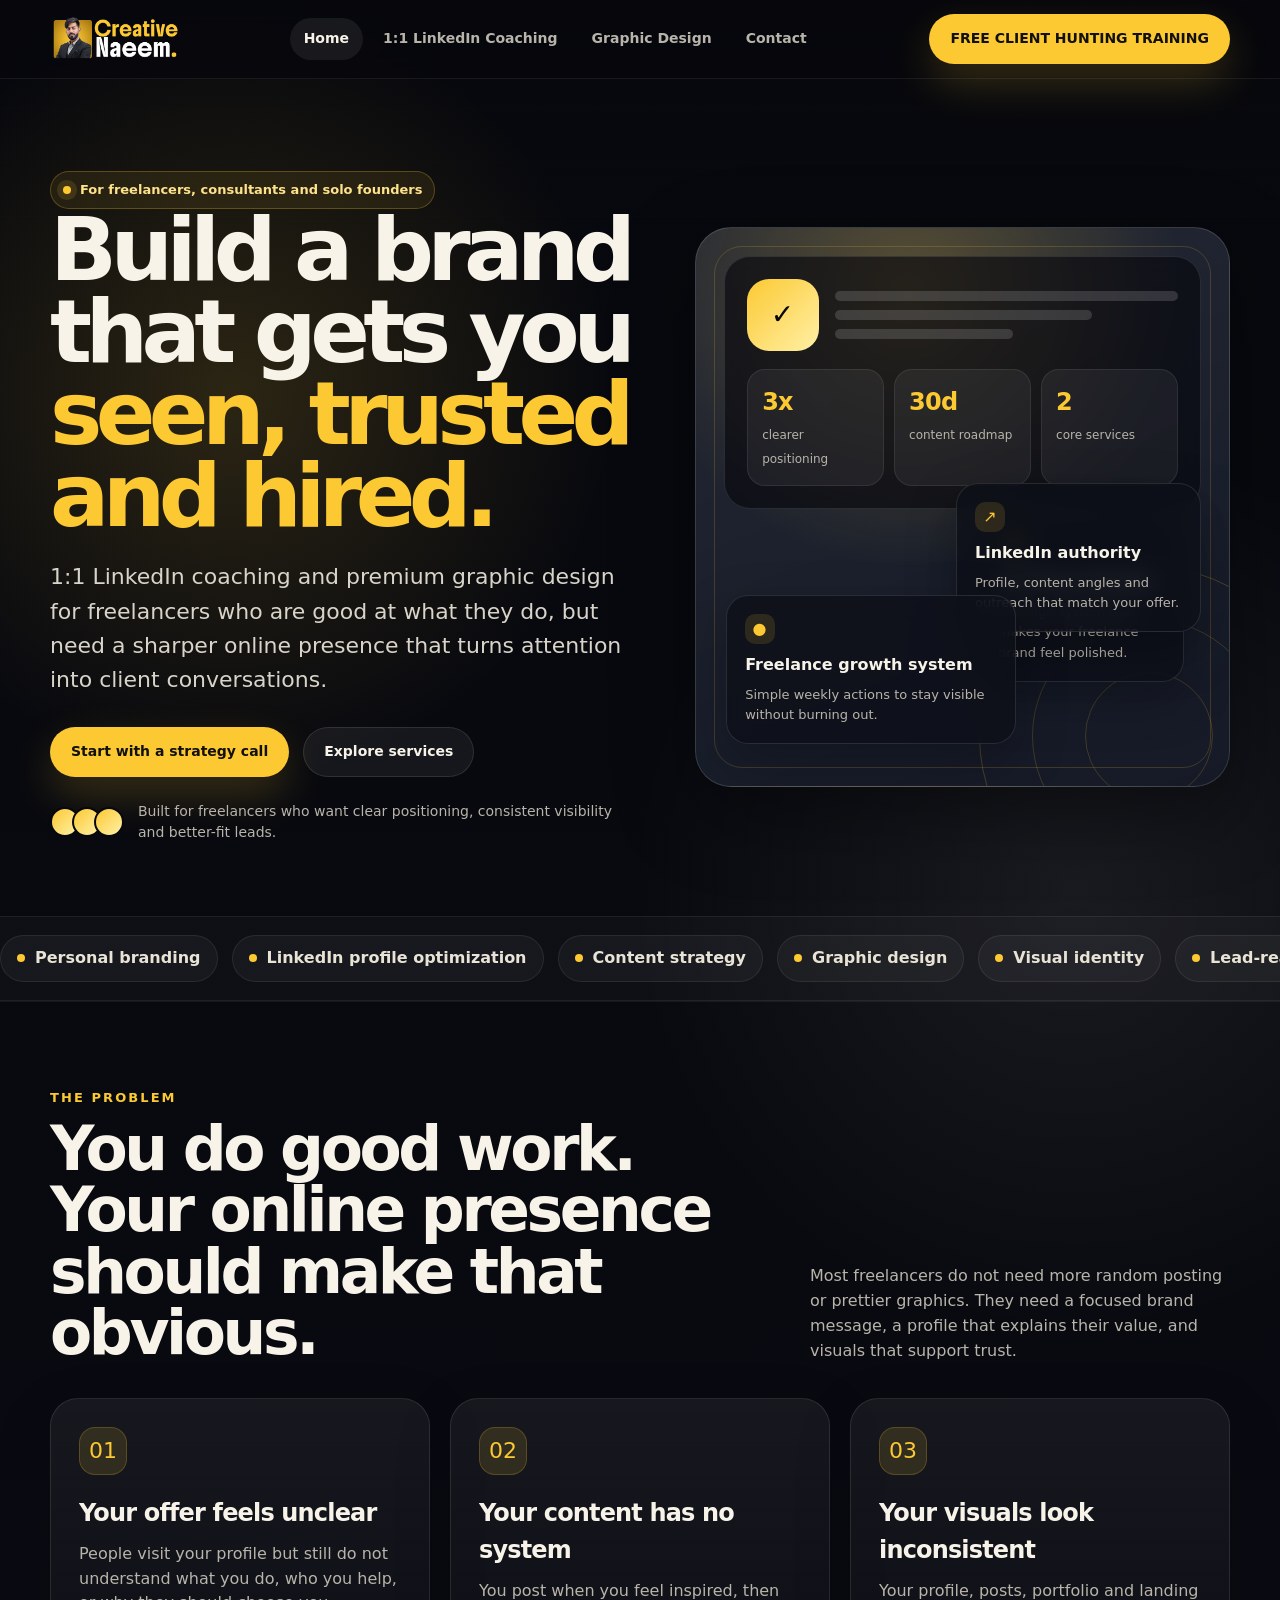
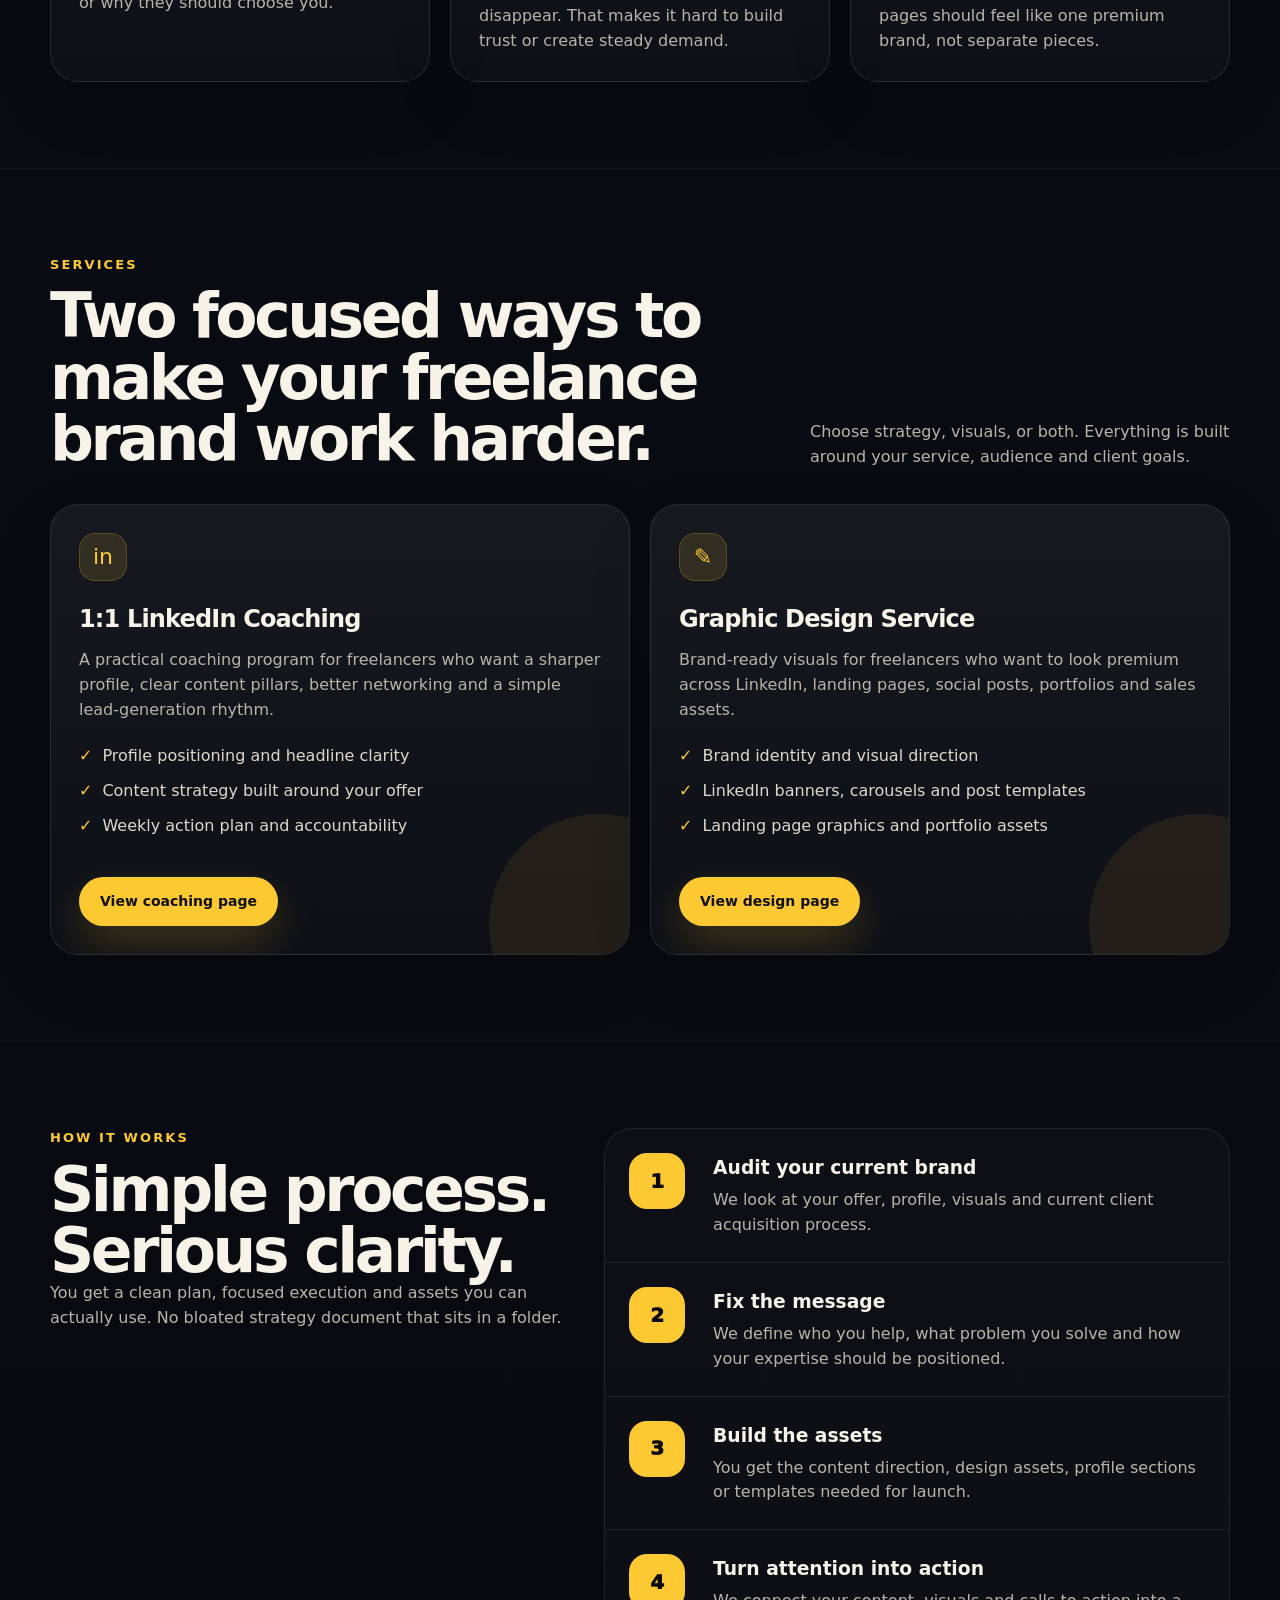
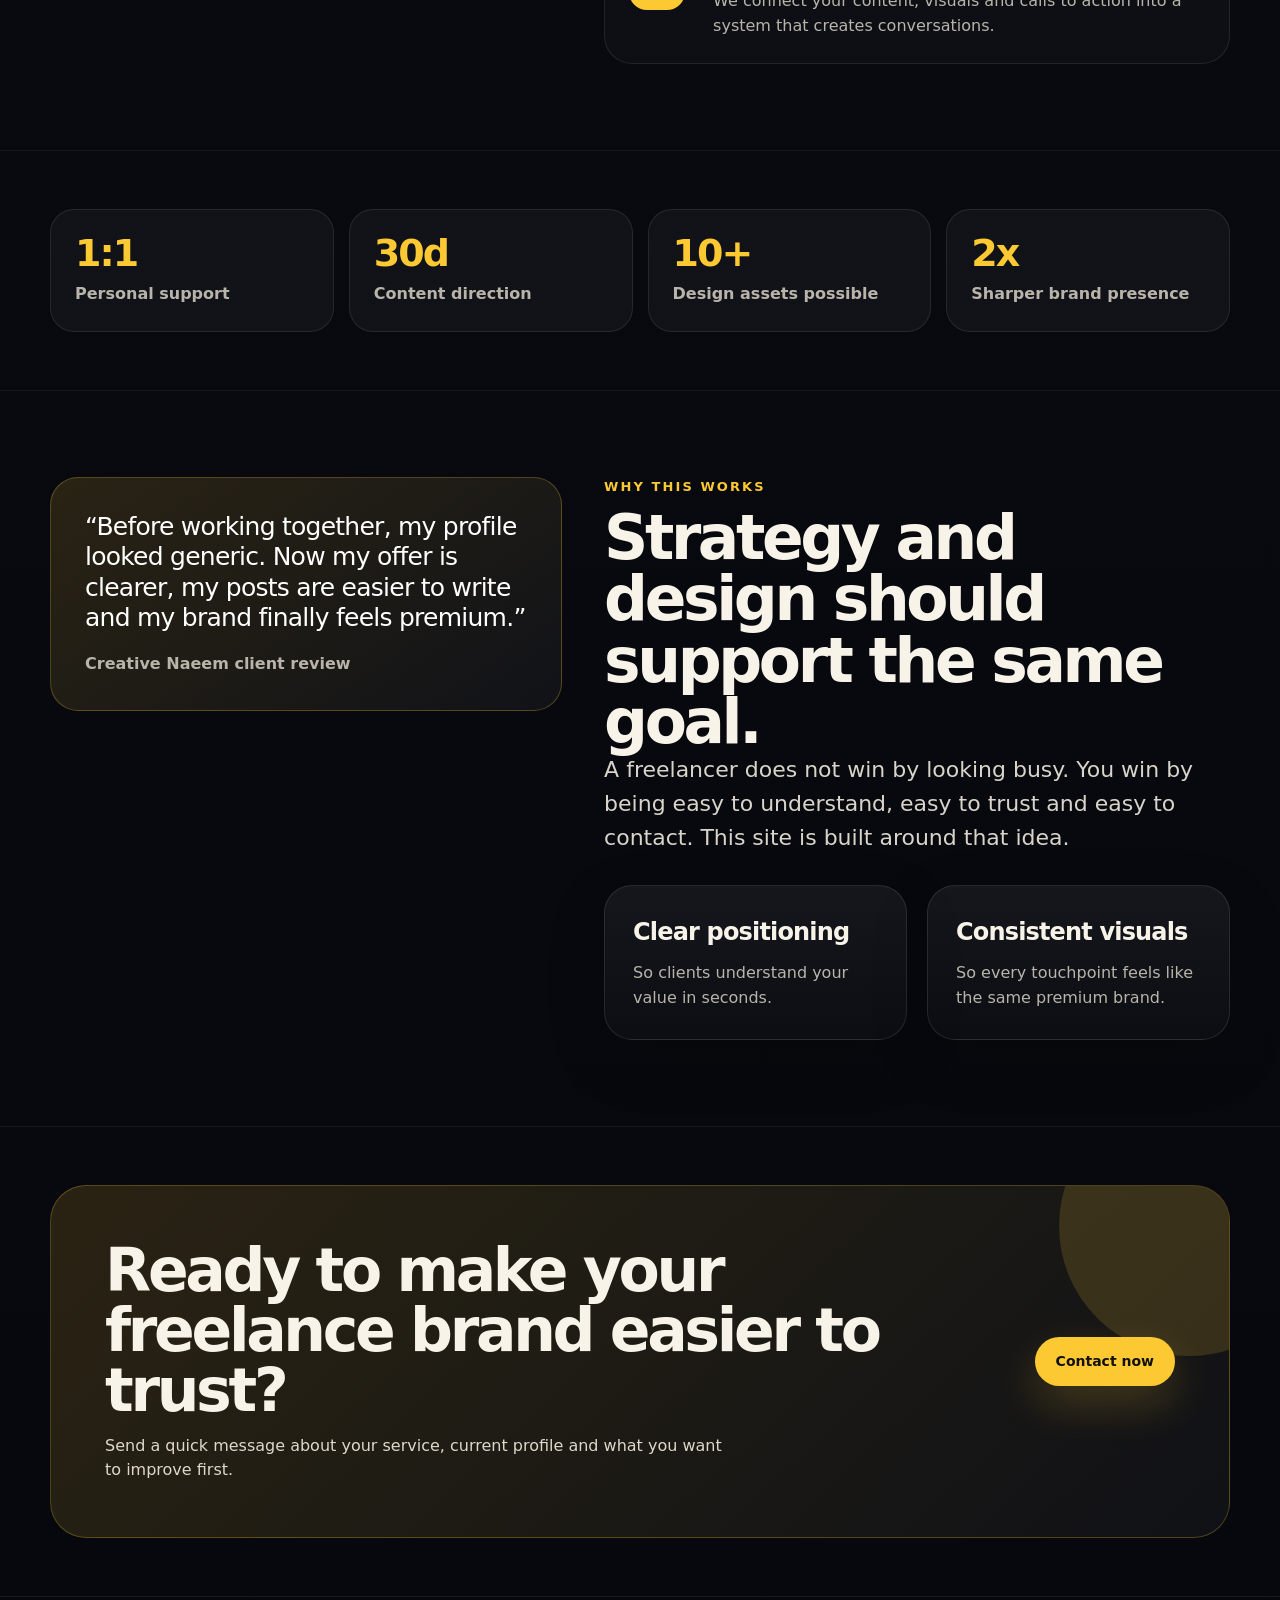
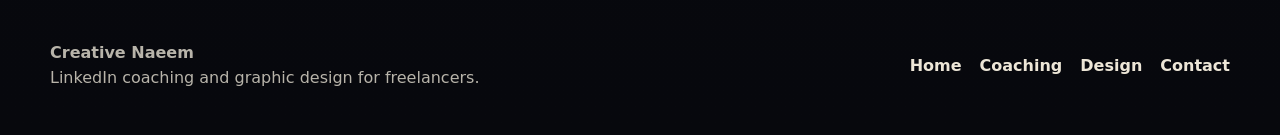
<file: index.html>
<!doctype html>
<html lang="en">
<head>
  <meta charset="utf-8">
  <meta name="viewport" content="width=device-width, initial-scale=1">
  <title>Creative Naeem | LinkedIn Coaching & Design for Freelancers</title>
  <meta name="description" content="Premium LinkedIn coaching and graphic design services for freelancers who want better clients, clearer positioning, and a sharper brand.">
  <link rel="icon" href="assets/myphoto.png" type="image/png">
  <link rel="apple-touch-icon" href="assets/myphoto.png">
  <link rel="stylesheet" href="styles.css">
</head>
<body>
  <header class="nav-wrap">
    <div class="container nav">
      <a class="logo" href="https://www.linkedin.com/in/thecreativenaeem/" aria-label="Creative Naeem on LinkedIn"><img class="nav-logo-img" src="assets/logo.png" alt="Creative Naeem"></a>
      <nav class="nav-links" aria-label="Main navigation">
        <a class="active" href="index.html">Home</a>
        <a href="linkedin-coaching.html">1:1 LinkedIn Coaching</a>
        <a href="graphic-design.html">Graphic Design</a>
        <a href="contact.html">Contact</a>
      </nav>
      <div class="nav-cta">
        <a class="btn btn-primary" href="/7-days-free-training-for-linkdin.html">FREE CLIENT HUNTING TRAINING</a>
        <button class="menu-btn" aria-label="Open menu" aria-expanded="false">☰</button>
      </div>
    </div>
  </header>

  <main>
    <section class="hero">
      <div class="container hero-grid">
        <div>
          <div class="badge"><span class="badge-dot"></span> For freelancers, consultants and solo founders</div>
          <h1>Build a brand that gets you <span class="accent">seen, trusted and hired.</span></h1>
          <p class="lead">1:1 LinkedIn coaching and premium graphic design for freelancers who are good at what they do, but need a sharper online presence that turns attention into client conversations.</p>
          <div class="hero-actions">
            <a class="btn btn-primary" href="contact.html">Start with a strategy call</a>
            <a class="btn btn-secondary" href="#services">Explore services</a>
          </div>
          <div class="hero-note">
            <div class="avatar-stack" aria-hidden="true"><span></span><span></span><span></span></div>
            <span>Built for freelancers who want clear positioning, consistent visibility and better-fit leads.</span>
          </div>
        </div>
        <div class="visual-card" aria-label="Brand growth preview">
          <div class="visual-orbit"></div>
          <div class="profile-mock">
            <div class="profile-top">
              <div class="profile-pic">✓</div>
              <div class="profile-lines">
                <div class="line full"></div>
                <div class="line md"></div>
                <div class="line sm"></div>
              </div>
            </div>
            <div class="metric-row">
              <div class="metric"><strong>3x</strong><span>clearer positioning</span></div>
              <div class="metric"><strong>30d</strong><span>content roadmap</span></div>
              <div class="metric"><strong>2</strong><span>core services</span></div>
            </div>
          </div>
          <div class="floating-card three">
            <span class="spark">✦</span>
            <div class="floating-title">Premium identity</div>
            <p class="floating-copy">A design system that makes your freelance brand feel polished.</p>
          </div>
          <div class="floating-card one">
            <span class="spark">↗</span>
            <div class="floating-title">LinkedIn authority</div>
            <p class="floating-copy">Profile, content angles and outreach that match your offer.</p>
          </div>
          <div class="floating-card two">
            <span class="spark">●</span>
            <div class="floating-title">Freelance growth system</div>
            <p class="floating-copy">Simple weekly actions to stay visible without burning out.</p>
          </div>
        </div>
      </div>
    </section>

    <div class="marquee" aria-hidden="true">
      <div class="marquee-track">
        <span>Personal branding</span><span>LinkedIn profile optimization</span><span>Content strategy</span><span>Graphic design</span><span>Visual identity</span><span>Lead-ready positioning</span>
        <span>Personal branding</span><span>LinkedIn profile optimization</span><span>Content strategy</span><span>Graphic design</span><span>Visual identity</span><span>Lead-ready positioning</span>
      </div>
    </div>

    <section class="section">
      <div class="container">
        <div class="section-head">
          <div>
            <div class="section-kicker">The problem</div>
            <h2>You do good work. Your online presence should make that obvious.</h2>
          </div>
          <p>Most freelancers do not need more random posting or prettier graphics. They need a focused brand message, a profile that explains their value, and visuals that support trust.</p>
        </div>
        <div class="grid-3">
          <article class="card">
            <div class="icon">01</div>
            <h3>Your offer feels unclear</h3>
            <p>People visit your profile but still do not understand what you do, who you help, or why they should choose you.</p>
          </article>
          <article class="card">
            <div class="icon">02</div>
            <h3>Your content has no system</h3>
            <p>You post when you feel inspired, then disappear. That makes it hard to build trust or create steady demand.</p>
          </article>
          <article class="card">
            <div class="icon">03</div>
            <h3>Your visuals look inconsistent</h3>
            <p>Your profile, posts, portfolio and landing pages should feel like one premium brand, not separate pieces.</p>
          </article>
        </div>
      </div>
    </section>

    <section id="services" class="section">
      <div class="container">
        <div class="section-head">
          <div>
            <div class="section-kicker">Services</div>
            <h2>Two focused ways to make your freelance brand work harder.</h2>
          </div>
          <p>Choose strategy, visuals, or both. Everything is built around your service, audience and client goals.</p>
        </div>
        <div class="grid-2">
          <article class="card service-card">
            <div class="top">
              <div class="icon">in</div>
              <h3>1:1 LinkedIn Coaching</h3>
              <p>A practical coaching program for freelancers who want a sharper profile, clear content pillars, better networking and a simple lead-generation rhythm.</p>
              <ul>
                <li>Profile positioning and headline clarity</li>
                <li>Content strategy built around your offer</li>
                <li>Weekly action plan and accountability</li>
              </ul>
            </div>
            <a class="btn btn-primary" href="linkedin-coaching.html">View coaching page</a>
          </article>
          <article class="card service-card">
            <div class="top">
              <div class="icon">✎</div>
              <h3>Graphic Design Service</h3>
              <p>Brand-ready visuals for freelancers who want to look premium across LinkedIn, landing pages, social posts, portfolios and sales assets.</p>
              <ul>
                <li>Brand identity and visual direction</li>
                <li>LinkedIn banners, carousels and post templates</li>
                <li>Landing page graphics and portfolio assets</li>
              </ul>
            </div>
            <a class="btn btn-primary" href="graphic-design.html">View design page</a>
          </article>
        </div>
      </div>
    </section>

    <section class="section">
      <div class="container split">
        <div class="sticky">
          <div class="section-kicker">How it works</div>
          <h2>Simple process. Serious clarity.</h2>
          <p class="muted">You get a clean plan, focused execution and assets you can actually use. No bloated strategy document that sits in a folder.</p>
        </div>
        <div class="timeline">
          <div class="step">
            <div class="step-num">1</div>
            <div><h3>Audit your current brand</h3><p>We look at your offer, profile, visuals and current client acquisition process.</p></div>
          </div>
          <div class="step">
            <div class="step-num">2</div>
            <div><h3>Fix the message</h3><p>We define who you help, what problem you solve and how your expertise should be positioned.</p></div>
          </div>
          <div class="step">
            <div class="step-num">3</div>
            <div><h3>Build the assets</h3><p>You get the content direction, design assets, profile sections or templates needed for launch.</p></div>
          </div>
          <div class="step">
            <div class="step-num">4</div>
            <div><h3>Turn attention into action</h3><p>We connect your content, visuals and calls to action into a system that creates conversations.</p></div>
          </div>
        </div>
      </div>
    </section>

    <section class="section section-sm">
      <div class="container">
        <div class="stats">
          <div class="stat"><strong>1:1</strong><span>Personal support</span></div>
          <div class="stat"><strong>30d</strong><span>Content direction</span></div>
          <div class="stat"><strong>10+</strong><span>Design assets possible</span></div>
          <div class="stat"><strong>2x</strong><span>Sharper brand presence</span></div>
        </div>
      </div>
    </section>

    <section class="section">
      <div class="container split">
        <div class="quote-card">
          <p>“Before working together, my profile looked generic. Now my offer is clearer, my posts are easier to write and my brand finally feels premium.”</p>
          <span>Creative Naeem client review</span>
        </div>
        <div>
          <div class="section-kicker">Why this works</div>
          <h2>Strategy and design should support the same goal.</h2>
          <p class="lead">A freelancer does not win by looking busy. You win by being easy to understand, easy to trust and easy to contact. This site is built around that idea.</p>
          <div class="grid-2">
            <div class="card"><h3>Clear positioning</h3><p>So clients understand your value in seconds.</p></div>
            <div class="card"><h3>Consistent visuals</h3><p>So every touchpoint feels like the same premium brand.</p></div>
          </div>
        </div>
      </div>
    </section>

    <section class="section section-sm">
      <div class="container cta">
        <div>
          <h2>Ready to make your freelance brand easier to trust?</h2>
          <p>Send a quick message about your service, current profile and what you want to improve first.</p>
        </div>
        <a class="btn btn-primary" href="contact.html">Contact now</a>
      </div>
    </section>
  </main>

  <footer class="footer">
    <div class="container footer-grid">
      <div><strong>Creative Naeem</strong><br>LinkedIn coaching and graphic design for freelancers.</div>
      <div class="footer-links"><a href="index.html">Home</a><a href="linkedin-coaching.html">Coaching</a><a href="graphic-design.html">Design</a><a href="contact.html">Contact</a></div>
    </div>
  </footer>
  <script src="script.js"></script>
</body>
</html>
</file>
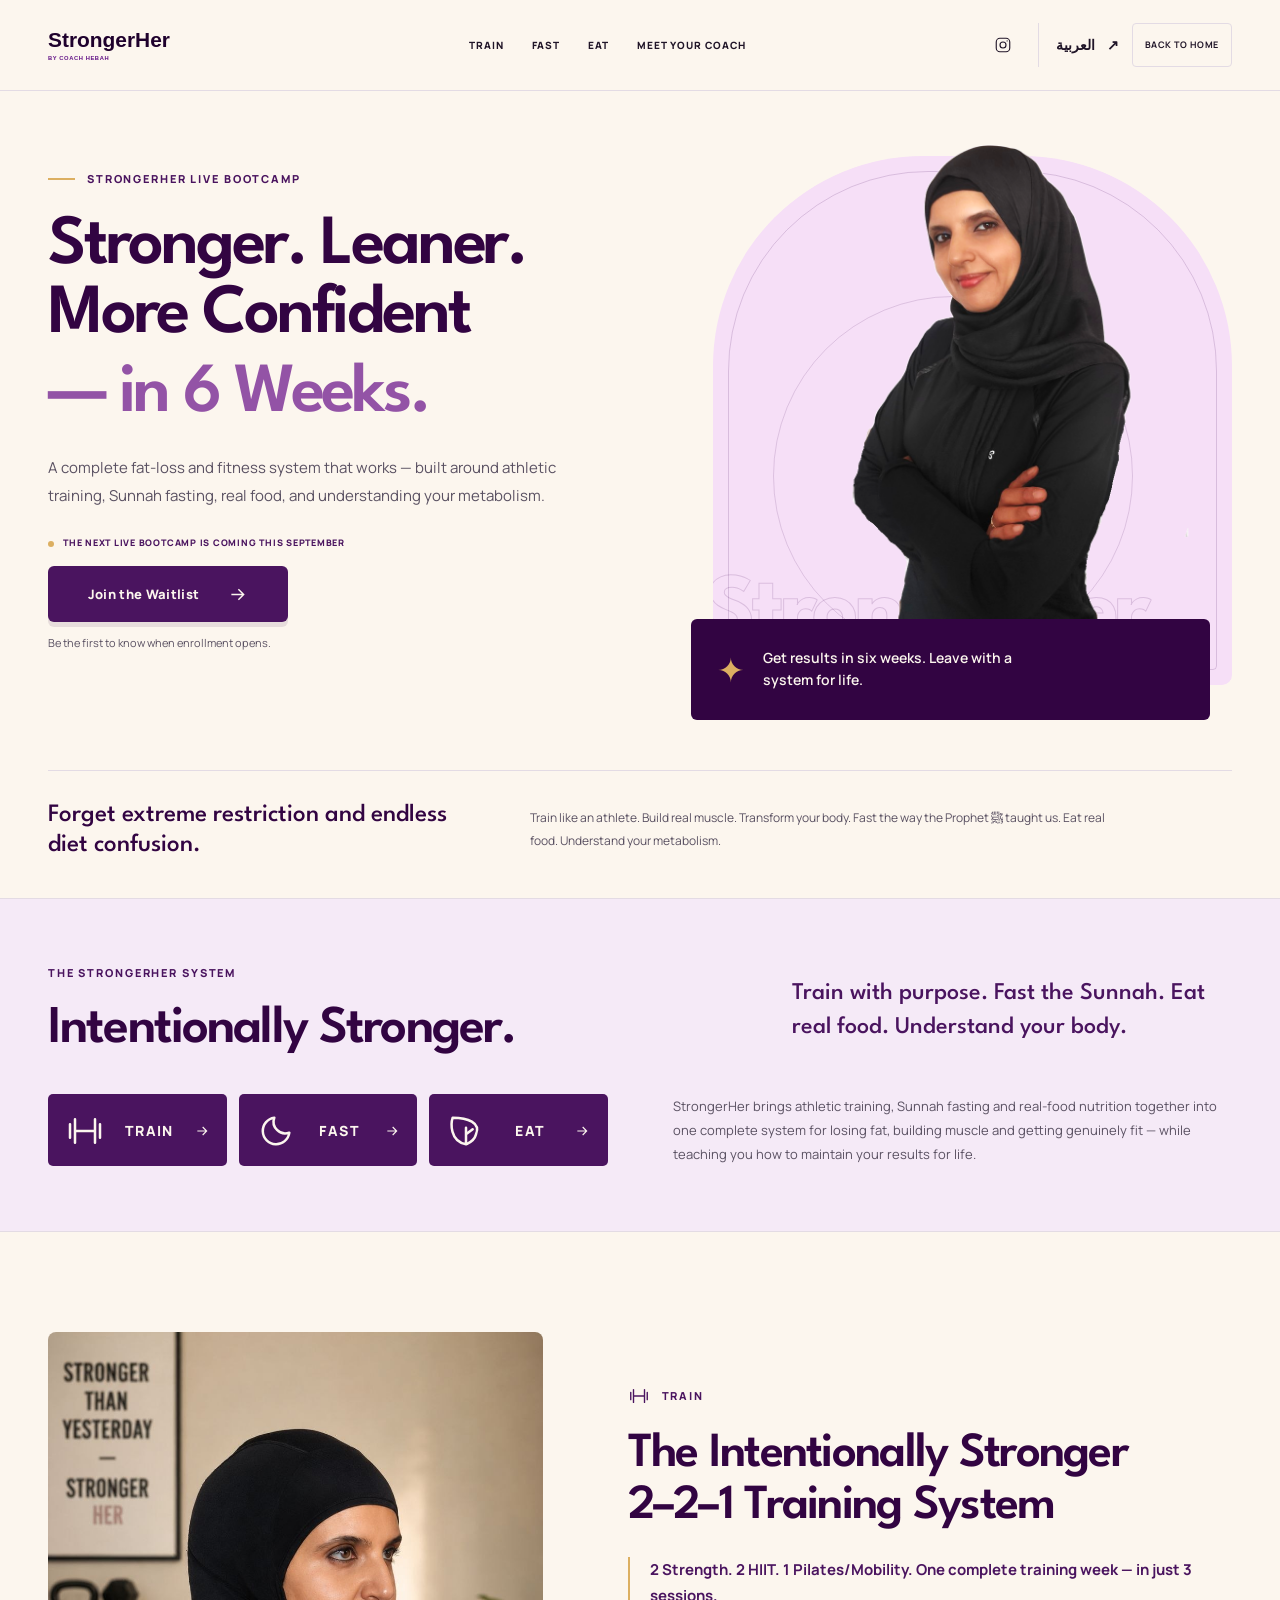
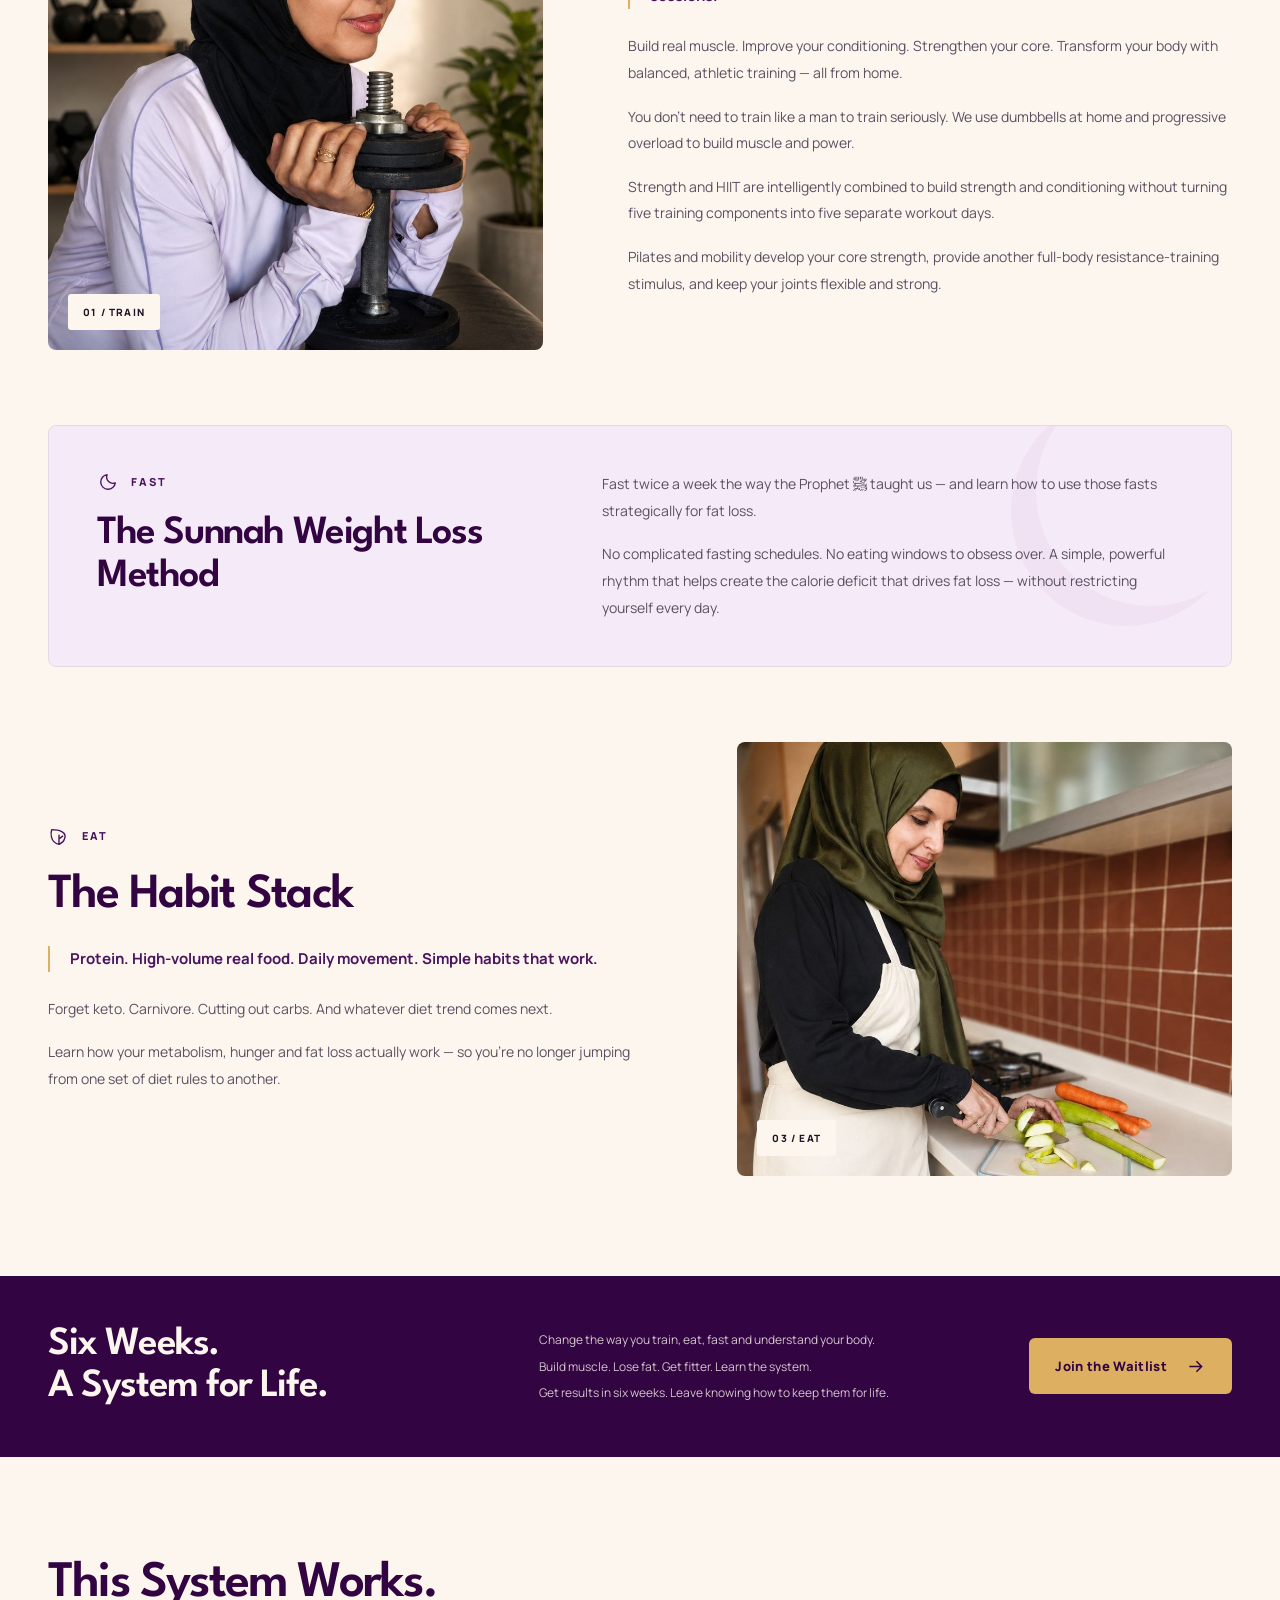
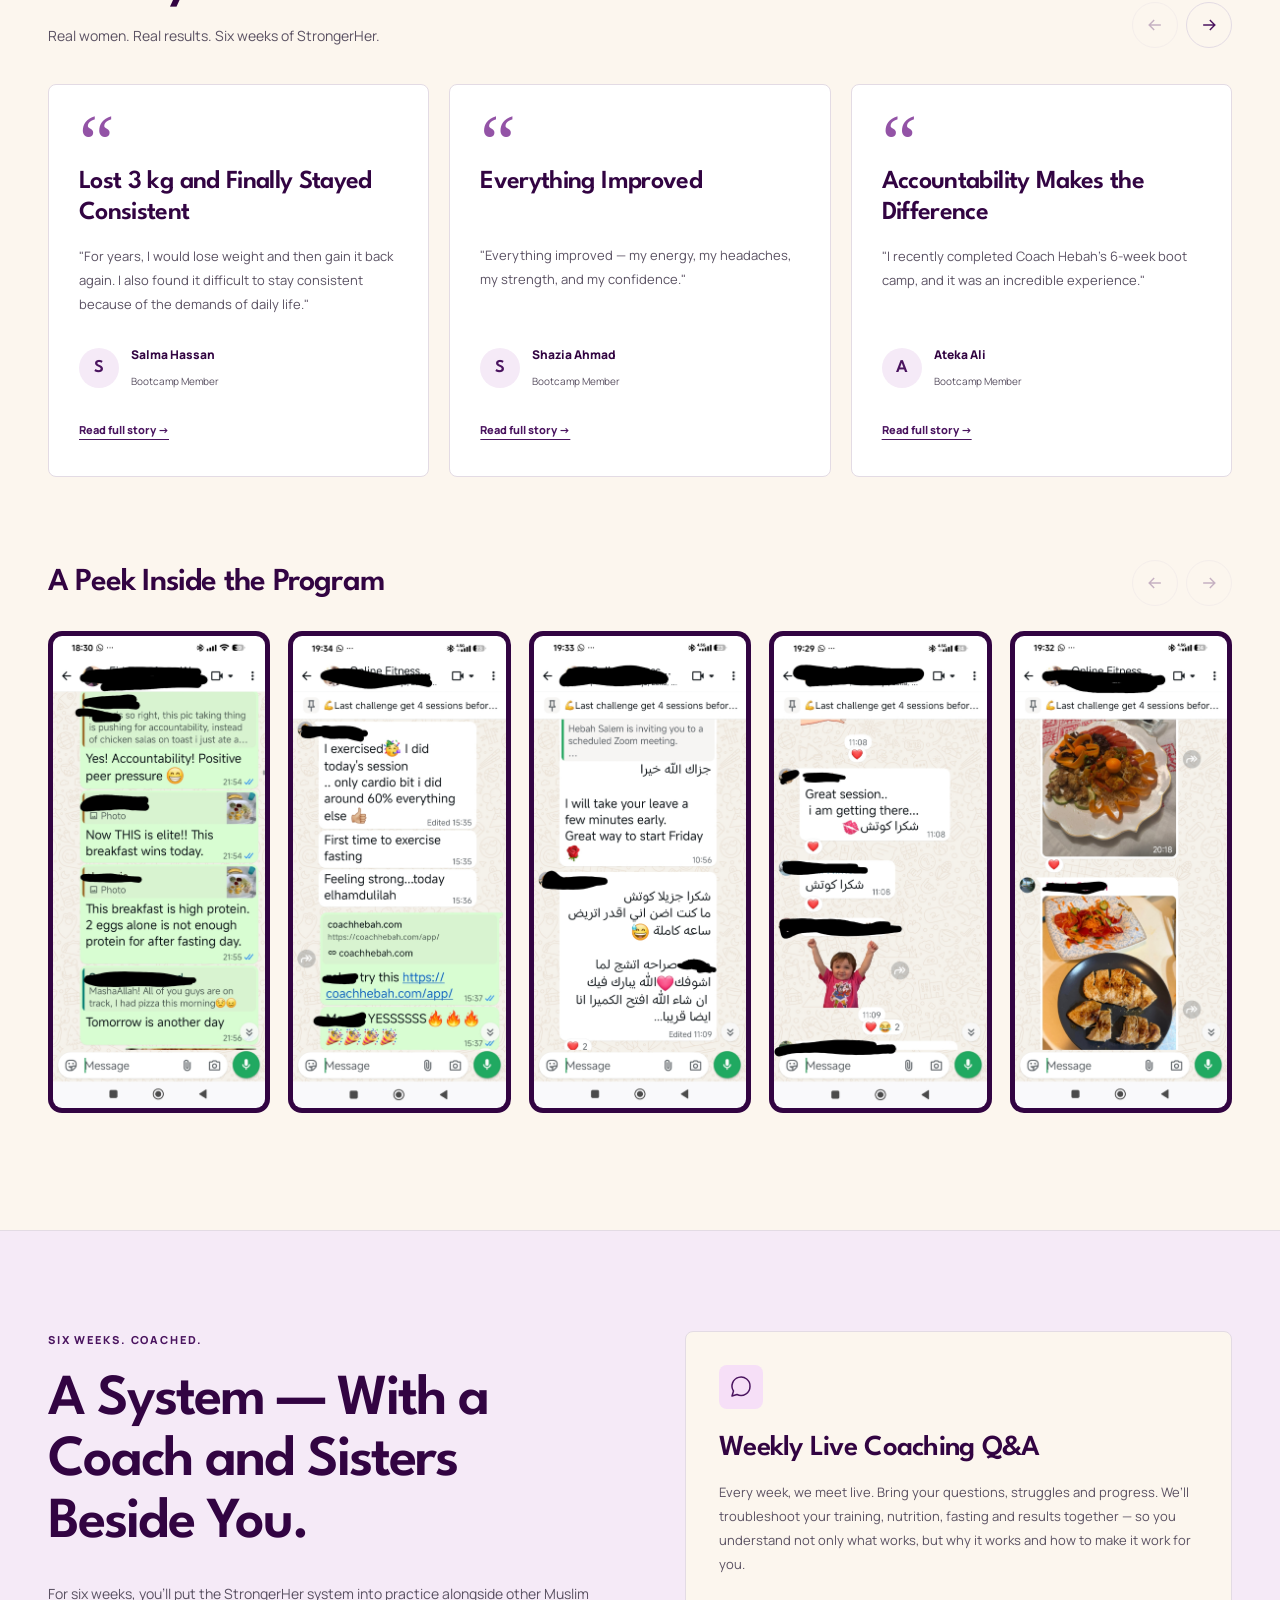
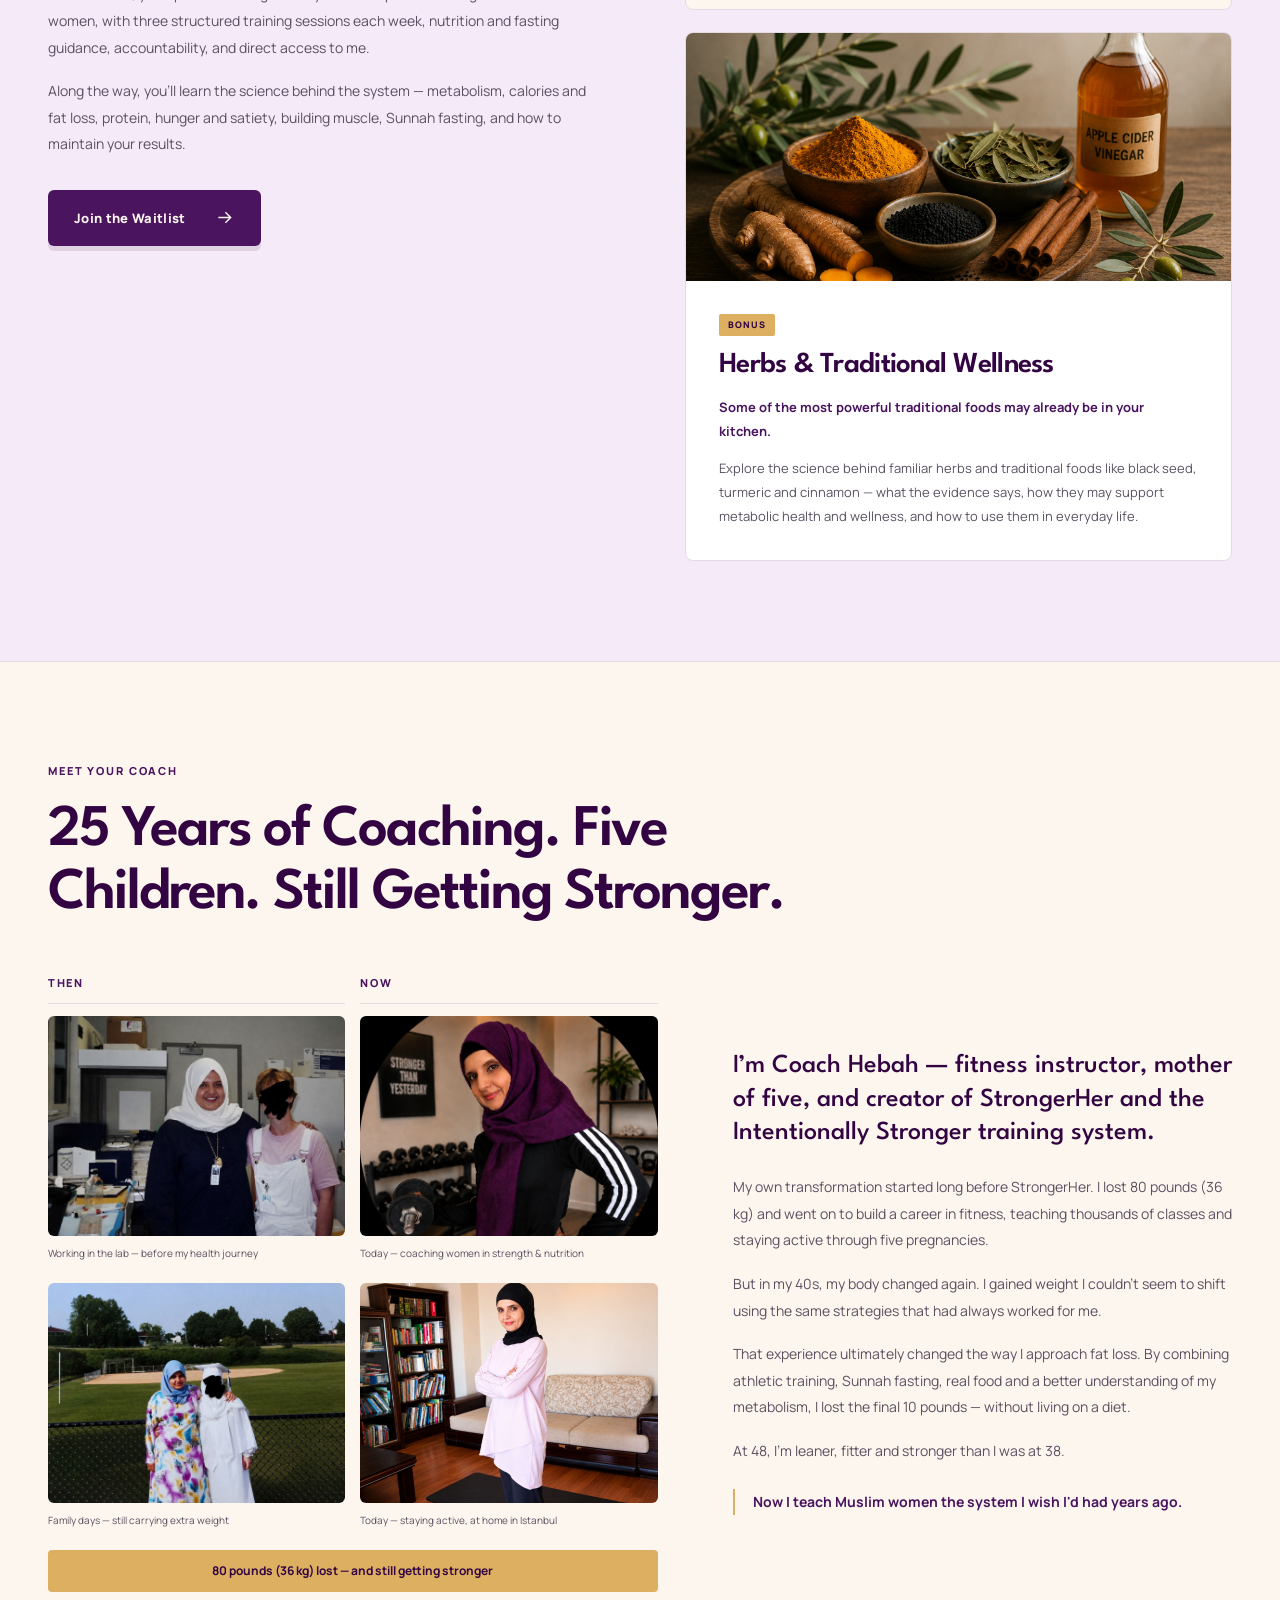
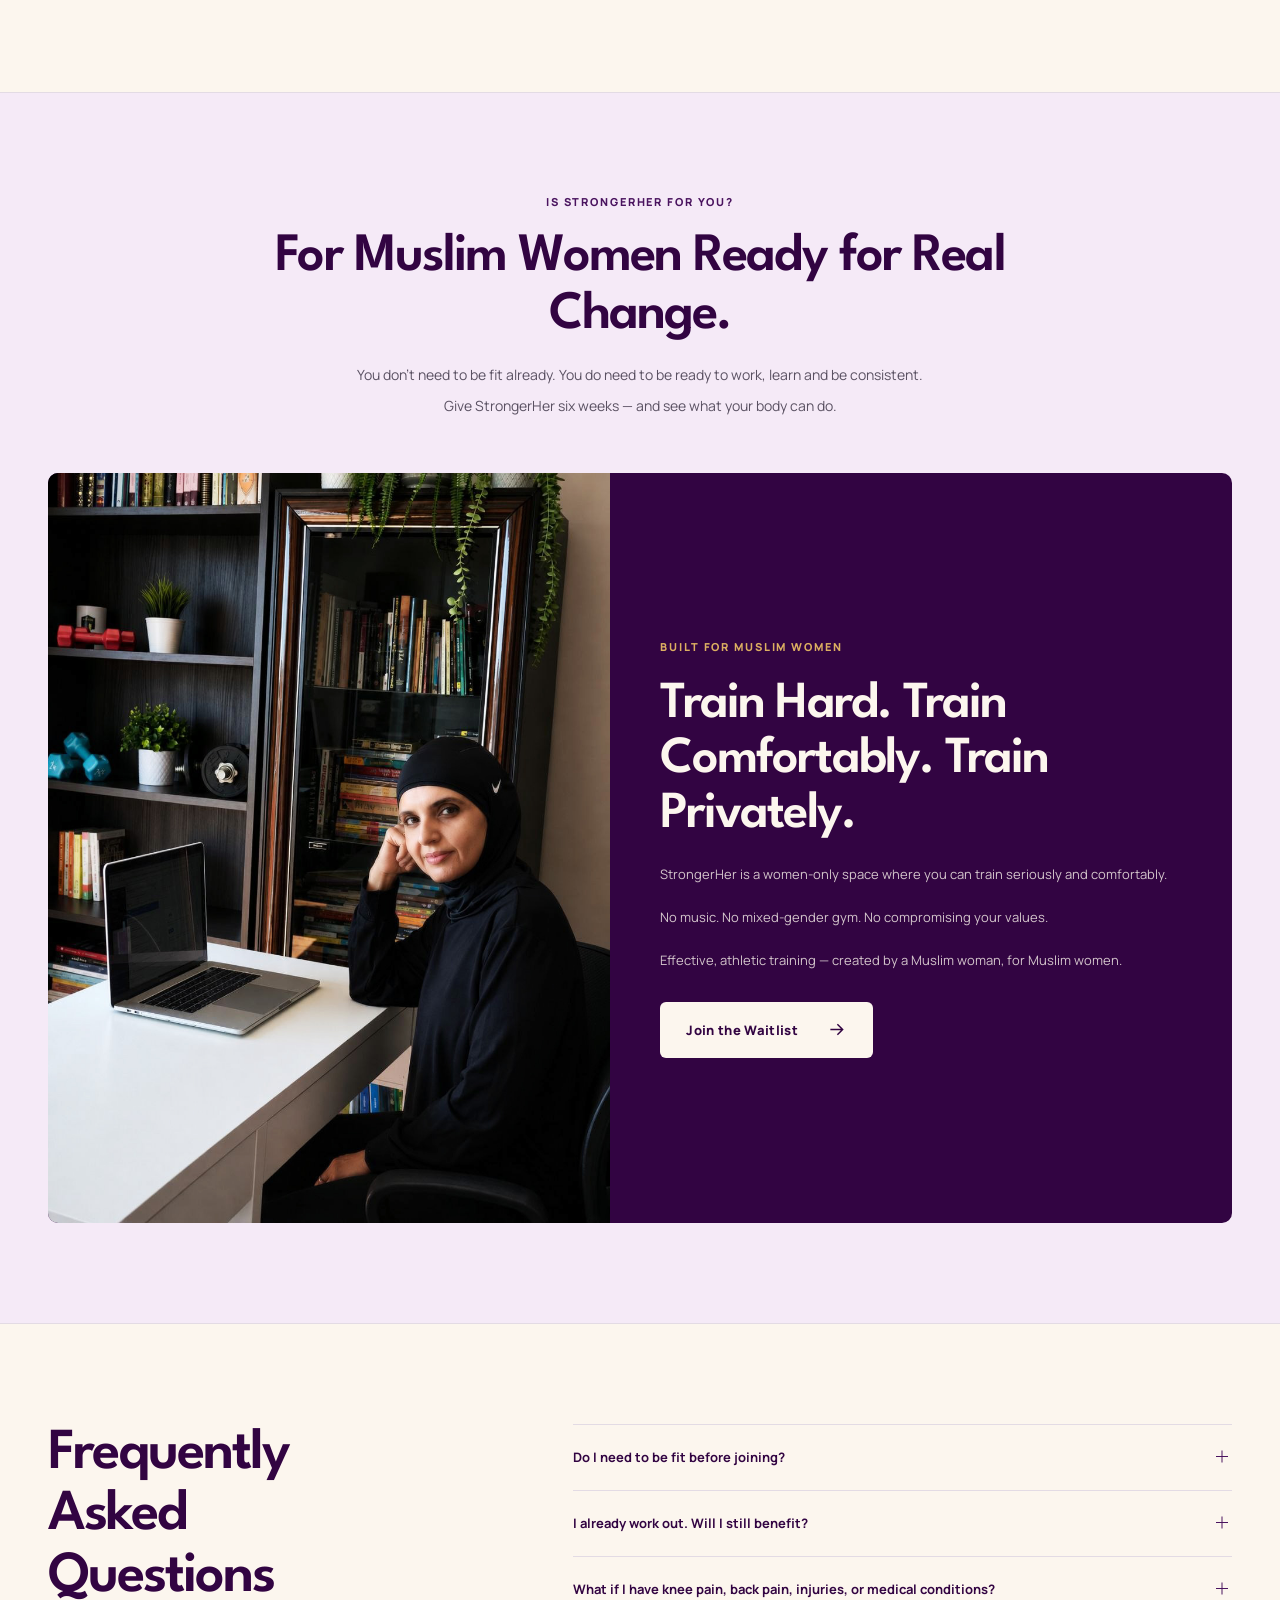
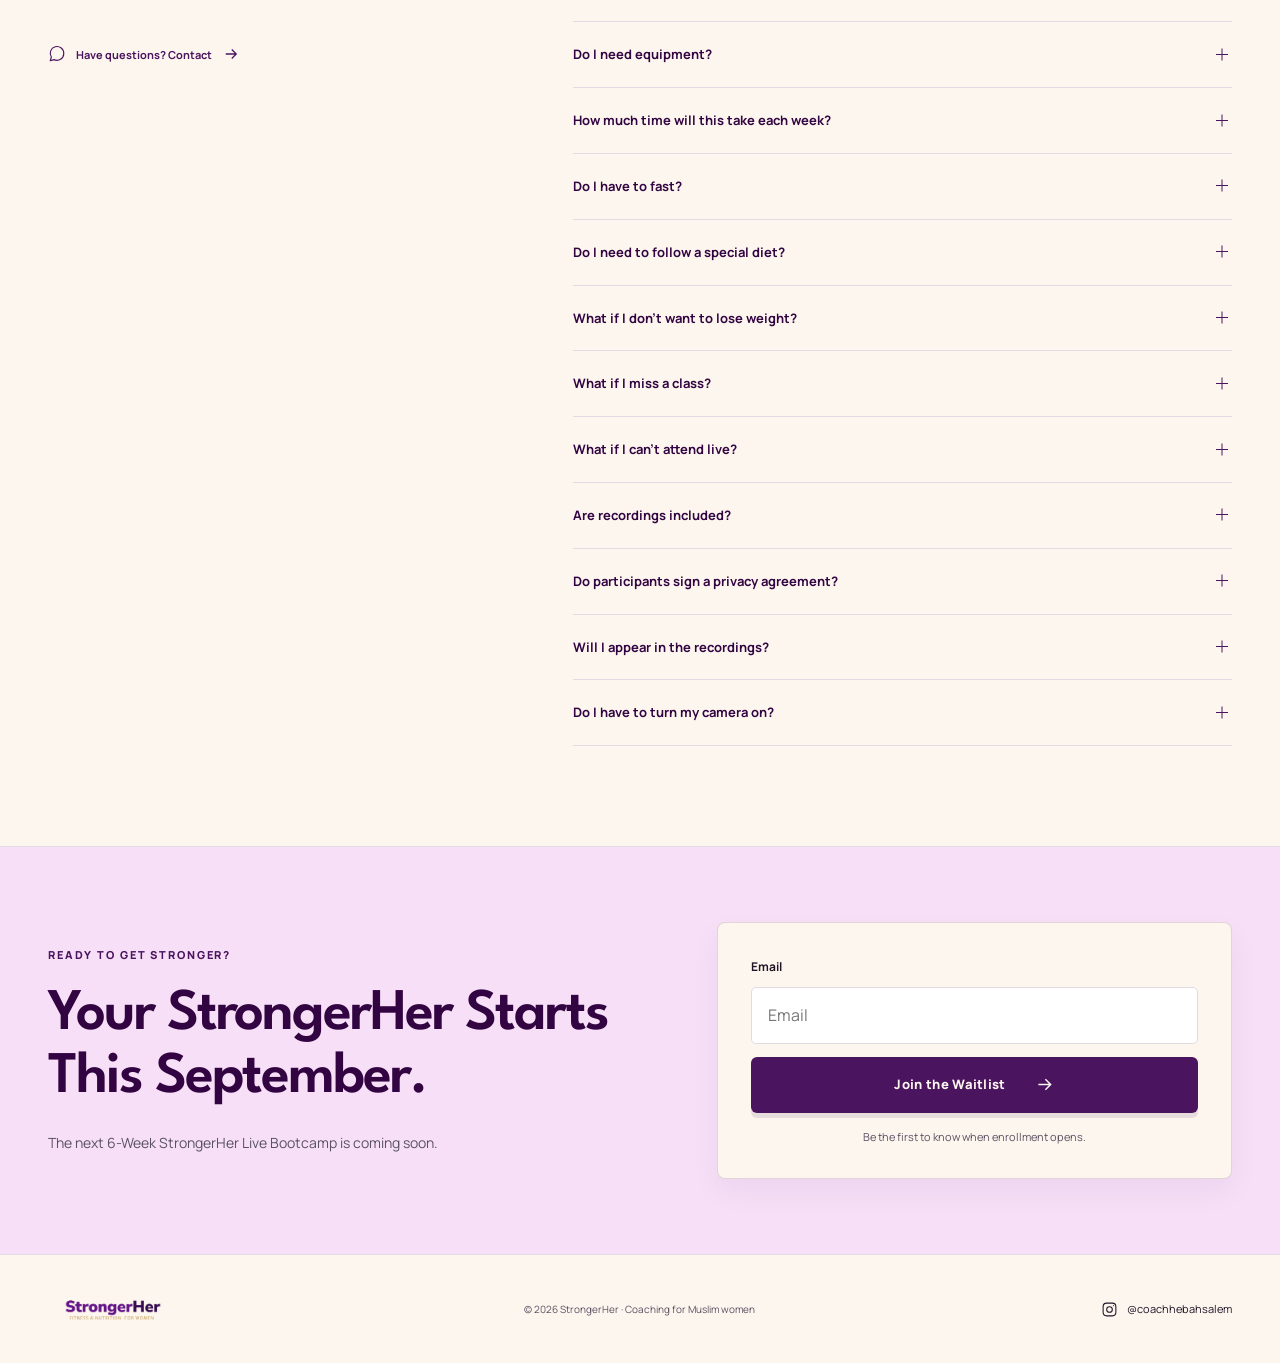
<file: coachhebah/index.html>
<!DOCTYPE html>
<html lang="en">

  <head>
    <meta charset="UTF-8">
    <meta name="viewport" content="width=device-width, initial-scale=1">
    <meta name="theme-color" content="#310642">
    <link rel="icon" href="data:,">
    <title>StrongerHer — Summer Bootcamp for Muslim Women</title>
    <meta name="description"
      content="A 6-week live fitness, nutrition and lifestyle bootcamp designed for busy Muslim women. Coached by Hebah.">
    <style>
      @font-face {
        font-family: 'League Spartan';
        font-style: normal;
        font-weight: 400;
        font-display: swap;
        src: url(assets/kJEnBuEW6A0lliaV_m88ja5Twtx8BWhtkDVmjZvM_oTpBA.ttf) format('truetype');
      }

      @font-face {
        font-family: 'League Spartan';
        font-style: normal;
        font-weight: 500;
        font-display: swap;
        src: url(assets/kJEnBuEW6A0lliaV_m88ja5Twtx8BWhtkDVmjZvMzITpBA.ttf) format('truetype');
      }

      @font-face {
        font-family: 'League Spartan';
        font-style: normal;
        font-weight: 600;
        font-display: swap;
        src: url(assets/kJEnBuEW6A0lliaV_m88ja5Twtx8BWhtkDVmjZvMIIPpBA.ttf) format('truetype');
      }

      @font-face {
        font-family: 'League Spartan';
        font-style: normal;
        font-weight: 700;
        font-display: swap;
        src: url(assets/kJEnBuEW6A0lliaV_m88ja5Twtx8BWhtkDVmjZvMGYPpBA.ttf) format('truetype');
      }

      @font-face {
        font-family: 'League Spartan';
        font-style: normal;
        font-weight: 800;
        font-display: swap;
        src: url(assets/kJEnBuEW6A0lliaV_m88ja5Twtx8BWhtkDVmjZvMfoPpBA.ttf) format('truetype');
      }

      @font-face {
        font-family: 'Manrope';
        font-style: normal;
        font-weight: 400;
        font-display: swap;
        src: url(assets/xn7_YHE41ni1AdIRqAuZuw1Bx9mbZk79FO_F.ttf) format('truetype');
      }

      @font-face {
        font-family: 'Manrope';
        font-style: normal;
        font-weight: 500;
        font-display: swap;
        src: url(assets/xn7_YHE41ni1AdIRqAuZuw1Bx9mbZk7PFO_F.ttf) format('truetype');
      }

      @font-face {
        font-family: 'Manrope';
        font-style: normal;
        font-weight: 600;
        font-display: swap;
        src: url(assets/xn7_YHE41ni1AdIRqAuZuw1Bx9mbZk4jE-_F.ttf) format('truetype');
      }

      @font-face {
        font-family: 'Manrope';
        font-style: normal;
        font-weight: 700;
        font-display: swap;
        src: url(assets/xn7_YHE41ni1AdIRqAuZuw1Bx9mbZk4aE-_F.ttf) format('truetype');
      }

      @font-face {
        font-family: 'Manrope';
        font-style: normal;
        font-weight: 800;
        font-display: swap;
        src: url(assets/xn7_YHE41ni1AdIRqAuZuw1Bx9mbZk59E-_F.ttf) format('truetype');
      }

      :root {
        --cream: oklch(97.5% .012 75);
        --ink: oklch(22% .04 310);
        --purple: oklch(32% .13 315);
        --deep: oklch(24% .11 315);
        --soft: oklch(55% .14 318);
        --muted: oklch(45% .03 310);
        --lilac: oklch(95% .02 320);
        --accent: oklch(93% .04 325);
        --gold: oklch(78% .11 80);
        --blush: oklch(88% .05 20);
        --border: oklch(90% .015 320);
        --body: 'Manrope', sans-serif;
        --display: 'League Spartan', sans-serif
      }

      * {
        box-sizing: border-box
      }

      html {
        scroll-behavior: smooth;
        scroll-padding-top: 100px
      }

      body {
        margin: 0;
        background: var(--cream);
        color: var(--ink);
        font: 15px/1.8 var(--body);
        -webkit-font-smoothing: antialiased
      }

      body.modal-open {
        overflow: hidden
      }

      img {
        display: block;
        max-width: 100%
      }

      a {
        color: inherit;
        text-decoration: none
      }

      button,
      input {
        font: inherit
      }

      button,
      a,
      input,
      summary {
        -webkit-tap-highlight-color: transparent
      }

      button {
        cursor: pointer
      }

      button svg,
      a svg {
        flex-shrink: 0
      }

      svg {
        width: 24px;
        height: 24px
      }

      h1,
      h2,
      h3,
      p,
      figure {
        margin: 0
      }

      h1,
      h2,
      h3 {
        font-family: var(--display);
        color: var(--deep);
        font-weight: 600;
        line-height: 1.06;
        letter-spacing: -.035em
      }

      h2 {
        font-size: clamp(38px, 4vw, 56px)
      }

      h3 {
        font-size: 29px;
        line-height: 1.14;
        letter-spacing: -.025em
      }

      p {
        color: var(--muted)
      }

      :focus-visible {
        outline: 3px solid var(--soft);
        outline-offset: 5px
      }

      .wrap {
        width: min(1200px, calc(100% - 96px));
        margin-inline: auto
      }

      .section {
        padding-block: 100px
      }

      .eyebrow {
        font-size: 11px;
        font-weight: 800;
        letter-spacing: .17em;
        line-height: 1.7;
        color: var(--purple);
        text-transform: uppercase;
        display: flex;
        align-items: center;
        gap: 12px
      }

      .eyebrow svg {
        width: 22px;
        height: 22px
      }

      .button {
        min-height: 56px;
        padding: 15px 25px;
        border: 1px solid transparent;
        border-radius: 6px;
        background: var(--purple);
        color: var(--cream);
        display: inline-flex;
        align-items: center;
        justify-content: center;
        gap: 28px;
        font-size: 13px;
        font-weight: 800;
        letter-spacing: .025em;
        line-height: 1.4;
        box-shadow: 0 5px 0 color-mix(in srgb, var(--deep) 10%, transparent)
      }

      .button svg {
        width: 21px;
        height: 21px
      }

      .button:hover {
        background: var(--deep)
      }

      .button-light {
        background: var(--cream);
        color: var(--deep);
        box-shadow: none
      }

      .button-light:hover {
        background: var(--accent)
      }

      .button-gold {
        background: var(--gold);
        color: var(--deep);
        box-shadow: none
      }

      .button-gold:hover {
        background: var(--accent)
      }

      .microcopy {
        font-size: 11px;
        line-height: 1.6
      }

      .tiny-line {
        width: 27px;
        height: 2px;
        background: var(--gold)
      }

      .site-header {
        border-bottom: 1px solid var(--border);
        background: var(--cream)
      }

      .header-inner {
        display: flex;
        align-items: center;
        justify-content: space-between;
        gap: 30px;
        min-height: 90px
      }

      .logo {
        width: 186px;
        height: auto
      }

      .header-inner nav {
        display: flex;
        align-items: center;
        gap: 28px
      }

      .header-inner nav a {
        font-size: 10px;
        font-weight: 800;
        letter-spacing: .09em;
        min-height: 44px;
        display: flex;
        align-items: center
      }

      .header-inner nav a:hover {
        color: var(--soft)
      }

      .header-actions {
        display: flex;
        align-items: center;
        gap: 13px
      }

      .social {
        width: 44px;
        height: 44px;
        display: grid;
        place-items: center
      }

      .social svg {
        width: 18px;
        height: 18px
      }

      .language {
        display: flex;
        align-items: center;
        justify-content: center;
        gap: 12px;
        min-height: 44px;
        font-size: 14px;
        font-weight: 700;
        border-inline-start: 1px solid var(--border);
        padding-inline-start: 17px
      }

      .home {
        font-size: 9px;
        font-weight: 700;
        letter-spacing: .06em;
        padding: 8px 12px;
        border: 1px solid var(--border);
        border-radius: 4px;
        white-space: nowrap;
        display: flex;
        align-items: center;
        min-height: 44px
      }

      .hero {
        display: grid;
        grid-template-columns: 1.08fr .92fr;
        column-gap: 56px;
        padding-top: 65px
      }

      .hero-copy {
        padding-top: 14px
      }

      .hero h1 {
        font-size: clamp(58px, 5.5vw, 78px);
        line-height: .99;
        letter-spacing: -.045em;
        margin-top: 23px;
        font-weight: 600
      }

      .hero-emphasis {
        display: block;
        color: var(--soft);
        margin-top: 9px
      }

      .hero-lead {
        max-width: 510px;
        font-size: 15px;
        line-height: 1.85;
        margin-top: 24px
      }

      .hero-action {
        margin-top: 27px
      }

      .availability {
        display: flex;
        align-items: center;
        gap: 9px;
        font-size: 9px;
        letter-spacing: .085em;
        color: var(--purple);
        font-weight: 800;
        line-height: 1.65;
        max-width: 470px
      }

      .availability>span {
        width: 6px;
        height: 6px;
        flex: 0 0 6px;
        background: var(--gold);
        border-radius: 50%
      }

      .hero-action .button {
        margin-top: 15px;
        min-width: 240px
      }

      .hero-action .microcopy {
        margin-top: 12px
      }

      .hero-visual {
        position: relative;
        min-width: 0;
        height: 579px;
        align-self: end;
        display: flex;
        justify-content: center;
        align-items: flex-end;
        padding: 0 15px 61px
      }

      .portrait-backdrop {
        position: absolute;
        inset: 0 0 50px;
        background: var(--accent);
        border-radius: 210px 210px 10px 10px;
        overflow: hidden
      }

      .portrait-backdrop:after {
        content: '';
        position: absolute;
        inset: 15px;
        border: 1px solid color-mix(in srgb, var(--purple) 17%, transparent);
        border-radius: 200px 200px 4px 4px
      }

      .orbit {
        width: 360px;
        height: 360px;
        border: 1px solid color-mix(in srgb, var(--purple) 15%, transparent);
        border-radius: 50%;
        position: absolute;
        top: 140px;
        left: 60px
      }

      .outline-word {
        position: absolute;
        bottom: 25px;
        left: -8px;
        white-space: nowrap;
        font: 700 91px/1 var(--display);
        letter-spacing: -.045em;
        color: transparent;
        -webkit-text-stroke: 1px color-mix(in srgb, var(--purple) 16%, transparent)
      }

      .hero-person {
        position: relative;
        z-index: 1;
        width: 100%;
        height: 530px;
        object-fit: contain;
        object-position: bottom
      }

      .portrait-caption {
        position: absolute;
        z-index: 2;
        bottom: 15px;
        left: -22px;
        right: 22px;
        background: var(--deep);
        padding: 21px 26px;
        display: flex;
        align-items: center;
        gap: 18px;
        border-radius: 6px
      }

      .caption-mark {
        font-size: 33px;
        color: var(--gold)
      }

      .portrait-caption p {
        color: var(--cream);
        font-size: 14px;
        font-weight: 600;
        line-height: 1.6;
        max-width: 300px
      }

      .hero-note {
        grid-column: 1/-1;
        display: grid;
        grid-template-columns: .75fr 1.25fr;
        align-items: center;
        gap: 60px;
        border-top: 1px solid var(--border);
        margin-top: 35px;
        padding-block: 29px 38px
      }

      .hero-note-title {
        font: 500 25px/1.2 var(--display);
        color: var(--deep)
      }

      .hero-note>p:last-child {
        font-size: 12px;
        line-height: 1.9;
        max-width: 600px
      }

      .section-heading {
        display: flex;
        align-items: flex-end;
        justify-content: space-between;
        gap: 40px;
        margin-bottom: 36px
      }

      .section-heading .eyebrow {
        margin-bottom: 19px
      }

      .section-subtitle {
        margin-top: 12px;
        font-size: 14px
      }

      .system-section {
        background: var(--lilac);
        border-block: 1px solid var(--border);
        padding-block: 65px
      }

      .system-heading {
        align-items: center
      }

      .system-heading h2 {
        font-size: 53px
      }

      .system-lead {
        font: 500 24px/1.4 var(--display);
        max-width: 440px;
        color: var(--purple)
      }

      .system-intro {
        display: grid;
        grid-template-columns: 1fr 1fr;
        gap: 65px;
        align-items: center
      }

      .system-intro>p {
        font-size: 13px;
        line-height: 1.85
      }

      .pillar-index {
        display: grid;
        grid-template-columns: repeat(3, 1fr);
        gap: 12px
      }

      .pillar-index a {
        display: flex;
        align-items: center;
        flex-wrap: wrap;
        gap: 14px;
        padding: 16px 16px 14px;
        border: 1px solid color-mix(in srgb, var(--purple) 18%, transparent);
        background: color-mix(in srgb, var(--purple) 100%, transparent);
        border-radius: 5px;
        color: var(--cream)
      }

      .pillar-index a>svg:first-child {
        width: 40px;
        height: 40px;
        /* flex-basis: 100%; */
        margin-right: auto
      }

      .pillar-index span {
        font-size: 14px;
        letter-spacing: .1em;
        font-weight: 800
      }

      .pillar-index a>svg:last-child {
        width: 16px;
        height: 16px;
        margin-left: auto
      }

      .pillar-index a:hover {
        background: color-mix(in srgb, var(--purple) 80%, transparent);
      }

      .method-row {
        display: grid;
        grid-template-columns: .9fr 1.1fr;
        gap: 85px;
        align-items: center
      }

      .editorial-photo {
        position: relative;
        overflow: hidden;
        border-radius: 8px
      }

      .editorial-photo>img {
        width: 100%;
        aspect-ratio: 4/5;
        object-fit: cover
      }

      .photo-corner {
        position: absolute;
        left: 20px;
        bottom: 20px;
        background: var(--cream);
        padding: 9px 15px;
        font-size: 10px;
        font-weight: 800;
        letter-spacing: .12em;
        border-radius: 3px
      }

      .method-copy .eyebrow {
        margin-bottom: 22px
      }

      .method-copy h2 {
        font-size: 49px;
        max-width: 510px
      }

      .method-callout {
        border-left: 2px solid var(--gold);
        padding-left: 20px;
        font-weight: 700;
        color: var(--purple);
        font-size: 15px;
        line-height: 1.75;
        margin: 24px 0
      }

      .prose p+p {
        margin-top: 17px
      }

      .prose {
        font-size: 14px;
        line-height: 1.9
      }

      .fast-panel {
        margin-block: 75px;
        position: relative;
        overflow: hidden;
        display: grid;
        grid-template-columns: .85fr 1.15fr;
        gap: 75px;
        padding: 45px 48px;
        background: var(--lilac);
        border: 1px solid var(--border);
        border-radius: 8px
      }

      .fast-title,
      .fast-panel .prose {
        position: relative;
        z-index: 1
      }

      .fast-title h2 {
        font-size: 40px;
        margin-top: 20px
      }

      .fast-panel .prose {
        align-self: center
      }

      .moon-decoration {
        width: 230px;
        height: 230px;
        border-radius: 50%;
        box-shadow: -25px 20px 0 color-mix(in srgb, var(--soft) 5%, transparent);
        position: absolute;
        right: -35px;
        top: -50px
      }

      .eat-row {
        grid-template-columns: 1.1fr .9fr
      }

      .eat-row .editorial-photo>img {
        aspect-ratio: 1.14;
        object-position: center 20%
      }

      .life-banner {
        background: var(--deep);
        padding-block: 48px
      }

      .life-inner {
        display: grid;
        grid-template-columns: 1fr 1fr auto;
        gap: 36px;
        align-items: center
      }

      .life-inner h2 {
        color: var(--cream);
        font-size: 40px;
        max-width: 300px
      }

      .life-inner p {
        color: var(--cream);
        opacity: .8;
        font-size: 12px
      }

      .life-inner p+p {
        margin-top: 5px
      }

      .life-inner .button {
        gap: 18px
      }

      .stories-section {
        background: var(--cream)
      }

      .rail-controls {
        display: flex;
        gap: 8px
      }

      .round-button {
        border: 1px solid var(--border);
        background: transparent;
        color: var(--purple);
        width: 46px;
        height: 46px;
        display: grid;
        place-items: center;
        border-radius: 50%;
        padding: 0
      }

      .round-button:hover {
        background: var(--lilac)
      }

      .round-button:disabled {
        opacity: .3;
        cursor: default
      }

      .round-button[data-direction="-1"] svg {
        transform: rotate(180deg)
      }

      .round-button svg {
        width: 20px;
        height: 20px
      }

      .story-rail {
        display: flex;
        gap: 20px;
        overflow-x: auto;
        scroll-snap-type: x mandatory;
        scrollbar-width: thin;
        scrollbar-color: var(--border) transparent;
        padding-bottom: 20px;
        overscroll-behavior-x: contain
      }

      .story-card {
        flex: 0 0 calc((100% - 40px)/3);
        min-width: 0;
        scroll-snap-align: start;
        padding: 30px;
        background: white;
        border: 1px solid var(--border);
        border-radius: 8px;
        display: flex;
        flex-direction: column;
        align-items: flex-start
      }

      .quote-mark {
        color: var(--soft);
        font: 80px/.7 Georgia, serif;
        height: 40px
      }

      .story-card h3 {
        font-size: 26px;
        line-height: 1.17;
        min-height: 60px;
        margin-top: 12px
      }

      .story-excerpt {
        font-size: 13px;
        line-height: 1.85;
        margin-top: 16px;
        margin-bottom: 28px
      }

      .story-person {
        display: flex;
        align-items: center;
        gap: 12px;
        margin-top: auto
      }

      .avatar {
        width: 40px;
        height: 40px;
        border-radius: 50%;
        display: grid;
        place-items: center;
        background: var(--lilac);
        color: var(--purple);
        font: 600 18px/1 var(--display)
      }

      .story-person p {
        font-size: 12px;
        font-weight: 800;
        color: var(--deep)
      }

      .story-person div>span {
        font-size: 10px;
        color: var(--muted)
      }

      .text-button {
        padding: 12px 0 0;
        background: none;
        border: 0;
        color: var(--purple);
        font-size: 11px;
        font-weight: 800;
        text-decoration: underline;
        text-underline-offset: 5px;
        min-height: 44px;
        margin-top: 9px
      }

      .community-heading {
        display: flex;
        justify-content: space-between;
        align-items: center;
        margin-top: 63px;
        margin-bottom: 25px
      }

      .community-heading h3 {
        font-size: 32px
      }

      .community-rail {
        display: flex;
        gap: 18px;
        overflow-x: auto;
        scroll-snap-type: x mandatory;
        scrollbar-width: thin;
        scrollbar-color: var(--border) transparent;
        align-items: flex-start;
        padding-bottom: 17px
      }

      .community-shot {
        flex: 0 0 calc((100% - 72px)/5);
        min-width: 0;
        scroll-snap-align: start;
        padding: 5px;
        background: var(--deep);
        border-radius: 14px;
        overflow: hidden
      }

      .community-shot img {
        width: 100%;
        height: auto;
        border-radius: 9px
      }

      .coached-section {
        background: var(--lilac);
        border-block: 1px solid var(--border)
      }

      .coached-grid {
        display: grid;
        grid-template-columns: 1fr 1fr;
        gap: 90px;
        align-items: start
      }

      .coached-intro {
        position: sticky;
        top: 60px
      }

      .coached-intro h2 {
        margin-top: 20px;
        font-size: 58px
      }

      .coached-intro .prose {
        margin-top: 27px
      }

      .coached-intro .button {
        margin-top: 32px
      }

      .coaching-features {
        display: grid;
        gap: 22px
      }

      .qa-card {
        padding: 33px;
        border: 1px solid var(--border);
        background: var(--cream);
        border-radius: 8px
      }

      .feature-icon {
        width: 44px;
        height: 44px;
        display: grid;
        place-items: center;
        background: var(--accent);
        color: var(--purple);
        border-radius: 8px;
        margin-bottom: 23px
      }

      .qa-card p {
        font-size: 13px;
        line-height: 1.85;
        margin-top: 15px
      }

      .bonus-card {
        border: 1px solid var(--border);
        border-radius: 8px;
        overflow: hidden;
        background: white
      }

      .bonus-card>img {
        width: 100%;
        aspect-ratio: 2.2;
        object-fit: cover
      }

      .bonus-copy {
        padding: 28px 33px 32px
      }

      .gold-label {
        font-size: 9px;
        color: var(--deep);
        display: inline-flex;
        background: var(--gold);
        padding: 3px 9px;
        border-radius: 2px;
        letter-spacing: .12em
      }

      .bonus-copy h3 {
        margin-top: 13px
      }

      .bonus-copy p:not(.eyebrow) {
        font-size: 13px;
        margin-top: 13px;
        line-height: 1.85
      }

      .bonus-copy .bonus-lead {
        font-weight: 700;
        color: var(--purple)
      }

      .coach-heading {
        display: block;
        max-width: 800px;
        margin-bottom: 48px
      }

      .coach-heading h2 {
        font-size: 59px
      }

      .coach-grid {
        display: grid;
        grid-template-columns: 1.1fr .9fr;
        gap: 75px;
        align-items: center
      }

      .journey-label {
        display: grid;
        grid-template-columns: 1fr 1fr;
        gap: 15px;
        margin-bottom: 12px
      }

      .journey-label span {
        border-bottom: 1px solid var(--border);
        padding-bottom: 10px;
        font-size: 11px;
        text-transform: uppercase;
        font-weight: 800;
        letter-spacing: .14em;
        color: var(--purple)
      }

      .journey-grid {
        display: grid;
        grid-template-columns: 1fr 1fr;
        gap: 22px 15px
      }

      .journey-photo img {
        width: 100%;
        height: 220px;
        object-fit: cover;
        object-position: center 30%;
        border-radius: 6px
      }

      .journey-photo figcaption {
        font-size: 10px;
        line-height: 1.6;
        padding-top: 9px;
        color: var(--muted)
      }

      .journey-claim {
        margin-top: 22px;
        background: var(--gold);
        padding: 10px 16px;
        border-radius: 4px;
        color: var(--deep);
        font-weight: 700;
        font-size: 12px;
        text-align: center
      }

      .coach-story p:first-child {
        font: 500 26px/1.3 var(--display);
        color: var(--deep);
        margin-bottom: 23px
      }

      .coach-story p:last-child {
        color: var(--purple);
        font-weight: 700;
        border-left: 2px solid var(--gold);
        padding-left: 18px;
        margin-top: 24px
      }

      .fit-section {
        background: var(--lilac);
        border-block: 1px solid var(--border)
      }

      .for-you {
        text-align: center;
        max-width: 750px;
        margin: 0 auto 55px
      }

      .for-you .eyebrow {
        justify-content: center
      }

      .for-you h2 {
        margin-top: 18px;
        font-size: 54px
      }

      .for-you p:not(.eyebrow) {
        margin-top: 18px;
        font-size: 14px
      }

      .for-you p:last-child {
        margin-top: 6px
      }

      .privacy-panel {
        display: grid;
        grid-template-columns: .95fr 1.05fr;
        background: var(--deep);
        border-radius: 10px;
        overflow: hidden
      }

      .privacy-image img {
        width: 100%;
        height: 100%;
        object-fit: cover;
        min-height: 510px
      }

      .privacy-copy {
        padding: 55px 50px;
        align-self: center
      }

      .privacy-copy .eyebrow {
        color: var(--gold)
      }

      .privacy-copy h2 {
        color: var(--cream);
        font-size: 52px;
        margin-top: 20px
      }

      .privacy-copy p:not(.eyebrow) {
        color: var(--cream);
        opacity: .8;
        margin-top: 20px;
        font-size: 13px
      }

      .privacy-copy .button {
        margin-top: 29px
      }

      .faq-section {
        display: grid;
        grid-template-columns: .8fr 1.2fr;
        gap: 85px;
        align-items: start
      }

      .faq-heading {
        position: sticky;
        top: 60px
      }

      .faq-heading h2 {
        max-width: 340px;
        font-size: 58px
      }

      .contact-text {
        display: flex;
        align-items: center;
        gap: 10px;
        font-size: 11px;
        font-weight: 700;
        color: var(--purple);
        min-height: 48px;
        margin-top: 22px;
        flex-wrap: wrap
      }

      .contact-text svg {
        width: 18px;
        height: 18px
      }

      .faqs details {
        border-bottom: 1px solid var(--border)
      }

      .faqs details:first-child {
        border-top: 1px solid var(--border)
      }

      summary {
        list-style: none;
        display: flex;
        align-items: center;
        justify-content: space-between;
        gap: 25px;
        padding-block: 22px;
        cursor: pointer;
        color: var(--deep);
        font-weight: 700;
        font-size: 13px;
        line-height: 1.6
      }

      summary::-webkit-details-marker {
        display: none
      }

      .plus {
        width: 20px;
        height: 20px;
        position: relative;
        flex: 0 0 20px
      }

      .plus:before,
      .plus:after {
        content: '';
        position: absolute;
        background: var(--purple);
        left: 4px;
        top: 9px;
        width: 12px;
        height: 1px
      }

      .plus:after {
        transform: rotate(90deg)
      }

      details[open] .plus:after {
        display: none
      }

      .faq-answer {
        font-size: 13px;
        line-height: 1.85;
        padding: 0 35px 23px 0
      }

      .faq-answer p+p {
        margin-top: 14px
      }

      .waitlist-section {
        padding-block: 75px;
        background: var(--accent);
        border-block: 1px solid var(--border)
      }

      .waitlist-grid {
        display: grid;
        grid-template-columns: 1.05fr .95fr;
        gap: 100px;
        align-items: center
      }

      .waitlist-section h2 {
        font-size: 59px;
        margin-top: 20px;
        max-width: 570px
      }

      .waitlist-intro {
        margin-top: 21px;
        font-size: 14px;
        max-width: 430px
      }

      .signup-card {
        padding: 33px;
        background: var(--cream);
        border: 1px solid color-mix(in srgb, var(--purple) 15%, transparent);
        border-radius: 8px;
        box-shadow: 0 12px 30px color-mix(in srgb, var(--purple) 5%, transparent)
      }

      form label {
        display: block;
        font-weight: 700;
        font-size: 12px;
        margin-bottom: 9px
      }

      form input[type=email] {
        width: 100%;
        min-height: 56px;
        border: 1px solid var(--border);
        border-radius: 5px;
        background: white;
        padding: 13px 16px;
        color: var(--deep);
        font-size: 16px
      }

      form .button {
        width: 100%;
        margin-top: 13px
      }

      .signup-card .microcopy {
        text-align: center;
        margin-top: 15px
      }

      footer {
        padding-block: 32px
      }

      .footer-inner {
        display: flex;
        align-items: center;
        justify-content: space-between;
        gap: 30px
      }

      .footer-logo {
        width: 130px;
        height: 42px;
        object-fit: contain
      }

      .footer-inner p {
        font-size: 10px
      }

      .footer-inner>a:last-child {
        font-size: 11px;
        display: flex;
        align-items: center;
        gap: 9px;
        min-height: 44px
      }

      .footer-inner>a:last-child svg {
        width: 17px;
        height: 17px
      }

      .mobile-cta {
        display: none
      }

      dialog {
        width: min(640px, calc(100% - 32px));
        max-height: 85dvh;
        padding: 43px;
        border: 1px solid var(--border);
        border-radius: 12px;
        background: var(--cream);
        color: var(--ink);
        box-shadow: 0 25px 100px #1f012d33
      }

      dialog::backdrop {
        background: #1f012daa;
        backdrop-filter: blur(5px)
      }

      dialog .eyebrow {
        padding-right: 40px
      }

      dialog h2 {
        font-size: 36px;
        margin-top: 15px
      }

      dialog #story-badge {
        display: inline-block;
        font-size: 12px;
        color: var(--purple);
        background: var(--accent);
        padding: 4px 12px;
        border-radius: 4px;
        margin-top: 15px
      }

      dialog .prose {
        margin-top: 25px
      }

      .dialog-close {
        position: absolute;
        right: 14px;
        top: 14px;
        font-size: 28px
      }

      .dialog-close:hover {
        background: var(--accent)
      }

      [hidden] {
        display: none !important
      }

      @media(min-width:1500px) {
        .hero {
          padding-top: 75px
        }

        .hero-visual {
          height: 605px
        }

        .hero-person {
          height: 555px
        }

        .hero h1 {
          font-size: 83px
        }
      }

      @media(max-width:1100px) {
        .wrap {
          width: calc(100% - 64px)
        }

        .header-inner {
          gap: 20px
        }

        .header-inner nav {
          gap: 18px
        }

        .home {
          display: none
        }

        .hero {
          column-gap: 30px
        }

        .hero h1 {
          font-size: 61px
        }

        .hero-visual {
          height: 552px
        }

        .hero-person {
          height: 490px
        }

        .hero-lead {
          font-size: 14px
        }

        .portrait-caption {
          left: -10px;
          right: 8px;
          padding: 18px
        }

        .hero-note {
          gap: 35px
        }

        .method-row {
          gap: 45px
        }

        .method-copy h2 {
          font-size: 43px
        }

        .system-intro {
          gap: 35px
        }

        .system-lead {
          max-width: 350px
        }

        .fast-panel {
          gap: 40px;
          padding: 36px
        }

        .coached-grid {
          gap: 50px
        }

        .coached-intro h2 {
          font-size: 49px
        }

        .coach-grid {
          gap: 45px
        }

        .life-inner {
          grid-template-columns: 1fr 1fr
        }

        .life-inner .button {
          grid-column: 2;
          justify-self: start
        }

        .life-inner h2 {
          grid-row: span 2
        }

        .story-card {
          padding: 24px
        }

        .privacy-copy {
          padding: 40px 32px
        }

        .privacy-copy h2 {
          font-size: 43px
        }

        .faq-section {
          gap: 50px
        }

        .faq-heading h2 {
          font-size: 47px
        }

        .waitlist-grid {
          gap: 50px
        }

        .waitlist-section h2 {
          font-size: 49px
        }

        .signup-card {
          padding: 27px
        }
      }

      @media(max-width:800px) {
        html {
          scroll-padding-top: 30px
        }

        .wrap {
          width: calc(100% - 40px)
        }

        .section {
          padding-block: 65px
        }

        .header-inner {
          min-height: 76px
        }

        .header-inner nav {
          display: none
        }

        .logo {
          width: 165px
        }

        .hero {
          padding-top: 38px;
          gap: 30px;
          grid-template-columns: 1.1fr .9fr
        }

        .hero h1 {
          font-size: 48px
        }

        .hero-lead {
          font-size: 13px;
          line-height: 1.8
        }

        .hero-copy {
          padding-top: 0
        }

        .hero-visual {
          height: 450px;
          align-self: center
        }

        .hero-person {
          height: 385px;
          max-width: none;
          width: 120%
        }

        .hero .eyebrow {
          font-size: 9px
        }

        .portrait-caption {
          left: -8px;
          right: 0;
          bottom: 20px;
          padding: 15px;
          gap: 10px
        }

        .portrait-caption p {
          font-size: 10px
        }

        .caption-mark {
          font-size: 25px
        }

        .portrait-backdrop {
          bottom: 50px
        }

        .outline-word {
          font-size: 64px
        }

        .hero-action {
          margin-top: 20px
        }

        .availability {
          font-size: 8px
        }

        .hero-action .button {
          min-width: 0;
          width: 100%;
          gap: 18px
        }

        .hero-note {
          margin-top: 0;
          gap: 25px;
          padding-bottom: 26px
        }

        .hero-note-title {
          font-size: 23px
        }

        .hero-note>p:last-child {
          font-size: 11px
        }

        .system-heading {
          display: block
        }

        .system-heading h2 {
          font-size: 45px
        }

        .system-lead {
          margin-top: 22px;
          max-width: none;
          font-size: 24px
        }

        .system-intro {
          grid-template-columns: 1fr;
          gap: 24px
        }

        .pillar-index a>svg:first-child {
          flex-basis: auto
        }

        .system-intro>p {
          max-width: 620px
        }

        .method-row {
          gap: 30px
        }

        .method-copy h2 {
          font-size: 36px
        }

        .method-callout {
          font-size: 13px;
          margin: 18px 0
        }

        .prose {
          font-size: 13px
        }

        .method-copy .eyebrow {
          margin-bottom: 15px
        }

        .editorial-photo>img {
          aspect-ratio: 3/5
        }

        .fast-panel {
          margin-block: 45px;
          gap: 26px;
          padding: 30px
        }

        .fast-title h2 {
          font-size: 32px
        }

        .eat-row .editorial-photo>img {
          aspect-ratio: 3/4
        }

        .life-inner {
          gap: 18px 30px
        }

        .life-inner h2 {
          font-size: 36px
        }

        .story-card {
          flex-basis: calc((100% - 20px)/2)
        }

        .community-shot {
          flex-basis: calc((100% - 36px)/3)
        }

        .coached-grid {
          grid-template-columns: 1fr;
          gap: 35px
        }

        .coached-intro {
          position: static
        }

        .coached-intro h2 {
          max-width: 570px;
          font-size: 49px
        }

        .coached-intro .prose {
          max-width: 650px
        }

        .coaching-features {
          grid-template-columns: 1fr 1fr;
          align-items: start
        }

        .qa-card {
          padding: 25px
        }

        .bonus-copy {
          padding: 25px
        }

        .coaching-features h3 {
          font-size: 26px
        }

        .coach-heading h2 {
          font-size: 48px
        }

        .coach-grid {
          grid-template-columns: 1fr 1fr;
          gap: 30px
        }

        .journey-photo img {
          height: 180px
        }

        .coach-story p:first-child {
          font-size: 23px
        }

        .privacy-copy h2 {
          font-size: 37px
        }

        .privacy-copy {
          padding: 32px 28px
        }

        .privacy-image img {
          min-height: 480px
        }

        .for-you h2 {
          font-size: 46px
        }

        .faq-section {
          grid-template-columns: 1fr;
          gap: 30px
        }

        .faq-heading {
          position: static
        }

        .faq-heading h2 {
          max-width: 500px;
          font-size: 46px
        }

        .contact-text {
          margin-top: 12px
        }

        .waitlist-grid {
          gap: 30px
        }

        .waitlist-section h2 {
          font-size: 43px
        }

        .signup-card {
          padding: 22px
        }

        .footer-inner {
          gap: 15px;
          flex-wrap: wrap
        }

        .footer-inner p {
          order: 3;
          width: 100%;
          text-align: center
        }

        .footer-logo {
          width: 115px
        }
      }

      @media(max-width:580px) {
        .wrap {
          width: calc(100% - 40px)
        }

        .header-inner {
          gap: 8px;
          min-height: 70px
        }

        .logo {
          width: 153px
        }

        .header-actions {
          gap: 2px
        }

        .language {
          font-size: 13px;
          padding-inline-start: 10px;
          gap: 9px
        }

        .social {
          width: 36px;
          height: 44px
        }

        .social svg {
          width: 17px;
          height: 17px
        }

        .hero {
          display: flex;
          flex-direction: column;
          padding-top: 33px;
          gap: 0
        }

        .hero h1 {
          font-size: clamp(43px, 11.8vw, 64px);
          margin-top: 21px;
          line-height: 1.01;
          letter-spacing: -.035em
        }

        .hero .eyebrow {
          font-size: 9px
        }

        .hero-lead {
          font-size: 14px;
          line-height: 1.8;
          margin-top: 20px
        }

        .hero-action {
          margin-top: 23px
        }

        .availability {
          font-size: 8px;
          max-width: 330px;
          letter-spacing: .07em
        }

        .hero-action .button {
          min-height: 56px;
          width: 100%;
          margin-top: 13px;
          justify-content: space-between;
          padding-inline: 22px
        }

        .hero-action .microcopy {
          font-size: 10px;
          margin-top: 10px
        }

        .hero-visual {
          height: 455px;
          width: 100%;
          max-width: 390px;
          align-self: center;
          margin-top: 33px;
          padding-bottom: 60px
        }

        .hero-person {
          height: 421px;
          max-width: 100%;
          width: 100%
        }

        .portrait-backdrop {
          inset: 5px 9px 36px;
          border-radius: 180px 180px 5px 5px
        }

        .portrait-backdrop:after {
          border-radius: 170px 170px 3px 3px
        }

        .portrait-caption {
          left: 0;
          right: 0;
          bottom: 0;
          padding: 19px 22px;
          gap: 16px
        }

        .portrait-caption p {
          font-size: 13px;
          max-width: 260px
        }

        .caption-mark {
          font-size: 30px
        }

        .outline-word {
          font-size: 74px;
          bottom: 35px
        }

        .hero-note {
          display: block;
          margin-top: 32px;
          padding-block: 25px 29px
        }

        .hero-note-title {
          font-size: 26px;
          max-width: 290px
        }

        .hero-note>p:last-child {
          font-size: 12px;
          margin-top: 13px;
          line-height: 1.8
        }

        .section {
          padding-block: 54px
        }

        .section-heading {
          gap: 20px;
          align-items: center
        }

        .section-heading .eyebrow {
          margin-bottom: 15px
        }

        .system-heading {
          display: block;
          margin-bottom: 25px
        }

        .system-heading h2 {
          font-size: 42px
        }

        .system-lead {
          font-size: 23px;
          margin-top: 15px;
          line-height: 1.35
        }

        .pillar-index {
          gap: 9px
        }

        .pillar-index a {
          padding: 15px 12px;
          gap: 13px
        }

        .pillar-index a>svg:first-child {
          /* flex-basis: 100%; */
          margin-right: auto
        }

        .pillar-index a>span {
          font-size: 9px
        }

        .pillar-index a>svg:last-child {
          width: 14px;
          height: 14px
        }

        .system-intro>p {
          font-size: 13px
        }

        .method-row {
          display: flex;
          flex-direction: column;
          gap: 27px;
          align-items: stretch
        }

        .method-copy h2 {
          font-size: 40px
        }

        .method-copy .eyebrow {
          margin-bottom: 14px
        }

        .train-row .editorial-photo {
          order: 2
        }

        .editorial-photo>img {
          aspect-ratio: 1.04;
          object-position: center 30%
        }

        .method-callout {
          font-size: 14px;
          line-height: 1.7;
          margin: 20px 0
        }

        .prose {
          font-size: 13px;
          line-height: 1.9
        }

        .photo-corner {
          bottom: 15px;
          left: 15px
        }

        .fast-panel {
          display: block;
          margin-block: 37px;
          padding: 28px 25px
        }

        .fast-title h2 {
          font-size: 37px;
          margin-top: 18px
        }

        .fast-panel .prose {
          margin-top: 21px
        }

        .eat-row .editorial-photo>img {
          aspect-ratio: 1.2
        }

        .life-banner {
          padding-block: 37px
        }

        .life-inner {
          display: block
        }

        .life-inner h2 {
          font-size: 42px;
          max-width: 320px
        }

        .life-inner>div {
          margin-top: 20px
        }

        .life-inner p {
          font-size: 12px
        }

        .life-inner .button {
          margin-top: 24px
        }

        .stories-section .section-heading {
          align-items: flex-end;
          gap: 15px;
          margin-bottom: 28px
        }

        .stories-section h2 {
          font-size: 40px
        }

        .section-subtitle {
          font-size: 12px;
          margin-top: 8px
        }

        .rail-controls {
          gap: 5px
        }

        .round-button {
          width: 42px;
          height: 42px
        }

        .story-rail {
          gap: 14px
        }

        .story-card {
          flex-basis: 88%;
          padding: 25px
        }

        .story-card h3 {
          font-size: 27px;
          min-height: 0
        }

        .story-excerpt {
          font-size: 13px
        }

        .community-heading {
          margin-top: 37px;
          gap: 15px
        }

        .community-heading h3 {
          font-size: 29px;
          max-width: 190px
        }

        .community-shot {
          flex-basis: 62%;
          padding: 5px
        }

        .community-rail {
          gap: 16px
        }

        .coached-intro h2 {
          font-size: 43px;
          margin-top: 18px
        }

        .coached-intro .prose {
          margin-top: 21px
        }

        .coaching-features {
          grid-template-columns: 1fr;
          gap: 17px
        }

        .qa-card {
          padding: 27px
        }

        .bonus-copy {
          padding: 27px
        }

        .coaching-features h3 {
          font-size: 29px
        }

        .bonus-card>img {
          aspect-ratio: 2.1
        }

        .coach-heading h2 {
          font-size: 43px
        }

        .coach-heading {
          margin-bottom: 30px
        }

        .coach-grid {
          display: flex;
          flex-direction: column;
          gap: 30px;
          align-items: stretch
        }

        .journey-photo img {
          height: 205px
        }

        .journey-grid {
          gap: 17px 12px
        }

        .journey-photo figcaption {
          font-size: 9px
        }

        .journey-claim {
          font-size: 10px;
          line-height: 1.6;
          margin-top: 18px
        }

        .coach-story p:first-child {
          font-size: 26px
        }

        .for-you {
          margin-bottom: 30px
        }

        .for-you h2 {
          font-size: 41px
        }

        .for-you p:not(.eyebrow) {
          font-size: 13px;
          margin-top: 15px
        }

        .for-you p:last-child {
          margin-top: 8px
        }

        .privacy-panel {
          display: flex;
          flex-direction: column
        }

        .privacy-image img {
          min-height: 0;
          height: 280px;
          object-position: center 37%
        }

        .privacy-copy {
          padding: 30px 26px
        }

        .privacy-copy h2 {
          font-size: 40px;
          margin-top: 18px
        }

        .privacy-copy p:not(.eyebrow) {
          font-size: 13px;
          margin-top: 17px
        }

        .privacy-copy .button {
          margin-top: 23px
        }

        .faq-heading h2 {
          font-size: 43px
        }

        .faq-section {
          gap: 25px
        }

        .faqs summary {
          font-size: 13px;
          padding-block: 20px;
          gap: 15px
        }

        .faq-answer {
          padding-right: 8px
        }

        .waitlist-section {
          padding-block: 45px
        }

        .waitlist-grid {
          grid-template-columns: 1fr;
          gap: 26px
        }

        .waitlist-section h2 {
          font-size: 46px
        }

        .waitlist-intro {
          font-size: 13px
        }

        .signup-card {
          padding: 24px
        }

        .footer-inner {
          justify-content: space-between;
          gap: 10px
        }

        .footer-inner>a:last-child {
          font-size: 10px
        }

        .footer-inner p {
          font-size: 9px
        }

        footer {
          padding-block: 25px 100px
        }

        .mobile-cta {
          position: fixed;
          inset: auto 0 0;
          z-index: 20;
          padding: 10px 20px max(10px, env(safe-area-inset-bottom));
          background: var(--cream);
          border-top: 1px solid var(--border);
          display: block;
          box-shadow: 0 -5px 25px #31064208
        }

        .mobile-cta .button {
          width: 100%;
          min-height: 50px;
          justify-content: space-between;
          box-shadow: none
        }

        dialog {
          padding: 30px 23px
        }

        dialog h2 {
          font-size: 31px
        }

        .dialog-close {
          width: 40px;
          height: 40px
        }
      }

      @media(max-width:360px) {
        .wrap {
          width: calc(100% - 32px)
        }

        .logo {
          width: 135px
        }

        .header-actions {
          gap: 0
        }

        .language {
          padding-inline-start: 8px;
          gap: 6px
        }

        .social {
          width: 32px
        }

        .hero h1 {
          font-size: 43px
        }

        .hero-visual {
          height: 410px
        }

        .hero-person {
          height: 377px
        }

        .portrait-caption p {
          font-size: 11px
        }

        .portrait-caption {
          padding: 17px 18px
        }

        .availability {
          font-size: 7.5px
        }

        .journey-photo img {
          height: 175px
        }

        .stories-section .section-heading {
          display: block
        }

        .stories-section .section-heading .rail-controls {
          margin-top: 20px
        }

        .community-heading h3 {
          font-size: 26px
        }

        .signup-card {
          padding: 20px
        }

        .waitlist-section h2 {
          font-size: 42px
        }
      }

      @media(prefers-reduced-motion:reduce) {
        html {
          scroll-behavior: auto
        }
      }

      /* Reserve media space before lazy images decode. */
      img {
        height: auto
      }

      .hero-person {
        height: 530px
      }

      .editorial-photo>img {
        height: auto
      }

      .privacy-image img {
        height: 100%
      }

      .journey-photo img {
        height: 220px
      }

      .footer-logo {
        height: 42px
      }

      @media(min-width:1500px) {
        .hero-person {
          height: 555px
        }
      }

      @media(max-width:1100px) {
        .hero-person {
          height: 490px
        }
      }

      @media(max-width:800px) {
        .hero-person {
          height: 385px
        }

        .journey-photo img {
          height: 180px
        }
      }

      @media(max-width:580px) {
        .hero-person {
          height: 421px
        }

        .journey-photo img {
          height: 205px
        }

        .privacy-image img {
          height: 280px
        }
      }

      @media(max-width:360px) {
        .hero-person {
          height: 377px
        }

        .journey-photo img {
          height: 175px
        }
      }
    </style>
  </head>

  <body>
    <header class="site-header">
      <div class="wrap header-inner"><a href="#top" aria-label="StrongerHer by Coach Hebah"><img
            src="[data-uri]"
            width="640" height="150" alt="StrongerHer by Coach Hebah" class="logo" loading="eager" decoding="async"></a>
        <nav aria-label="Main navigation"><a href="#method">TRAIN</a><a href="#fast">FAST</a><a href="#eat">EAT</a><a
            href="#coach">MEET YOUR COACH</a></nav>
        <div class="header-actions"><a class="social" href="https://instagram.com/coachhebahsalem" target="_blank"
            rel="noopener noreferrer" aria-label="Instagram @coachhebahsalem"><svg viewBox="0 0 24 24" fill="none"
              stroke="currentColor" stroke-width="1.5" stroke-linecap="round" stroke-linejoin="round"
              aria-hidden="true">
              <rect x="3" y="3" width="18" height="18" rx="5" />
              <circle cx="12" cy="12" r="4" />
              <path d="M17.5 6.5h.01" />
            </svg></a><a class="language" href="https://coachhebah.com/strongerher/ar" lang="ar"
            aria-label="Switch to العربية">العربية <span aria-hidden="true">↗</span></a><a class="home"
            href="https://coachhebah.com/">BACK TO HOME</a></div>
      </div>
    </header>
    <main id="main">
      <section class="hero wrap" id="top">
        <div class="hero-copy">
          <p class="eyebrow"><span class="tiny-line"></span>STRONGERHER LIVE BOOTCAMP</p>
          <h1>Stronger. Leaner.<br> More Confident <span class="hero-emphasis">— in 6 Weeks.</span></h1>
          <p class="hero-lead">A complete fat-loss and fitness system that works — built around athletic training,
            Sunnah fasting, real food, and understanding your metabolism.</p>
          <div class="hero-action">
            <p class="availability"><span></span>THE NEXT LIVE BOOTCAMP IS COMING THIS SEPTEMBER</p><a class="button "
              href="#waitlist-final">Join the Waitlist<svg viewBox="0 0 24 24" fill="none" stroke="currentColor"
                stroke-width="1.7" aria-hidden="true">
                <path d="M5 12h14M13 6l6 6-6 6" />
              </svg></a>
            <p class="microcopy">Be the first to know when enrollment opens.</p>
          </div>
        </div>
        <div class="hero-visual">
          <div class="portrait-backdrop" aria-hidden="true">
            <div class="orbit"></div><span class="outline-word">StrongerHer</span>
          </div><img src="assets/hero-hebah-cutout-CGiF7Tqr.png" width="886" height="1087" alt="Coach Hebah"
            class="hero-person" loading="eager" decoding="async">
          <div class="portrait-caption"><span class="caption-mark" aria-hidden="true">✦</span>
            <p>Get results in six weeks. Leave with a system for life.</p>
          </div>
        </div>
        <div class="hero-note">
          <p class="hero-note-title">Forget extreme restriction and endless diet confusion.</p>
          <p>Train like an athlete. Build real muscle. Transform your body. Fast the way the Prophet ﷺ taught us. Eat
            real food. Understand your metabolism.</p>
        </div>
      </section>
      <section id="system" class="system-section section">
        <div class="wrap">
          <div class="section-heading system-heading">
            <div>
              <p class="eyebrow">THE STRONGERHER SYSTEM</p>
              <h2>Intentionally Stronger.</h2>
            </div>
            <p class="system-lead">Train with purpose. Fast the Sunnah. Eat real food. Understand your body.</p>
          </div>
          <div class="system-intro">
            <div class="pillar-index" aria-label="The StrongerHer system"><a href="#method"><svg viewBox="0 0 24 24"
                  fill="none" stroke="currentColor" stroke-width="1.5" stroke-linecap="round" stroke-linejoin="round"
                  aria-hidden="true">
                  <path d="M6 5v14M3 8v8M18 5v14M21 8v8M6 12h12" />
                </svg><span>TRAIN</span><svg viewBox="0 0 24 24" fill="none" stroke="currentColor" stroke-width="1.7"
                  aria-hidden="true">
                  <path d="M5 12h14M13 6l6 6-6 6" />
                </svg></a><a href="#fast"><svg viewBox="0 0 24 24" fill="none" stroke="currentColor" stroke-width="1.5"
                  stroke-linecap="round" stroke-linejoin="round" aria-hidden="true">
                  <path d="M20 13a8 8 0 1 1-9-9 7 7 0 0 0 9 9Z" />
                </svg><span>FAST</span><svg viewBox="0 0 24 24" fill="none" stroke="currentColor" stroke-width="1.7"
                  aria-hidden="true">
                  <path d="M5 12h14M13 6l6 6-6 6" />
                </svg></a><a href="#eat"><svg viewBox="0 0 24 24" fill="none" stroke="currentColor" stroke-width="1.5"
                  stroke-linecap="round" stroke-linejoin="round" aria-hidden="true">
                  <path d="M12 20C2 18 3 7 4 4c9 0 17 3 14 10-1 4-4 5-6 6Zm0 0V10m0 4 4-3" />
                </svg><span>EAT</span><svg viewBox="0 0 24 24" fill="none" stroke="currentColor" stroke-width="1.7"
                  aria-hidden="true">
                  <path d="M5 12h14M13 6l6 6-6 6" />
                </svg></a></div>
            <p>StrongerHer brings athletic training, Sunnah fasting and real-food nutrition together into one complete
              system for losing fat, building muscle and getting genuinely fit — while teaching you how to maintain your
              results for life.</p>
          </div>
        </div>
      </section>
      <section id="method" class="section method-section wrap">
        <div class="method-row train-row">
          <div class="editorial-photo"><img src="assets/coach-hebah-dumbbell-C259x2OH.jpg" width="960" height="1280"
              alt="Coach Hebah training with dumbbells" class="" loading="lazy" decoding="async">
            <div class="photo-corner" aria-hidden="true">01 / TRAIN</div>
          </div>
          <div class="method-copy">
            <p class="eyebrow"><svg viewBox="0 0 24 24" fill="none" stroke="currentColor" stroke-width="1.5"
                stroke-linecap="round" stroke-linejoin="round" aria-hidden="true">
                <path d="M6 5v14M3 8v8M18 5v14M21 8v8M6 12h12" />
              </svg>TRAIN</p>
            <h2>The Intentionally Stronger 2–2–1 Training System</h2>
            <p class="method-callout">2 Strength. 2 HIIT. 1 Pilates/Mobility. One complete training week — in just 3
              sessions.</p>
            <div class="prose">
              <p class="">Build real muscle. Improve your conditioning. Strengthen your core. Transform your body with
                balanced, athletic training — all from home.</p>
              <p class="">You don&#x27;t need to train like a man to train seriously. We use dumbbells at home and
                progressive overload to build muscle and power.</p>
              <p class="">Strength and HIIT are intelligently combined to build strength and conditioning without
                turning five training components into five separate workout days.</p>
              <p class="">Pilates and mobility develop your core strength, provide another full-body resistance-training
                stimulus, and keep your joints flexible and strong.</p>
            </div>
          </div>
        </div>
        <div id="fast" class="fast-panel">
          <div class="fast-title">
            <p class="eyebrow"><svg viewBox="0 0 24 24" fill="none" stroke="currentColor" stroke-width="1.5"
                stroke-linecap="round" stroke-linejoin="round" aria-hidden="true">
                <path d="M20 13a8 8 0 1 1-9-9 7 7 0 0 0 9 9Z" />
              </svg>FAST</p>
            <h2>The Sunnah Weight Loss Method</h2>
          </div>
          <div class="prose">
            <p class="">Fast twice a week the way the Prophet ﷺ taught us — and learn how to use those fasts
              strategically for fat loss.</p>
            <p class="">No complicated fasting schedules. No eating windows to obsess over. A simple, powerful rhythm
              that helps create the calorie deficit that drives fat loss — without restricting yourself every day.</p>
          </div>
          <div class="moon-decoration" aria-hidden="true"></div>
        </div>
        <div class="method-row eat-row" id="eat">
          <div class="method-copy">
            <p class="eyebrow"><svg viewBox="0 0 24 24" fill="none" stroke="currentColor" stroke-width="1.5"
                stroke-linecap="round" stroke-linejoin="round" aria-hidden="true">
                <path d="M12 20C2 18 3 7 4 4c9 0 17 3 14 10-1 4-4 5-6 6Zm0 0V10m0 4 4-3" />
              </svg>EAT</p>
            <h2>The Habit Stack</h2>
            <p class="method-callout">Protein. High-volume real food. Daily movement. Simple habits that work.</p>
            <div class="prose">
              <p class="">Forget keto. Carnivore. Cutting out carbs. And whatever diet trend comes next.</p>
              <p class="">Learn how your metabolism, hunger and fat loss actually work — so you&#x27;re no longer
                jumping from one set of diet rules to another.</p>
            </div>
          </div>
          <div class="editorial-photo"><img src="assets/coaching-setup-Cjz6JPXP.jpg" width="960" height="1280"
              alt="Real-food nutrition" class="" loading="lazy" decoding="async">
            <div class="photo-corner" aria-hidden="true">03 / EAT</div>
          </div>
        </div>
      </section>
      <section class="life-banner">
        <div class="wrap life-inner">
          <h2>Six Weeks. <br>A System for Life.</h2>
          <div>
            <p class="">Change the way you train, eat, fast and understand your body.</p>
            <p class="">Build muscle. Lose fat. Get fitter. Learn the system.</p>
            <p class="">Get results in six weeks. Leave knowing how to keep them for life.</p>
          </div><a class="button button-gold" href="#waitlist-final">Join the Waitlist<svg viewBox="0 0 24 24"
              fill="none" stroke="currentColor" stroke-width="1.7" aria-hidden="true">
              <path d="M5 12h14M13 6l6 6-6 6" />
            </svg></a>
        </div>
      </section>
      <section id="success-stories" class="section stories-section">
        <div class="wrap">
          <div class="section-heading">
            <div>
              <h2>This System Works.</h2>
              <p class="section-subtitle">Real women. Real results. Six weeks of StrongerHer.</p>
            </div>
            <div class="rail-controls"><button class="round-button" data-rail="story-rail" data-direction="-1"
                aria-label="Previous testimonials"><svg viewBox="0 0 24 24" fill="none" stroke="currentColor"
                  stroke-width="1.7" aria-hidden="true">
                  <path d="M5 12h14M13 6l6 6-6 6" />
                </svg></button><button class="round-button" data-rail="story-rail" data-direction="1"
                aria-label="Next testimonials"><svg viewBox="0 0 24 24" fill="none" stroke="currentColor"
                  stroke-width="1.7" aria-hidden="true">
                  <path d="M5 12h14M13 6l6 6-6 6" />
                </svg></button></div>
          </div>
          <div class="story-rail" id="story-rail" tabindex="0" aria-label="Bootcamp member testimonials">
            <article class="story-card"><span class="quote-mark" aria-hidden="true">“</span>
              <h3>Lost 3 kg and Finally Stayed Consistent</h3>
              <p class="story-excerpt">&quot;For years, I would lose weight and then gain it back again. I also found it
                difficult to stay consistent because of the demands of daily life.&quot;</p>
              <div class="story-person"><span class="avatar" aria-hidden="true">S</span>
                <div>
                  <p>Salma Hassan</p><span>Bootcamp Member</span>
                </div>
              </div><button class="text-button" data-story="0">Read full story →</button>
            </article>
            <article class="story-card"><span class="quote-mark" aria-hidden="true">“</span>
              <h3>Everything Improved</h3>
              <p class="story-excerpt">&quot;Everything improved — my energy, my headaches, my strength, and my
                confidence.&quot;</p>
              <div class="story-person"><span class="avatar" aria-hidden="true">S</span>
                <div>
                  <p>Shazia Ahmad</p><span>Bootcamp Member</span>
                </div>
              </div><button class="text-button" data-story="1">Read full story →</button>
            </article>
            <article class="story-card"><span class="quote-mark" aria-hidden="true">“</span>
              <h3>Accountability Makes the Difference</h3>
              <p class="story-excerpt">&quot;I recently completed Coach Hebah&#x27;s 6-week boot camp, and it was an
                incredible experience.&quot;</p>
              <div class="story-person"><span class="avatar" aria-hidden="true">A</span>
                <div>
                  <p>Ateka Ali</p><span>Bootcamp Member</span>
                </div>
              </div><button class="text-button" data-story="2">Read full story →</button>
            </article>
            <article class="story-card"><span class="quote-mark" aria-hidden="true">“</span>
              <h3>Stronger After Injury</h3>
              <p class="story-excerpt">&quot;I gained strength, consistency, energy, and confidence — and I&#x27;m no
                longer afraid to challenge myself.&quot;</p>
              <div class="story-person"><span class="avatar" aria-hidden="true">S</span>
                <div>
                  <p>Sadiya Khan</p><span>Bootcamp Member</span>
                </div>
              </div><button class="text-button" data-story="3">Read full story →</button>
            </article>
            <article class="story-card"><span class="quote-mark" aria-hidden="true">“</span>
              <h3>She Understood Exactly What I Needed</h3>
              <p class="story-excerpt">&quot;I was struggling with insulin resistance and constant fatigue, and I needed
                an approach to nutrition and exercise that I could actually sustain.&quot;</p>
              <div class="story-person"><span class="avatar" aria-hidden="true">M</span>
                <div>
                  <p>Maya Rahman</p><span>Bootcamp Member</span>
                </div>
              </div><button class="text-button" data-story="4">Read full story →</button>
            </article>
            <article class="story-card"><span class="quote-mark" aria-hidden="true">“</span>
              <h3>I No Longer Feel Guilty After Meals</h3>
              <p class="story-excerpt">&quot;Before the program, I moved between random eating and restriction, and I
                didn&#x27;t know how to organize my meals in a way I could maintain.&quot;</p>
              <div class="story-person"><span class="avatar" aria-hidden="true">R</span>
                <div>
                  <p>Ruba Khaled</p><span>Bootcamp Member</span>
                </div>
              </div><button class="text-button" data-story="5">Read full story →</button>
            </article>
            <article class="story-card"><span class="quote-mark" aria-hidden="true">“</span>
              <h3>The Recordings Removed My Excuses</h3>
              <p class="story-excerpt">&quot;Before joining, my activity level was mostly limited to household chores,
                and the idea of committing to exercise felt difficult.&quot;</p>
              <div class="story-person"><span class="avatar" aria-hidden="true">H</span>
                <div>
                  <p>Huda Mansour</p><span>Bootcamp Member</span>
                </div>
              </div><button class="text-button" data-story="6">Read full story →</button>
            </article>
            <article class="story-card"><span class="quote-mark" aria-hidden="true">“</span>
              <h3>I Never Felt Deprived</h3>
              <p class="story-excerpt">&quot;One of my biggest struggles was self-control around food and finding the
                motivation to exercise consistently.&quot;</p>
              <div class="story-person"><span class="avatar" aria-hidden="true">Z</span>
                <div>
                  <p>Zara Karim</p><span>Bootcamp Member</span>
                </div>
              </div><button class="text-button" data-story="7">Read full story →</button>
            </article>
            <article class="story-card"><span class="quote-mark" aria-hidden="true">“</span>
              <h3>Simple, Manageable, and Sustainable</h3>
              <p class="story-excerpt">&quot;Before joining, I struggled with inconsistent meals, low activity levels,
                and not knowing where to start with nutrition or exercise.&quot;</p>
              <div class="story-person"><span class="avatar" aria-hidden="true">T</span>
                <div>
                  <p>Tayyiba Nour</p><span>Bootcamp Member</span>
                </div>
              </div><button class="text-button" data-story="8">Read full story →</button>
            </article>
            <article class="story-card"><span class="quote-mark" aria-hidden="true">“</span>
              <h3>The Accountability I Was Missing</h3>
              <p class="story-excerpt">&quot;I wasn&#x27;t looking to lose weight. My goal was to cope better with
                perimenopause symptoms, build strength, and support my joints.&quot;</p>
              <div class="story-person"><span class="avatar" aria-hidden="true">M</span>
                <div>
                  <p>Mina Ahmed</p><span>Bootcamp Member</span>
                </div>
              </div><button class="text-button" data-story="9">Read full story →</button>
            </article>
            <article class="story-card"><span class="quote-mark" aria-hidden="true">“</span>
              <h3>My Aches and Pains Improved Tremendously</h3>
              <p class="story-excerpt">&quot;Going through perimenopause, I knew how important regular exercise was, but
                I struggled to stay disciplined on my own.&quot;</p>
              <div class="story-person"><span class="avatar" aria-hidden="true">R</span>
                <div>
                  <p>Rahma Saleh</p><span>Bootcamp Member</span>
                </div>
              </div><button class="text-button" data-story="10">Read full story →</button>
            </article>
          </div>
          <div class="community-heading">
            <h3>A Peek Inside the Program</h3>
            <div class="rail-controls"><button class="round-button" data-rail="community-rail" data-direction="-1"
                aria-label="Previous screenshot"><svg viewBox="0 0 24 24" fill="none" stroke="currentColor"
                  stroke-width="1.7" aria-hidden="true">
                  <path d="M5 12h14M13 6l6 6-6 6" />
                </svg></button><button class="round-button" data-rail="community-rail" data-direction="1"
                aria-label="Next screenshot"><svg viewBox="0 0 24 24" fill="none" stroke="currentColor"
                  stroke-width="1.7" aria-hidden="true">
                  <path d="M5 12h14M13 6l6 6-6 6" />
                </svg></button></div>
          </div>
          <div class="community-rail" id="community-rail" tabindex="0" aria-label="A Peek Inside the Program">
            <figure class="community-shot"><img src="assets/comm-en-peerpressure-yDLhSbwB.jpg" width="863" height="1920"
                alt="Members holding each other accountable" class="" loading="lazy" decoding="async"></figure>
            <figure class="community-shot"><img src="assets/comm-en-fasting-v2-DfdkISjG.jpg" width="863" height="1920"
                alt="Member sharing first time exercising while fasting" class="" loading="lazy" decoding="async">
            </figure>
            <figure class="community-shot"><img src="assets/comm-both-seeyou-Be2p9V3r.jpg" width="863" height="1920"
                alt="Member thanking coach for the live session" class="" loading="lazy" decoding="async"></figure>
            <figure class="community-shot"><img src="assets/comm-both-gettingthere-v2-Dmu_F8gT.jpg" width="863"
                height="1920" alt="Great session — I&#x27;m getting there" class="" loading="lazy" decoding="async">
            </figure>
            <figure class="community-shot"><img src="assets/comm-both-iftars-BYM0FEep.jpg" width="863" height="1920"
                alt="Members sharing healthy iftar plates" class="" loading="lazy" decoding="async"></figure>
          </div>
        </div>
      </section>
      <section class="section coached-section" id="coached">
        <div class="wrap coached-grid">
          <div class="coached-intro">
            <p class="eyebrow">SIX WEEKS. COACHED.</p>
            <h2>A System — With a Coach and Sisters Beside You.</h2>
            <div class="prose">
              <p class="">For six weeks, you’ll put the StrongerHer system into practice alongside other Muslim women,
                with three structured training sessions each week, nutrition and fasting guidance, accountability, and
                direct access to me.</p>
              <p class="">Along the way, you’ll learn the science behind the system — metabolism, calories and fat loss,
                protein, hunger and satiety, building muscle, Sunnah fasting, and how to maintain your results.</p>
            </div><a class="button " href="#waitlist-final">Join the Waitlist<svg viewBox="0 0 24 24" fill="none"
                stroke="currentColor" stroke-width="1.7" aria-hidden="true">
                <path d="M5 12h14M13 6l6 6-6 6" />
              </svg></a>
          </div>
          <div class="coaching-features">
            <article class="qa-card">
              <div class="feature-icon"><svg viewBox="0 0 24 24" fill="none" stroke="currentColor" stroke-width="1.5"
                  stroke-linecap="round" stroke-linejoin="round" aria-hidden="true">
                  <path d="M21 11.5a9 9 0 0 1-13 8L3 21l1.5-5A9 9 0 1 1 21 11.5Z" />
                </svg></div>
              <h3>Weekly Live Coaching Q&amp;A</h3>
              <p class="">Every week, we meet live. Bring your questions, struggles and progress. We’ll troubleshoot
                your training, nutrition, fasting and results together — so you understand not only what works, but why
                it works and how to make it work for you.</p>
            </article>
            <article class="bonus-card"><img src="assets/nutrition-herbs-B4y-hk9O.png" width="1536" height="1024" alt=""
                class="" loading="lazy" decoding="async">
              <div class="bonus-copy">
                <p class="eyebrow gold-label">BONUS</p>
                <h3>Herbs &amp; Traditional Wellness</h3>
                <p class="bonus-lead">Some of the most powerful traditional foods may already be in your kitchen.</p>
                <p class="">Explore the science behind familiar herbs and traditional foods like black seed, turmeric
                  and cinnamon — what the evidence says, how they may support metabolic health and wellness, and how to
                  use them in everyday life.</p>
              </div>
            </article>
          </div>
        </div>
      </section>
      <section class="section coach-section wrap" id="coach">
        <div class="section-heading coach-heading">
          <p class="eyebrow">MEET YOUR COACH</p>
          <h2>25 Years of Coaching. Five Children. Still Getting Stronger.</h2>
        </div>
        <div class="coach-grid">
          <div class="journey">
            <div class="journey-label"><span>Then</span><span>Now</span></div>
            <div class="journey-grid">
              <figure class="journey-photo"><img src="assets/coach-before-lab-v3-DdA0m-Rh.jpg" width="1280" height="960"
                  alt="Working in the lab — before my health journey" class="" loading="lazy" decoding="async">
                <figcaption>Working in the lab — before my health journey</figcaption>
              </figure>
              <figure class="journey-photo"><img src="assets/coach-current-dumbbell-CzJS8JH4.png" width="1254"
                  height="1254" alt="Today — coaching women in strength &amp; nutrition" class="" loading="lazy"
                  decoding="async">
                <figcaption>Today — coaching women in strength &amp; nutrition</figcaption>
              </figure>
              <figure class="journey-photo"><img src="assets/coach-before-rainbow-v3-B6NtFRx-.jpg" width="1280"
                  height="960" alt="Family days — still carrying extra weight" class="" loading="lazy" decoding="async">
                <figcaption>Family days — still carrying extra weight</figcaption>
              </figure>
              <figure class="journey-photo"><img src="assets/coach-current-living-room-g4kGUNoS.jpg" width="1189"
                  height="1280" alt="Today — staying active, at home in Istanbul" class="" loading="lazy"
                  decoding="async">
                <figcaption>Today — staying active, at home in Istanbul</figcaption>
              </figure>
            </div>
            <p class="journey-claim">80 pounds (36 kg) lost — and still getting stronger</p>
          </div>
          <div class="coach-story prose">
            <p class="">I’m Coach Hebah — fitness instructor, mother of five, and creator of StrongerHer and the
              Intentionally Stronger training system.</p>
            <p class="">My own transformation started long before StrongerHer. I lost 80 pounds (36 kg) and went on to
              build a career in fitness, teaching thousands of classes and staying active through five pregnancies.</p>
            <p class="">But in my 40s, my body changed again. I gained weight I couldn&#x27;t seem to shift using the
              same strategies that had always worked for me.</p>
            <p class="">That experience ultimately changed the way I approach fat loss. By combining athletic training,
              Sunnah fasting, real food and a better understanding of my metabolism, I lost the final 10 pounds —
              without living on a diet.</p>
            <p class="">At 48, I’m leaner, fitter and stronger than I was at 38.</p>
            <p class="">Now I teach Muslim women the system I wish I&#x27;d had years ago.</p>
          </div>
        </div>
      </section>
      <section class="section fit-section">
        <div class="wrap">
          <div class="for-you" id="for-you">
            <p class="eyebrow">IS STRONGERHER FOR YOU?</p>
            <h2>For Muslim Women Ready for Real Change.</h2>
            <p class="">You don’t need to be fit already. You do need to be ready to work, learn and be consistent.</p>
            <p class="">Give StrongerHer six weeks — and see what your body can do.</p>
          </div>
          <div class="privacy-panel" id="muslim-women">
            <div class="privacy-image"><img src="assets/coach-hebah-desk-Dp-Et-66.jpg" width="960" height="1280"
                alt="Coach Hebah coaching women online" class="" loading="lazy" decoding="async"></div>
            <div class="privacy-copy">
              <p class="eyebrow">BUILT FOR MUSLIM WOMEN</p>
              <h2>Train Hard. Train Comfortably. Train Privately.</h2>
              <p class="">StrongerHer is a women-only space where you can train seriously and comfortably.</p>
              <p class="">No music. No mixed-gender gym. No compromising your values.</p>
              <p class="">Effective, athletic training — created by a Muslim woman, for Muslim women.</p><a
                class="button button-light" href="#waitlist-final">Join the Waitlist<svg viewBox="0 0 24 24" fill="none"
                  stroke="currentColor" stroke-width="1.7" aria-hidden="true">
                  <path d="M5 12h14M13 6l6 6-6 6" />
                </svg></a>
            </div>
          </div>
        </div>
      </section>
      <section class="section faq-section wrap" id="faq">
        <div class="faq-heading">
          <h2>Frequently Asked Questions</h2><a class="contact-text" href="https://wa.me/905519616033" target="_blank"
            rel="noopener noreferrer"><svg viewBox="0 0 24 24" fill="none" stroke="currentColor" stroke-width="1.5"
              stroke-linecap="round" stroke-linejoin="round" aria-hidden="true">
              <path d="M21 11.5a9 9 0 0 1-13 8L3 21l1.5-5A9 9 0 1 1 21 11.5Z" />
            </svg>Have questions? Contact<svg viewBox="0 0 24 24" fill="none" stroke="currentColor" stroke-width="1.7"
              aria-hidden="true">
              <path d="M5 12h14M13 6l6 6-6 6" />
            </svg></a>
        </div>
        <div class="faqs">
          <details>
            <summary>Do I need to be fit before joining?<span class="plus" aria-hidden="true"></span></summary>
            <div class="faq-answer">
              <p class="">No.</p>
              <p class="">Beginners are welcome, and all exercises can be modified to your current fitness level.</p>
              <p class="">Whether you&#x27;re just getting started or returning to exercise after a long break,
                you&#x27;ll be able to participate and progress at your own pace.</p>
            </div>
          </details>
          <details>
            <summary>I already work out. Will I still benefit?<span class="plus" aria-hidden="true"></span></summary>
            <div class="faq-answer">
              <p class="">Yes.</p>
              <p class="">Many women in my programs already exercise regularly but struggle with consistency,
                progression, nutrition, or seeing the results they want.</p>
              <p class="">You&#x27;ll benefit from the coaching, structure, accountability, nutrition education, and
                community support built into the program.</p>
            </div>
          </details>
          <details>
            <summary>What if I have knee pain, back pain, injuries, or medical conditions?<span class="plus"
                aria-hidden="true"></span></summary>
            <div class="faq-answer">
              <p class="">Many exercises can be modified to accommodate common aches, pains, and limitations.</p>
              <p class="">However, if you have a medical condition, recent surgery, pregnancy, or any situation that may
                affect your ability to exercise safely, you should obtain clearance from your healthcare provider before
                participating.</p>
            </div>
          </details>
          <details>
            <summary>Do I need equipment?<span class="plus" aria-hidden="true"></span></summary>
            <div class="faq-answer">
              <p class="">For best results, I recommend having a set of light, medium, and heavy dumbbells.</p>
              <p class="">Ideally:<br>• One light pair<br>• One medium pair<br>• One heavy pair</p>
              <p class="">If that isn&#x27;t possible, start with whatever you have available and we will help you make
                it work.</p>
            </div>
          </details>
          <details>
            <summary>How much time will this take each week?<span class="plus" aria-hidden="true"></span></summary>
            <div class="faq-answer">
              <p class="">Most women attend 2–4 live workouts per week and one nutrition session.</p>
              <p class="">You can participate at the level that fits your schedule, and all sessions are recorded if you
                need additional flexibility.</p>
            </div>
          </details>
          <details>
            <summary>Do I have to fast?<span class="plus" aria-hidden="true"></span></summary>
            <div class="faq-answer">
              <p class="">No.</p>
              <p class="">The nutrition system includes optional Sunnah fasting principles, but modifications are
                available based on your individual circumstances and goals.</p>
              <p class="">You can still benefit from the program even if fasting is not appropriate for you.</p>
            </div>
          </details>
          <details>
            <summary>Do I need to follow a special diet?<span class="plus" aria-hidden="true"></span></summary>
            <div class="faq-answer">
              <p class="">No.</p>
              <p class="">The program is built around real food and practical habits that fit into everyday life.</p>
              <p class="">You do not need to purchase special foods, meal replacements, or follow an extreme diet.</p>
            </div>
          </details>
          <details>
            <summary>What if I don&#x27;t want to lose weight?<span class="plus" aria-hidden="true"></span></summary>
            <div class="faq-answer">
              <p class="">That&#x27;s perfectly fine.</p>
              <p class="">While many women join to lose fat, the program is also designed to help you build strength,
                improve fitness, increase energy, improve your health, and develop sustainable habits that support
                long-term wellbeing.</p>
            </div>
          </details>
          <details>
            <summary>What if I miss a class?<span class="plus" aria-hidden="true"></span></summary>
            <div class="faq-answer">
              <p class="">Life happens.</p>
              <p class="">All workout sessions and nutrition sessions are recorded, so you can catch up when it suits
                your schedule.</p>
            </div>
          </details>
          <details>
            <summary>What if I can&#x27;t attend live?<span class="plus" aria-hidden="true"></span></summary>
            <div class="faq-answer">
              <p class="">You can still participate.</p>
              <p class="">All workouts and nutrition sessions are recorded, so you&#x27;ll continue to have access to
                the coaching and content even if you occasionally miss a live session.</p>
            </div>
          </details>
          <details>
            <summary>Are recordings included?<span class="plus" aria-hidden="true"></span></summary>
            <div class="faq-answer">
              <p class="">Yes.</p>
              <p class="">Workout recordings and nutrition session recordings will be available throughout the program.
              </p>
            </div>
          </details>
          <details>
            <summary>Do participants sign a privacy agreement?<span class="plus" aria-hidden="true"></span></summary>
            <div class="faq-answer">
              <p class="">Yes.</p>
              <p class="">All participants will be required to agree to the program&#x27;s privacy guidelines before
                joining.</p>
              <p class="">This includes respecting the privacy of Coach Hebah and fellow participants and not sharing
                access links, recordings, screenshots, or program materials outside the program.</p>
            </div>
          </details>
          <details>
            <summary>Will I appear in the recordings?<span class="plus" aria-hidden="true"></span></summary>
            <div class="faq-answer">
              <p class="">Workout and nutrition sessions will be recorded for participants who cannot attend live.</p>
              <p class="">Participant video will not be featured in the recordings. However, participant audio may
                occasionally be captured if questions are asked during class or discussion.</p>
              <p class="">For this reason, please avoid sharing any personal information that you would not want other
                program members to hear.</p>
              <p class="">Recordings are provided exclusively for StrongerHer participants and may not be shared,
                distributed, downloaded, reposted, or used outside the program.</p>
              <p class="">All participants agree to respect the privacy of Coach Hebah and fellow members by not sharing
                recordings, screenshots, class links, or program materials outside the community.</p>
            </div>
          </details>
          <details>
            <summary>Do I have to turn my camera on?<span class="plus" aria-hidden="true"></span></summary>
            <div class="faq-answer">
              <p class="">No.</p>
              <p class="">Many women choose to keep their cameras off.</p>
              <p class="">However, if you turn your camera on, Coach Hebah can provide real-time coaching, form
                corrections, and more personalized guidance during class.</p>
            </div>
          </details>
        </div>
      </section>
      <section class="waitlist-section" id="waitlist-final" tabindex="-1">
        <div class="wrap waitlist-grid">
          <div>
            <p class="eyebrow">READY TO GET STRONGER?</p>
            <h2>Your StrongerHer Starts This September.</h2>
            <p class="waitlist-intro">The next 6-Week StrongerHer Live Bootcamp is coming soon.</p>
          </div>
          <div class="signup-card">
            <form action="https://assets.mailerlite.com/jsonp/2522926/forms/195493785684150250/subscribe" method="post"
              target="_blank"><label for="email">Email</label><input id="email" name="fields[email]" type="email"
                placeholder="Email" required autocomplete="email" aria-required="true"><input type="hidden"
                name="ml-submit" value="1"><input type="hidden" name="anticsrf" value="true"><button class="button"
                type="submit">Join the Waitlist<svg viewBox="0 0 24 24" fill="none" stroke="currentColor"
                  stroke-width="1.7" aria-hidden="true">
                  <path d="M5 12h14M13 6l6 6-6 6" />
                </svg></button></form>
            <p class="microcopy">Be the first to know when enrollment opens.</p>
          </div>
        </div>
      </section>
    </main>
    <footer>
      <div class="wrap footer-inner"><a href="#top" aria-label="StrongerHer"><img
            src="assets/strongerher-logo-B5CklW5c.png" width="1920" height="819" alt="StrongerHer" class="footer-logo"
            loading="lazy" decoding="async"></a>
        <p>© 2026 StrongerHer · Coaching for Muslim women</p><a href="https://instagram.com/coachhebahsalem"
          target="_blank" rel="noopener noreferrer"><svg viewBox="0 0 24 24" fill="none" stroke="currentColor"
            stroke-width="1.5" stroke-linecap="round" stroke-linejoin="round" aria-hidden="true">
            <rect x="3" y="3" width="18" height="18" rx="5" />
            <circle cx="12" cy="12" r="4" />
            <path d="M17.5 6.5h.01" />
          </svg>@coachhebahsalem</a>
      </div>
    </footer>
    <div class="mobile-cta" hidden><a class="button " href="#waitlist-final">Join the Waitlist<svg viewBox="0 0 24 24"
          fill="none" stroke="currentColor" stroke-width="1.7" aria-hidden="true">
          <path d="M5 12h14M13 6l6 6-6 6" />
        </svg></a></div>
    <dialog id="story-dialog" aria-labelledby="story-title"><button class="dialog-close round-button"
        aria-label="Close">×</button>
      <p class="eyebrow">Success Story</p>
      <h2 id="story-title"></h2>
      <p id="story-badge"></p>
      <div id="story-body" class="prose"></div>
    </dialog>
    <script type="application/json"
      id="stories-data">[{"name": "Salma Hassan", "badge": "Lost 3 kg and Finally Stayed Consistent", "excerpt": "For years, I would lose weight and then gain it back again. I also found it difficult to stay consistent because of the demands of daily life.", "full": "For years, I would lose weight and then gain it back again. I also found it difficult to stay consistent because of the demands of daily life.\n\nThe two things that helped me most were understanding calories more clearly and following the 5:2 fasting system. Together, they gave me a simple structure I could actually stick to.\n\nDuring the program, I noticed improvements in both my energy and consistency. The support, encouragement, and sharing within the group made a huge difference. In about 6 weeks, I lost nearly 3 kg, but more importantly, I gained knowledge and habits that I can continue with, inshaAllah."}, {"name": "Shazia Ahmad", "badge": "Everything Improved", "excerpt": "Everything improved — my energy, my headaches, my strength, and my confidence.", "full": "Everything improved — my energy, my headaches, my strength, and my confidence.\n\nBefore joining, I lived a very sedentary lifestyle and struggled with consistency, back pain, and low energy.\n\nThe nutrition coaching helped me understand how to build my plate properly, prioritize protein, and recognize the habits that were holding me back. The workouts were supportive, challenging, and adapted to my level.\n\nThe biggest surprise was how much stronger I became. I was even able to do push-ups on my toes for the first time.\n\nI highly recommend this program to women over 45 who want to become stronger, healthier, and more confident."}, {"name": "Ateka Ali", "badge": "Accountability Makes the Difference", "excerpt": "I recently completed Coach Hebah's 6-week boot camp, and it was an incredible experience.", "full": "I recently completed Coach Hebah's 6-week boot camp, and it was an incredible experience. I already knew a lot about nutrition and fitness, but one thing I've learned is that consistency comes from being part of a supportive community.\n\nThe cohort-based format was one of the most valuable aspects of the program. With live classes three times a week, you show up. It's much harder to make excuses when your instructor and classmates are expecting you. That built-in accountability makes a huge difference.\n\nI also loved the nutrition component. Sharing my meals, tracking protein, and receiving feedback helped me become much more intentional about my daily habits.\n\nCoach Hebah is an exceptional instructor. She meets people where they are, adapts workouts to different fitness levels, and always encourages you to push just a little beyond what you think you can do."}, {"name": "Sadiya Khan", "badge": "Stronger After Injury", "excerpt": "I gained strength, consistency, energy, and confidence — and I'm no longer afraid to challenge myself.", "full": "I gained strength, consistency, energy, and confidence — and I'm no longer afraid to challenge myself.\n\nBefore joining, I was afraid to exercise because of an elbow injury. With Coach Hebah, I felt safe pushing myself because she always knew when to modify an exercise, when to push through, and when to stop.\n\nI gained strength, improved my sleep, started lifting heavier, and became much more confident in what my body can do.\n\nI've trained with Coach Hebah on and off for 18 years through pregnancies, injuries, weight gain, and life's challenges. As a busy mom of seven, people often ask me what my secret is — and a big part of the answer is having Hebah as my coach."}, {"name": "Maya Rahman", "badge": "She Understood Exactly What I Needed", "excerpt": "I was struggling with insulin resistance and constant fatigue, and I needed an approach to nutrition and exercise that I could actually sustain.", "full": "I was struggling with insulin resistance and constant fatigue, and I needed an approach to nutrition and exercise that I could actually sustain.\n\nOne of the things that surprised me most was how much better I felt once I changed my eating habits. My energy increased, and exercise became part of my routine instead of something I kept putting off.\n\nWhat makes Coach Hebah different is that she pays attention to the small details and understands the needs of each woman. During training, it often felt like she was talking about exactly what my body was experiencing in that moment.\n\nToday I feel stronger and more capable of continuing toward my goals with confidence."}, {"name": "Ruba Khaled", "badge": "I No Longer Feel Guilty After Meals", "excerpt": "Before the program, I moved between random eating and restriction, and I didn't know how to organize my meals in a way I could maintain.", "full": "Before the program, I moved between random eating and restriction, and I didn't know how to organize my meals in a way I could maintain.\n\nI learned how to balance my calories and prioritize protein, but the biggest change was that my relationship with food became much healthier. I no longer feel guilty after meals the way I used to.\n\nI also noticed improvements in my energy and endurance, and the workouts were flexible and easy to follow. Even when I couldn't attend the live sessions, the recordings helped me stay consistent.\n\nWhat I loved most was that the program was practical and fit into everyday life."}, {"name": "Huda Mansour", "badge": "The Recordings Removed My Excuses", "excerpt": "Before joining, my activity level was mostly limited to household chores, and the idea of committing to exercise felt difficult.", "full": "Before joining, my activity level was mostly limited to household chores, and the idea of committing to exercise felt difficult.\n\nI loved that the workouts were suitable for different fitness levels. Over time, I noticed a clear improvement in my energy and endurance. The biggest surprise was that I could complete an entire workout without feeling exhausted the way I did at the beginning.\n\nI also learned how to organize my calories and protein intake, and I liked the practical combination of fasting and calorie control.\n\nThe recordings were a huge advantage for me because they removed my excuses. There was always a way to stay consistent."}, {"name": "Zara Karim", "badge": "I Never Felt Deprived", "excerpt": "One of my biggest struggles was self-control around food and finding the motivation to exercise consistently.", "full": "One of my biggest struggles was self-control around food and finding the motivation to exercise consistently.\n\nOne of the biggest lessons I learned was that when I made protein a priority, I felt much fuller and was far less likely to binge eat or reach for junk food. I also noticed that focusing on filling, nutritious foods helped me snack much less.\n\nWhat surprised me most was that the program wasn't restrictive. The 5:2 fasting days provided structure, but I never felt deprived or like I was constantly dieting.\n\nThe support, encouragement, and flexibility made all the difference."}, {"name": "Tayyiba Nour", "badge": "Simple, Manageable, and Sustainable", "excerpt": "Before joining, I struggled with inconsistent meals, low activity levels, and not knowing where to start with nutrition or exercise.", "full": "Before joining, I struggled with inconsistent meals, low activity levels, and not knowing where to start with nutrition or exercise.\n\nWhat I loved most about this program was how simple and manageable it felt. The 5:2 structure gave me a clear plan to follow, and the nutrition lessons helped me finally understand portion sizes and protein intake without feeling overwhelmed.\n\nI noticed improvements in my strength, energy, and consistency, and for the first time I felt like I was building habits I could actually maintain long term.\n\nWhat surprised me most was how much progress I could make without following a restrictive diet or spending hours exercising."}, {"name": "Mina Ahmed", "badge": "The Accountability I Was Missing", "excerpt": "I wasn't looking to lose weight. My goal was to cope better with perimenopause symptoms, build strength, and support my joints.", "full": "I wasn't looking to lose weight. My goal was to cope better with perimenopause symptoms, build strength, and support my joints.\n\nBefore joining, I struggled with consistency in both exercise and healthy eating. The combination of live sessions, nutrition guidance, and the WhatsApp group gave me the accountability and support I was missing and helped me stop procrastinating.\n\nOver the six weeks, I noticed positive changes in my physique, felt stronger, and became much more consistent with my habits.\n\nCoach Hebah was truly the answer to my duaa, and the support from both the coaching and community made all the difference."}, {"name": "Rahma Saleh", "badge": "My Aches and Pains Improved Tremendously", "excerpt": "Going through perimenopause, I knew how important regular exercise was, but I struggled to stay disciplined on my own.", "full": "Going through perimenopause, I knew how important regular exercise was, but I struggled to stay disciplined on my own.\n\nCoach Hebah's motivating words, careful explanations, and guidance truly revitalized me. Her program is suitable for all levels and ages, with exercises that work the whole body.\n\nI started noticing a difference after the very first week. Within a few short weeks, my muscles felt stronger and the aches and pains I had been experiencing improved tremendously. Allahumma barik.\n\nI am so grateful for this experience and definitely want to continue, inshaAllah."}]</script>
    <script>(() => {
        'use strict';
        const stories = JSON.parse(document.getElementById('stories-data').textContent);
        const dialog = document.getElementById('story-dialog');
        let opener;
        document.querySelectorAll('[data-story]').forEach(button => {
          button.addEventListener('click', () => {
            opener = button;
            const story = stories[Number(button.dataset.story)];
            document.getElementById('story-title').textContent = story.name;
            document.getElementById('story-badge').textContent = story.badge;
            const body = document.getElementById('story-body');
            body.replaceChildren(...story.full.split(/\n\s*\n/).map(text => {
              const p = document.createElement('p'); p.textContent = text; return p;
            }));
            dialog.showModal();
            document.body.classList.add('modal-open');
          });
        });
        dialog.querySelector('.dialog-close').addEventListener('click', () => dialog.close());
        dialog.addEventListener('keydown', event => {
          if (event.key !== 'Tab') return;
          const focusable = Array.from(dialog.querySelectorAll('button,a[href],input,[tabindex="0"]')).filter(e => !e.disabled);
          const first = focusable[0], last = focusable[focusable.length - 1];
          if (event.shiftKey && document.activeElement === first) { event.preventDefault(); last.focus(); }
          else if (!event.shiftKey && document.activeElement === last) { event.preventDefault(); first.focus(); }
        });
        dialog.addEventListener('click', event => {
          const r = dialog.getBoundingClientRect();
          if (event.target === dialog && (event.clientX < r.left || event.clientX > r.right || event.clientY < r.top || event.clientY > r.bottom)) dialog.close();
        });
        dialog.addEventListener('close', () => {
          document.body.classList.remove('modal-open');
          opener?.focus({ preventScroll: true });
        });
        const reduced = matchMedia('(prefers-reduced-motion: reduce)');
        document.querySelectorAll('[data-rail]').forEach(button => {
          const rail = document.getElementById(button.dataset.rail);
          button.addEventListener('click', () => {
            const card = rail.firstElementChild;
            const gap = parseFloat(getComputedStyle(rail).gap) || 0;
            rail.scrollBy({ left: (card.getBoundingClientRect().width + gap) * Number(button.dataset.direction), behavior: reduced.matches ? 'instant' : 'smooth' });
          });
          const update = () => {
            button.disabled = Number(button.dataset.direction) < 0 ? rail.scrollLeft < 2 : rail.scrollLeft + rail.clientWidth >= rail.scrollWidth - 2;
          };
          rail.addEventListener('scroll', update, { passive: true });
          new ResizeObserver(update).observe(rail);
          update();
        });
        document.querySelectorAll('a[href^="#"]').forEach(link => {
          link.addEventListener('click', event => {
            const target = document.querySelector(link.getAttribute('href'));
            if (!target) return;
            event.preventDefault();
            target.scrollIntoView({ behavior: reduced.matches ? 'instant' : 'smooth', block: 'start' });
            if (target.id === 'waitlist-final') target.focus({ preventScroll: true });
            history.replaceState(null, '', link.getAttribute('href'));
          });
        });
        const sticky = document.querySelector('.mobile-cta');
        const hero = document.querySelector('.hero-action');
        const signup = document.getElementById('waitlist-final');
        const updateSticky = () => {
          const hr = hero.getBoundingClientRect(), sr = signup.getBoundingClientRect();
          sticky.hidden = !(hr.bottom < 0 && sr.top > innerHeight);
        };
        window.addEventListener('scroll', updateSticky, { passive: true });
        window.addEventListener('resize', updateSticky);
        new IntersectionObserver(updateSticky, { threshold: [0, .01, 1] }).observe(signup);
        updateSticky();
        // Original MailerLite form action and fields are preserved. The provider opens
        // in a new tab and reports the real result; no simulated success is displayed.
      })();
    </script>
  </body>

</html>
</file>
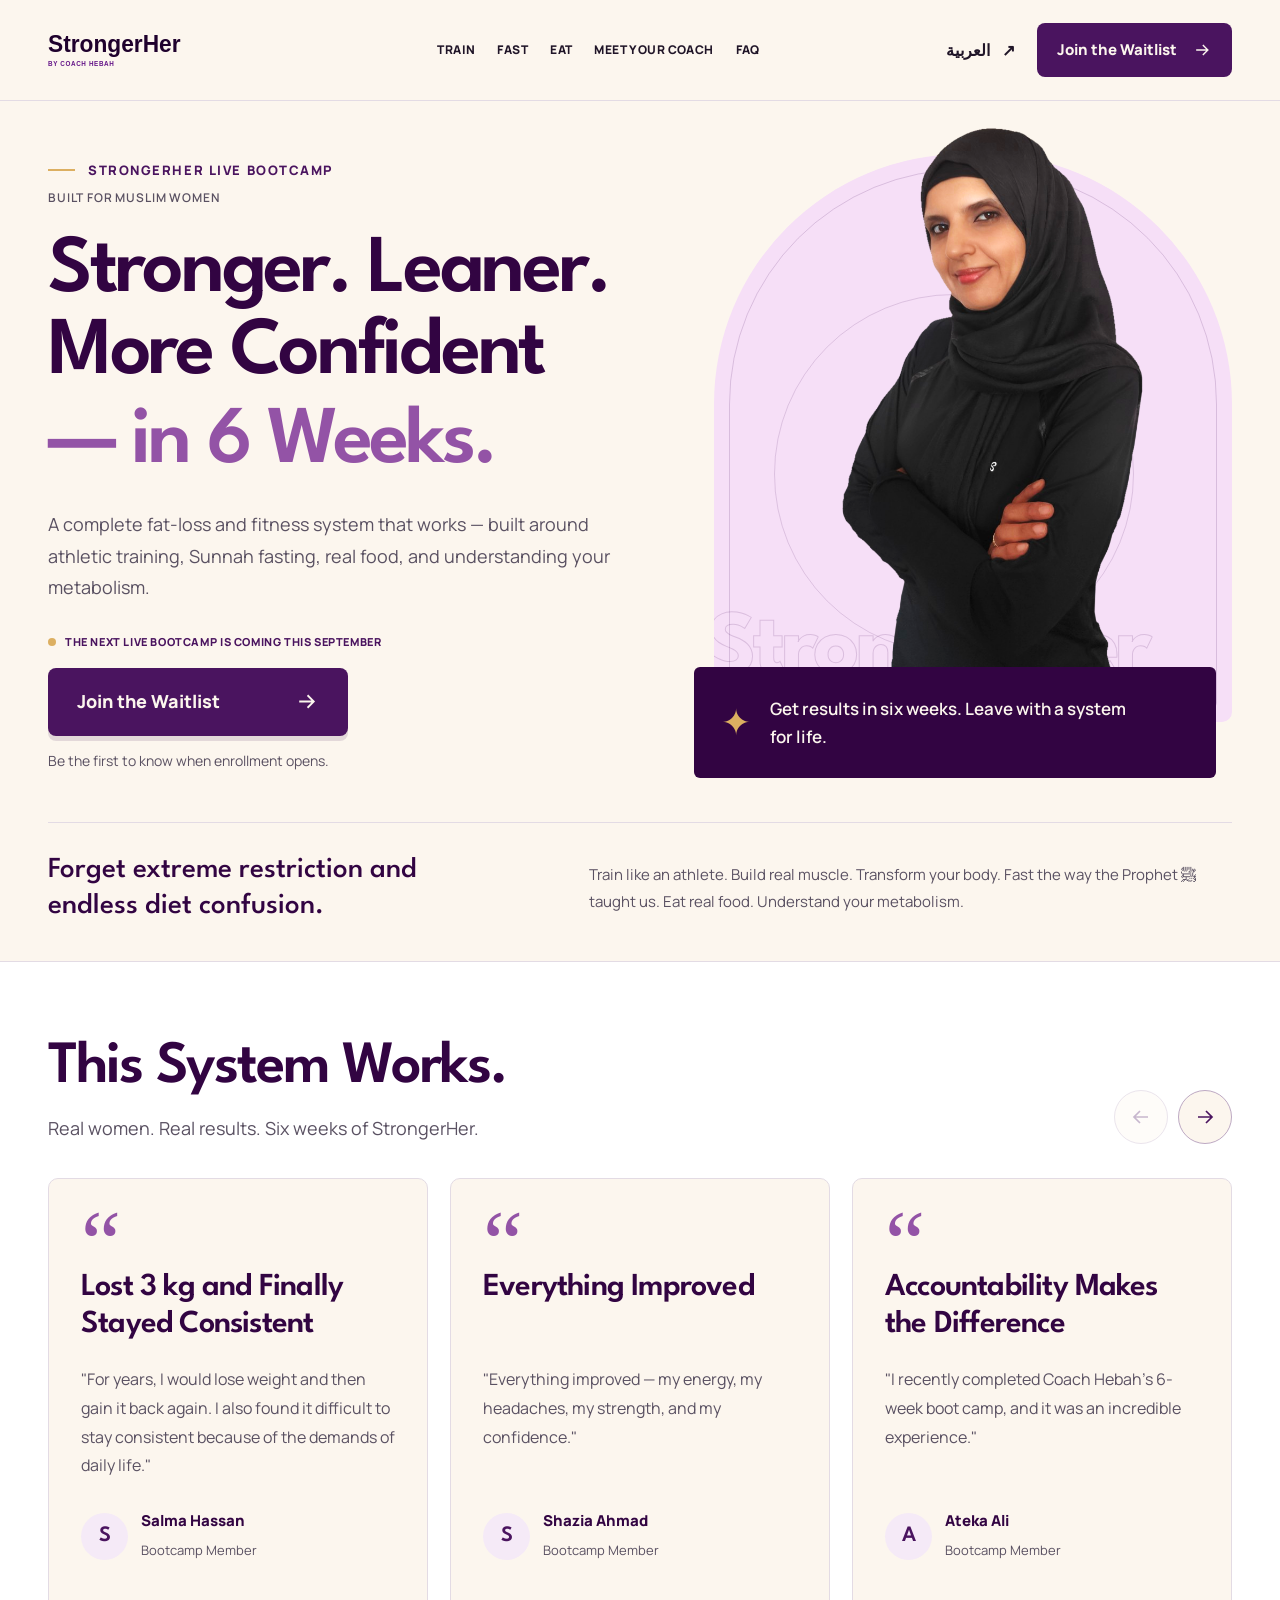
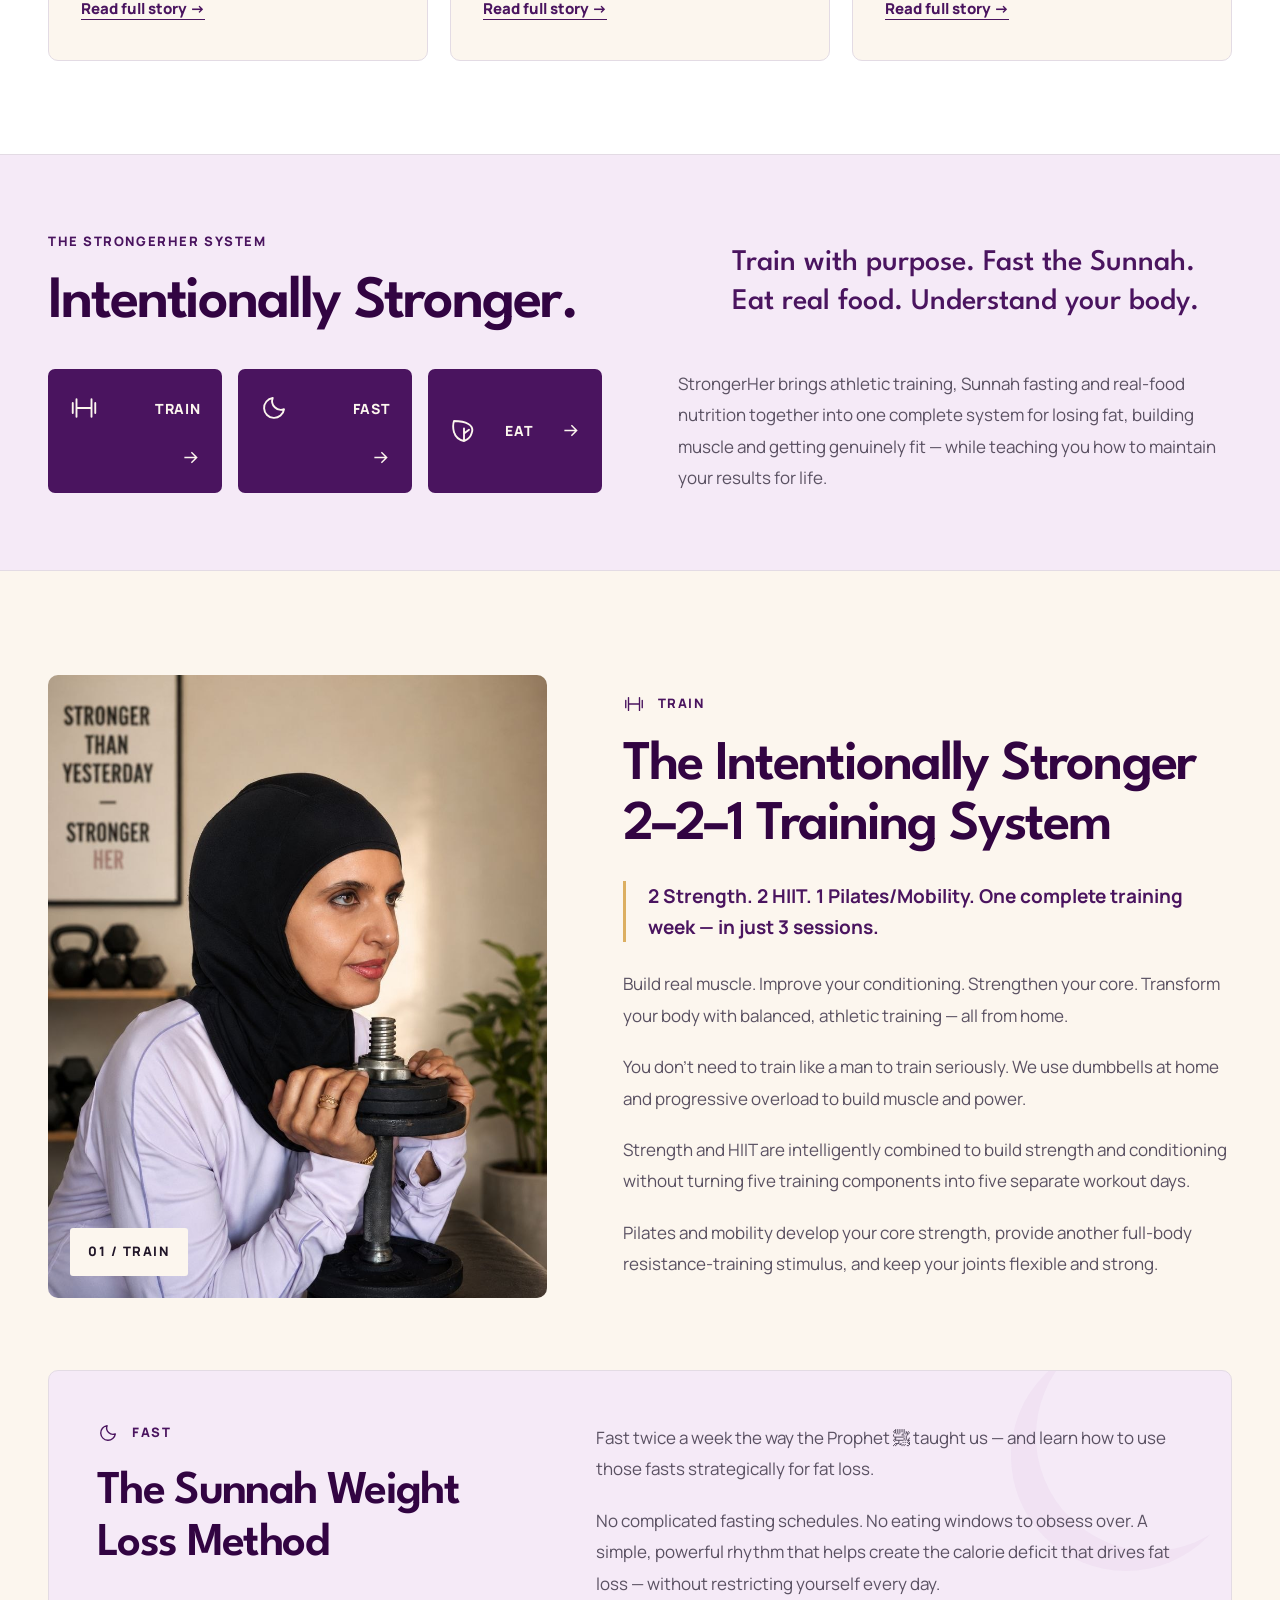
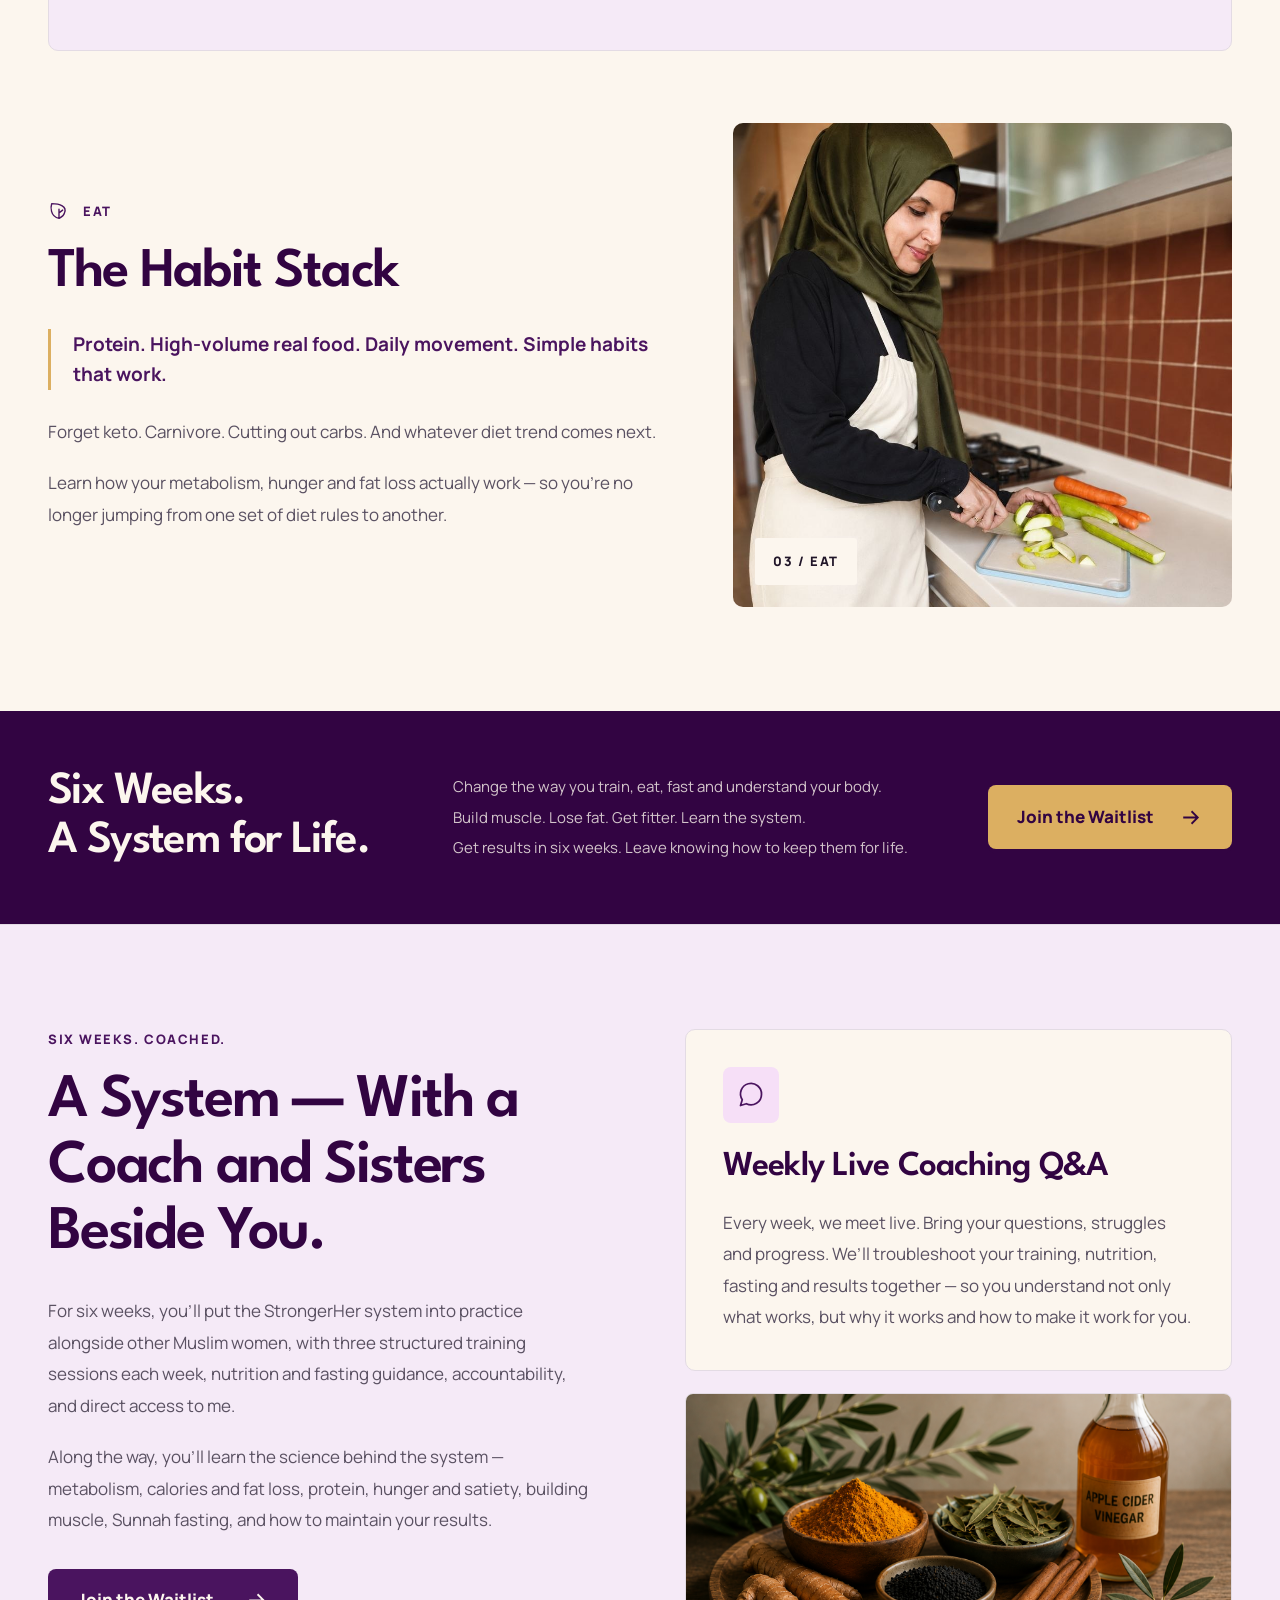
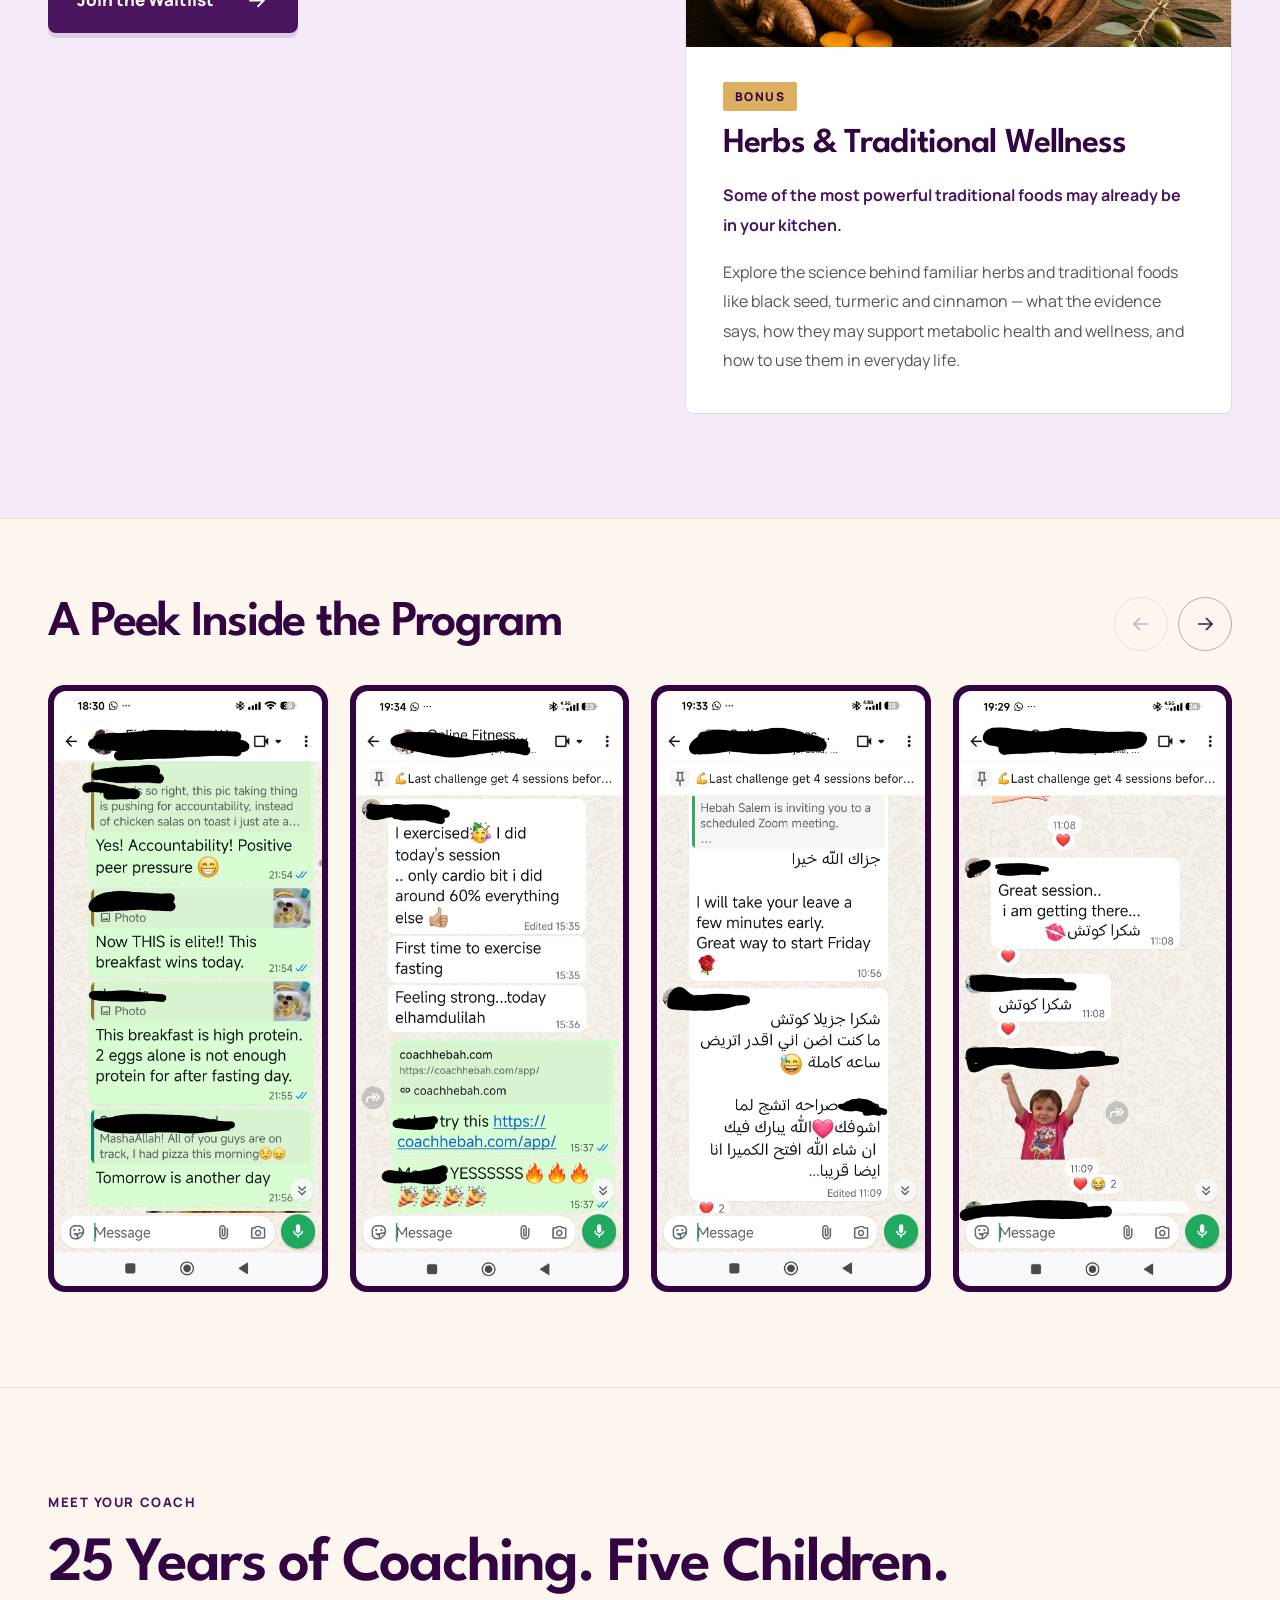
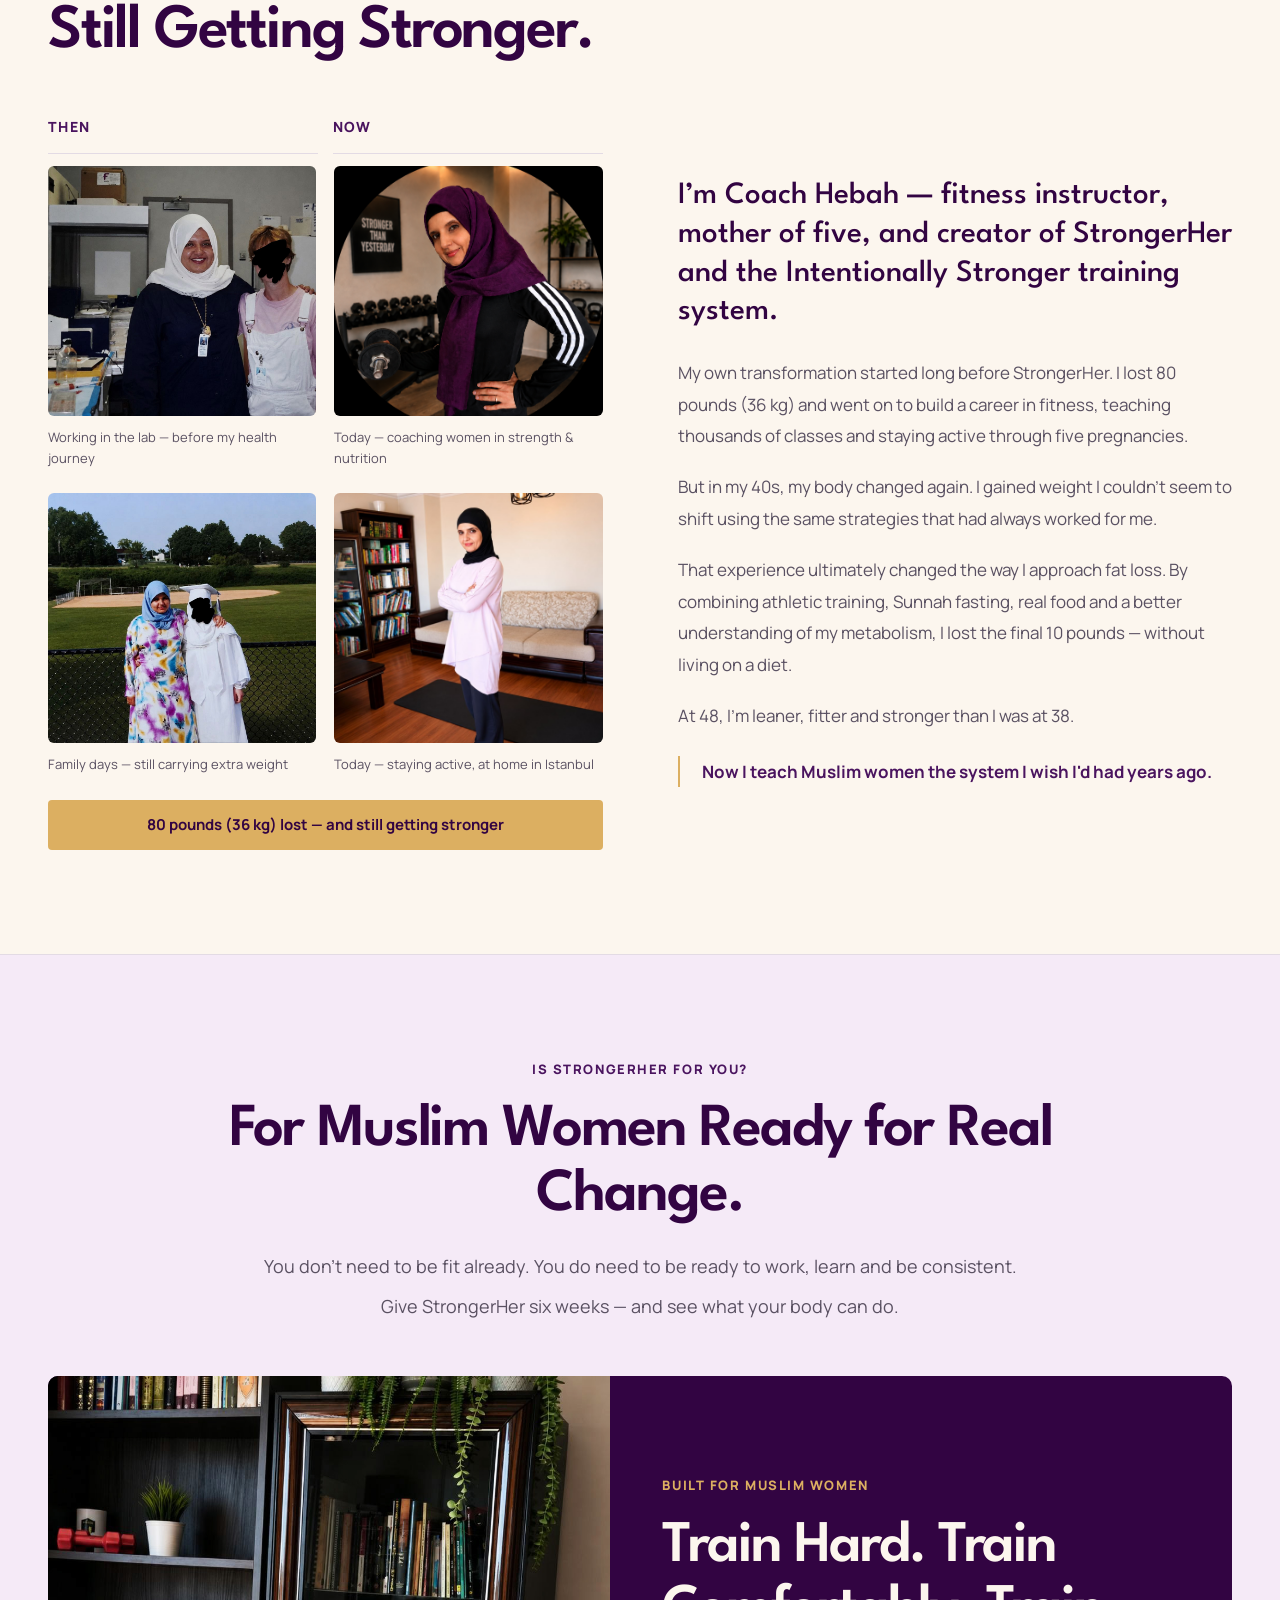
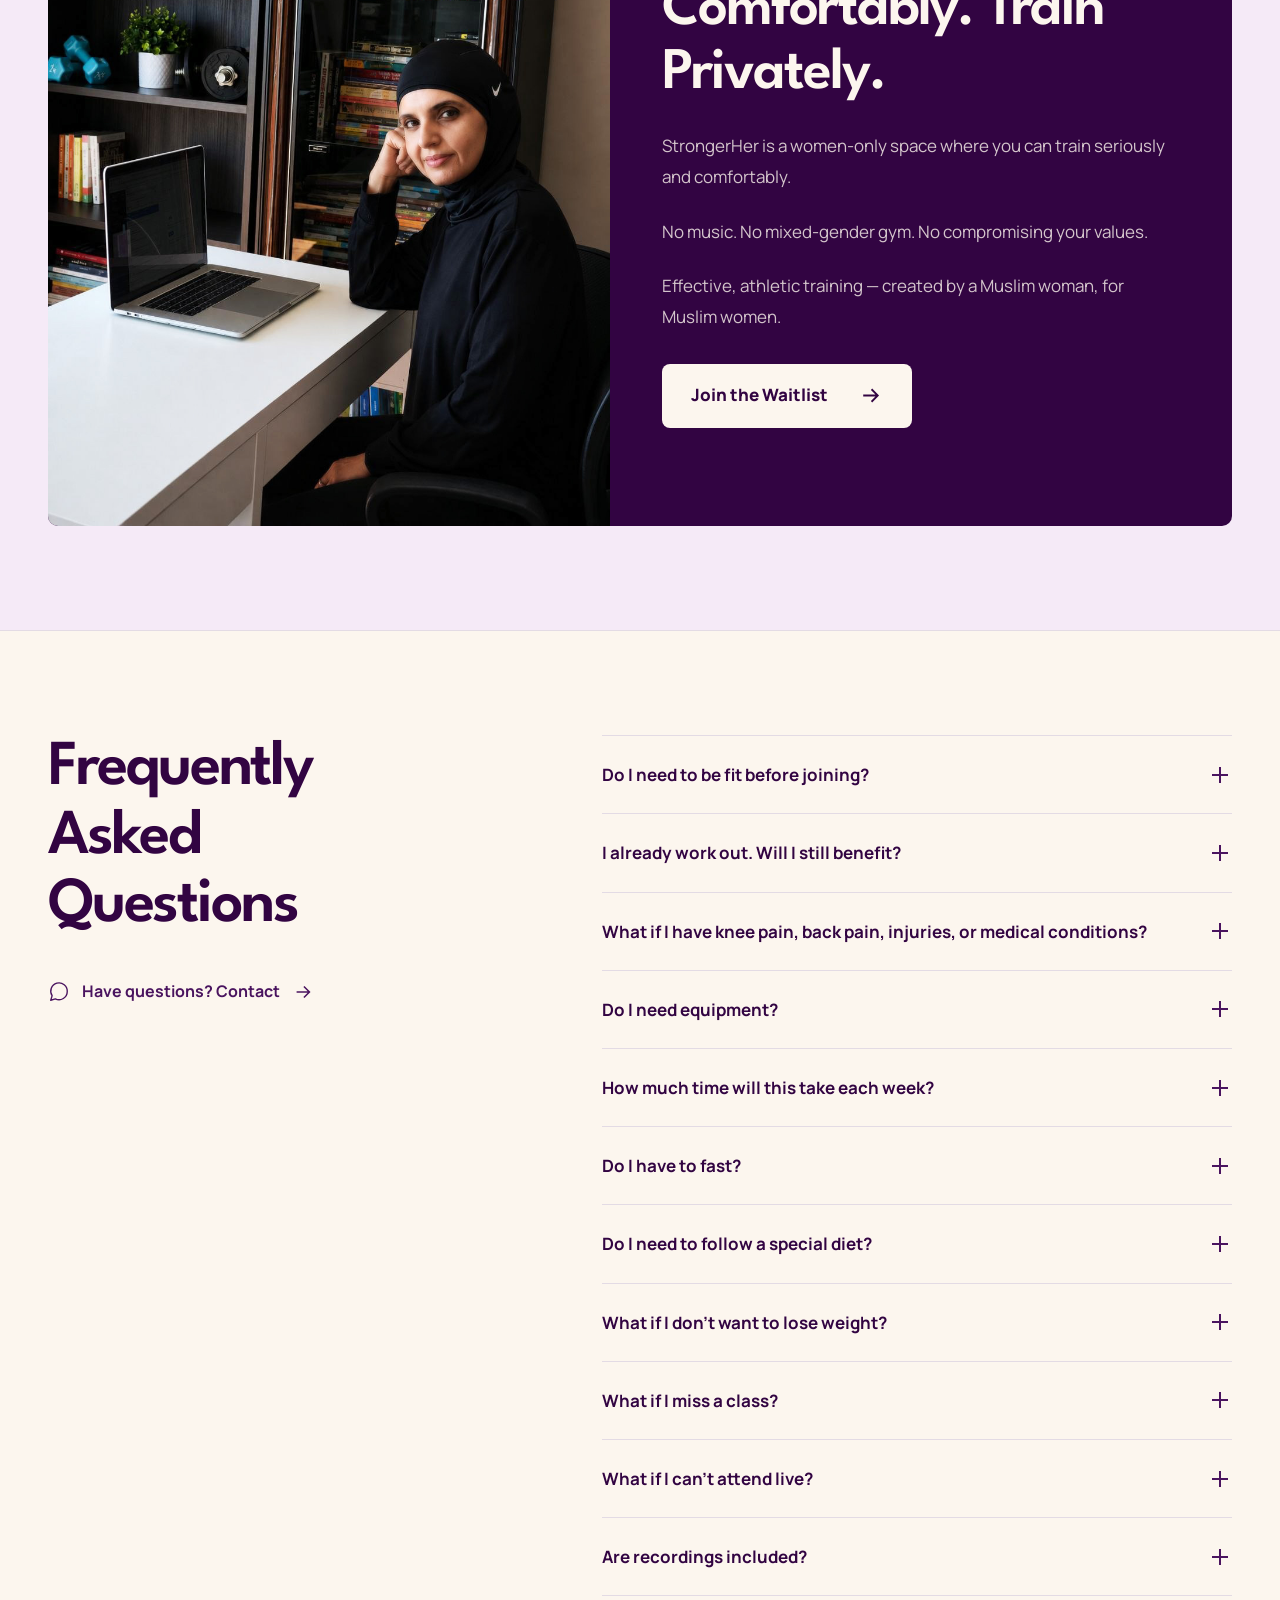
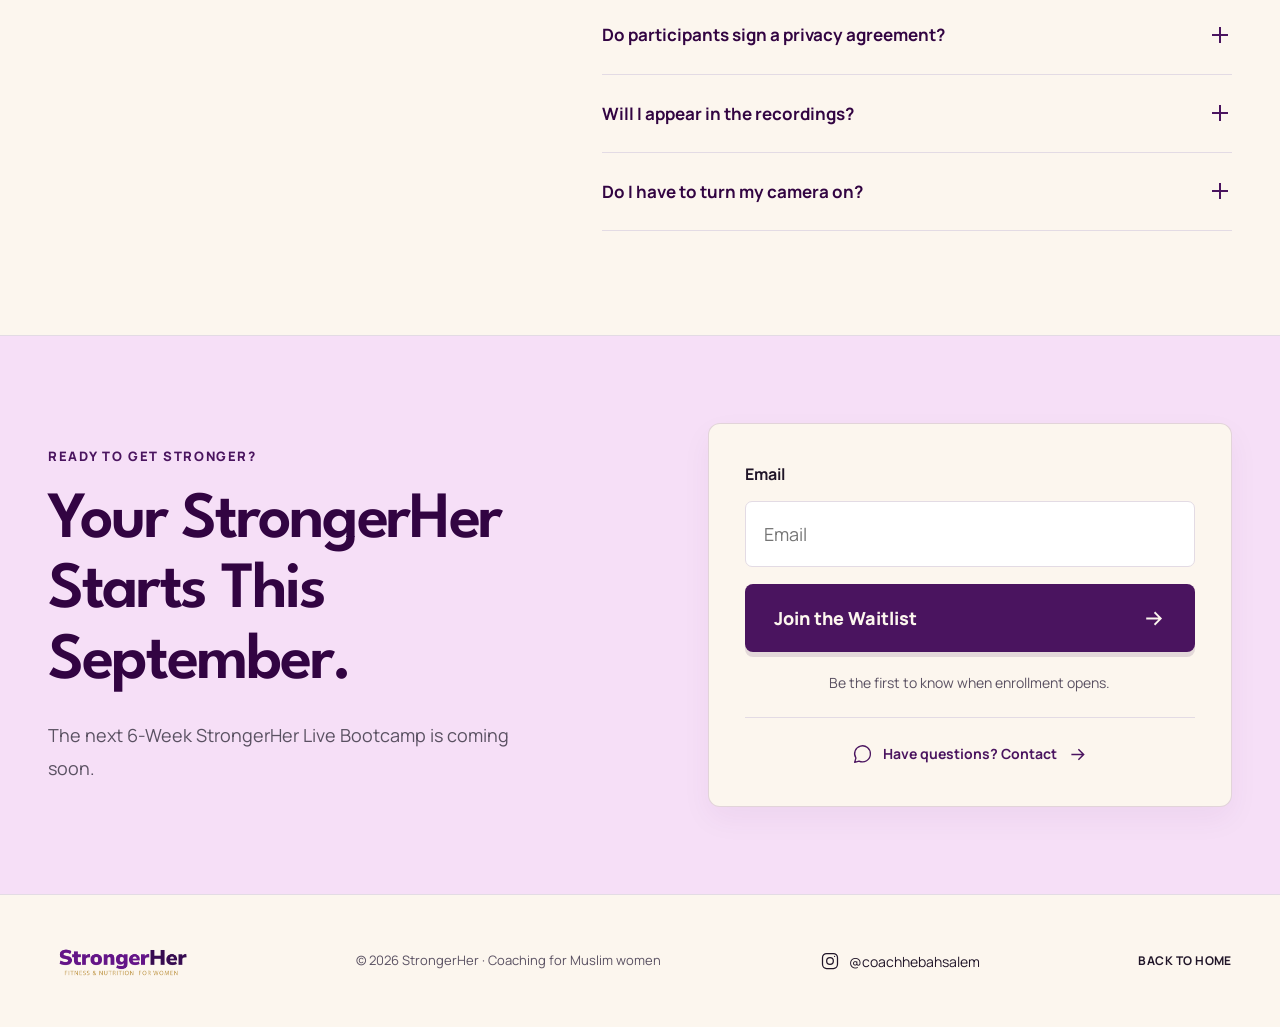
<file: Version2/index.html>
<!DOCTYPE html>

<html data-version="2" lang="en">

  <head>
    <meta charset="utf-8" />
    <meta content="width=device-width, initial-scale=1" name="viewport" />
    <meta content="#310642" name="theme-color" />
    <link href="data:," rel="icon" />
    <title>StrongerHer — Summer Bootcamp for Muslim Women</title>
    <meta
      content="A 6-week live fitness, nutrition and lifestyle bootcamp designed for busy Muslim women. Coached by Hebah."
      name="description" />
    <style>
      @font-face {
        font-family: 'League Spartan';
        font-style: normal;
        font-weight: 400;
        font-display: swap;
        src: url(assets/kJEnBuEW6A0lliaV_m88ja5Twtx8BWhtkDVmjZvM_oTpBA.ttf) format('truetype');
      }

      @font-face {
        font-family: 'League Spartan';
        font-style: normal;
        font-weight: 500;
        font-display: swap;
        src: url(assets/kJEnBuEW6A0lliaV_m88ja5Twtx8BWhtkDVmjZvMzITpBA.ttf) format('truetype');
      }

      @font-face {
        font-family: 'League Spartan';
        font-style: normal;
        font-weight: 600;
        font-display: swap;
        src: url(assets/kJEnBuEW6A0lliaV_m88ja5Twtx8BWhtkDVmjZvMIIPpBA.ttf) format('truetype');
      }

      @font-face {
        font-family: 'League Spartan';
        font-style: normal;
        font-weight: 700;
        font-display: swap;
        src: url(assets/kJEnBuEW6A0lliaV_m88ja5Twtx8BWhtkDVmjZvMGYPpBA.ttf) format('truetype');
      }

      @font-face {
        font-family: 'League Spartan';
        font-style: normal;
        font-weight: 800;
        font-display: swap;
        src: url(assets/kJEnBuEW6A0lliaV_m88ja5Twtx8BWhtkDVmjZvMfoPpBA.ttf) format('truetype');
      }

      @font-face {
        font-family: 'Manrope';
        font-style: normal;
        font-weight: 400;
        font-display: swap;
        src: url(assets/xn7_YHE41ni1AdIRqAuZuw1Bx9mbZk79FO_F.ttf) format('truetype');
      }

      @font-face {
        font-family: 'Manrope';
        font-style: normal;
        font-weight: 500;
        font-display: swap;
        src: url(assets/xn7_YHE41ni1AdIRqAuZuw1Bx9mbZk7PFO_F.ttf) format('truetype');
      }

      @font-face {
        font-family: 'Manrope';
        font-style: normal;
        font-weight: 600;
        font-display: swap;
        src: url(assets/xn7_YHE41ni1AdIRqAuZuw1Bx9mbZk4jE-_F.ttf) format('truetype');
      }

      @font-face {
        font-family: 'Manrope';
        font-style: normal;
        font-weight: 700;
        font-display: swap;
        src: url(assets/xn7_YHE41ni1AdIRqAuZuw1Bx9mbZk4aE-_F.ttf) format('truetype');
      }

      @font-face {
        font-family: 'Manrope';
        font-style: normal;
        font-weight: 800;
        font-display: swap;
        src: url(assets/xn7_YHE41ni1AdIRqAuZuw1Bx9mbZk59E-_F.ttf) format('truetype');
      }

      :root {
        --cream: oklch(97.5% .012 75);
        --ink: oklch(22% .04 310);
        --purple: oklch(32% .13 315);
        --deep: oklch(24% .11 315);
        --soft: oklch(55% .14 318);
        --muted: oklch(45% .03 310);
        --lilac: oklch(95% .02 320);
        --accent: oklch(93% .04 325);
        --gold: oklch(78% .11 80);
        --blush: oklch(88% .05 20);
        --border: oklch(90% .015 320);
        --body: 'Manrope', sans-serif;
        --display: 'League Spartan', sans-serif
      }

      * {
        box-sizing: border-box
      }

      html {
        scroll-behavior: smooth;
        scroll-padding-top: 100px
      }

      body {
        margin: 0;
        background: var(--cream);
        color: var(--ink);
        font: 15px/1.8 var(--body);
        -webkit-font-smoothing: antialiased
      }

      body.modal-open {
        overflow: hidden
      }

      img {
        display: block;
        max-width: 100%
      }

      a {
        color: inherit;
        text-decoration: none
      }

      button,
      input {
        font: inherit
      }

      button,
      a,
      input,
      summary {
        -webkit-tap-highlight-color: transparent
      }

      button {
        cursor: pointer
      }

      button svg,
      a svg {
        flex-shrink: 0
      }

      svg {
        width: 24px;
        height: 24px
      }

      h1,
      h2,
      h3,
      p,
      figure {
        margin: 0
      }

      h1,
      h2,
      h3 {
        font-family: var(--display);
        color: var(--deep);
        font-weight: 600;
        line-height: 1.06;
        letter-spacing: -.035em
      }

      h2 {
        font-size: clamp(38px, 4vw, 56px)
      }

      h3 {
        font-size: 29px;
        line-height: 1.14;
        letter-spacing: -.025em
      }

      p {
        color: var(--muted)
      }

      :focus-visible {
        outline: 3px solid var(--soft);
        outline-offset: 5px
      }

      .wrap {
        width: min(1200px, calc(100% - 96px));
        margin-inline: auto
      }

      .section {
        padding-block: 100px
      }

      .eyebrow {
        font-size: 11px;
        font-weight: 800;
        letter-spacing: .17em;
        line-height: 1.7;
        color: var(--purple);
        text-transform: uppercase;
        display: flex;
        align-items: center;
        gap: 12px
      }

      .eyebrow svg {
        width: 22px;
        height: 22px
      }

      .button {
        min-height: 56px;
        padding: 15px 25px;
        border: 1px solid transparent;
        border-radius: 6px;
        background: var(--purple);
        color: var(--cream);
        display: inline-flex;
        align-items: center;
        justify-content: center;
        gap: 28px;
        font-size: 13px;
        font-weight: 800;
        letter-spacing: .025em;
        line-height: 1.4;
        box-shadow: 0 5px 0 color-mix(in srgb, var(--deep) 10%, transparent)
      }

      .button svg {
        width: 21px;
        height: 21px
      }

      .button:hover {
        background: var(--deep)
      }

      .button-light {
        background: var(--cream);
        color: var(--deep);
        box-shadow: none
      }

      .button-light:hover {
        background: var(--accent)
      }

      .button-gold {
        background: var(--gold);
        color: var(--deep);
        box-shadow: none
      }

      .button-gold:hover {
        background: var(--accent)
      }

      .microcopy {
        font-size: 11px;
        line-height: 1.6
      }

      .tiny-line {
        width: 27px;
        height: 2px;
        background: var(--gold)
      }

      .site-header {
        border-bottom: 1px solid var(--border);
        background: var(--cream)
      }

      .header-inner {
        display: flex;
        align-items: center;
        justify-content: space-between;
        gap: 30px;
        min-height: 90px
      }

      .logo {
        width: 186px;
        height: auto
      }

      .header-inner nav {
        display: flex;
        align-items: center;
        gap: 28px
      }

      .header-inner nav a {
        font-size: 10px;
        font-weight: 800;
        letter-spacing: .09em;
        min-height: 44px;
        display: flex;
        align-items: center
      }

      .header-inner nav a:hover {
        color: var(--soft)
      }

      .header-actions {
        display: flex;
        align-items: center;
        gap: 13px
      }

      .social {
        width: 44px;
        height: 44px;
        display: grid;
        place-items: center
      }

      .social svg {
        width: 18px;
        height: 18px
      }

      .language {
        display: flex;
        align-items: center;
        justify-content: center;
        gap: 12px;
        min-height: 44px;
        font-size: 14px;
        font-weight: 700;
        border-inline-start: 1px solid var(--border);
        padding-inline-start: 17px
      }

      .home {
        font-size: 9px;
        font-weight: 700;
        letter-spacing: .06em;
        padding: 8px 12px;
        border: 1px solid var(--border);
        border-radius: 4px;
        white-space: nowrap;
        display: flex;
        align-items: center;
        min-height: 44px
      }

      .hero {
        display: grid;
        grid-template-columns: 1.08fr .92fr;
        column-gap: 56px;
        padding-top: 65px
      }

      .hero-copy {
        padding-top: 14px
      }

      .hero h1 {
        font-size: clamp(58px, 5.5vw, 78px);
        line-height: .99;
        letter-spacing: -.045em;
        margin-top: 23px;
        font-weight: 600
      }

      .hero-emphasis {
        display: block;
        color: var(--soft);
        margin-top: 9px
      }

      .hero-lead {
        max-width: 510px;
        font-size: 15px;
        line-height: 1.85;
        margin-top: 24px
      }

      .hero-action {
        margin-top: 27px
      }

      .availability {
        display: flex;
        align-items: center;
        gap: 9px;
        font-size: 9px;
        letter-spacing: .085em;
        color: var(--purple);
        font-weight: 800;
        line-height: 1.65;
        max-width: 470px
      }

      .availability>span {
        width: 6px;
        height: 6px;
        flex: 0 0 6px;
        background: var(--gold);
        border-radius: 50%
      }

      .hero-action .button {
        margin-top: 15px;
        min-width: 240px
      }

      .hero-action .microcopy {
        margin-top: 12px
      }

      .hero-visual {
        position: relative;
        min-width: 0;
        height: 579px;
        align-self: end;
        display: flex;
        justify-content: center;
        align-items: flex-end;
        padding: 0 15px 61px
      }

      .portrait-backdrop {
        position: absolute;
        inset: 0 0 50px;
        background: var(--accent);
        border-radius: 210px 210px 10px 10px;
        overflow: hidden
      }

      .portrait-backdrop:after {
        content: '';
        position: absolute;
        inset: 15px;
        border: 1px solid color-mix(in srgb, var(--purple) 17%, transparent);
        border-radius: 200px 200px 4px 4px
      }

      .orbit {
        width: 360px;
        height: 360px;
        border: 1px solid color-mix(in srgb, var(--purple) 15%, transparent);
        border-radius: 50%;
        position: absolute;
        top: 140px;
        left: 60px
      }

      .outline-word {
        position: absolute;
        bottom: 25px;
        left: -8px;
        white-space: nowrap;
        font: 700 91px/1 var(--display);
        letter-spacing: -.045em;
        color: transparent;
        -webkit-text-stroke: 1px color-mix(in srgb, var(--purple) 16%, transparent)
      }

      .hero-person {
        position: relative;
        z-index: 1;
        width: 100%;
        height: 530px;
        object-fit: contain;
        object-position: bottom
      }

      .portrait-caption {
        position: absolute;
        z-index: 2;
        bottom: 15px;
        left: -22px;
        right: 22px;
        background: var(--deep);
        padding: 21px 26px;
        display: flex;
        align-items: center;
        gap: 18px;
        border-radius: 6px
      }

      .caption-mark {
        font-size: 33px;
        color: var(--gold)
      }

      .portrait-caption p {
        color: var(--cream);
        font-size: 14px;
        font-weight: 600;
        line-height: 1.6;
        max-width: 300px
      }

      .hero-note {
        grid-column: 1/-1;
        display: grid;
        grid-template-columns: .75fr 1.25fr;
        align-items: center;
        gap: 60px;
        border-top: 1px solid var(--border);
        margin-top: 35px;
        padding-block: 29px 38px
      }

      .hero-note-title {
        font: 500 25px/1.2 var(--display);
        color: var(--deep)
      }

      .hero-note>p:last-child {
        font-size: 12px;
        line-height: 1.9;
        max-width: 600px
      }

      .section-heading {
        display: flex;
        align-items: flex-end;
        justify-content: space-between;
        gap: 40px;
        margin-bottom: 36px
      }

      .section-heading .eyebrow {
        margin-bottom: 19px
      }

      .section-subtitle {
        margin-top: 12px;
        font-size: 14px
      }

      .system-section {
        background: var(--lilac);
        border-block: 1px solid var(--border);
        padding-block: 65px
      }

      .system-heading {
        align-items: center
      }

      .system-heading h2 {
        font-size: 53px
      }

      .system-lead {
        font: 500 24px/1.4 var(--display);
        max-width: 440px;
        color: var(--purple)
      }

      .system-intro {
        display: grid;
        grid-template-columns: 1fr 1fr;
        gap: 65px;
        align-items: center
      }

      .system-intro>p {
        font-size: 13px;
        line-height: 1.85
      }

      .pillar-index {
        display: grid;
        grid-template-columns: repeat(3, 1fr);
        gap: 12px
      }

      .pillar-index a {
        display: flex;
        align-items: center;
        flex-wrap: wrap;
        gap: 14px;
        padding: 16px 16px 14px;
        border: 1px solid color-mix(in srgb, var(--purple) 18%, transparent);
        background: color-mix(in srgb, var(--purple) 100%, transparent);
        border-radius: 5px;
        color: var(--cream)
      }

      .pillar-index a>svg:first-child {
        width: 40px;
        height: 40px;
        /* flex-basis: 100%; */
        margin-right: auto
      }

      .pillar-index span {
        font-size: 14px;
        letter-spacing: .1em;
        font-weight: 800
      }

      .pillar-index a>svg:last-child {
        width: 16px;
        height: 16px;
        margin-left: auto
      }

      .pillar-index a:hover {
        background: color-mix(in srgb, var(--purple) 80%, transparent);
      }

      .method-row {
        display: grid;
        grid-template-columns: .9fr 1.1fr;
        gap: 85px;
        align-items: center
      }

      .editorial-photo {
        position: relative;
        overflow: hidden;
        border-radius: 8px
      }

      .editorial-photo>img {
        width: 100%;
        aspect-ratio: 4/5;
        object-fit: cover
      }

      .photo-corner {
        position: absolute;
        left: 20px;
        bottom: 20px;
        background: var(--cream);
        padding: 9px 15px;
        font-size: 10px;
        font-weight: 800;
        letter-spacing: .12em;
        border-radius: 3px
      }

      .method-copy .eyebrow {
        margin-bottom: 22px
      }

      .method-copy h2 {
        font-size: 49px;
        max-width: 510px
      }

      .method-callout {
        border-left: 2px solid var(--gold);
        padding-left: 20px;
        font-weight: 700;
        color: var(--purple);
        font-size: 15px;
        line-height: 1.75;
        margin: 24px 0
      }

      .prose p+p {
        margin-top: 17px
      }

      .prose {
        font-size: 14px;
        line-height: 1.9
      }

      .fast-panel {
        margin-block: 75px;
        position: relative;
        overflow: hidden;
        display: grid;
        grid-template-columns: .85fr 1.15fr;
        gap: 75px;
        padding: 45px 48px;
        background: var(--lilac);
        border: 1px solid var(--border);
        border-radius: 8px
      }

      .fast-title,
      .fast-panel .prose {
        position: relative;
        z-index: 1
      }

      .fast-title h2 {
        font-size: 40px;
        margin-top: 20px
      }

      .fast-panel .prose {
        align-self: center
      }

      .moon-decoration {
        width: 230px;
        height: 230px;
        border-radius: 50%;
        box-shadow: -25px 20px 0 color-mix(in srgb, var(--soft) 5%, transparent);
        position: absolute;
        right: -35px;
        top: -50px
      }

      .eat-row {
        grid-template-columns: 1.1fr .9fr
      }

      .eat-row .editorial-photo>img {
        aspect-ratio: 1.14;
        object-position: center 20%
      }

      .life-banner {
        background: var(--deep);
        padding-block: 48px
      }

      .life-inner {
        display: grid;
        grid-template-columns: 1fr 1fr auto;
        gap: 36px;
        align-items: center
      }

      .life-inner h2 {
        color: var(--cream);
        font-size: 40px;
        max-width: 300px
      }

      .life-inner p {
        color: var(--cream);
        opacity: .8;
        font-size: 12px
      }

      .life-inner p+p {
        margin-top: 5px
      }

      .life-inner .button {
        gap: 18px
      }

      .stories-section {
        background: var(--cream)
      }

      .rail-controls {
        display: flex;
        gap: 8px
      }

      .round-button {
        border: 1px solid var(--border);
        background: transparent;
        color: var(--purple);
        width: 46px;
        height: 46px;
        display: grid;
        place-items: center;
        border-radius: 50%;
        padding: 0
      }

      .round-button:hover {
        background: var(--lilac)
      }

      .round-button:disabled {
        opacity: .3;
        cursor: default
      }

      .round-button[data-direction="-1"] svg {
        transform: rotate(180deg)
      }

      .round-button svg {
        width: 20px;
        height: 20px
      }

      .story-rail {
        display: flex;
        gap: 20px;
        overflow-x: auto;
        scroll-snap-type: x mandatory;
        scrollbar-width: thin;
        scrollbar-color: var(--border) transparent;
        padding-bottom: 20px;
        overscroll-behavior-x: contain
      }

      .story-card {
        flex: 0 0 calc((100% - 40px)/3);
        min-width: 0;
        scroll-snap-align: start;
        padding: 30px;
        background: white;
        border: 1px solid var(--border);
        border-radius: 8px;
        display: flex;
        flex-direction: column;
        align-items: flex-start
      }

      .quote-mark {
        color: var(--soft);
        font: 80px/.7 Georgia, serif;
        height: 40px
      }

      .story-card h3 {
        font-size: 26px;
        line-height: 1.17;
        min-height: 60px;
        margin-top: 12px
      }

      .story-excerpt {
        font-size: 13px;
        line-height: 1.85;
        margin-top: 16px;
        margin-bottom: 28px
      }

      .story-person {
        display: flex;
        align-items: center;
        gap: 12px;
        margin-top: auto
      }

      .avatar {
        width: 40px;
        height: 40px;
        border-radius: 50%;
        display: grid;
        place-items: center;
        background: var(--lilac);
        color: var(--purple);
        font: 600 18px/1 var(--display)
      }

      .story-person p {
        font-size: 12px;
        font-weight: 800;
        color: var(--deep)
      }

      .story-person div>span {
        font-size: 10px;
        color: var(--muted)
      }

      .text-button {
        padding: 12px 0 0;
        background: none;
        border: 0;
        color: var(--purple);
        font-size: 11px;
        font-weight: 800;
        text-decoration: underline;
        text-underline-offset: 5px;
        min-height: 44px;
        margin-top: 9px
      }

      .community-heading {
        display: flex;
        justify-content: space-between;
        align-items: center;
        margin-top: 63px;
        margin-bottom: 25px
      }

      .community-heading h3 {
        font-size: 32px
      }

      .community-rail {
        display: flex;
        gap: 18px;
        overflow-x: auto;
        scroll-snap-type: x mandatory;
        scrollbar-width: thin;
        scrollbar-color: var(--border) transparent;
        align-items: flex-start;
        padding-bottom: 17px
      }

      .community-shot {
        flex: 0 0 calc((100% - 72px)/5);
        min-width: 0;
        scroll-snap-align: start;
        padding: 5px;
        background: var(--deep);
        border-radius: 14px;
        overflow: hidden
      }

      .community-shot img {
        width: 100%;
        height: auto;
        border-radius: 9px
      }

      .coached-section {
        background: var(--lilac);
        border-block: 1px solid var(--border)
      }

      .coached-grid {
        display: grid;
        grid-template-columns: 1fr 1fr;
        gap: 90px;
        align-items: start
      }

      .coached-intro {
        position: sticky;
        top: 60px
      }

      .coached-intro h2 {
        margin-top: 20px;
        font-size: 58px
      }

      .coached-intro .prose {
        margin-top: 27px
      }

      .coached-intro .button {
        margin-top: 32px
      }

      .coaching-features {
        display: grid;
        gap: 22px
      }

      .qa-card {
        padding: 33px;
        border: 1px solid var(--border);
        background: var(--cream);
        border-radius: 8px
      }

      .feature-icon {
        width: 44px;
        height: 44px;
        display: grid;
        place-items: center;
        background: var(--accent);
        color: var(--purple);
        border-radius: 8px;
        margin-bottom: 23px
      }

      .qa-card p {
        font-size: 13px;
        line-height: 1.85;
        margin-top: 15px
      }

      .bonus-card {
        border: 1px solid var(--border);
        border-radius: 8px;
        overflow: hidden;
        background: white
      }

      .bonus-card>img {
        width: 100%;
        aspect-ratio: 2.2;
        object-fit: cover
      }

      .bonus-copy {
        padding: 28px 33px 32px
      }

      .gold-label {
        font-size: 9px;
        color: var(--deep);
        display: inline-flex;
        background: var(--gold);
        padding: 3px 9px;
        border-radius: 2px;
        letter-spacing: .12em
      }

      .bonus-copy h3 {
        margin-top: 13px
      }

      .bonus-copy p:not(.eyebrow) {
        font-size: 13px;
        margin-top: 13px;
        line-height: 1.85
      }

      .bonus-copy .bonus-lead {
        font-weight: 700;
        color: var(--purple)
      }

      .coach-heading {
        display: block;
        max-width: 800px;
        margin-bottom: 48px
      }

      .coach-heading h2 {
        font-size: 59px
      }

      .coach-grid {
        display: grid;
        grid-template-columns: 1.1fr .9fr;
        gap: 75px;
        align-items: center
      }

      .journey-label {
        display: grid;
        grid-template-columns: 1fr 1fr;
        gap: 15px;
        margin-bottom: 12px
      }

      .journey-label span {
        border-bottom: 1px solid var(--border);
        padding-bottom: 10px;
        font-size: 11px;
        text-transform: uppercase;
        font-weight: 800;
        letter-spacing: .14em;
        color: var(--purple)
      }

      .journey-grid {
        display: grid;
        grid-template-columns: 1fr 1fr;
        gap: 22px 15px
      }

      .journey-photo img {
        width: 100%;
        height: 220px;
        object-fit: cover;
        object-position: center 30%;
        border-radius: 6px
      }

      .journey-photo figcaption {
        font-size: 10px;
        line-height: 1.6;
        padding-top: 9px;
        color: var(--muted)
      }

      .journey-claim {
        margin-top: 22px;
        background: var(--gold);
        padding: 10px 16px;
        border-radius: 4px;
        color: var(--deep);
        font-weight: 700;
        font-size: 12px;
        text-align: center
      }

      .coach-story p:first-child {
        font: 500 26px/1.3 var(--display);
        color: var(--deep);
        margin-bottom: 23px
      }

      .coach-story p:last-child {
        color: var(--purple);
        font-weight: 700;
        border-left: 2px solid var(--gold);
        padding-left: 18px;
        margin-top: 24px
      }

      .fit-section {
        background: var(--lilac);
        border-block: 1px solid var(--border)
      }

      .for-you {
        text-align: center;
        max-width: 750px;
        margin: 0 auto 55px
      }

      .for-you .eyebrow {
        justify-content: center
      }

      .for-you h2 {
        margin-top: 18px;
        font-size: 54px
      }

      .for-you p:not(.eyebrow) {
        margin-top: 18px;
        font-size: 14px
      }

      .for-you p:last-child {
        margin-top: 6px
      }

      .privacy-panel {
        display: grid;
        grid-template-columns: .95fr 1.05fr;
        background: var(--deep);
        border-radius: 10px;
        overflow: hidden
      }

      .privacy-image img {
        width: 100%;
        height: 100%;
        object-fit: cover;
        min-height: 510px
      }

      .privacy-copy {
        padding: 55px 50px;
        align-self: center
      }

      .privacy-copy .eyebrow {
        color: var(--gold)
      }

      .privacy-copy h2 {
        color: var(--cream);
        font-size: 52px;
        margin-top: 20px
      }

      .privacy-copy p:not(.eyebrow) {
        color: var(--cream);
        opacity: .8;
        margin-top: 20px;
        font-size: 13px
      }

      .privacy-copy .button {
        margin-top: 29px
      }

      .faq-section {
        display: grid;
        grid-template-columns: .8fr 1.2fr;
        gap: 85px;
        align-items: start
      }

      .faq-heading {
        position: sticky;
        top: 60px
      }

      .faq-heading h2 {
        max-width: 340px;
        font-size: 58px
      }

      .contact-text {
        display: flex;
        align-items: center;
        gap: 10px;
        font-size: 11px;
        font-weight: 700;
        color: var(--purple);
        min-height: 48px;
        margin-top: 22px;
        flex-wrap: wrap
      }

      .contact-text svg {
        width: 18px;
        height: 18px
      }

      .faqs details {
        border-bottom: 1px solid var(--border)
      }

      .faqs details:first-child {
        border-top: 1px solid var(--border)
      }

      summary {
        list-style: none;
        display: flex;
        align-items: center;
        justify-content: space-between;
        gap: 25px;
        padding-block: 22px;
        cursor: pointer;
        color: var(--deep);
        font-weight: 700;
        font-size: 13px;
        line-height: 1.6
      }

      summary::-webkit-details-marker {
        display: none
      }

      .plus {
        width: 20px;
        height: 20px;
        position: relative;
        flex: 0 0 20px
      }

      .plus:before,
      .plus:after {
        content: '';
        position: absolute;
        background: var(--purple);
        left: 4px;
        top: 9px;
        width: 12px;
        height: 1px
      }

      .plus:after {
        transform: rotate(90deg)
      }

      details[open] .plus:after {
        display: none
      }

      .faq-answer {
        font-size: 13px;
        line-height: 1.85;
        padding: 0 35px 23px 0
      }

      .faq-answer p+p {
        margin-top: 14px
      }

      .waitlist-section {
        padding-block: 75px;
        background: var(--accent);
        border-block: 1px solid var(--border)
      }

      .waitlist-grid {
        display: grid;
        grid-template-columns: 1.05fr .95fr;
        gap: 100px;
        align-items: center
      }

      .waitlist-section h2 {
        font-size: 59px;
        margin-top: 20px;
        max-width: 570px
      }

      .waitlist-intro {
        margin-top: 21px;
        font-size: 14px;
        max-width: 430px
      }

      .signup-card {
        padding: 33px;
        background: var(--cream);
        border: 1px solid color-mix(in srgb, var(--purple) 15%, transparent);
        border-radius: 8px;
        box-shadow: 0 12px 30px color-mix(in srgb, var(--purple) 5%, transparent)
      }

      form label {
        display: block;
        font-weight: 700;
        font-size: 12px;
        margin-bottom: 9px
      }

      form input[type=email] {
        width: 100%;
        min-height: 56px;
        border: 1px solid var(--border);
        border-radius: 5px;
        background: white;
        padding: 13px 16px;
        color: var(--deep);
        font-size: 16px
      }

      form .button {
        width: 100%;
        margin-top: 13px
      }

      .signup-card .microcopy {
        text-align: center;
        margin-top: 15px
      }

      footer {
        padding-block: 32px
      }

      .footer-inner {
        display: flex;
        align-items: center;
        justify-content: space-between;
        gap: 30px
      }

      .footer-logo {
        width: 130px;
        height: 42px;
        object-fit: contain
      }

      .footer-inner p {
        font-size: 10px
      }

      .footer-inner>a:last-child {
        font-size: 11px;
        display: flex;
        align-items: center;
        gap: 9px;
        min-height: 44px
      }

      .footer-inner>a:last-child svg {
        width: 17px;
        height: 17px
      }

      .mobile-cta {
        display: none
      }

      dialog {
        width: min(640px, calc(100% - 32px));
        max-height: 85dvh;
        padding: 43px;
        border: 1px solid var(--border);
        border-radius: 12px;
        background: var(--cream);
        color: var(--ink);
        box-shadow: 0 25px 100px #1f012d33
      }

      dialog::backdrop {
        background: #1f012daa;
        backdrop-filter: blur(5px)
      }

      dialog .eyebrow {
        padding-right: 40px
      }

      dialog h2 {
        font-size: 36px;
        margin-top: 15px
      }

      dialog #story-badge {
        display: inline-block;
        font-size: 12px;
        color: var(--purple);
        background: var(--accent);
        padding: 4px 12px;
        border-radius: 4px;
        margin-top: 15px
      }

      dialog .prose {
        margin-top: 25px
      }

      .dialog-close {
        position: absolute;
        right: 14px;
        top: 14px;
        font-size: 28px
      }

      .dialog-close:hover {
        background: var(--accent)
      }

      [hidden] {
        display: none !important
      }

      @media(min-width:1500px) {
        .hero {
          padding-top: 75px
        }

        .hero-visual {
          height: 605px
        }

        .hero-person {
          height: 555px
        }

        .hero h1 {
          font-size: 83px
        }
      }

      @media(max-width:1100px) {
        .wrap {
          width: calc(100% - 64px)
        }

        .header-inner {
          gap: 20px
        }

        .header-inner nav {
          gap: 18px
        }

        .home {
          display: none
        }

        .hero {
          column-gap: 30px
        }

        .hero h1 {
          font-size: 61px
        }

        .hero-visual {
          height: 552px
        }

        .hero-person {
          height: 490px
        }

        .hero-lead {
          font-size: 14px
        }

        .portrait-caption {
          left: -10px;
          right: 8px;
          padding: 18px
        }

        .hero-note {
          gap: 35px
        }

        .method-row {
          gap: 45px
        }

        .method-copy h2 {
          font-size: 43px
        }

        .system-intro {
          gap: 35px
        }

        .system-lead {
          max-width: 350px
        }

        .fast-panel {
          gap: 40px;
          padding: 36px
        }

        .coached-grid {
          gap: 50px
        }

        .coached-intro h2 {
          font-size: 49px
        }

        .coach-grid {
          gap: 45px
        }

        .life-inner {
          grid-template-columns: 1fr 1fr
        }

        .life-inner .button {
          grid-column: 2;
          justify-self: start
        }

        .life-inner h2 {
          grid-row: span 2
        }

        .story-card {
          padding: 24px
        }

        .privacy-copy {
          padding: 40px 32px
        }

        .privacy-copy h2 {
          font-size: 43px
        }

        .faq-section {
          gap: 50px
        }

        .faq-heading h2 {
          font-size: 47px
        }

        .waitlist-grid {
          gap: 50px
        }

        .waitlist-section h2 {
          font-size: 49px
        }

        .signup-card {
          padding: 27px
        }
      }

      @media(max-width:800px) {
        html {
          scroll-padding-top: 30px
        }

        .wrap {
          width: calc(100% - 40px)
        }

        .section {
          padding-block: 65px
        }

        .header-inner {
          min-height: 76px
        }

        .header-inner nav {
          display: none
        }

        .logo {
          width: 165px
        }

        .hero {
          padding-top: 38px;
          gap: 30px;
          grid-template-columns: 1.1fr .9fr
        }

        .hero h1 {
          font-size: 48px
        }

        .hero-lead {
          font-size: 13px;
          line-height: 1.8
        }

        .hero-copy {
          padding-top: 0
        }

        .hero-visual {
          height: 450px;
          align-self: center
        }

        .hero-person {
          height: 385px;
          max-width: none;
          width: 120%
        }

        .hero .eyebrow {
          font-size: 9px
        }

        .portrait-caption {
          left: -8px;
          right: 0;
          bottom: 20px;
          padding: 15px;
          gap: 10px
        }

        .portrait-caption p {
          font-size: 10px
        }

        .caption-mark {
          font-size: 25px
        }

        .portrait-backdrop {
          bottom: 50px
        }

        .outline-word {
          font-size: 64px
        }

        .hero-action {
          margin-top: 20px
        }

        .availability {
          font-size: 8px
        }

        .hero-action .button {
          min-width: 0;
          width: 100%;
          gap: 18px
        }

        .hero-note {
          margin-top: 0;
          gap: 25px;
          padding-bottom: 26px
        }

        .hero-note-title {
          font-size: 23px
        }

        .hero-note>p:last-child {
          font-size: 11px
        }

        .system-heading {
          display: block
        }

        .system-heading h2 {
          font-size: 45px
        }

        .system-lead {
          margin-top: 22px;
          max-width: none;
          font-size: 24px
        }

        .system-intro {
          grid-template-columns: 1fr;
          gap: 24px
        }

        .pillar-index a>svg:first-child {
          flex-basis: auto
        }

        .system-intro>p {
          max-width: 620px
        }

        .method-row {
          gap: 30px
        }

        .method-copy h2 {
          font-size: 36px
        }

        .method-callout {
          font-size: 13px;
          margin: 18px 0
        }

        .prose {
          font-size: 13px
        }

        .method-copy .eyebrow {
          margin-bottom: 15px
        }

        .editorial-photo>img {
          aspect-ratio: 3/5
        }

        .fast-panel {
          margin-block: 45px;
          gap: 26px;
          padding: 30px
        }

        .fast-title h2 {
          font-size: 32px
        }

        .eat-row .editorial-photo>img {
          aspect-ratio: 3/4
        }

        .life-inner {
          gap: 18px 30px
        }

        .life-inner h2 {
          font-size: 36px
        }

        .story-card {
          flex-basis: calc((100% - 20px)/2)
        }

        .community-shot {
          flex-basis: calc((100% - 36px)/3)
        }

        .coached-grid {
          grid-template-columns: 1fr;
          gap: 35px
        }

        .coached-intro {
          position: static
        }

        .coached-intro h2 {
          max-width: 570px;
          font-size: 49px
        }

        .coached-intro .prose {
          max-width: 650px
        }

        .coaching-features {
          grid-template-columns: 1fr 1fr;
          align-items: start
        }

        .qa-card {
          padding: 25px
        }

        .bonus-copy {
          padding: 25px
        }

        .coaching-features h3 {
          font-size: 26px
        }

        .coach-heading h2 {
          font-size: 48px
        }

        .coach-grid {
          grid-template-columns: 1fr 1fr;
          gap: 30px
        }

        .journey-photo img {
          height: 180px
        }

        .coach-story p:first-child {
          font-size: 23px
        }

        .privacy-copy h2 {
          font-size: 37px
        }

        .privacy-copy {
          padding: 32px 28px
        }

        .privacy-image img {
          min-height: 480px
        }

        .for-you h2 {
          font-size: 46px
        }

        .faq-section {
          grid-template-columns: 1fr;
          gap: 30px
        }

        .faq-heading {
          position: static
        }

        .faq-heading h2 {
          max-width: 500px;
          font-size: 46px
        }

        .contact-text {
          margin-top: 12px
        }

        .waitlist-grid {
          gap: 30px
        }

        .waitlist-section h2 {
          font-size: 43px
        }

        .signup-card {
          padding: 22px
        }

        .footer-inner {
          gap: 15px;
          flex-wrap: wrap
        }

        .footer-inner p {
          order: 3;
          width: 100%;
          text-align: center
        }

        .footer-logo {
          width: 115px
        }
      }

      @media(max-width:580px) {
        .wrap {
          width: calc(100% - 40px)
        }

        .header-inner {
          gap: 8px;
          min-height: 70px
        }

        .logo {
          width: 153px
        }

        .header-actions {
          gap: 2px
        }

        .language {
          font-size: 13px;
          padding-inline-start: 10px;
          gap: 9px
        }

        .social {
          width: 36px;
          height: 44px
        }

        .social svg {
          width: 17px;
          height: 17px
        }

        .hero {
          display: flex;
          flex-direction: column;
          padding-top: 33px;
          gap: 0
        }

        .hero h1 {
          font-size: clamp(43px, 11.8vw, 64px);
          margin-top: 21px;
          line-height: 1.01;
          letter-spacing: -.035em
        }

        .hero .eyebrow {
          font-size: 9px
        }

        .hero-lead {
          font-size: 14px;
          line-height: 1.8;
          margin-top: 20px
        }

        .hero-action {
          margin-top: 23px
        }

        .availability {
          font-size: 8px;
          max-width: 330px;
          letter-spacing: .07em
        }

        .hero-action .button {
          min-height: 56px;
          width: 100%;
          margin-top: 13px;
          justify-content: space-between;
          padding-inline: 22px
        }

        .hero-action .microcopy {
          font-size: 10px;
          margin-top: 10px
        }

        .hero-visual {
          height: 455px;
          width: 100%;
          max-width: 390px;
          align-self: center;
          margin-top: 33px;
          padding-bottom: 60px
        }

        .hero-person {
          height: 421px;
          max-width: 100%;
          width: 100%
        }

        .portrait-backdrop {
          inset: 5px 9px 36px;
          border-radius: 180px 180px 5px 5px
        }

        .portrait-backdrop:after {
          border-radius: 170px 170px 3px 3px
        }

        .portrait-caption {
          left: 0;
          right: 0;
          bottom: 0;
          padding: 19px 22px;
          gap: 16px
        }

        .portrait-caption p {
          font-size: 13px;
          max-width: 260px
        }

        .caption-mark {
          font-size: 30px
        }

        .outline-word {
          font-size: 74px;
          bottom: 35px
        }

        .hero-note {
          display: block;
          margin-top: 32px;
          padding-block: 25px 29px
        }

        .hero-note-title {
          font-size: 26px;
          max-width: 290px
        }

        .hero-note>p:last-child {
          font-size: 12px;
          margin-top: 13px;
          line-height: 1.8
        }

        .section {
          padding-block: 54px
        }

        .section-heading {
          gap: 20px;
          align-items: center
        }

        .section-heading .eyebrow {
          margin-bottom: 15px
        }

        .system-heading {
          display: block;
          margin-bottom: 25px
        }

        .system-heading h2 {
          font-size: 42px
        }

        .system-lead {
          font-size: 23px;
          margin-top: 15px;
          line-height: 1.35
        }

        .pillar-index {
          gap: 9px
        }

        .pillar-index a {
          padding: 15px 12px;
          gap: 13px
        }

        .pillar-index a>svg:first-child {
          /* flex-basis: 100%; */
          margin-right: auto
        }

        .pillar-index a>span {
          font-size: 9px
        }

        .pillar-index a>svg:last-child {
          width: 14px;
          height: 14px
        }

        .system-intro>p {
          font-size: 13px
        }

        .method-row {
          display: flex;
          flex-direction: column;
          gap: 27px;
          align-items: stretch
        }

        .method-copy h2 {
          font-size: 40px
        }

        .method-copy .eyebrow {
          margin-bottom: 14px
        }

        .train-row .editorial-photo {
          order: 2
        }

        .editorial-photo>img {
          aspect-ratio: 1.04;
          object-position: center 30%
        }

        .method-callout {
          font-size: 14px;
          line-height: 1.7;
          margin: 20px 0
        }

        .prose {
          font-size: 13px;
          line-height: 1.9
        }

        .photo-corner {
          bottom: 15px;
          left: 15px
        }

        .fast-panel {
          display: block;
          margin-block: 37px;
          padding: 28px 25px
        }

        .fast-title h2 {
          font-size: 37px;
          margin-top: 18px
        }

        .fast-panel .prose {
          margin-top: 21px
        }

        .eat-row .editorial-photo>img {
          aspect-ratio: 1.2
        }

        .life-banner {
          padding-block: 37px
        }

        .life-inner {
          display: block
        }

        .life-inner h2 {
          font-size: 42px;
          max-width: 320px
        }

        .life-inner>div {
          margin-top: 20px
        }

        .life-inner p {
          font-size: 12px
        }

        .life-inner .button {
          margin-top: 24px
        }

        .stories-section .section-heading {
          align-items: flex-end;
          gap: 15px;
          margin-bottom: 28px
        }

        .stories-section h2 {
          font-size: 40px
        }

        .section-subtitle {
          font-size: 12px;
          margin-top: 8px
        }

        .rail-controls {
          gap: 5px
        }

        .round-button {
          width: 42px;
          height: 42px
        }

        .story-rail {
          gap: 14px
        }

        .story-card {
          flex-basis: 88%;
          padding: 25px
        }

        .story-card h3 {
          font-size: 27px;
          min-height: 0
        }

        .story-excerpt {
          font-size: 13px
        }

        .community-heading {
          margin-top: 37px;
          gap: 15px
        }

        .community-heading h3 {
          font-size: 29px;
          max-width: 190px
        }

        .community-shot {
          flex-basis: 62%;
          padding: 5px
        }

        .community-rail {
          gap: 16px
        }

        .coached-intro h2 {
          font-size: 43px;
          margin-top: 18px
        }

        .coached-intro .prose {
          margin-top: 21px
        }

        .coaching-features {
          grid-template-columns: 1fr;
          gap: 17px
        }

        .qa-card {
          padding: 27px
        }

        .bonus-copy {
          padding: 27px
        }

        .coaching-features h3 {
          font-size: 29px
        }

        .bonus-card>img {
          aspect-ratio: 2.1
        }

        .coach-heading h2 {
          font-size: 43px
        }

        .coach-heading {
          margin-bottom: 30px
        }

        .coach-grid {
          display: flex;
          flex-direction: column;
          gap: 30px;
          align-items: stretch
        }

        .journey-photo img {
          height: 205px
        }

        .journey-grid {
          gap: 17px 12px
        }

        .journey-photo figcaption {
          font-size: 9px
        }

        .journey-claim {
          font-size: 10px;
          line-height: 1.6;
          margin-top: 18px
        }

        .coach-story p:first-child {
          font-size: 26px
        }

        .for-you {
          margin-bottom: 30px
        }

        .for-you h2 {
          font-size: 41px
        }

        .for-you p:not(.eyebrow) {
          font-size: 13px;
          margin-top: 15px
        }

        .for-you p:last-child {
          margin-top: 8px
        }

        .privacy-panel {
          display: flex;
          flex-direction: column
        }

        .privacy-image img {
          min-height: 0;
          height: 280px;
          object-position: center 37%
        }

        .privacy-copy {
          padding: 30px 26px
        }

        .privacy-copy h2 {
          font-size: 40px;
          margin-top: 18px
        }

        .privacy-copy p:not(.eyebrow) {
          font-size: 13px;
          margin-top: 17px
        }

        .privacy-copy .button {
          margin-top: 23px
        }

        .faq-heading h2 {
          font-size: 43px
        }

        .faq-section {
          gap: 25px
        }

        .faqs summary {
          font-size: 13px;
          padding-block: 20px;
          gap: 15px
        }

        .faq-answer {
          padding-right: 8px
        }

        .waitlist-section {
          padding-block: 45px
        }

        .waitlist-grid {
          grid-template-columns: 1fr;
          gap: 26px
        }

        .waitlist-section h2 {
          font-size: 46px
        }

        .waitlist-intro {
          font-size: 13px
        }

        .signup-card {
          padding: 24px
        }

        .footer-inner {
          justify-content: space-between;
          gap: 10px
        }

        .footer-inner>a:last-child {
          font-size: 10px
        }

        .footer-inner p {
          font-size: 9px
        }

        footer {
          padding-block: 25px 100px
        }

        .mobile-cta {
          position: fixed;
          inset: auto 0 0;
          z-index: 20;
          padding: 10px 20px max(10px, env(safe-area-inset-bottom));
          background: var(--cream);
          border-top: 1px solid var(--border);
          display: block;
          box-shadow: 0 -5px 25px #31064208
        }

        .mobile-cta .button {
          width: 100%;
          min-height: 50px;
          justify-content: space-between;
          box-shadow: none
        }

        dialog {
          padding: 30px 23px
        }

        dialog h2 {
          font-size: 31px
        }

        .dialog-close {
          width: 40px;
          height: 40px
        }
      }

      @media(max-width:360px) {
        .wrap {
          width: calc(100% - 32px)
        }

        .logo {
          width: 135px
        }

        .header-actions {
          gap: 0
        }

        .language {
          padding-inline-start: 8px;
          gap: 6px
        }

        .social {
          width: 32px
        }

        .hero h1 {
          font-size: 43px
        }

        .hero-visual {
          height: 410px
        }

        .hero-person {
          height: 377px
        }

        .portrait-caption p {
          font-size: 11px
        }

        .portrait-caption {
          padding: 17px 18px
        }

        .availability {
          font-size: 7.5px
        }

        .journey-photo img {
          height: 175px
        }

        .stories-section .section-heading {
          display: block
        }

        .stories-section .section-heading .rail-controls {
          margin-top: 20px
        }

        .community-heading h3 {
          font-size: 26px
        }

        .signup-card {
          padding: 20px
        }

        .waitlist-section h2 {
          font-size: 42px
        }
      }

      @media(prefers-reduced-motion:reduce) {
        html {
          scroll-behavior: auto
        }
      }

      /* Reserve media space before lazy images decode. */
      img {
        height: auto
      }

      .hero-person {
        height: 530px
      }

      .editorial-photo>img {
        height: auto
      }

      .privacy-image img {
        height: 100%
      }

      .journey-photo img {
        height: 220px
      }

      .footer-logo {
        height: 42px
      }

      @media(min-width:1500px) {
        .hero-person {
          height: 555px
        }
      }

      @media(max-width:1100px) {
        .hero-person {
          height: 490px
        }
      }

      @media(max-width:800px) {
        .hero-person {
          height: 385px
        }

        .journey-photo img {
          height: 180px
        }
      }

      @media(max-width:580px) {
        .hero-person {
          height: 421px
        }

        .journey-photo img {
          height: 205px
        }

        .privacy-image img {
          height: 280px
        }
      }

      @media(max-width:360px) {
        .hero-person {
          height: 377px
        }

        .journey-photo img {
          height: 175px
        }
      }
    </style>
    <style id="v2-design">
      /* V2 client refinement. Original palette and original media are retained.
   These tokens are the first place to adjust typography and CTA size. */
      :root {
        --v2-body: 17px;
        --v2-button: 17px;
        --v2-button-height: 64px;
        --v2-heading: 58px;
        --v2-space: 104px
      }

      body {
        font-size: var(--v2-body);
        line-height: 1.8
      }

      .wrap {
        width: min(1280px, calc(100% - 96px))
      }

      .section {
        padding-block: var(--v2-space)
      }

      h2 {
        font-size: var(--v2-heading);
        font-weight: 600;
        line-height: 1.07
      }

      h3 {
        font-size: 34px;
        line-height: 1.15
      }

      .eyebrow {
        font-size: 13px;
        letter-spacing: .12em;
        line-height: 1.6;
        gap: 13px
      }

      .button {
        font-size: var(--v2-button);
        min-height: var(--v2-button-height);
        padding: 18px 28px;
        border-radius: 8px;
        gap: 30px;
        line-height: 1.35;
        letter-spacing: 0;
        box-shadow: 0 5px 0 color-mix(in srgb, var(--deep) 12%, transparent)
      }

      .button svg {
        width: 25px;
        height: 25px
      }

      .button-light {
        box-shadow: none
      }

      .microcopy {
        font-size: 14px;
        line-height: 1.65
      }

      .site-header {
        border-bottom: 1px solid var(--border)
      }

      .header-inner {
        min-height: 100px;
        gap: 28px
      }

      .logo {
        width: 202px
      }

      .header-inner nav {
        gap: 22px
      }

      .header-inner nav a {
        font-size: 12px;
        letter-spacing: .035em;
        line-height: 1.35;
        min-height: 48px
      }

      .header-inner nav a:last-child {
        max-width: 108px;
        text-transform: none;
        font-size: 12px;
        letter-spacing: 0
      }

      .header-actions {
        gap: 22px
      }

      .language {
        padding: 0;
        border: none;
        min-width: 68px;
        font-size: 16px;
        min-height: 48px
      }

      .header-cta {
        min-height: 54px;
        font-size: 15px;
        padding: 14px 19px;
        gap: 15px;
        box-shadow: none;
        white-space: nowrap
      }

      .header-cta svg {
        width: 20px;
        height: 20px
      }

      .hero {
        padding-top: 53px;
        column-gap: 58px;
        grid-template-columns: 1.08fr .92fr
      }

      .hero-copy {
        padding-top: 6px
      }

      .hero .eyebrow {
        font-size: 13px
      }

      .hero-audience {
        font-size: 12px;
        letter-spacing: .07em;
        color: var(--muted);
        margin-top: 6px;
        font-weight: 600
      }

      .hero h1 {
        font-size: 82px;
        line-height: 1;
        letter-spacing: -.04em;
        margin-top: 23px
      }

      .hero-emphasis {
        margin-top: 7px
      }

      .hero-lead {
        font-size: 18px;
        line-height: 1.75;
        max-width: 590px;
        margin-top: 25px
      }

      .hero-action {
        margin-top: 29px
      }

      .availability {
        font-size: 11px;
        letter-spacing: .055em;
        line-height: 1.7;
        max-width: 580px
      }

      .availability>span {
        width: 8px;
        height: 8px;
        flex-basis: 8px
      }

      .hero-action .button {
        min-width: 300px;
        margin-top: 16px;
        justify-content: space-between;
        padding-inline: 28px;
        min-height: 68px;
        font-size: 18px
      }

      .hero-action .microcopy {
        margin-top: 13px;
        font-size: 14px
      }

      .hero-visual {
        height: 624px;
        padding-bottom: 71px;
        align-self: center
      }

      .hero-person {
        height: 581px
      }

      .portrait-backdrop {
        bottom: 56px;
        border-radius: 250px 250px 10px 10px
      }

      .portrait-backdrop:after {
        border-radius: 235px 235px 4px 4px
      }

      .portrait-caption {
        left: -20px;
        right: 16px;
        bottom: 0;
        padding: 23px 27px;
        gap: 19px
      }

      .portrait-caption p {
        font-size: 17px;
        line-height: 1.6;
        max-width: 360px
      }

      .caption-mark {
        font-size: 36px
      }

      .hero-note {
        margin-top: 44px;
        padding-block: 29px 36px;
        gap: 65px;
        grid-template-columns: .85fr 1.15fr
      }

      .hero-note-title {
        font-size: 29px;
        line-height: 1.25;
        max-width: 440px
      }

      .hero-note>p:last-child {
        font-size: 15px;
        line-height: 1.8;
        max-width: none
      }

      .stories-section {
        background: white;
        border-block: 1px solid var(--border);
        padding-block: 74px
      }

      .section-heading {
        margin-bottom: 34px;
        gap: 35px
      }

      .section-subtitle {
        font-size: 18px;
        margin-top: 12px
      }

      .stories-section .section-heading h2 {
        font-size: 60px
      }

      .round-button {
        width: 54px;
        height: 54px;
        border-color: color-mix(in srgb, var(--purple) 25%, var(--border));
        background: var(--cream)
      }

      .round-button svg {
        width: 24px;
        height: 24px
      }

      .rail-controls {
        gap: 10px
      }

      .story-rail {
        gap: 22px;
        padding-bottom: 19px
      }

      .story-card {
        flex-basis: calc((100% - 44px)/3);
        padding: 32px;
        border-radius: 10px;
        background: var(--cream)
      }

      .story-card h3 {
        font-size: 32px;
        line-height: 1.16;
        margin-top: 15px;
        min-height: 75px
      }

      .quote-mark {
        font-size: 90px;
        height: 43px
      }

      .story-excerpt {
        font-size: 16px;
        line-height: 1.8;
        margin-top: 21px;
        margin-bottom: 27px
      }

      .story-person {
        gap: 13px
      }

      .avatar {
        width: 47px;
        height: 47px;
        font-size: 22px
      }

      .story-person p {
        font-size: 15px
      }

      .story-person div>span {
        font-size: 13px
      }

      .text-button {
        font-size: 15px;
        min-height: 48px;
        margin-top: 15px;
        padding-top: 9px;
        text-decoration-thickness: 1px;
        text-underline-offset: 5px
      }

      .system-section {
        padding-block: 76px;
        border-top: none
      }

      .system-heading {
        margin-bottom: 33px
      }

      .system-heading h2 {
        font-size: 60px
      }

      .system-lead {
        font-size: 30px;
        line-height: 1.3;
        max-width: 500px
      }

      .system-intro {
        gap: 76px
      }

      .system-intro>p {
        font-size: 17px;
        line-height: 1.85
      }

      .pillar-index {
        gap: 16px
      }

      .pillar-index a {
        padding: 23px 20px;
        gap: 22px;
        min-height: 124px;
        border-radius: 7px
      }

      .pillar-index a>svg:first-child {
        width: 30px;
        height: 30px
      }

      .pillar-index span {
        font-size: 14px;
        letter-spacing: .06em
      }

      .pillar-index a>svg:last-child {
        width: 21px;
        height: 21px
      }

      .method-row {
        gap: 76px;
        grid-template-columns: .9fr 1.1fr
      }

      .method-copy h2 {
        font-size: 56px;
        max-width: 590px
      }

      .method-copy .eyebrow {
        margin-bottom: 21px
      }

      .method-callout {
        font-size: 19px;
        line-height: 1.6;
        padding-left: 22px;
        margin-block: 26px;
        border-left-width: 3px
      }

      .prose {
        font-size: 17px;
        line-height: 1.85
      }

      .prose p+p {
        margin-top: 20px
      }

      .editorial-photo {
        border-radius: 10px
      }

      .editorial-photo>img {
        aspect-ratio: 4/5
      }

      .photo-corner {
        font-size: 13px;
        padding: 12px 18px;
        left: 22px;
        bottom: 22px
      }

      .fast-panel {
        padding: 51px 48px;
        gap: 65px;
        margin-block: 72px;
        border-radius: 10px
      }

      .fast-title h2 {
        font-size: 47px;
        line-height: 1.12;
        margin-top: 22px
      }

      .fast-panel .prose {
        font-size: 17px
      }

      .eat-row {
        grid-template-columns: 1.1fr .9fr
      }

      .eat-row .editorial-photo>img {
        aspect-ratio: 1.03
      }

      .life-banner {
        padding-block: 57px
      }

      .life-inner {
        grid-template-columns: .85fr 1.15fr auto;
        gap: 35px
      }

      .life-inner h2 {
        font-size: 46px;
        max-width: 335px;
        grid-row: auto
      }

      .life-inner p {
        font-size: 15px;
        line-height: 1.7
      }

      .life-inner .button {
        grid-column: auto;
        gap: 24px
      }

      .coached-grid {
        gap: 90px
      }

      .coached-intro {
        top: 40px
      }

      .coached-intro h2 {
        font-size: 62px;
        line-height: 1.06
      }

      .coached-intro .prose {
        margin-top: 29px
      }

      .coached-intro .button {
        margin-top: 33px
      }

      .qa-card {
        padding: 37px;
        border-radius: 10px
      }

      .qa-card h3,
      .bonus-copy h3 {
        font-size: 35px
      }

      .qa-card p {
        font-size: 17px;
        line-height: 1.85;
        margin-top: 20px
      }

      .feature-icon {
        width: 56px;
        height: 56px;
        margin-bottom: 24px
      }

      .feature-icon svg {
        width: 28px;
        height: 28px
      }

      .bonus-copy {
        padding: 33px 37px 37px
      }

      .bonus-copy p:not(.eyebrow) {
        font-size: 16px;
        line-height: 1.85;
        margin-top: 17px
      }

      .gold-label {
        font-size: 12px;
        padding: 5px 12px
      }

      .bonus-card>img {
        aspect-ratio: 2.15
      }

      .community-section {
        background: var(--cream);
        padding-block: 78px;
        border-bottom: 1px solid var(--border)
      }

      .community-heading {
        margin-top: 0;
        margin-bottom: 34px;
        gap: 30px
      }

      .community-heading h2 {
        font-size: 50px
      }

      .community-rail {
        gap: 22px
      }

      .community-shot {
        flex-basis: calc((100% - 66px)/4);
        padding: 6px;
        border-radius: 17px
      }

      .community-shot img {
        border-radius: 12px
      }

      .coach-heading {
        max-width: 950px;
        margin-bottom: 47px
      }

      .coach-heading h2 {
        font-size: 63px
      }

      .coach-grid {
        grid-template-columns: 1fr 1fr;
        gap: 75px
      }

      .journey-label span {
        font-size: 14px;
        letter-spacing: .09em;
        padding-bottom: 14px
      }

      .journey-photo img {
        height: 250px
      }

      .journey-photo figcaption {
        font-size: 13px;
        line-height: 1.6;
        padding-top: 11px
      }

      .journey-grid {
        gap: 24px 18px
      }

      .journey-claim {
        font-size: 15px;
        line-height: 1.6;
        margin-top: 26px;
        padding: 13px 17px
      }

      .coach-story p:first-child {
        font-size: 31px;
        line-height: 1.25;
        margin-bottom: 25px
      }

      .coach-story p:last-child {
        padding-left: 22px
      }

      .for-you {
        max-width: 860px;
        margin-bottom: 54px
      }

      .for-you h2 {
        font-size: 61px
      }

      .for-you p:not(.eyebrow) {
        font-size: 18px;
        line-height: 1.8;
        margin-top: 21px
      }

      .for-you p:last-child {
        margin-top: 8px
      }

      .privacy-copy {
        padding: 58px 52px
      }

      .privacy-copy h2 {
        font-size: 59px;
        line-height: 1.08
      }

      .privacy-copy p:not(.eyebrow) {
        font-size: 17px;
        line-height: 1.85;
        margin-top: 23px
      }

      .privacy-copy .button {
        margin-top: 31px
      }

      .privacy-image img {
        min-height: 625px
      }

      .faq-section {
        grid-template-columns: .85fr 1.15fr;
        gap: 88px
      }

      .faq-heading h2 {
        font-size: 64px;
        max-width: 410px
      }

      .contact-text {
        font-size: 16px;
        line-height: 1.6;
        gap: 12px;
        margin-top: 25px;
        min-height: 52px
      }

      .contact-text svg {
        width: 22px;
        height: 22px
      }

      .faqs summary {
        font-size: 17px;
        font-weight: 700;
        line-height: 1.6;
        padding-block: 25px;
        gap: 25px
      }

      .plus {
        width: 24px;
        height: 24px;
        flex-basis: 24px
      }

      .plus:before,
      .plus:after {
        width: 16px;
        left: 4px;
        top: 11px;
        height: 2px
      }

      .faq-answer {
        font-size: 17px;
        line-height: 1.85;
        padding-bottom: 25px
      }

      .waitlist-section {
        padding-block: 87px
      }

      .waitlist-grid {
        grid-template-columns: 1.05fr .95fr;
        gap: 80px
      }

      .waitlist-section h2 {
        font-size: 66px;
        line-height: 1.07;
        max-width: 620px
      }

      .waitlist-intro {
        font-size: 18px;
        line-height: 1.8;
        max-width: 490px
      }

      .signup-card {
        padding: 36px;
        border-radius: 12px
      }

      form label {
        font-size: 16px;
        margin-bottom: 12px
      }

      form input[type=email] {
        min-height: 64px;
        font-size: 18px;
        padding: 16px 18px;
        border-radius: 7px
      }

      form .button {
        min-height: 68px;
        margin-top: 17px;
        font-size: 18px;
        justify-content: space-between
      }

      .signup-card .microcopy {
        font-size: 14px;
        margin-top: 19px
      }

      .signup-contact {
        border-top: 1px solid var(--border);
        margin-top: 23px;
        padding-top: 20px;
        display: flex;
        justify-content: center;
        align-items: center;
        gap: 10px;
        font-size: 14px;
        line-height: 1.6;
        font-weight: 700;
        color: var(--purple);
        min-height: 53px
      }

      .signup-contact svg {
        width: 21px;
        height: 21px
      }

      footer {
        padding-block: 38px
      }

      .footer-logo {
        width: 150px;
        height: 56px
      }

      .footer-inner {
        gap: 22px
      }

      .footer-inner p {
        font-size: 13px
      }

      .footer-inner>a:last-child {
        font-size: 12px;
        letter-spacing: .04em;
        font-weight: 700;
        white-space: nowrap
      }

      .footer-inner>a[href*="instagram"] {
        font-size: 14px;
        display: flex;
        gap: 9px;
        align-items: center;
        min-height: 48px
      }

      .footer-inner>a[href*="instagram"] svg {
        width: 20px;
        height: 20px
      }

      dialog {
        width: min(760px, calc(100% - 40px));
        padding: 48px;
        border-radius: 14px
      }

      dialog h2 {
        font-size: 43px;
        margin-top: 18px
      }

      dialog #story-badge {
        font-size: 15px;
        line-height: 1.7;
        margin-top: 20px;
        padding: 6px 14px
      }

      dialog .prose {
        font-size: 17px;
        margin-top: 28px
      }

      .dialog-close {
        width: 48px;
        height: 48px;
        font-size: 32px
      }

      @media(min-width:1500px) {
        .hero h1 {
          font-size: 87px
        }

        .hero-visual {
          height: 650px
        }

        .hero-person {
          height: 607px
        }
      }

      @media(max-width:1250px) {
        .header-inner nav a:last-child {
          display: none
        }

        .header-inner nav {
          gap: 19px
        }

        .header-inner {
          gap: 21px
        }

        .logo {
          width: 182px
        }

        .header-actions {
          gap: 16px
        }

        .hero h1 {
          font-size: 73px
        }

        .hero-visual {
          height: 615px
        }

        .hero-person {
          height: 567px
        }

        .hero-lead {
          font-size: 17px
        }

        .hero-note {
          gap: 40px
        }

        .method-row {
          gap: 54px
        }

        .method-copy h2 {
          font-size: 49px
        }

        .system-lead {
          max-width: 420px
        }

        .system-intro {
          gap: 50px
        }

        .life-inner {
          grid-template-columns: 1fr 1.25fr
        }

        .life-inner h2 {
          grid-row: span 2
        }

        .life-inner .button {
          grid-column: 2;
          justify-self: start
        }

        .coached-grid {
          gap: 60px
        }

        .coached-intro h2 {
          font-size: 54px
        }

        .coach-grid {
          gap: 52px
        }

        .privacy-copy {
          padding: 43px 38px
        }

        .privacy-copy h2 {
          font-size: 50px
        }

        .faq-section {
          gap: 55px
        }

        .faq-heading h2 {
          font-size: 54px
        }

        .waitlist-grid {
          gap: 50px
        }

        .waitlist-section h2 {
          font-size: 58px
        }

        .footer-inner {
          flex-wrap: wrap
        }
      }

      @media(max-width:1000px) {
        .wrap {
          width: calc(100% - 64px)
        }

        .header-inner nav {
          display: none
        }

        .header-inner {
          min-height: 88px
        }

        .logo {
          width: 200px
        }

        .hero {
          column-gap: 34px;
          padding-top: 40px
        }

        .hero h1 {
          font-size: 61px
        }

        .hero-lead {
          font-size: 17px;
          line-height: 1.75
        }

        .hero .eyebrow {
          font-size: 11px
        }

        .hero-audience {
          font-size: 11px
        }

        .hero-visual {
          height: 550px
        }

        .hero-person {
          height: 491px
        }

        .portrait-caption {
          padding: 20px;
          left: -8px;
          right: 0;
          gap: 12px
        }

        .portrait-caption p {
          font-size: 15px
        }

        .availability {
          font-size: 10px
        }

        .hero-action .button {
          min-width: 270px
        }

        .hero-action .microcopy {
          font-size: 13px
        }

        .hero-note {
          gap: 32px
        }

        .hero-note-title {
          font-size: 28px
        }

        .hero-note>p:last-child {
          font-size: 15px
        }

        .story-card {
          flex-basis: calc((100% - 22px)/2)
        }

        .stories-section .section-heading h2 {
          font-size: 51px
        }

        .system-heading h2 {
          font-size: 52px
        }

        .system-lead {
          font-size: 28px;
          max-width: 360px
        }

        .system-intro {
          gap: 30px
        }

        .system-intro>p {
          font-size: 16px
        }

        .pillar-index {
          gap: 10px
        }

        .pillar-index a {
          padding: 20px 14px
        }

        .pillar-index span {
          font-size: 12px
        }

        .method-row {
          gap: 36px
        }

        .method-copy h2 {
          font-size: 44px
        }

        .method-callout {
          font-size: 18px
        }

        .prose {
          font-size: 16px
        }

        .editorial-photo>img {
          aspect-ratio: 3/5
        }

        .fast-panel {
          gap: 36px;
          padding: 38px
        }

        .fast-title h2 {
          font-size: 41px
        }

        .fast-panel .prose {
          font-size: 16px
        }

        .coached-grid {
          gap: 40px
        }

        .coached-intro h2 {
          font-size: 49px
        }

        .qa-card {
          padding: 29px
        }

        .qa-card h3,
        .bonus-copy h3 {
          font-size: 31px
        }

        .qa-card p {
          font-size: 16px
        }

        .bonus-copy {
          padding: 28px
        }

        .coach-heading h2 {
          font-size: 56px
        }

        .coach-grid {
          gap: 37px
        }

        .journey-photo img {
          height: 215px
        }

        .journey-photo figcaption {
          font-size: 12px
        }

        .journey-claim {
          font-size: 13px
        }

        .coach-story p:first-child {
          font-size: 28px
        }

        .privacy-copy {
          padding: 37px 30px
        }

        .privacy-copy h2 {
          font-size: 45px
        }

        .privacy-copy p:not(.eyebrow) {
          font-size: 16px
        }

        .privacy-image img {
          min-height: 600px
        }

        .for-you h2 {
          font-size: 54px
        }

        .faq-heading h2 {
          font-size: 49px
        }

        .faq-section {
          gap: 37px
        }

        .faqs summary,
        .faq-answer {
          font-size: 16px
        }

        .waitlist-section h2 {
          font-size: 53px
        }

        .signup-card {
          padding: 29px
        }

        .waitlist-grid {
          gap: 35px
        }

        .signup-contact {
          font-size: 13px
        }

        .waitlist-intro {
          font-size: 17px
        }

        .footer-inner p {
          font-size: 12px
        }

        .footer-home {
          margin-left: auto
        }
      }

      @media(max-width:800px) {
        :root {
          --v2-space: 75px
        }

        .wrap {
          width: calc(100% - 48px)
        }

        .hero {
          column-gap: 25px
        }

        .hero h1 {
          font-size: 53px
        }

        .hero-lead {
          font-size: 16px
        }

        .hero-action .button {
          min-width: 0;
          width: 100%;
          font-size: 17px
        }

        .hero-action .microcopy {
          font-size: 12px
        }

        .hero-visual {
          height: 505px
        }

        .hero-person {
          height: 440px
        }

        .portrait-caption p {
          font-size: 13px
        }

        .caption-mark {
          font-size: 27px
        }

        .hero-note-title {
          font-size: 25px
        }

        .hero-note>p:last-child {
          font-size: 14px
        }

        .system-heading {
          display: block
        }

        .system-lead {
          max-width: 600px;
          margin-top: 22px
        }

        .system-intro {
          grid-template-columns: 1fr;
          gap: 29px
        }

        .system-intro>p {
          font-size: 17px
        }

        .pillar-index a {
          min-height: 105px;
          padding: 20px;
          gap: 18px
        }

        .pillar-index a>svg:first-child {
          flex-basis: auto
        }

        .pillar-index span {
          font-size: 14px
        }

        .pillar-index a>svg:last-child {
          width: 22px
        }

        .method-row {
          gap: 29px
        }

        .method-copy h2 {
          font-size: 40px
        }

        .method-callout {
          font-size: 17px
        }

        .fast-panel {
          padding: 31px;
          gap: 25px
        }

        .fast-title h2 {
          font-size: 37px
        }

        .eat-row .editorial-photo>img {
          aspect-ratio: 3/4
        }

        .life-inner h2 {
          font-size: 42px
        }

        .life-inner p {
          font-size: 15px
        }

        .coached-grid {
          grid-template-columns: 1fr;
          gap: 40px
        }

        .coached-intro {
          position: static
        }

        .coached-intro h2 {
          max-width: 680px;
          font-size: 54px
        }

        .coached-intro .prose {
          font-size: 17px;
          max-width: 680px
        }

        .coaching-features {
          grid-template-columns: 1fr 1fr;
          gap: 20px
        }

        .qa-card,
        .bonus-copy {
          padding: 26px
        }

        .qa-card h3,
        .bonus-copy h3 {
          font-size: 29px
        }

        .qa-card p,
        .bonus-copy p:not(.eyebrow) {
          font-size: 15px
        }

        .community-shot {
          flex-basis: calc((100% - 44px)/3)
        }

        .community-heading h2 {
          font-size: 44px
        }

        .coach-heading h2 {
          font-size: 51px
        }

        .coach-grid {
          grid-template-columns: 1fr;
          gap: 33px
        }

        .journey-photo img {
          height: 300px
        }

        .journey-photo figcaption {
          font-size: 13px
        }

        .journey-claim {
          font-size: 15px
        }

        .coach-story {
          font-size: 17px
        }

        .coach-story p:first-child {
          font-size: 31px
        }

        .for-you h2 {
          font-size: 49px
        }

        .privacy-copy h2 {
          font-size: 39px
        }

        .privacy-copy {
          padding: 33px 27px
        }

        .privacy-image img {
          min-height: 660px
        }

        .privacy-copy .button {
          font-size: 16px;
          gap: 15px;
          padding-inline: 20px
        }

        .faq-section {
          grid-template-columns: 1fr;
          gap: 33px
        }

        .faq-heading {
          position: static
        }

        .faq-heading h2 {
          font-size: 53px;
          max-width: 550px
        }

        .faqs summary,
        .faq-answer {
          font-size: 17px
        }

        .waitlist-grid {
          grid-template-columns: 1fr 1fr;
          gap: 28px
        }

        .waitlist-section h2 {
          font-size: 48px
        }

        .signup-card {
          padding: 24px
        }

        .signup-card .microcopy {
          font-size: 13px
        }

        .signup-contact {
          font-size: 12px;
          gap: 6px
        }

        .signup-contact svg {
          width: 18px;
          height: 18px
        }

        .footer-inner p {
          order: 4;
          width: 100%;
          text-align: center
        }

        .footer-home {
          margin: 0
        }

        .footer-inner>a[href*="instagram"] {
          font-size: 13px
        }
      }

      @media(max-width:580px) {
        :root {
          --v2-body: 16px;
          --v2-button: 17px;
          --v2-button-height: 64px;
          --v2-heading: 44px;
          --v2-space: 62px
        }

        .wrap {
          width: calc(100% - 40px)
        }

        .header-inner {
          min-height: 78px;
          gap: 10px
        }

        .logo {
          width: 181px
        }

        .header-actions {
          gap: 0
        }

        .language {
          min-width: 70px;
          font-size: 16px;
          gap: 12px;
          min-height: 48px
        }

        .header-cta {
          display: none
        }

        .hero {
          padding-top: 32px;
          gap: 0
        }

        .hero .eyebrow {
          font-size: 11px;
          letter-spacing: .09em;
          gap: 11px
        }

        .hero-audience {
          font-size: 10px;
          letter-spacing: .05em;
          margin-top: 7px
        }

        .hero h1 {
          font-size: clamp(44px, 12vw, 62px);
          line-height: 1.03;
          margin-top: 21px
        }

        .hero-emphasis {
          margin-top: 7px
        }

        .hero-lead {
          font-size: 17px;
          line-height: 1.7;
          margin-top: 23px
        }

        .hero-action {
          margin-top: 23px
        }

        .availability {
          font-size: 10px;
          letter-spacing: .025em;
          line-height: 1.7;
          max-width: 360px;
          align-items: flex-start
        }

        .availability>span {
          margin-top: 5px;
          flex-basis: 7px;
          width: 7px;
          height: 7px
        }

        .hero-action .button {
          min-height: 66px;
          font-size: 18px;
          padding: 18px 23px;
          margin-top: 15px;
          justify-content: space-between
        }

        .hero-action .microcopy {
          font-size: 13px;
          margin-top: 12px;
          line-height: 1.7
        }

        .hero-visual {
          height: 475px;
          max-width: 405px;
          margin-top: 35px;
          padding-bottom: 69px
        }

        .hero-person {
          height: 435px
        }

        .portrait-backdrop {
          inset: 5px 7px 45px;
          border-radius: 200px 200px 7px 7px
        }

        .portrait-backdrop:after {
          border-radius: 188px 188px 3px 3px
        }

        .portrait-caption {
          inset: auto 0 0;
          padding: 22px;
          gap: 14px
        }

        .portrait-caption p {
          font-size: 16px;
          line-height: 1.55;
          max-width: 290px
        }

        .caption-mark {
          font-size: 30px
        }

        .hero-note {
          display: block;
          margin-top: 33px;
          padding-block: 27px 31px
        }

        .hero-note-title {
          font-size: 30px;
          max-width: 340px;
          line-height: 1.16
        }

        .hero-note>p:last-child {
          font-size: 15px;
          line-height: 1.8;
          margin-top: 16px
        }

        .stories-section {
          padding-block: 53px
        }

        .stories-section .section-heading {
          display: block;
          margin-bottom: 27px
        }

        .stories-section .section-heading h2 {
          font-size: 45px
        }

        .section-subtitle {
          font-size: 16px;
          line-height: 1.6;
          margin-top: 10px
        }

        .stories-section .section-heading .rail-controls {
          margin-top: 23px
        }

        .round-button {
          width: 50px;
          height: 50px
        }

        .rail-controls {
          gap: 9px
        }

        .story-rail {
          gap: 16px
        }

        .story-card {
          flex-basis: 91%;
          padding: 28px
        }

        .story-card h3 {
          font-size: 32px;
          min-height: 0;
          margin-top: 15px
        }

        .story-excerpt {
          font-size: 16px;
          line-height: 1.8;
          margin-top: 19px
        }

        .story-person p {
          font-size: 15px
        }

        .story-person div>span {
          font-size: 13px
        }

        .text-button {
          font-size: 16px;
          min-height: 49px;
          margin-top: 13px
        }

        .system-section {
          padding-block: 55px
        }

        .system-heading {
          margin-bottom: 28px
        }

        .system-heading h2 {
          font-size: 44px
        }

        .system-lead {
          font-size: 27px;
          line-height: 1.3;
          margin-top: 19px
        }

        .system-intro {
          gap: 25px
        }

        .system-intro>p {
          font-size: 16px;
          line-height: 1.85
        }

        .pillar-index {
          gap: 10px
        }

        .pillar-index a {
          padding: 18px 14px;
          gap: 19px;
          min-height: 119px
        }

        .pillar-index a>svg:first-child {
          flex-basis: 100%;
          width: 29px;
          height: 29px
        }

        .pillar-index span {
          font-size: 12px;
          letter-spacing: .025em
        }

        .pillar-index a>svg:last-child {
          width: 18px;
          height: 18px
        }

        .eyebrow {
          font-size: 12px;
          letter-spacing: .1em
        }

        .method-row {
          gap: 30px
        }

        .method-copy .eyebrow {
          margin-bottom: 19px
        }

        .method-copy h2 {
          font-size: 44px;
          line-height: 1.1
        }

        .method-callout {
          font-size: 18px;
          line-height: 1.65;
          margin-block: 24px;
          padding-left: 19px
        }

        .prose {
          font-size: 16px;
          line-height: 1.85
        }

        .prose p+p {
          margin-top: 19px
        }

        .editorial-photo>img {
          aspect-ratio: 1.02
        }

        .photo-corner {
          font-size: 12px;
          padding: 11px 15px;
          left: 16px;
          bottom: 16px
        }

        .fast-panel {
          padding: 31px 26px;
          margin-block: 40px
        }

        .fast-title h2 {
          font-size: 41px;
          line-height: 1.1;
          margin-top: 21px
        }

        .fast-panel .prose {
          font-size: 16px;
          line-height: 1.85;
          margin-top: 23px
        }

        .eat-row .editorial-photo>img {
          aspect-ratio: 1.1
        }

        .life-banner {
          padding-block: 42px
        }

        .life-inner {
          display: block
        }

        .life-inner h2 {
          font-size: 44px;
          max-width: 350px
        }

        .life-inner>div {
          margin-top: 23px
        }

        .life-inner p {
          font-size: 16px;
          line-height: 1.75
        }

        .life-inner p+p {
          margin-top: 8px
        }

        .life-inner .button {
          margin-top: 27px;
          gap: 24px;
          min-height: 64px;
          font-size: 17px
        }

        .coached-intro h2 {
          font-size: 46px;
          margin-top: 21px;
          line-height: 1.08
        }

        .coached-intro .prose {
          font-size: 16px;
          margin-top: 24px
        }

        .coached-intro .button {
          margin-top: 27px
        }

        .coached-grid {
          gap: 33px
        }

        .coaching-features {
          grid-template-columns: 1fr;
          gap: 21px
        }

        .qa-card,
        .bonus-copy {
          padding: 29px
        }

        .qa-card h3,
        .bonus-copy h3 {
          font-size: 33px
        }

        .qa-card p,
        .bonus-copy p:not(.eyebrow) {
          font-size: 16px;
          line-height: 1.85
        }

        .qa-card p {
          margin-top: 20px
        }

        .feature-icon {
          width: 53px;
          height: 53px;
          margin-bottom: 23px
        }

        .gold-label {
          font-size: 12px
        }

        .bonus-card>img {
          aspect-ratio: 1.85
        }

        .community-section {
          padding-block: 55px
        }

        .community-heading {
          margin-bottom: 27px;
          align-items: flex-end;
          gap: 18px
        }

        .community-heading h2 {
          font-size: 39px;
          max-width: 225px
        }

        .community-heading .rail-controls {
          gap: 5px
        }

        .community-heading .round-button {
          width: 46px;
          height: 46px
        }

        .community-shot {
          flex-basis: 76%;
          padding: 6px
        }

        .community-rail {
          gap: 19px
        }

        .coach-heading h2 {
          font-size: 47px;
          line-height: 1.09
        }

        .coach-heading {
          margin-bottom: 33px
        }

        .coach-grid {
          gap: 33px
        }

        .journey-label span {
          font-size: 13px;
          padding-bottom: 11px
        }

        .journey-grid {
          gap: 20px 13px
        }

        .journey-photo img {
          height: 224px
        }

        .journey-photo figcaption {
          font-size: 12px;
          line-height: 1.65;
          margin-top: 0
        }

        .journey-claim {
          font-size: 14px;
          line-height: 1.6;
          padding: 13px 16px;
          margin-top: 23px
        }

        .coach-story {
          font-size: 16px
        }

        .coach-story p:first-child {
          font-size: 30px;
          line-height: 1.27;
          margin-bottom: 24px
        }

        .for-you {
          margin-bottom: 35px
        }

        .for-you h2 {
          font-size: 44px;
          margin-top: 20px
        }

        .for-you p:not(.eyebrow) {
          font-size: 16px;
          line-height: 1.8;
          margin-top: 19px
        }

        .for-you p:last-child {
          margin-top: 10px
        }

        .privacy-image img {
          height: 320px;
          min-height: 0;
          object-position: center 37%
        }

        .privacy-copy {
          padding: 33px 28px
        }

        .privacy-copy h2 {
          font-size: 44px;
          line-height: 1.1;
          margin-top: 22px
        }

        .privacy-copy p:not(.eyebrow) {
          font-size: 16px;
          line-height: 1.85;
          margin-top: 22px
        }

        .privacy-copy .button {
          font-size: 17px;
          gap: 24px;
          min-height: 64px;
          margin-top: 28px
        }

        .faq-heading h2 {
          font-size: 47px;
          max-width: 350px
        }

        .faq-section {
          gap: 28px
        }

        .contact-text {
          font-size: 15px;
          gap: 10px;
          margin-top: 20px;
          min-height: 50px
        }

        .contact-text svg {
          width: 21px;
          height: 21px
        }

        .faqs summary {
          font-size: 16px;
          line-height: 1.65;
          padding-block: 23px;
          gap: 20px
        }

        .faq-answer {
          font-size: 16px;
          line-height: 1.85;
          padding-right: 5px;
          padding-bottom: 24px
        }

        .waitlist-section {
          padding-block: 53px
        }

        .waitlist-grid {
          grid-template-columns: 1fr;
          gap: 29px
        }

        .waitlist-section h2 {
          font-size: 49px;
          line-height: 1.1;
          margin-top: 23px
        }

        .waitlist-intro {
          font-size: 17px;
          line-height: 1.75;
          margin-top: 23px
        }

        .signup-card {
          padding: 27px;
          border-radius: 10px
        }

        .signup-card .microcopy {
          font-size: 13px;
          line-height: 1.7;
          margin-top: 18px
        }

        form label {
          font-size: 16px;
          margin-bottom: 11px
        }

        form input[type=email] {
          font-size: 18px;
          min-height: 64px;
          padding: 16px
        }

        form .button {
          font-size: 18px;
          min-height: 66px;
          margin-top: 17px;
          padding-inline: 22px
        }

        .signup-contact {
          font-size: 14px;
          line-height: 1.6;
          margin-top: 22px;
          gap: 8px;
          padding-top: 20px
        }

        .signup-contact svg {
          width: 20px;
          height: 20px
        }

        footer {
          padding-block: 29px 105px
        }

        .footer-inner {
          justify-content: space-between;
          gap: 19px
        }

        .footer-logo {
          width: 139px;
          height: 53px
        }

        .footer-inner>a[href*="instagram"] {
          font-size: 12px;
          gap: 7px
        }

        .footer-inner>a[href*="instagram"] svg {
          width: 19px;
          height: 19px
        }

        .footer-inner p {
          font-size: 12px;
          line-height: 1.7
        }

        .footer-home {
          font-size: 12px !important;
          min-height: 44px !important;
          width: 100%;
          justify-content: center
        }

        .mobile-cta {
          padding: 11px 20px max(11px, env(safe-area-inset-bottom))
        }

        .mobile-cta .button {
          min-height: 60px;
          font-size: 17px;
          padding: 16px 22px
        }

        .mobile-cta .button svg {
          width: 23px;
          height: 23px
        }

        dialog {
          width: calc(100% - 28px);
          padding: 32px 25px;
          max-height: 86dvh
        }

        dialog h2 {
          font-size: 35px;
          margin-top: 20px
        }

        dialog .eyebrow {
          font-size: 11px
        }

        dialog #story-badge {
          font-size: 14px;
          line-height: 1.6;
          padding: 7px 11px
        }

        dialog .prose {
          font-size: 16px;
          line-height: 1.85;
          margin-top: 24px
        }

        .dialog-close {
          width: 46px;
          height: 46px;
          font-size: 31px;
          top: 10px;
          right: 10px
        }
      }

      @media(max-width:360px) {
        .wrap {
          width: calc(100% - 32px)
        }

        .logo {
          width: 162px
        }

        .language {
          font-size: 15px;
          min-width: 64px;
          gap: 9px
        }

        .hero h1 {
          font-size: 43px;
          line-height: 1.05
        }

        .hero .eyebrow {
          font-size: 10px
        }

        .hero-lead {
          font-size: 16px
        }

        .availability {
          font-size: 9px
        }

        .hero-action .microcopy {
          font-size: 12px
        }

        .hero-visual {
          height: 428px
        }

        .hero-person {
          height: 389px
        }

        .portrait-caption {
          padding: 19px
        }

        .portrait-caption p {
          font-size: 14px
        }

        .hero-note-title {
          font-size: 28px
        }

        .story-card {
          padding: 23px;
          flex-basis: 94%
        }

        .story-card h3 {
          font-size: 30px
        }

        .story-person p {
          font-size: 14px
        }

        .pillar-index {
          gap: 7px
        }

        .pillar-index a {
          padding: 16px 11px
        }

        .pillar-index span {
          font-size: 11px
        }

        .method-copy h2 {
          font-size: 40px
        }

        .community-heading {
          display: block
        }

        .community-heading h2 {
          max-width: none;
          font-size: 39px
        }

        .community-heading .rail-controls {
          margin-top: 22px
        }

        .coach-heading h2 {
          font-size: 43px
        }

        .journey-photo img {
          height: 192px
        }

        .journey-photo figcaption {
          font-size: 11px
        }

        .journey-claim {
          font-size: 13px
        }

        .privacy-copy {
          padding: 30px 23px
        }

        .privacy-copy h2 {
          font-size: 40px
        }

        .signup-card {
          padding: 22px
        }

        .signup-contact {
          font-size: 13px;
          gap: 6px
        }

        .waitlist-section h2 {
          font-size: 44px
        }

        .footer-inner>a[href*="instagram"] {
          font-size: 11px
        }

        .footer-logo {
          width: 125px
        }
      }
    </style>
    <meta content="StrongerHer V2 — larger controls, clearer hierarchy, earlier proof" name="design-version" />
  </head>

  <body>
    <header class="site-header">
      <div class="wrap header-inner"><a aria-label="StrongerHer by Coach Hebah" href="#top"><img
            alt="StrongerHer by Coach Hebah" class="logo" decoding="async" height="150" loading="eager"
            src="[data-uri]"
            width="640" /></a>
        <nav aria-label="Main navigation"><a href="#method">TRAIN</a><a href="#fast">FAST</a><a href="#eat">EAT</a><a
            href="#coach">MEET YOUR COACH</a><a href="#faq">FAQ</a></nav>
        <div class="header-actions"><a aria-label="Switch to العربية" class="language"
            href="https://coachhebah.com/strongerher/ar" lang="ar">العربية <span aria-hidden="true">↗</span></a><a
            class="button header-cta" href="#waitlist-final">Join the Waitlist<svg aria-hidden="true" fill="none"
              stroke="currentColor" stroke-width="1.7" viewbox="0 0 24 24">
              <path d="M5 12h14M13 6l6 6-6 6"></path>
            </svg></a></div>
      </div>
    </header>
    <main id="main">
      <section class="hero wrap" id="top">
        <div class="hero-copy">
          <p class="eyebrow"><span class="tiny-line"></span>STRONGERHER LIVE BOOTCAMP</p>
          <p class="hero-audience">BUILT FOR MUSLIM WOMEN</p>
          <h1>Stronger. Leaner.<br /> More Confident <span class="hero-emphasis">— in 6 Weeks.</span></h1>
          <p class="hero-lead">A complete fat-loss and fitness system that works — built around athletic training,
            Sunnah fasting, real food, and understanding your metabolism.</p>
          <div class="hero-action">
            <p class="availability"><span></span>THE NEXT LIVE BOOTCAMP IS COMING THIS SEPTEMBER</p><a class="button"
              href="#waitlist-final">Join the Waitlist<svg aria-hidden="true" fill="none" stroke="currentColor"
                stroke-width="1.7" viewbox="0 0 24 24">
                <path d="M5 12h14M13 6l6 6-6 6"></path>
              </svg></a>
            <p class="microcopy">Be the first to know when enrollment opens.</p>
          </div>
        </div>
        <div class="hero-visual">
          <div aria-hidden="true" class="portrait-backdrop">
            <div class="orbit"></div><span class="outline-word">StrongerHer</span>
          </div><img alt="Coach Hebah" class="hero-person" decoding="async" height="1087" loading="eager"
            src="assets/hero-hebah-cutout-CGiF7Tqr.png" width="886" />
          <div class="portrait-caption"><span aria-hidden="true" class="caption-mark">✦</span>
            <p>Get results in six weeks. Leave with a system for life.</p>
          </div>
        </div>
        <div class="hero-note">
          <p class="hero-note-title">Forget extreme restriction and endless diet confusion.</p>
          <p>Train like an athlete. Build real muscle. Transform your body. Fast the way the Prophet ﷺ taught us. Eat
            real food. Understand your metabolism.</p>
        </div>
      </section>
      <section class="section stories-section" id="success-stories">
        <div class="wrap">
          <div class="section-heading">
            <div>
              <h2>This System Works.</h2>
              <p class="section-subtitle">Real women. Real results. Six weeks of StrongerHer.</p>
            </div>
            <div class="rail-controls"><button aria-label="Previous testimonials" class="round-button"
                data-direction="-1" data-rail="story-rail"><svg aria-hidden="true" fill="none" stroke="currentColor"
                  stroke-width="1.7" viewbox="0 0 24 24">
                  <path d="M5 12h14M13 6l6 6-6 6"></path>
                </svg></button><button aria-label="Next testimonials" class="round-button" data-direction="1"
                data-rail="story-rail"><svg aria-hidden="true" fill="none" stroke="currentColor" stroke-width="1.7"
                  viewbox="0 0 24 24">
                  <path d="M5 12h14M13 6l6 6-6 6"></path>
                </svg></button></div>
          </div>
          <div aria-label="Bootcamp member testimonials" class="story-rail" id="story-rail" tabindex="0">
            <article class="story-card"><span aria-hidden="true" class="quote-mark">“</span>
              <h3>Lost 3 kg and Finally Stayed Consistent</h3>
              <p class="story-excerpt">"For years, I would lose weight and then gain it back again. I also found it
                difficult to stay consistent because of the demands of daily life."</p>
              <div class="story-person"><span aria-hidden="true" class="avatar">S</span>
                <div>
                  <p>Salma Hassan</p><span>Bootcamp Member</span>
                </div>
              </div><button class="text-button" data-story="0">Read full story →</button>
            </article>
            <article class="story-card"><span aria-hidden="true" class="quote-mark">“</span>
              <h3>Everything Improved</h3>
              <p class="story-excerpt">"Everything improved — my energy, my headaches, my strength, and my
                confidence."</p>
              <div class="story-person"><span aria-hidden="true" class="avatar">S</span>
                <div>
                  <p>Shazia Ahmad</p><span>Bootcamp Member</span>
                </div>
              </div><button class="text-button" data-story="1">Read full story →</button>
            </article>
            <article class="story-card"><span aria-hidden="true" class="quote-mark">“</span>
              <h3>Accountability Makes the Difference</h3>
              <p class="story-excerpt">"I recently completed Coach Hebah's 6-week boot camp, and it was an
                incredible experience."</p>
              <div class="story-person"><span aria-hidden="true" class="avatar">A</span>
                <div>
                  <p>Ateka Ali</p><span>Bootcamp Member</span>
                </div>
              </div><button class="text-button" data-story="2">Read full story →</button>
            </article>
            <article class="story-card"><span aria-hidden="true" class="quote-mark">“</span>
              <h3>Stronger After Injury</h3>
              <p class="story-excerpt">"I gained strength, consistency, energy, and confidence — and I'm no
                longer afraid to challenge myself."</p>
              <div class="story-person"><span aria-hidden="true" class="avatar">S</span>
                <div>
                  <p>Sadiya Khan</p><span>Bootcamp Member</span>
                </div>
              </div><button class="text-button" data-story="3">Read full story →</button>
            </article>
            <article class="story-card"><span aria-hidden="true" class="quote-mark">“</span>
              <h3>She Understood Exactly What I Needed</h3>
              <p class="story-excerpt">"I was struggling with insulin resistance and constant fatigue, and I needed
                an approach to nutrition and exercise that I could actually sustain."</p>
              <div class="story-person"><span aria-hidden="true" class="avatar">M</span>
                <div>
                  <p>Maya Rahman</p><span>Bootcamp Member</span>
                </div>
              </div><button class="text-button" data-story="4">Read full story →</button>
            </article>
            <article class="story-card"><span aria-hidden="true" class="quote-mark">“</span>
              <h3>I No Longer Feel Guilty After Meals</h3>
              <p class="story-excerpt">"Before the program, I moved between random eating and restriction, and I
                didn't know how to organize my meals in a way I could maintain."</p>
              <div class="story-person"><span aria-hidden="true" class="avatar">R</span>
                <div>
                  <p>Ruba Khaled</p><span>Bootcamp Member</span>
                </div>
              </div><button class="text-button" data-story="5">Read full story →</button>
            </article>
            <article class="story-card"><span aria-hidden="true" class="quote-mark">“</span>
              <h3>The Recordings Removed My Excuses</h3>
              <p class="story-excerpt">"Before joining, my activity level was mostly limited to household chores,
                and the idea of committing to exercise felt difficult."</p>
              <div class="story-person"><span aria-hidden="true" class="avatar">H</span>
                <div>
                  <p>Huda Mansour</p><span>Bootcamp Member</span>
                </div>
              </div><button class="text-button" data-story="6">Read full story →</button>
            </article>
            <article class="story-card"><span aria-hidden="true" class="quote-mark">“</span>
              <h3>I Never Felt Deprived</h3>
              <p class="story-excerpt">"One of my biggest struggles was self-control around food and finding the
                motivation to exercise consistently."</p>
              <div class="story-person"><span aria-hidden="true" class="avatar">Z</span>
                <div>
                  <p>Zara Karim</p><span>Bootcamp Member</span>
                </div>
              </div><button class="text-button" data-story="7">Read full story →</button>
            </article>
            <article class="story-card"><span aria-hidden="true" class="quote-mark">“</span>
              <h3>Simple, Manageable, and Sustainable</h3>
              <p class="story-excerpt">"Before joining, I struggled with inconsistent meals, low activity levels,
                and not knowing where to start with nutrition or exercise."</p>
              <div class="story-person"><span aria-hidden="true" class="avatar">T</span>
                <div>
                  <p>Tayyiba Nour</p><span>Bootcamp Member</span>
                </div>
              </div><button class="text-button" data-story="8">Read full story →</button>
            </article>
            <article class="story-card"><span aria-hidden="true" class="quote-mark">“</span>
              <h3>The Accountability I Was Missing</h3>
              <p class="story-excerpt">"I wasn't looking to lose weight. My goal was to cope better with
                perimenopause symptoms, build strength, and support my joints."</p>
              <div class="story-person"><span aria-hidden="true" class="avatar">M</span>
                <div>
                  <p>Mina Ahmed</p><span>Bootcamp Member</span>
                </div>
              </div><button class="text-button" data-story="9">Read full story →</button>
            </article>
            <article class="story-card"><span aria-hidden="true" class="quote-mark">“</span>
              <h3>My Aches and Pains Improved Tremendously</h3>
              <p class="story-excerpt">"Going through perimenopause, I knew how important regular exercise was, but
                I struggled to stay disciplined on my own."</p>
              <div class="story-person"><span aria-hidden="true" class="avatar">R</span>
                <div>
                  <p>Rahma Saleh</p><span>Bootcamp Member</span>
                </div>
              </div><button class="text-button" data-story="10">Read full story →</button>
            </article>
          </div>


        </div>
      </section>
      <section class="system-section section" id="system">
        <div class="wrap">
          <div class="section-heading system-heading">
            <div>
              <p class="eyebrow">THE STRONGERHER SYSTEM</p>
              <h2>Intentionally Stronger.</h2>
            </div>
            <p class="system-lead">Train with purpose. Fast the Sunnah. Eat real food. Understand your body.</p>
          </div>
          <div class="system-intro">
            <div aria-label="The StrongerHer system" class="pillar-index"><a href="#method"><svg aria-hidden="true"
                  fill="none" stroke="currentColor" stroke-linecap="round" stroke-linejoin="round" stroke-width="1.5"
                  viewbox="0 0 24 24">
                  <path d="M6 5v14M3 8v8M18 5v14M21 8v8M6 12h12"></path>
                </svg><span>TRAIN</span><svg aria-hidden="true" fill="none" stroke="currentColor" stroke-width="1.7"
                  viewbox="0 0 24 24">
                  <path d="M5 12h14M13 6l6 6-6 6"></path>
                </svg></a><a href="#fast"><svg aria-hidden="true" fill="none" stroke="currentColor"
                  stroke-linecap="round" stroke-linejoin="round" stroke-width="1.5" viewbox="0 0 24 24">
                  <path d="M20 13a8 8 0 1 1-9-9 7 7 0 0 0 9 9Z"></path>
                </svg><span>FAST</span><svg aria-hidden="true" fill="none" stroke="currentColor" stroke-width="1.7"
                  viewbox="0 0 24 24">
                  <path d="M5 12h14M13 6l6 6-6 6"></path>
                </svg></a><a href="#eat"><svg aria-hidden="true" fill="none" stroke="currentColor"
                  stroke-linecap="round" stroke-linejoin="round" stroke-width="1.5" viewbox="0 0 24 24">
                  <path d="M12 20C2 18 3 7 4 4c9 0 17 3 14 10-1 4-4 5-6 6Zm0 0V10m0 4 4-3"></path>
                </svg><span>EAT</span><svg aria-hidden="true" fill="none" stroke="currentColor" stroke-width="1.7"
                  viewbox="0 0 24 24">
                  <path d="M5 12h14M13 6l6 6-6 6"></path>
                </svg></a></div>
            <p>StrongerHer brings athletic training, Sunnah fasting and real-food nutrition together into one complete
              system for losing fat, building muscle and getting genuinely fit — while teaching you how to maintain your
              results for life.</p>
          </div>
        </div>
      </section>
      <section class="section method-section wrap" id="method">
        <div class="method-row train-row">
          <div class="editorial-photo"><img alt="Coach Hebah training with dumbbells" class="" decoding="async"
              height="1280" loading="lazy" src="assets/coach-hebah-dumbbell-C259x2OH.jpg" width="960" />
            <div aria-hidden="true" class="photo-corner">01 / TRAIN</div>
          </div>
          <div class="method-copy">
            <p class="eyebrow"><svg aria-hidden="true" fill="none" stroke="currentColor" stroke-linecap="round"
                stroke-linejoin="round" stroke-width="1.5" viewbox="0 0 24 24">
                <path d="M6 5v14M3 8v8M18 5v14M21 8v8M6 12h12"></path>
              </svg>TRAIN</p>
            <h2>The Intentionally Stronger 2–2–1 Training System</h2>
            <p class="method-callout">2 Strength. 2 HIIT. 1 Pilates/Mobility. One complete training week — in just 3
              sessions.</p>
            <div class="prose">
              <p class="">Build real muscle. Improve your conditioning. Strengthen your core. Transform your body with
                balanced, athletic training — all from home.</p>
              <p class="">You don't need to train like a man to train seriously. We use dumbbells at home and
                progressive overload to build muscle and power.</p>
              <p class="">Strength and HIIT are intelligently combined to build strength and conditioning without
                turning five training components into five separate workout days.</p>
              <p class="">Pilates and mobility develop your core strength, provide another full-body resistance-training
                stimulus, and keep your joints flexible and strong.</p>
            </div>
          </div>
        </div>
        <div class="fast-panel" id="fast">
          <div class="fast-title">
            <p class="eyebrow"><svg aria-hidden="true" fill="none" stroke="currentColor" stroke-linecap="round"
                stroke-linejoin="round" stroke-width="1.5" viewbox="0 0 24 24">
                <path d="M20 13a8 8 0 1 1-9-9 7 7 0 0 0 9 9Z"></path>
              </svg>FAST</p>
            <h2>The Sunnah Weight Loss Method</h2>
          </div>
          <div class="prose">
            <p class="">Fast twice a week the way the Prophet ﷺ taught us — and learn how to use those fasts
              strategically for fat loss.</p>
            <p class="">No complicated fasting schedules. No eating windows to obsess over. A simple, powerful rhythm
              that helps create the calorie deficit that drives fat loss — without restricting yourself every day.</p>
          </div>
          <div aria-hidden="true" class="moon-decoration"></div>
        </div>
        <div class="method-row eat-row" id="eat">
          <div class="method-copy">
            <p class="eyebrow"><svg aria-hidden="true" fill="none" stroke="currentColor" stroke-linecap="round"
                stroke-linejoin="round" stroke-width="1.5" viewbox="0 0 24 24">
                <path d="M12 20C2 18 3 7 4 4c9 0 17 3 14 10-1 4-4 5-6 6Zm0 0V10m0 4 4-3"></path>
              </svg>EAT</p>
            <h2>The Habit Stack</h2>
            <p class="method-callout">Protein. High-volume real food. Daily movement. Simple habits that work.</p>
            <div class="prose">
              <p class="">Forget keto. Carnivore. Cutting out carbs. And whatever diet trend comes next.</p>
              <p class="">Learn how your metabolism, hunger and fat loss actually work — so you're no longer
                jumping from one set of diet rules to another.</p>
            </div>
          </div>
          <div class="editorial-photo"><img alt="Real-food nutrition" class="" decoding="async" height="1280"
              loading="lazy" src="assets/coaching-setup-Cjz6JPXP.jpg" width="960" />
            <div aria-hidden="true" class="photo-corner">03 / EAT</div>
          </div>
        </div>
      </section>
      <section class="life-banner">
        <div class="wrap life-inner">
          <h2>Six Weeks. <br />A System for Life.</h2>
          <div>
            <p class="">Change the way you train, eat, fast and understand your body.</p>
            <p class="">Build muscle. Lose fat. Get fitter. Learn the system.</p>
            <p class="">Get results in six weeks. Leave knowing how to keep them for life.</p>
          </div><a class="button button-gold" href="#waitlist-final">Join the Waitlist<svg aria-hidden="true"
              fill="none" stroke="currentColor" stroke-width="1.7" viewbox="0 0 24 24">
              <path d="M5 12h14M13 6l6 6-6 6"></path>
            </svg></a>
        </div>
      </section>

      <section class="section coached-section" id="coached">
        <div class="wrap coached-grid">
          <div class="coached-intro">
            <p class="eyebrow">SIX WEEKS. COACHED.</p>
            <h2>A System — With a Coach and Sisters Beside You.</h2>
            <div class="prose">
              <p class="">For six weeks, you’ll put the StrongerHer system into practice alongside other Muslim women,
                with three structured training sessions each week, nutrition and fasting guidance, accountability, and
                direct access to me.</p>
              <p class="">Along the way, you’ll learn the science behind the system — metabolism, calories and fat loss,
                protein, hunger and satiety, building muscle, Sunnah fasting, and how to maintain your results.</p>
            </div><a class="button" href="#waitlist-final">Join the Waitlist<svg aria-hidden="true" fill="none"
                stroke="currentColor" stroke-width="1.7" viewbox="0 0 24 24">
                <path d="M5 12h14M13 6l6 6-6 6"></path>
              </svg></a>
          </div>
          <div class="coaching-features">
            <article class="qa-card">
              <div class="feature-icon"><svg aria-hidden="true" fill="none" stroke="currentColor" stroke-linecap="round"
                  stroke-linejoin="round" stroke-width="1.5" viewbox="0 0 24 24">
                  <path d="M21 11.5a9 9 0 0 1-13 8L3 21l1.5-5A9 9 0 1 1 21 11.5Z"></path>
                </svg></div>
              <h3>Weekly Live Coaching Q&amp;A</h3>
              <p class="">Every week, we meet live. Bring your questions, struggles and progress. We’ll troubleshoot
                your training, nutrition, fasting and results together — so you understand not only what works, but why
                it works and how to make it work for you.</p>
            </article>
            <article class="bonus-card"><img alt="" class="" decoding="async" height="1024" loading="lazy"
                src="assets/nutrition-herbs-B4y-hk9O.png" width="1536" />
              <div class="bonus-copy">
                <p class="eyebrow gold-label">BONUS</p>
                <h3>Herbs &amp; Traditional Wellness</h3>
                <p class="bonus-lead">Some of the most powerful traditional foods may already be in your kitchen.</p>
                <p class="">Explore the science behind familiar herbs and traditional foods like black seed, turmeric
                  and cinnamon — what the evidence says, how they may support metabolic health and wellness, and how to
                  use them in everyday life.</p>
              </div>
            </article>
          </div>
        </div>
      </section>
      <section class="section community-section" id="community">
        <div class="wrap">
          <div class="community-heading">
            <h2>A Peek Inside the Program</h2>
            <div class="rail-controls"><button aria-label="Previous screenshot" class="round-button" data-direction="-1"
                data-rail="community-rail"><svg aria-hidden="true" fill="none" stroke="currentColor" stroke-width="1.7"
                  viewbox="0 0 24 24">
                  <path d="M5 12h14M13 6l6 6-6 6"></path>
                </svg></button><button aria-label="Next screenshot" class="round-button" data-direction="1"
                data-rail="community-rail"><svg aria-hidden="true" fill="none" stroke="currentColor" stroke-width="1.7"
                  viewbox="0 0 24 24">
                  <path d="M5 12h14M13 6l6 6-6 6"></path>
                </svg></button></div>
          </div>
          <div aria-label="A Peek Inside the Program" class="community-rail" id="community-rail" tabindex="0">
            <figure class="community-shot"><img alt="Members holding each other accountable" class="" decoding="async"
                height="1920" loading="lazy" src="assets/comm-en-peerpressure-yDLhSbwB.jpg" width="863" /></figure>
            <figure class="community-shot"><img alt="Member sharing first time exercising while fasting" class=""
                decoding="async" height="1920" loading="lazy" src="assets/comm-en-fasting-v2-DfdkISjG.jpg"
                width="863" />
            </figure>
            <figure class="community-shot"><img alt="Member thanking coach for the live session" class=""
                decoding="async" height="1920" loading="lazy" src="assets/comm-both-seeyou-Be2p9V3r.jpg" width="863" />
            </figure>
            <figure class="community-shot"><img alt="Great session — I'm getting there" class="" decoding="async"
                height="1920" loading="lazy" src="assets/comm-both-gettingthere-v2-Dmu_F8gT.jpg" width="863" />
            </figure>
            <figure class="community-shot"><img alt="Members sharing healthy iftar plates" class="" decoding="async"
                height="1920" loading="lazy" src="assets/comm-both-iftars-BYM0FEep.jpg" width="863" /></figure>
          </div>
        </div>
      </section>
      <section class="section coach-section wrap" id="coach">
        <div class="section-heading coach-heading">
          <p class="eyebrow">MEET YOUR COACH</p>
          <h2>25 Years of Coaching. Five Children. Still Getting Stronger.</h2>
        </div>
        <div class="coach-grid">
          <div class="journey">
            <div class="journey-label"><span>Then</span><span>Now</span></div>
            <div class="journey-grid">
              <figure class="journey-photo"><img alt="Working in the lab — before my health journey" class=""
                  decoding="async" height="960" loading="lazy" src="assets/coach-before-lab-v3-DdA0m-Rh.jpg"
                  width="1280" />
                <figcaption>Working in the lab — before my health journey</figcaption>
              </figure>
              <figure class="journey-photo"><img alt="Today — coaching women in strength &amp; nutrition" class=""
                  decoding="async" height="1254" loading="lazy" src="assets/coach-current-dumbbell-CzJS8JH4.png"
                  width="1254" />
                <figcaption>Today — coaching women in strength &amp; nutrition</figcaption>
              </figure>
              <figure class="journey-photo"><img alt="Family days — still carrying extra weight" class=""
                  decoding="async" height="960" loading="lazy" src="assets/coach-before-rainbow-v3-B6NtFRx-.jpg"
                  width="1280" />
                <figcaption>Family days — still carrying extra weight</figcaption>
              </figure>
              <figure class="journey-photo"><img alt="Today — staying active, at home in Istanbul" class=""
                  decoding="async" height="1280" loading="lazy" src="assets/coach-current-living-room-g4kGUNoS.jpg"
                  width="1189" />
                <figcaption>Today — staying active, at home in Istanbul</figcaption>
              </figure>
            </div>
            <p class="journey-claim">80 pounds (36 kg) lost — and still getting stronger</p>
          </div>
          <div class="coach-story prose">
            <p class="">I’m Coach Hebah — fitness instructor, mother of five, and creator of StrongerHer and the
              Intentionally Stronger training system.</p>
            <p class="">My own transformation started long before StrongerHer. I lost 80 pounds (36 kg) and went on to
              build a career in fitness, teaching thousands of classes and staying active through five pregnancies.</p>
            <p class="">But in my 40s, my body changed again. I gained weight I couldn't seem to shift using the
              same strategies that had always worked for me.</p>
            <p class="">That experience ultimately changed the way I approach fat loss. By combining athletic training,
              Sunnah fasting, real food and a better understanding of my metabolism, I lost the final 10 pounds —
              without living on a diet.</p>
            <p class="">At 48, I’m leaner, fitter and stronger than I was at 38.</p>
            <p class="">Now I teach Muslim women the system I wish I'd had years ago.</p>
          </div>
        </div>
      </section>
      <section class="section fit-section">
        <div class="wrap">
          <div class="for-you" id="for-you">
            <p class="eyebrow">IS STRONGERHER FOR YOU?</p>
            <h2>For Muslim Women Ready for Real Change.</h2>
            <p class="">You don’t need to be fit already. You do need to be ready to work, learn and be consistent.</p>
            <p class="">Give StrongerHer six weeks — and see what your body can do.</p>
          </div>
          <div class="privacy-panel" id="muslim-women">
            <div class="privacy-image"><img alt="Coach Hebah coaching women online" class="" decoding="async"
                height="1280" loading="lazy" src="assets/coach-hebah-desk-Dp-Et-66.jpg" width="960" /></div>
            <div class="privacy-copy">
              <p class="eyebrow">BUILT FOR MUSLIM WOMEN</p>
              <h2>Train Hard. Train Comfortably. Train Privately.</h2>
              <p class="">StrongerHer is a women-only space where you can train seriously and comfortably.</p>
              <p class="">No music. No mixed-gender gym. No compromising your values.</p>
              <p class="">Effective, athletic training — created by a Muslim woman, for Muslim women.</p><a
                class="button button-light" href="#waitlist-final">Join the Waitlist<svg aria-hidden="true" fill="none"
                  stroke="currentColor" stroke-width="1.7" viewbox="0 0 24 24">
                  <path d="M5 12h14M13 6l6 6-6 6"></path>
                </svg></a>
            </div>
          </div>
        </div>
      </section>
      <section class="section faq-section wrap" id="faq">
        <div class="faq-heading">
          <h2>Frequently Asked Questions</h2><a class="contact-text" href="https://wa.me/905519616033"
            rel="noopener noreferrer" target="_blank"><svg aria-hidden="true" fill="none" stroke="currentColor"
              stroke-linecap="round" stroke-linejoin="round" stroke-width="1.5" viewbox="0 0 24 24">
              <path d="M21 11.5a9 9 0 0 1-13 8L3 21l1.5-5A9 9 0 1 1 21 11.5Z"></path>
            </svg>Have questions? Contact<svg aria-hidden="true" fill="none" stroke="currentColor" stroke-width="1.7"
              viewbox="0 0 24 24">
              <path d="M5 12h14M13 6l6 6-6 6"></path>
            </svg></a>
        </div>
        <div class="faqs">
          <details>
            <summary>Do I need to be fit before joining?<span aria-hidden="true" class="plus"></span></summary>
            <div class="faq-answer">
              <p class="">No.</p>
              <p class="">Beginners are welcome, and all exercises can be modified to your current fitness level.</p>
              <p class="">Whether you're just getting started or returning to exercise after a long break,
                you'll be able to participate and progress at your own pace.</p>
            </div>
          </details>
          <details>
            <summary>I already work out. Will I still benefit?<span aria-hidden="true" class="plus"></span></summary>
            <div class="faq-answer">
              <p class="">Yes.</p>
              <p class="">Many women in my programs already exercise regularly but struggle with consistency,
                progression, nutrition, or seeing the results they want.</p>
              <p class="">You'll benefit from the coaching, structure, accountability, nutrition education, and
                community support built into the program.</p>
            </div>
          </details>
          <details>
            <summary>What if I have knee pain, back pain, injuries, or medical conditions?<span aria-hidden="true"
                class="plus"></span></summary>
            <div class="faq-answer">
              <p class="">Many exercises can be modified to accommodate common aches, pains, and limitations.</p>
              <p class="">However, if you have a medical condition, recent surgery, pregnancy, or any situation that may
                affect your ability to exercise safely, you should obtain clearance from your healthcare provider before
                participating.</p>
            </div>
          </details>
          <details>
            <summary>Do I need equipment?<span aria-hidden="true" class="plus"></span></summary>
            <div class="faq-answer">
              <p class="">For best results, I recommend having a set of light, medium, and heavy dumbbells.</p>
              <p class="">Ideally:<br />• One light pair<br />• One medium pair<br />• One heavy pair</p>
              <p class="">If that isn't possible, start with whatever you have available and we will help you make
                it work.</p>
            </div>
          </details>
          <details>
            <summary>How much time will this take each week?<span aria-hidden="true" class="plus"></span></summary>
            <div class="faq-answer">
              <p class="">Most women attend 2–4 live workouts per week and one nutrition session.</p>
              <p class="">You can participate at the level that fits your schedule, and all sessions are recorded if you
                need additional flexibility.</p>
            </div>
          </details>
          <details>
            <summary>Do I have to fast?<span aria-hidden="true" class="plus"></span></summary>
            <div class="faq-answer">
              <p class="">No.</p>
              <p class="">The nutrition system includes optional Sunnah fasting principles, but modifications are
                available based on your individual circumstances and goals.</p>
              <p class="">You can still benefit from the program even if fasting is not appropriate for you.</p>
            </div>
          </details>
          <details>
            <summary>Do I need to follow a special diet?<span aria-hidden="true" class="plus"></span></summary>
            <div class="faq-answer">
              <p class="">No.</p>
              <p class="">The program is built around real food and practical habits that fit into everyday life.</p>
              <p class="">You do not need to purchase special foods, meal replacements, or follow an extreme diet.</p>
            </div>
          </details>
          <details>
            <summary>What if I don't want to lose weight?<span aria-hidden="true" class="plus"></span></summary>
            <div class="faq-answer">
              <p class="">That's perfectly fine.</p>
              <p class="">While many women join to lose fat, the program is also designed to help you build strength,
                improve fitness, increase energy, improve your health, and develop sustainable habits that support
                long-term wellbeing.</p>
            </div>
          </details>
          <details>
            <summary>What if I miss a class?<span aria-hidden="true" class="plus"></span></summary>
            <div class="faq-answer">
              <p class="">Life happens.</p>
              <p class="">All workout sessions and nutrition sessions are recorded, so you can catch up when it suits
                your schedule.</p>
            </div>
          </details>
          <details>
            <summary>What if I can't attend live?<span aria-hidden="true" class="plus"></span></summary>
            <div class="faq-answer">
              <p class="">You can still participate.</p>
              <p class="">All workouts and nutrition sessions are recorded, so you'll continue to have access to
                the coaching and content even if you occasionally miss a live session.</p>
            </div>
          </details>
          <details>
            <summary>Are recordings included?<span aria-hidden="true" class="plus"></span></summary>
            <div class="faq-answer">
              <p class="">Yes.</p>
              <p class="">Workout recordings and nutrition session recordings will be available throughout the program.
              </p>
            </div>
          </details>
          <details>
            <summary>Do participants sign a privacy agreement?<span aria-hidden="true" class="plus"></span></summary>
            <div class="faq-answer">
              <p class="">Yes.</p>
              <p class="">All participants will be required to agree to the program's privacy guidelines before
                joining.</p>
              <p class="">This includes respecting the privacy of Coach Hebah and fellow participants and not sharing
                access links, recordings, screenshots, or program materials outside the program.</p>
            </div>
          </details>
          <details>
            <summary>Will I appear in the recordings?<span aria-hidden="true" class="plus"></span></summary>
            <div class="faq-answer">
              <p class="">Workout and nutrition sessions will be recorded for participants who cannot attend live.</p>
              <p class="">Participant video will not be featured in the recordings. However, participant audio may
                occasionally be captured if questions are asked during class or discussion.</p>
              <p class="">For this reason, please avoid sharing any personal information that you would not want other
                program members to hear.</p>
              <p class="">Recordings are provided exclusively for StrongerHer participants and may not be shared,
                distributed, downloaded, reposted, or used outside the program.</p>
              <p class="">All participants agree to respect the privacy of Coach Hebah and fellow members by not sharing
                recordings, screenshots, class links, or program materials outside the community.</p>
            </div>
          </details>
          <details>
            <summary>Do I have to turn my camera on?<span aria-hidden="true" class="plus"></span></summary>
            <div class="faq-answer">
              <p class="">No.</p>
              <p class="">Many women choose to keep their cameras off.</p>
              <p class="">However, if you turn your camera on, Coach Hebah can provide real-time coaching, form
                corrections, and more personalized guidance during class.</p>
            </div>
          </details>
        </div>
      </section>
      <section class="waitlist-section" id="waitlist-final" tabindex="-1">
        <div class="wrap waitlist-grid">
          <div>
            <p class="eyebrow">READY TO GET STRONGER?</p>
            <h2>Your StrongerHer Starts This September.</h2>
            <p class="waitlist-intro">The next 6-Week StrongerHer Live Bootcamp is coming soon.</p>
          </div>
          <div class="signup-card">
            <form action="https://assets.mailerlite.com/jsonp/2522926/forms/195493785684150250/subscribe" method="post"
              target="_blank"><label for="email">Email</label><input aria-required="true" autocomplete="email"
                id="email" name="fields[email]" placeholder="Email" required="" type="email" /><input name="ml-submit"
                type="hidden" value="1" /><input name="anticsrf" type="hidden" value="true" /><button class="button"
                type="submit">Join the Waitlist<svg aria-hidden="true" fill="none" stroke="currentColor"
                  stroke-width="1.7" viewbox="0 0 24 24">
                  <path d="M5 12h14M13 6l6 6-6 6"></path>
                </svg></button></form>
            <p class="microcopy">Be the first to know when enrollment opens.</p>
            <a class="signup-contact" href="https://wa.me/905519616033" rel="noopener noreferrer" target="_blank"><svg
                aria-hidden="true" fill="none" stroke="currentColor" stroke-linecap="round" stroke-linejoin="round"
                stroke-width="1.5" viewbox="0 0 24 24">
                <path d="M21 11.5a9 9 0 0 1-13 8L3 21l1.5-5A9 9 0 1 1 21 11.5Z"></path>
              </svg>Have questions? Contact<svg aria-hidden="true" fill="none" stroke="currentColor" stroke-width="1.7"
                viewbox="0 0 24 24">
                <path d="M5 12h14M13 6l6 6-6 6"></path>
              </svg></a>
          </div>
        </div>
      </section>
    </main>
    <footer>
      <div class="wrap footer-inner"><a aria-label="StrongerHer" href="#top"><img alt="StrongerHer" class="footer-logo"
            decoding="async" height="819" loading="lazy" src="assets/strongerher-logo-B5CklW5c.png" width="1920" /></a>
        <p>© 2026 StrongerHer · Coaching for Muslim women</p><a href="https://instagram.com/coachhebahsalem"
          rel="noopener noreferrer" target="_blank"><svg aria-hidden="true" fill="none" stroke="currentColor"
            stroke-linecap="round" stroke-linejoin="round" stroke-width="1.5" viewbox="0 0 24 24">
            <rect height="18" rx="5" width="18" x="3" y="3"></rect>
            <circle cx="12" cy="12" r="4"></circle>
            <path d="M17.5 6.5h.01"></path>
          </svg>@coachhebahsalem</a>
        <a class="footer-home" href="https://coachhebah.com/">BACK TO HOME</a>
      </div>
    </footer>
    <div class="mobile-cta" hidden=""><a class="button" href="#waitlist-final">Join the Waitlist<svg aria-hidden="true"
          fill="none" stroke="currentColor" stroke-width="1.7" viewbox="0 0 24 24">
          <path d="M5 12h14M13 6l6 6-6 6"></path>
        </svg></a></div>
    <dialog aria-labelledby="story-title" id="story-dialog"><button aria-label="Close"
        class="dialog-close round-button">×</button>
      <p class="eyebrow">Success Story</p>
      <h2 id="story-title"></h2>
      <p id="story-badge"></p>
      <div class="prose" id="story-body"></div>
    </dialog>
    <script id="stories-data"
      type="application/json">[{"name": "Salma Hassan", "badge": "Lost 3 kg and Finally Stayed Consistent", "excerpt": "For years, I would lose weight and then gain it back again. I also found it difficult to stay consistent because of the demands of daily life.", "full": "For years, I would lose weight and then gain it back again. I also found it difficult to stay consistent because of the demands of daily life.\n\nThe two things that helped me most were understanding calories more clearly and following the 5:2 fasting system. Together, they gave me a simple structure I could actually stick to.\n\nDuring the program, I noticed improvements in both my energy and consistency. The support, encouragement, and sharing within the group made a huge difference. In about 6 weeks, I lost nearly 3 kg, but more importantly, I gained knowledge and habits that I can continue with, inshaAllah."}, {"name": "Shazia Ahmad", "badge": "Everything Improved", "excerpt": "Everything improved — my energy, my headaches, my strength, and my confidence.", "full": "Everything improved — my energy, my headaches, my strength, and my confidence.\n\nBefore joining, I lived a very sedentary lifestyle and struggled with consistency, back pain, and low energy.\n\nThe nutrition coaching helped me understand how to build my plate properly, prioritize protein, and recognize the habits that were holding me back. The workouts were supportive, challenging, and adapted to my level.\n\nThe biggest surprise was how much stronger I became. I was even able to do push-ups on my toes for the first time.\n\nI highly recommend this program to women over 45 who want to become stronger, healthier, and more confident."}, {"name": "Ateka Ali", "badge": "Accountability Makes the Difference", "excerpt": "I recently completed Coach Hebah's 6-week boot camp, and it was an incredible experience.", "full": "I recently completed Coach Hebah's 6-week boot camp, and it was an incredible experience. I already knew a lot about nutrition and fitness, but one thing I've learned is that consistency comes from being part of a supportive community.\n\nThe cohort-based format was one of the most valuable aspects of the program. With live classes three times a week, you show up. It's much harder to make excuses when your instructor and classmates are expecting you. That built-in accountability makes a huge difference.\n\nI also loved the nutrition component. Sharing my meals, tracking protein, and receiving feedback helped me become much more intentional about my daily habits.\n\nCoach Hebah is an exceptional instructor. She meets people where they are, adapts workouts to different fitness levels, and always encourages you to push just a little beyond what you think you can do."}, {"name": "Sadiya Khan", "badge": "Stronger After Injury", "excerpt": "I gained strength, consistency, energy, and confidence — and I'm no longer afraid to challenge myself.", "full": "I gained strength, consistency, energy, and confidence — and I'm no longer afraid to challenge myself.\n\nBefore joining, I was afraid to exercise because of an elbow injury. With Coach Hebah, I felt safe pushing myself because she always knew when to modify an exercise, when to push through, and when to stop.\n\nI gained strength, improved my sleep, started lifting heavier, and became much more confident in what my body can do.\n\nI've trained with Coach Hebah on and off for 18 years through pregnancies, injuries, weight gain, and life's challenges. As a busy mom of seven, people often ask me what my secret is — and a big part of the answer is having Hebah as my coach."}, {"name": "Maya Rahman", "badge": "She Understood Exactly What I Needed", "excerpt": "I was struggling with insulin resistance and constant fatigue, and I needed an approach to nutrition and exercise that I could actually sustain.", "full": "I was struggling with insulin resistance and constant fatigue, and I needed an approach to nutrition and exercise that I could actually sustain.\n\nOne of the things that surprised me most was how much better I felt once I changed my eating habits. My energy increased, and exercise became part of my routine instead of something I kept putting off.\n\nWhat makes Coach Hebah different is that she pays attention to the small details and understands the needs of each woman. During training, it often felt like she was talking about exactly what my body was experiencing in that moment.\n\nToday I feel stronger and more capable of continuing toward my goals with confidence."}, {"name": "Ruba Khaled", "badge": "I No Longer Feel Guilty After Meals", "excerpt": "Before the program, I moved between random eating and restriction, and I didn't know how to organize my meals in a way I could maintain.", "full": "Before the program, I moved between random eating and restriction, and I didn't know how to organize my meals in a way I could maintain.\n\nI learned how to balance my calories and prioritize protein, but the biggest change was that my relationship with food became much healthier. I no longer feel guilty after meals the way I used to.\n\nI also noticed improvements in my energy and endurance, and the workouts were flexible and easy to follow. Even when I couldn't attend the live sessions, the recordings helped me stay consistent.\n\nWhat I loved most was that the program was practical and fit into everyday life."}, {"name": "Huda Mansour", "badge": "The Recordings Removed My Excuses", "excerpt": "Before joining, my activity level was mostly limited to household chores, and the idea of committing to exercise felt difficult.", "full": "Before joining, my activity level was mostly limited to household chores, and the idea of committing to exercise felt difficult.\n\nI loved that the workouts were suitable for different fitness levels. Over time, I noticed a clear improvement in my energy and endurance. The biggest surprise was that I could complete an entire workout without feeling exhausted the way I did at the beginning.\n\nI also learned how to organize my calories and protein intake, and I liked the practical combination of fasting and calorie control.\n\nThe recordings were a huge advantage for me because they removed my excuses. There was always a way to stay consistent."}, {"name": "Zara Karim", "badge": "I Never Felt Deprived", "excerpt": "One of my biggest struggles was self-control around food and finding the motivation to exercise consistently.", "full": "One of my biggest struggles was self-control around food and finding the motivation to exercise consistently.\n\nOne of the biggest lessons I learned was that when I made protein a priority, I felt much fuller and was far less likely to binge eat or reach for junk food. I also noticed that focusing on filling, nutritious foods helped me snack much less.\n\nWhat surprised me most was that the program wasn't restrictive. The 5:2 fasting days provided structure, but I never felt deprived or like I was constantly dieting.\n\nThe support, encouragement, and flexibility made all the difference."}, {"name": "Tayyiba Nour", "badge": "Simple, Manageable, and Sustainable", "excerpt": "Before joining, I struggled with inconsistent meals, low activity levels, and not knowing where to start with nutrition or exercise.", "full": "Before joining, I struggled with inconsistent meals, low activity levels, and not knowing where to start with nutrition or exercise.\n\nWhat I loved most about this program was how simple and manageable it felt. The 5:2 structure gave me a clear plan to follow, and the nutrition lessons helped me finally understand portion sizes and protein intake without feeling overwhelmed.\n\nI noticed improvements in my strength, energy, and consistency, and for the first time I felt like I was building habits I could actually maintain long term.\n\nWhat surprised me most was how much progress I could make without following a restrictive diet or spending hours exercising."}, {"name": "Mina Ahmed", "badge": "The Accountability I Was Missing", "excerpt": "I wasn't looking to lose weight. My goal was to cope better with perimenopause symptoms, build strength, and support my joints.", "full": "I wasn't looking to lose weight. My goal was to cope better with perimenopause symptoms, build strength, and support my joints.\n\nBefore joining, I struggled with consistency in both exercise and healthy eating. The combination of live sessions, nutrition guidance, and the WhatsApp group gave me the accountability and support I was missing and helped me stop procrastinating.\n\nOver the six weeks, I noticed positive changes in my physique, felt stronger, and became much more consistent with my habits.\n\nCoach Hebah was truly the answer to my duaa, and the support from both the coaching and community made all the difference."}, {"name": "Rahma Saleh", "badge": "My Aches and Pains Improved Tremendously", "excerpt": "Going through perimenopause, I knew how important regular exercise was, but I struggled to stay disciplined on my own.", "full": "Going through perimenopause, I knew how important regular exercise was, but I struggled to stay disciplined on my own.\n\nCoach Hebah's motivating words, careful explanations, and guidance truly revitalized me. Her program is suitable for all levels and ages, with exercises that work the whole body.\n\nI started noticing a difference after the very first week. Within a few short weeks, my muscles felt stronger and the aches and pains I had been experiencing improved tremendously. Allahumma barik.\n\nI am so grateful for this experience and definitely want to continue, inshaAllah."}]</script>
    <script>(() => {
        'use strict';
        const stories = JSON.parse(document.getElementById('stories-data').textContent);
        const dialog = document.getElementById('story-dialog');
        let opener;
        document.querySelectorAll('[data-story]').forEach(button => {
          button.addEventListener('click', () => {
            opener = button;
            const story = stories[Number(button.dataset.story)];
            document.getElementById('story-title').textContent = story.name;
            document.getElementById('story-badge').textContent = story.badge;
            const body = document.getElementById('story-body');
            body.replaceChildren(...story.full.split(/\n\s*\n/).map(text => {
              const p = document.createElement('p'); p.textContent = text; return p;
            }));
            dialog.showModal();
            document.body.classList.add('modal-open');
          });
        });
        dialog.querySelector('.dialog-close').addEventListener('click', () => dialog.close());
        dialog.addEventListener('keydown', event => {
          if (event.key !== 'Tab') return;
          const focusable = Array.from(dialog.querySelectorAll('button,a[href],input,[tabindex="0"]')).filter(e => !e.disabled);
          const first = focusable[0], last = focusable[focusable.length - 1];
          if (event.shiftKey && document.activeElement === first) { event.preventDefault(); last.focus(); }
          else if (!event.shiftKey && document.activeElement === last) { event.preventDefault(); first.focus(); }
        });
        dialog.addEventListener('click', event => {
          const r = dialog.getBoundingClientRect();
          if (event.target === dialog && (event.clientX < r.left || event.clientX > r.right || event.clientY < r.top || event.clientY > r.bottom)) dialog.close();
        });
        dialog.addEventListener('close', () => {
          document.body.classList.remove('modal-open');
          opener?.focus({ preventScroll: true });
        });
        const reduced = matchMedia('(prefers-reduced-motion: reduce)');
        document.querySelectorAll('[data-rail]').forEach(button => {
          const rail = document.getElementById(button.dataset.rail);
          button.addEventListener('click', () => {
            const card = rail.firstElementChild;
            const gap = parseFloat(getComputedStyle(rail).gap) || 0;
            rail.scrollBy({ left: (card.getBoundingClientRect().width + gap) * Number(button.dataset.direction), behavior: reduced.matches ? 'instant' : 'smooth' });
          });
          const update = () => {
            button.disabled = Number(button.dataset.direction) < 0 ? rail.scrollLeft < 2 : rail.scrollLeft + rail.clientWidth >= rail.scrollWidth - 2;
          };
          rail.addEventListener('scroll', update, { passive: true });
          new ResizeObserver(update).observe(rail);
          update();
        });
        document.querySelectorAll('a[href^="#"]').forEach(link => {
          link.addEventListener('click', event => {
            const target = document.querySelector(link.getAttribute('href'));
            if (!target) return;
            event.preventDefault();
            target.scrollIntoView({ behavior: reduced.matches ? 'instant' : 'smooth', block: 'start' });
            if (target.id === 'waitlist-final') target.focus({ preventScroll: true });
            history.replaceState(null, '', link.getAttribute('href'));
          });
        });
        const sticky = document.querySelector('.mobile-cta');
        const hero = document.querySelector('.hero-action');
        const signup = document.getElementById('waitlist-final');
        const updateSticky = () => {
          const hr = hero.getBoundingClientRect(), sr = signup.getBoundingClientRect();
          sticky.hidden = !(hr.bottom < 0 && sr.top > innerHeight);
        };
        window.addEventListener('scroll', updateSticky, { passive: true });
        window.addEventListener('resize', updateSticky);
        new IntersectionObserver(updateSticky, { threshold: [0, .01, 1] }).observe(signup);
        updateSticky();
        // Original MailerLite form action and fields are preserved. The provider opens
        // in a new tab and reports the real result; no simulated success is displayed.
      })();
    </script>
  </body>

</html>
</file>
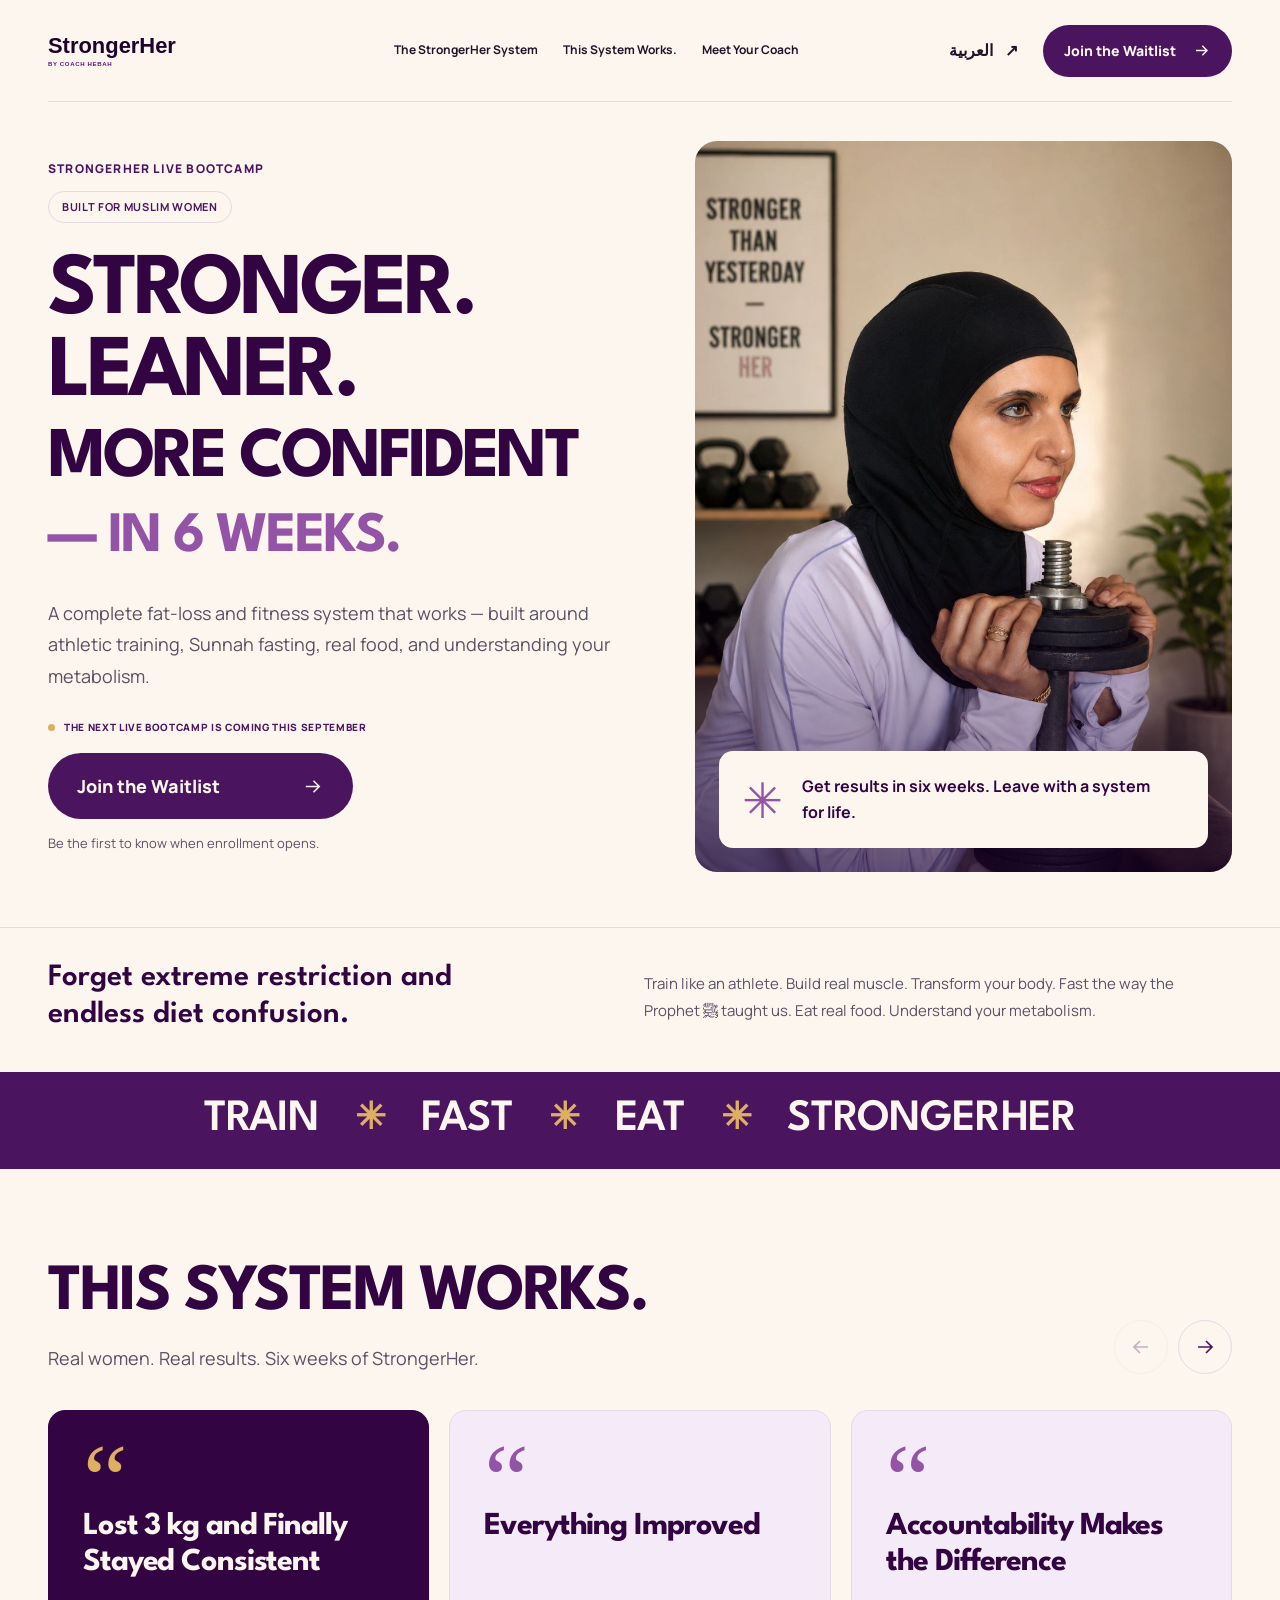
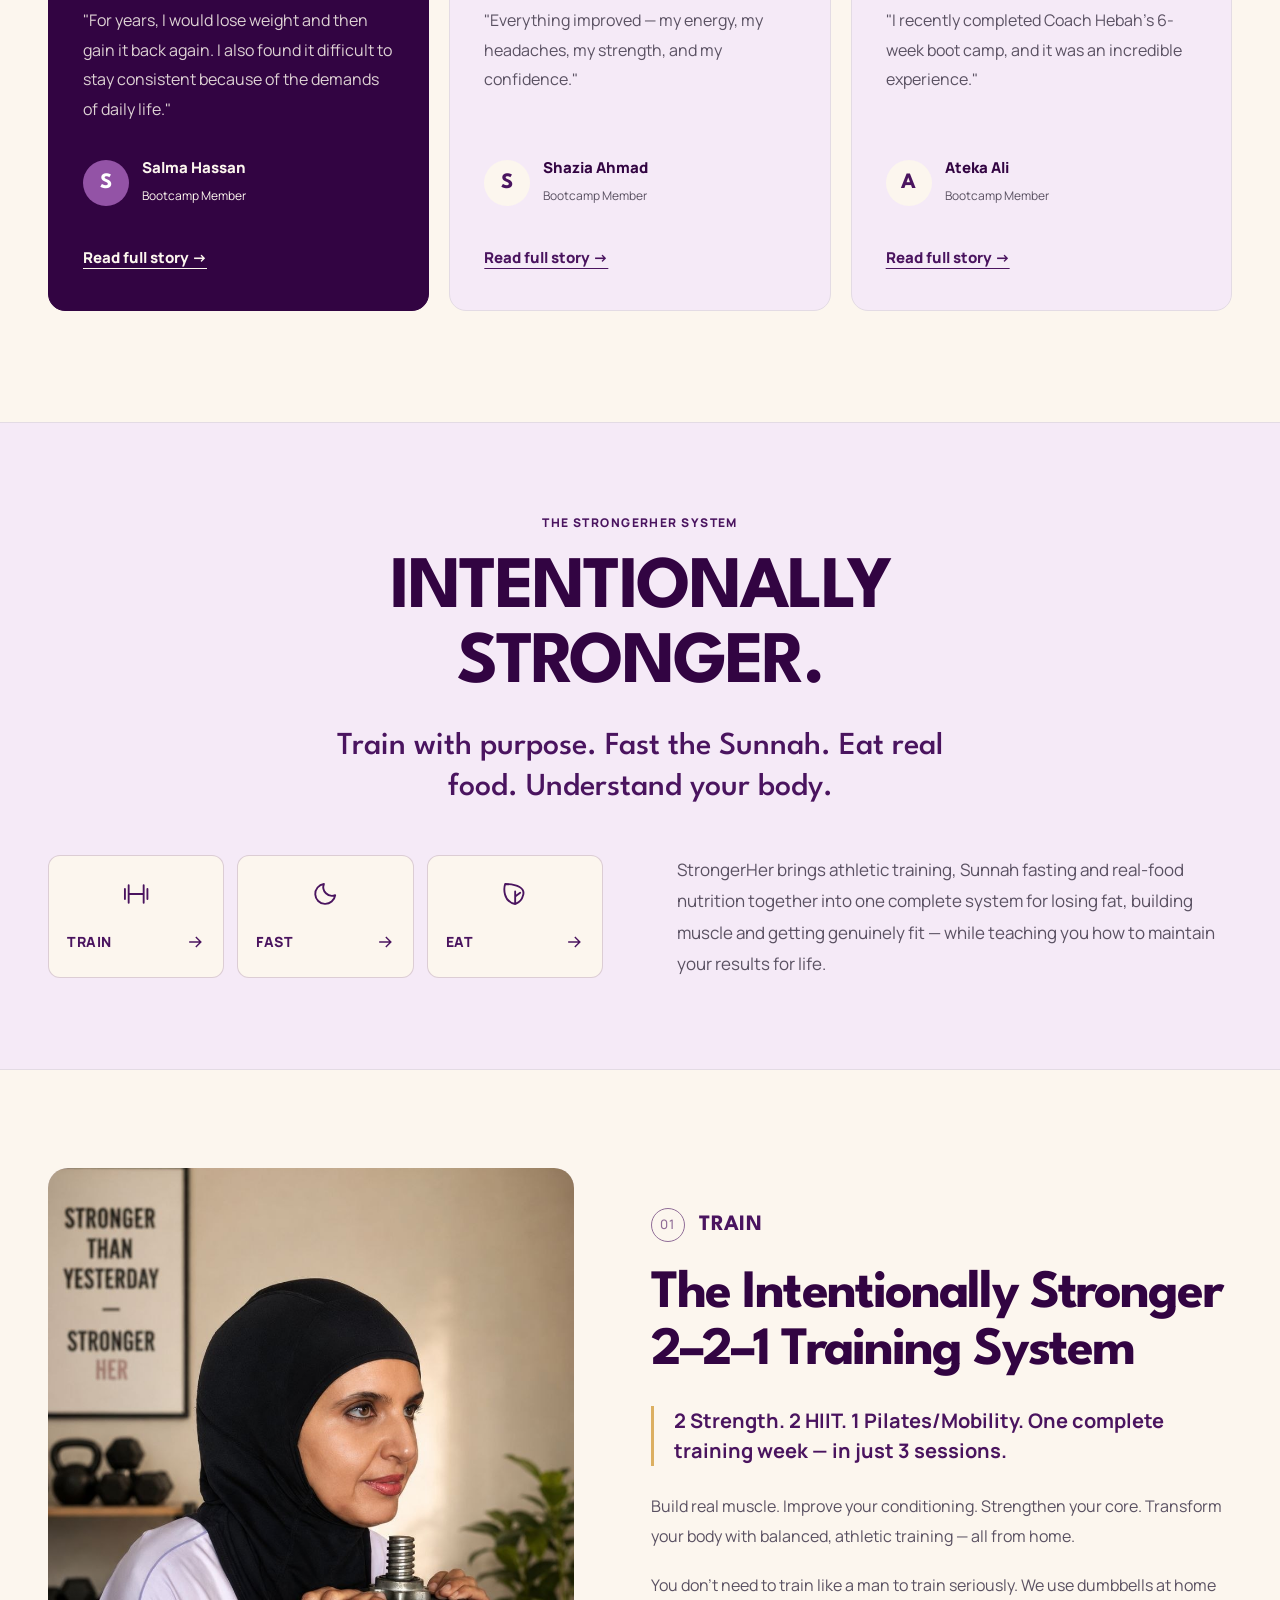
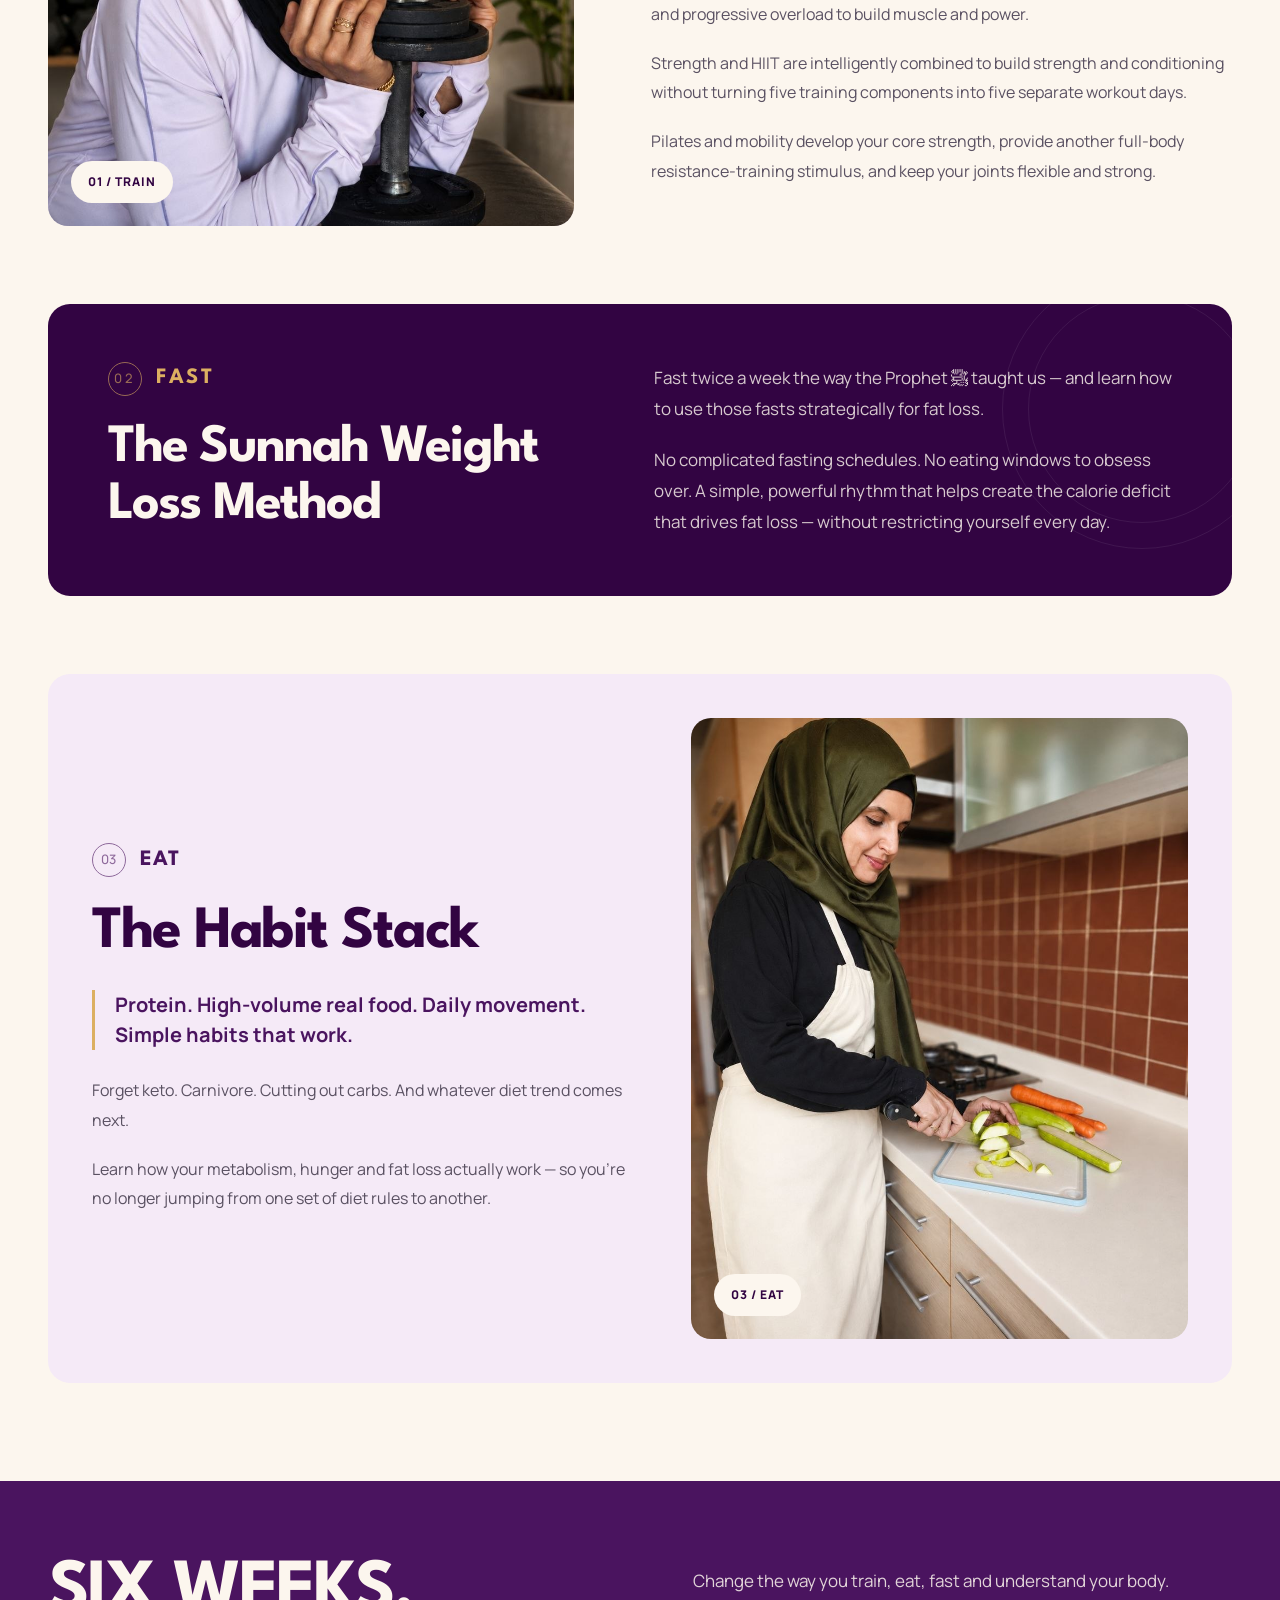
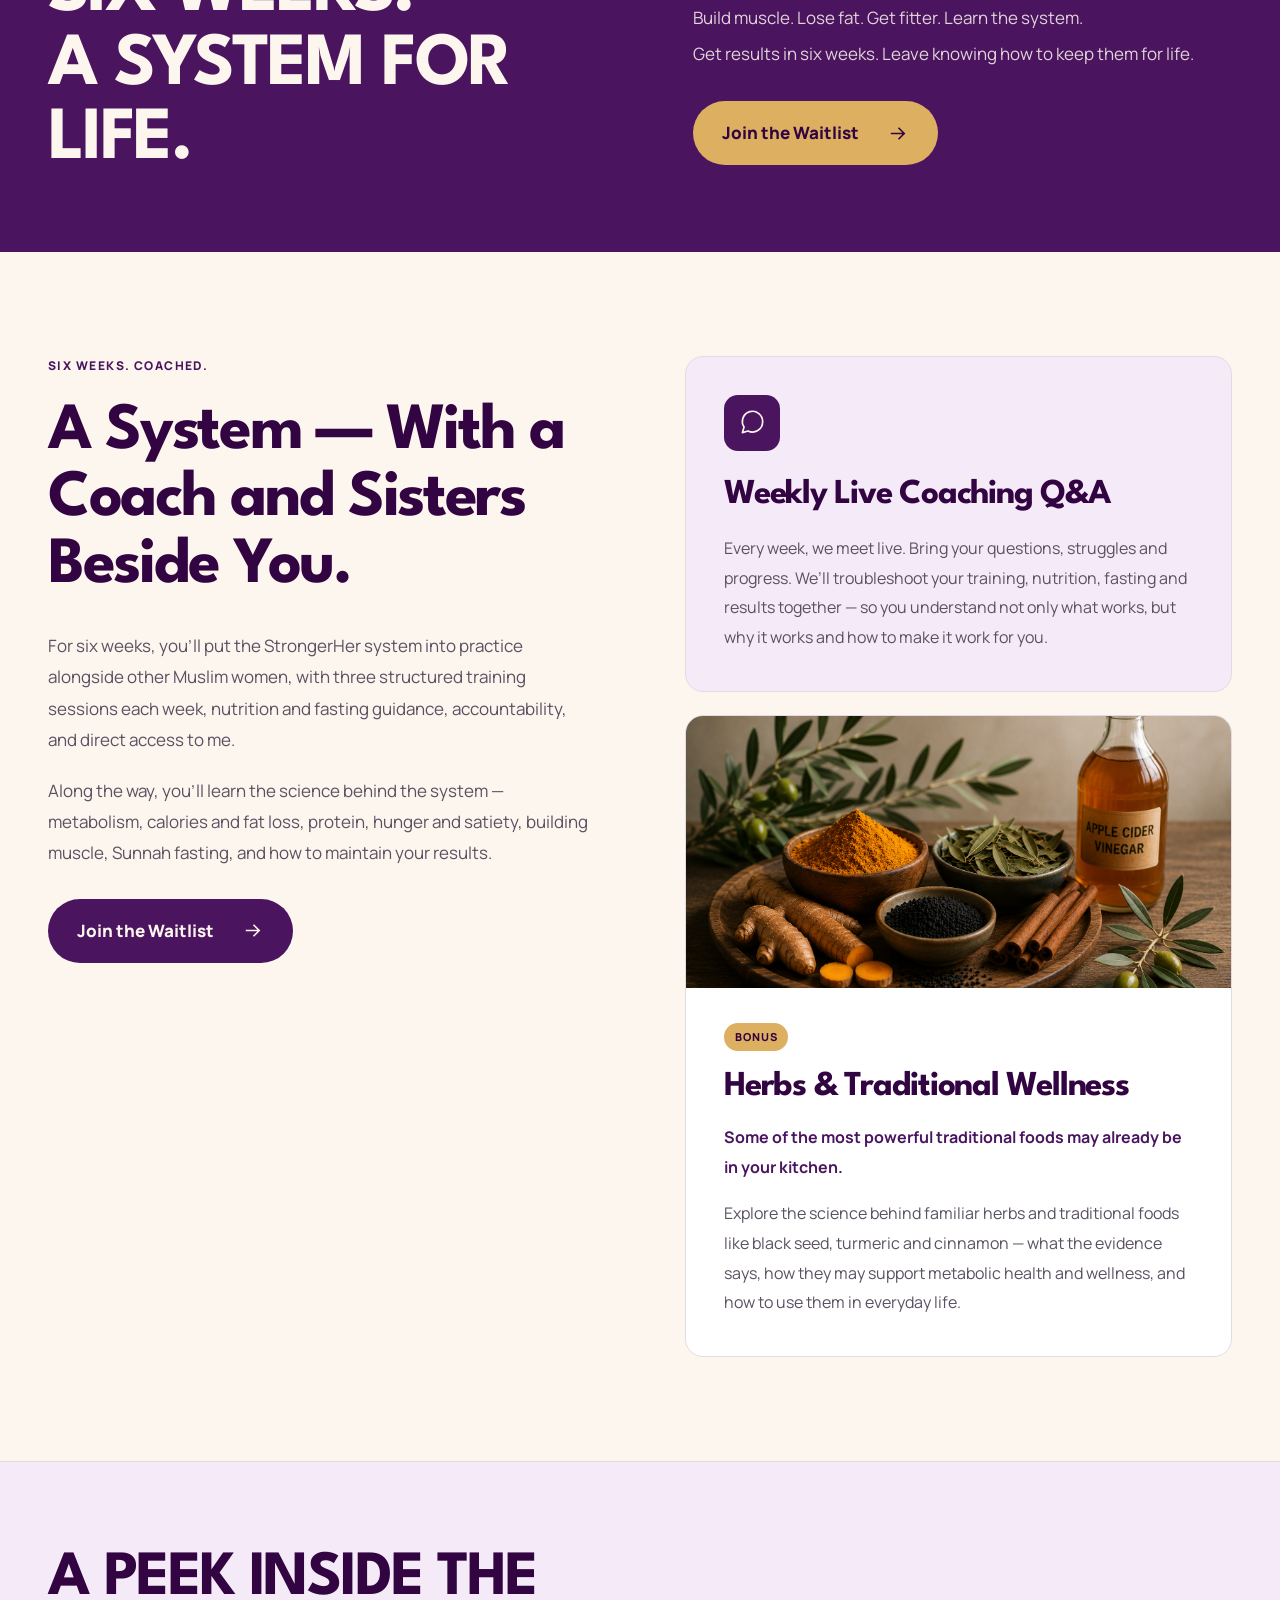
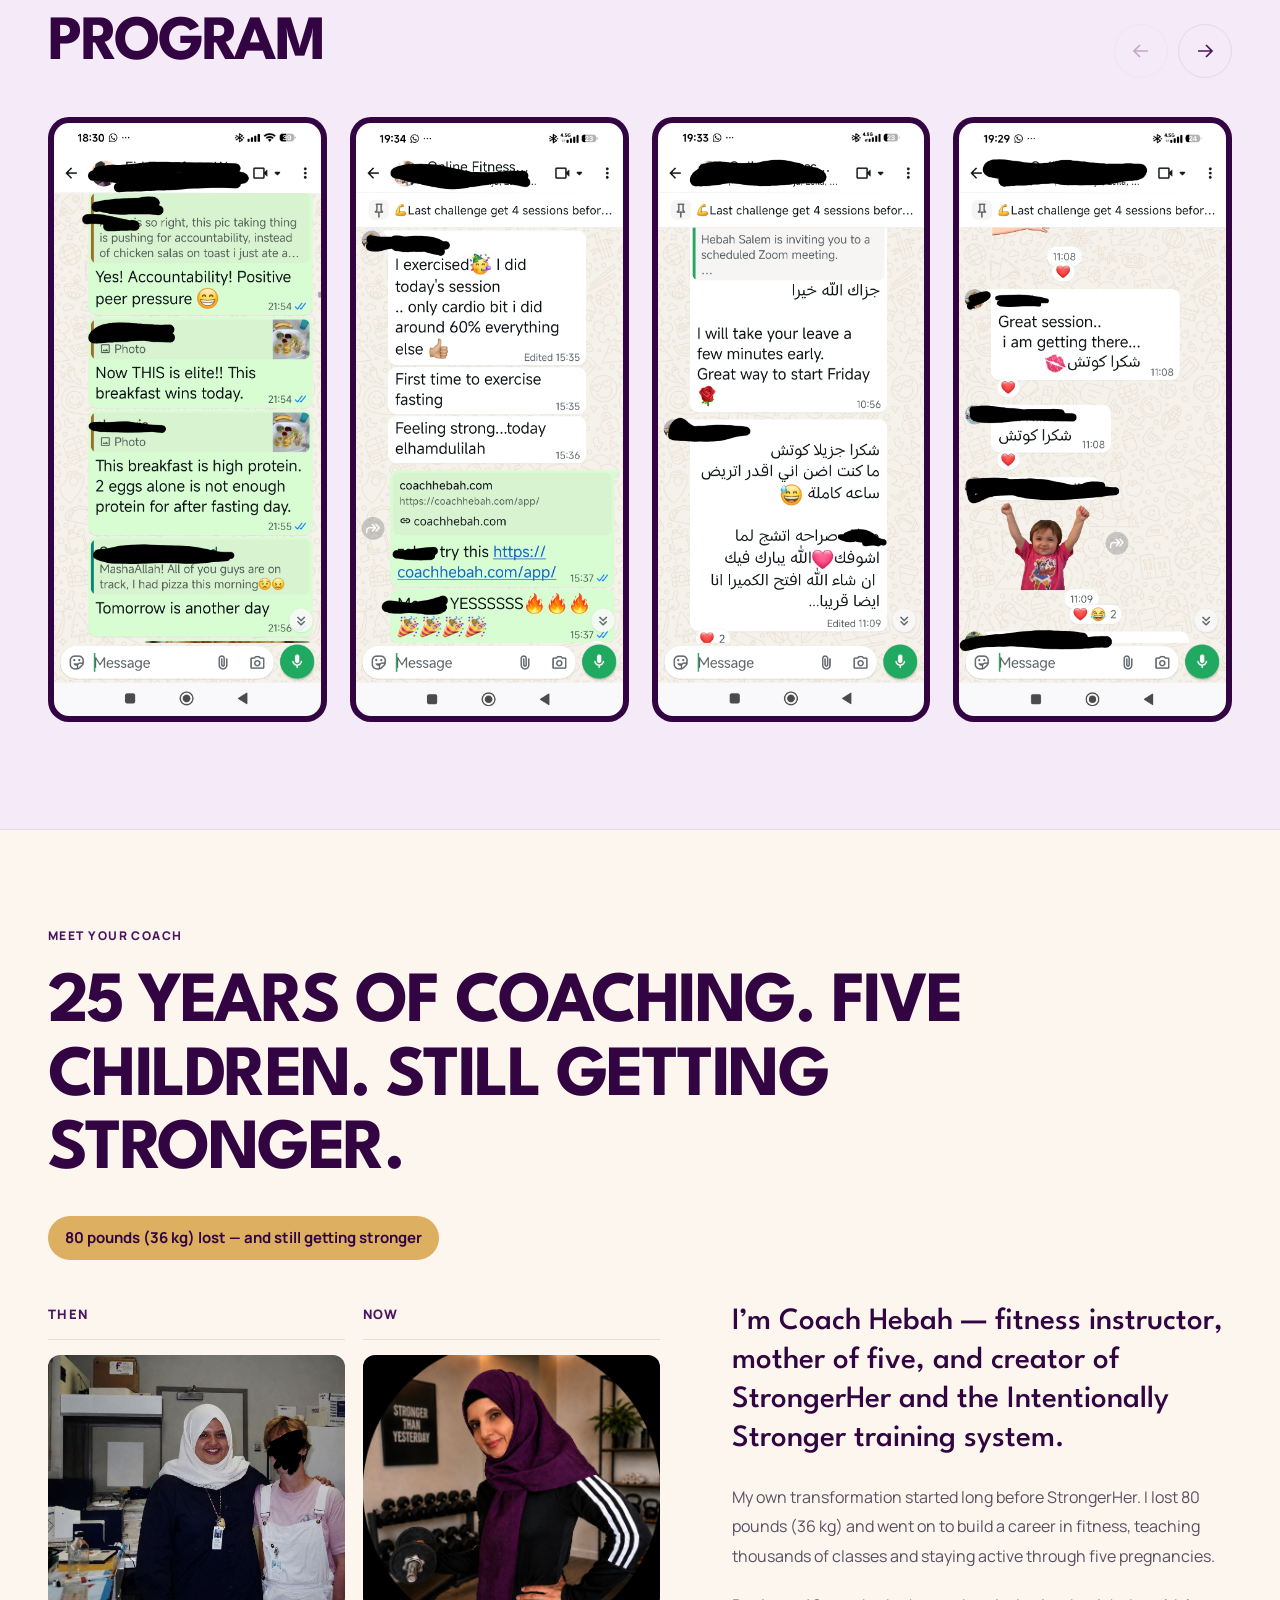
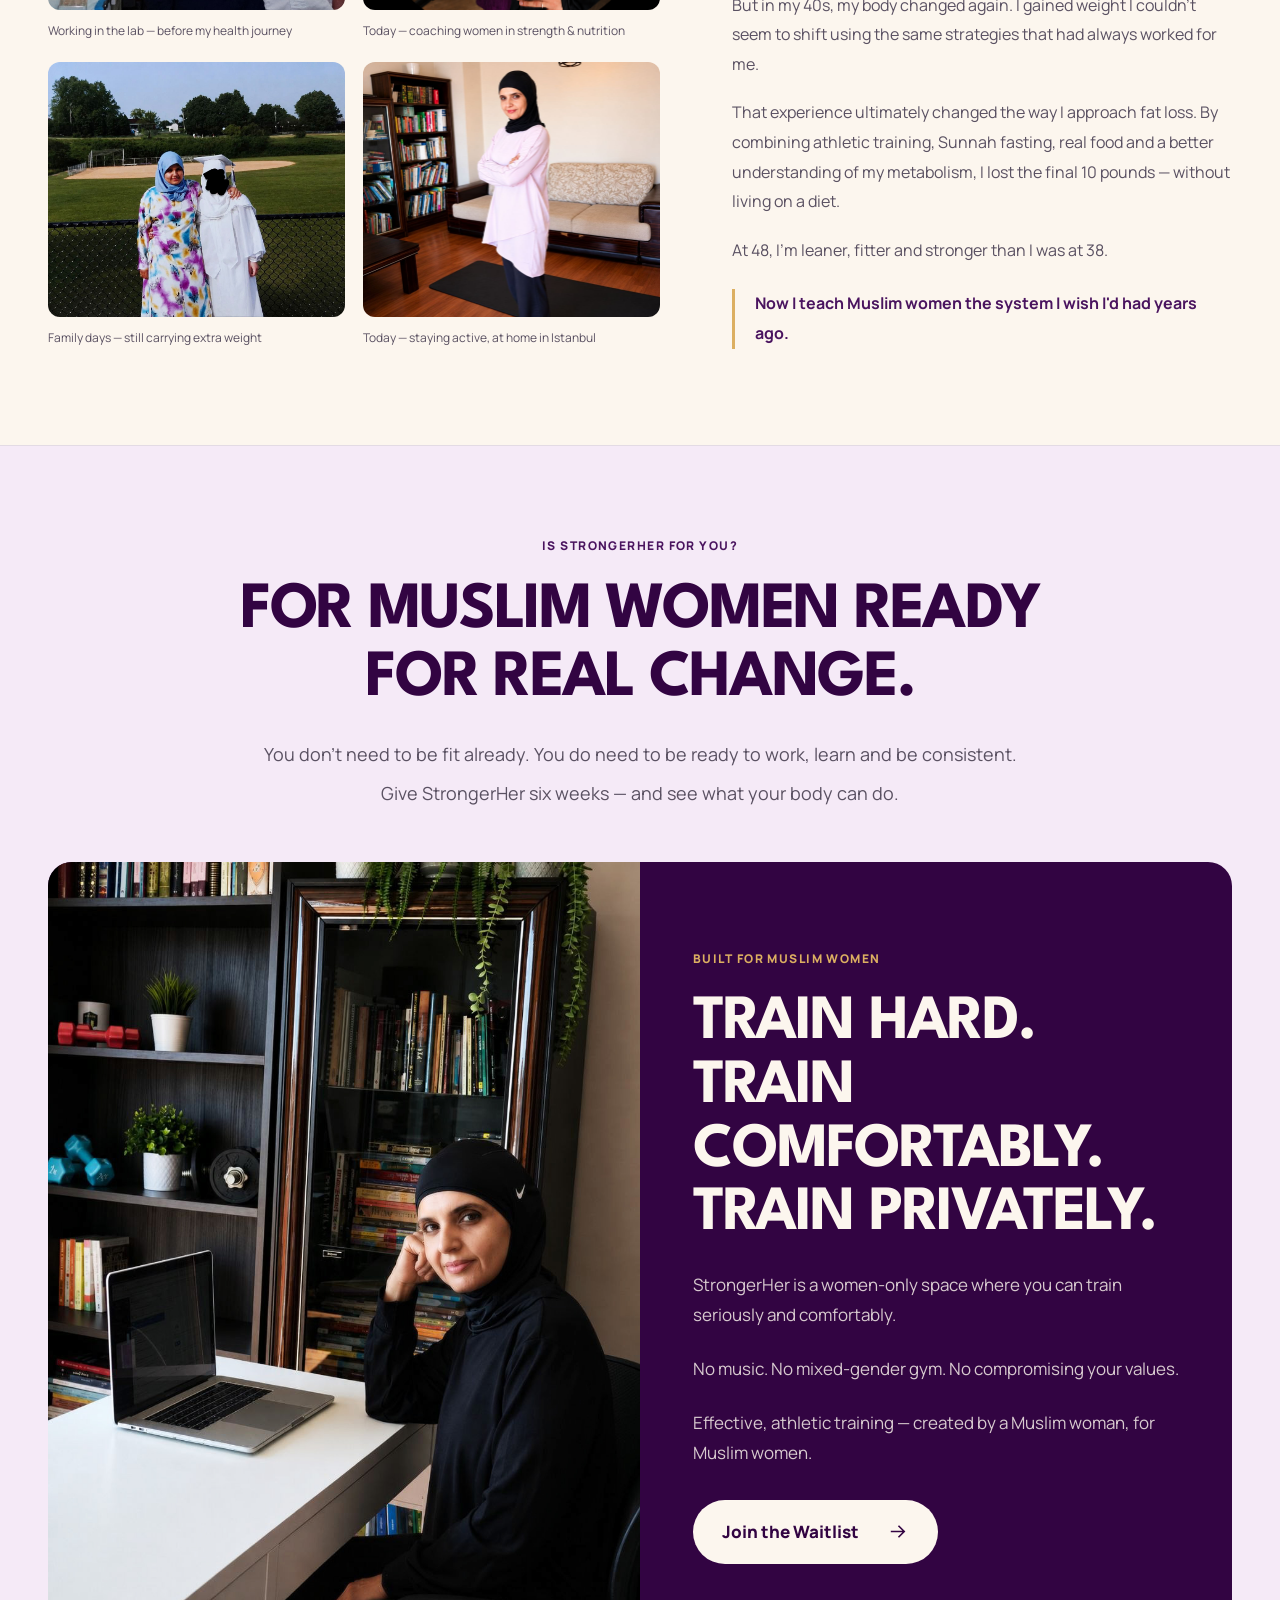
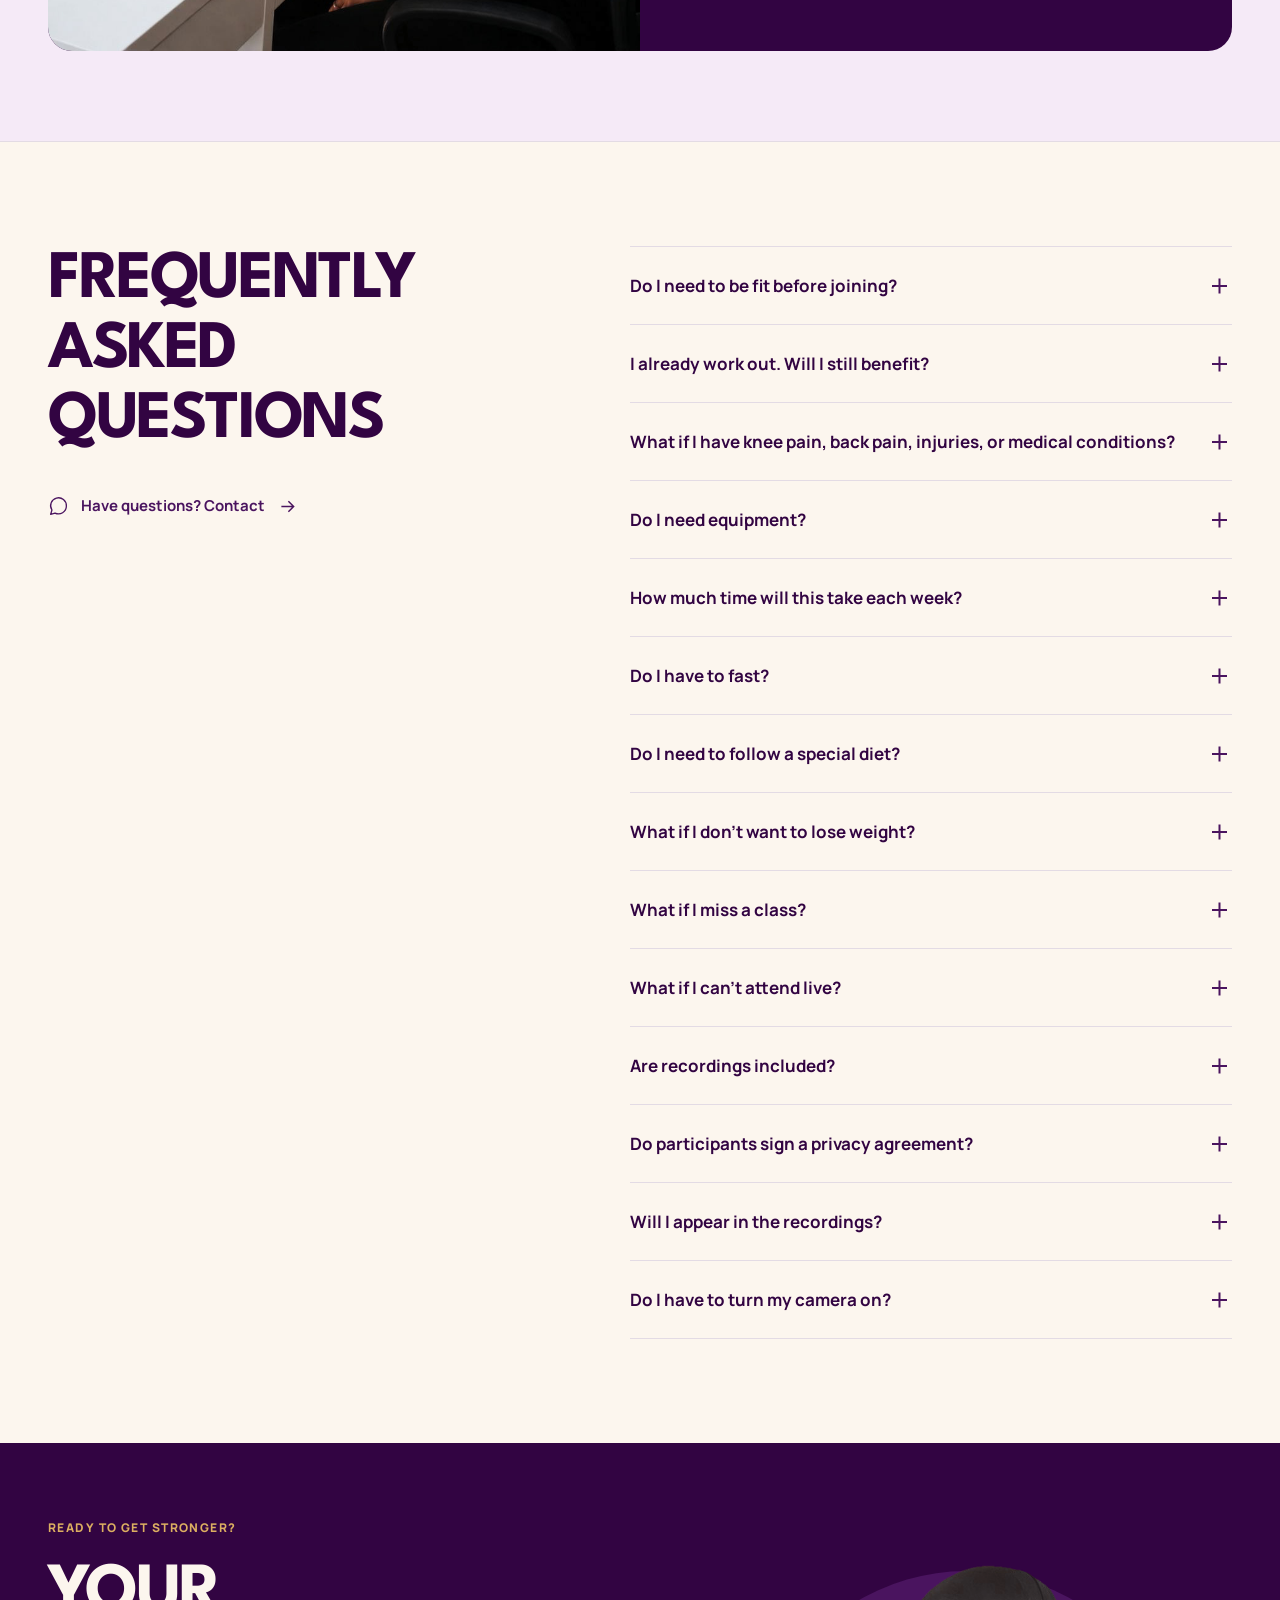
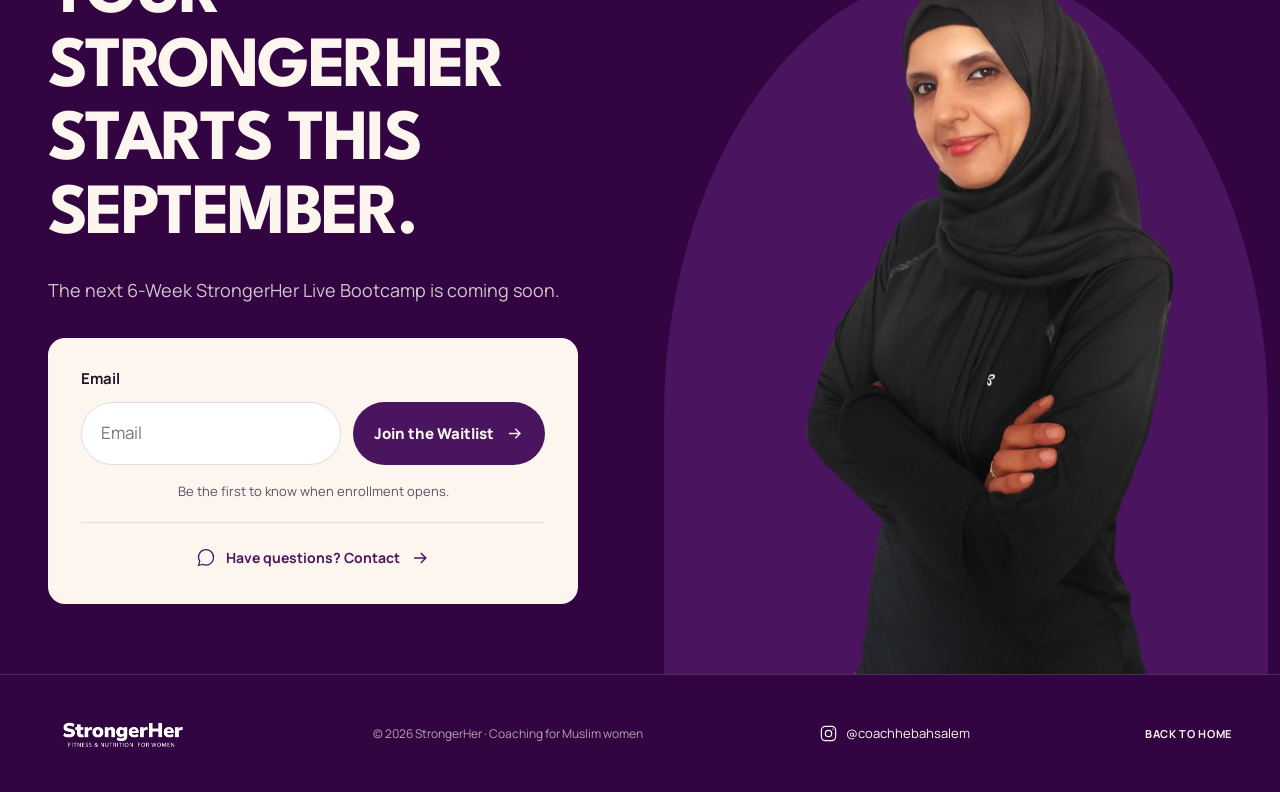
<file: coachhebah/Version3/index.html>
<!DOCTYPE html>

<html data-version="3" lang="en">
<head>
<meta charset="utf-8"/>
<meta content="width=device-width, initial-scale=1" name="viewport"/>
<meta content="#310642" name="theme-color"/>
<link href="data:," rel="icon"/>
<title>StrongerHer — Summer Bootcamp for Muslim Women</title>
<meta content="A 6-week live fitness, nutrition and lifestyle bootcamp designed for busy Muslim women. Coached by Hebah." name="description"/>


<meta content="StrongerHer V3 — bold athletic editorial direction" name="design-version"/>
<style id="v3-design">@font-face {
  font-family: 'League Spartan';
  font-style: normal;
  font-weight: 400;
  font-display: swap;
  src: url(assets/kJEnBuEW6A0lliaV_m88ja5Twtx8BWhtkDVmjZvM_oTpBA.ttf) format('truetype');
}
@font-face {
  font-family: 'League Spartan';
  font-style: normal;
  font-weight: 500;
  font-display: swap;
  src: url(assets/kJEnBuEW6A0lliaV_m88ja5Twtx8BWhtkDVmjZvMzITpBA.ttf) format('truetype');
}
@font-face {
  font-family: 'League Spartan';
  font-style: normal;
  font-weight: 600;
  font-display: swap;
  src: url(assets/kJEnBuEW6A0lliaV_m88ja5Twtx8BWhtkDVmjZvMIIPpBA.ttf) format('truetype');
}
@font-face {
  font-family: 'League Spartan';
  font-style: normal;
  font-weight: 700;
  font-display: swap;
  src: url(assets/kJEnBuEW6A0lliaV_m88ja5Twtx8BWhtkDVmjZvMGYPpBA.ttf) format('truetype');
}
@font-face {
  font-family: 'League Spartan';
  font-style: normal;
  font-weight: 800;
  font-display: swap;
  src: url(assets/kJEnBuEW6A0lliaV_m88ja5Twtx8BWhtkDVmjZvMfoPpBA.ttf) format('truetype');
}
@font-face {
  font-family: 'Manrope';
  font-style: normal;
  font-weight: 400;
  font-display: swap;
  src: url(assets/xn7_YHE41ni1AdIRqAuZuw1Bx9mbZk79FO_F.ttf) format('truetype');
}
@font-face {
  font-family: 'Manrope';
  font-style: normal;
  font-weight: 500;
  font-display: swap;
  src: url(assets/xn7_YHE41ni1AdIRqAuZuw1Bx9mbZk7PFO_F.ttf) format('truetype');
}
@font-face {
  font-family: 'Manrope';
  font-style: normal;
  font-weight: 600;
  font-display: swap;
  src: url(assets/xn7_YHE41ni1AdIRqAuZuw1Bx9mbZk4jE-_F.ttf) format('truetype');
}
@font-face {
  font-family: 'Manrope';
  font-style: normal;
  font-weight: 700;
  font-display: swap;
  src: url(assets/xn7_YHE41ni1AdIRqAuZuw1Bx9mbZk4aE-_F.ttf) format('truetype');
}
@font-face {
  font-family: 'Manrope';
  font-style: normal;
  font-weight: 800;
  font-display: swap;
  src: url(assets/xn7_YHE41ni1AdIRqAuZuw1Bx9mbZk59E-_F.ttf) format('truetype');
}

/* STRONGERHER V3 — athletic editorial. Original brand color tokens and fonts. */
:root{--cream:oklch(97.5% .012 75);--ink:oklch(22% .04 310);--purple:oklch(32% .13 315);--deep:oklch(24% .11 315);--soft:oklch(55% .14 318);--muted:oklch(45% .03 310);--lilac:oklch(95% .02 320);--accent:oklch(93% .04 325);--gold:oklch(78% .11 80);--blush:oklch(88% .05 20);--border:oklch(90% .015 320);--body:'Manrope',sans-serif;--display:'League Spartan',sans-serif}
*{box-sizing:border-box}html{scroll-behavior:smooth;scroll-padding-top:28px}body{margin:0;background:var(--cream);color:var(--ink);font:17px/1.8 var(--body);-webkit-font-smoothing:antialiased}body.modal-open{overflow:hidden}img{display:block;max-width:100%;height:auto}a{color:inherit;text-decoration:none}button,input{font:inherit}button{cursor:pointer}button,a,input,summary{-webkit-tap-highlight-color:transparent}svg{width:24px;height:24px;flex-shrink:0}h1,h2,h3,p,figure{margin:0}h1,h2,h3{font-family:var(--display);font-weight:700;line-height:1.02;letter-spacing:-.035em;color:var(--deep)}h2{font-size:60px}h3{font-size:34px;line-height:1.1}p{color:var(--muted)}:focus-visible{outline:3px solid var(--soft);outline-offset:5px}.wrap{width:min(1280px,calc(100% - 96px));margin-inline:auto}.section{padding-block:104px}.eyebrow{display:flex;align-items:center;gap:12px;font-size:12px;font-weight:800;text-transform:uppercase;letter-spacing:.12em;line-height:1.6;color:var(--purple)}.eyebrow svg{width:23px;height:23px}.tiny-line{display:none}.button{display:inline-flex;justify-content:center;align-items:center;gap:27px;background:var(--purple);color:var(--cream);font-weight:800;font-size:17px;line-height:1.4;min-height:64px;padding:18px 28px;border:1px solid transparent;border-radius:999px;text-decoration:none}.button svg{width:23px;height:23px}.button:hover{background:var(--deep)}.button-light{background:var(--cream);color:var(--deep)}.button-light:hover{background:var(--accent)}.microcopy{font-size:13px;line-height:1.7}.site-header{background:var(--cream)}.header-inner{display:flex;align-items:center;justify-content:space-between;gap:30px;min-height:102px;border-bottom:1px solid var(--border)}.logo{width:195px;height:auto}.header-inner nav{display:flex;align-items:center;gap:25px}.header-inner nav a{font-size:12px;line-height:1.4;font-weight:700;min-height:48px;display:flex;align-items:center}.header-inner nav a:hover{color:var(--soft)}.header-actions{display:flex;align-items:center;gap:25px}.language{display:flex;align-items:center;justify-content:center;gap:12px;min-height:48px;font-weight:700;font-size:16px}.header-cta{min-height:52px;font-size:14px;padding:13px 20px;gap:16px}.header-cta svg{width:19px;height:19px}
.hero{display:grid;grid-template-columns:1.05fr .95fr;gap:54px;align-items:center;padding-block:39px 55px}.hero-copy{padding-block:18px}.hero-copy>.eyebrow{font-size:12px;letter-spacing:.1em}.hero-audience{display:inline-block;margin-top:13px;font-size:11px;line-height:1.4;letter-spacing:.06em;font-weight:700;color:var(--purple);border:1px solid var(--border);border-radius:100px;padding:7px 13px}.hero h1{font-size:88px;line-height:.94;letter-spacing:-.045em;text-transform:uppercase;margin-top:28px;max-width:640px}.headline-line{display:block}.headline-line:nth-child(3){font-size:.81em;margin-top:8px;line-height:1.01}.headline-accent{font-size:.65em;line-height:1.2;color:var(--soft);margin-top:8px;letter-spacing:-.035em}.hero-lead{font-size:18px;line-height:1.75;max-width:585px;margin-top:25px}.hero-action{margin-top:27px}.availability{font-size:10px;letter-spacing:.065em;font-weight:800;line-height:1.7;display:flex;align-items:center;gap:9px;color:var(--purple)}.availability>span{width:7px;height:7px;flex:0 0 7px;border-radius:50%;background:var(--gold)}.hero-action .button{margin-top:17px;min-height:66px;min-width:305px;font-size:18px;justify-content:space-between}.hero-action .microcopy{margin-top:13px}.hero-visual{position:relative;align-self:stretch;min-width:0;border-radius:22px;overflow:hidden;min-height:715px;background:var(--lilac)}.hero-photo{width:100%;height:100%;position:absolute;inset:0;object-fit:cover;object-position:52% 44%}.hero-visual:after{content:'';position:absolute;inset:55% 0 0;background:linear-gradient(transparent,#1f012d99);pointer-events:none}.portrait-caption{position:absolute;left:24px;right:24px;bottom:24px;z-index:1;display:flex;align-items:center;gap:19px;background:var(--cream);border-radius:14px;padding:23px}.portrait-caption p{font-size:16px;font-weight:700;line-height:1.6;color:var(--deep);max-width:350px}.caption-asterisk{font-size:49px;line-height:1;color:var(--soft)}.intro-strip{border-top:1px solid var(--border)}.hero-note{padding-block:32px 39px;display:grid;grid-template-columns:1fr 1.15fr;gap:85px;align-items:center}.hero-note-title{font:600 31px/1.17 var(--display);color:var(--deep);max-width:460px}.hero-note>p:last-child{font-size:15px;line-height:1.8}.signature-band{background:var(--purple);color:var(--cream);overflow:hidden;padding-block:26px}.signature-band>div{display:flex;align-items:center;justify-content:center;gap:36px;white-space:nowrap;font:600 clamp(26px,3.5vw,53px)/1 var(--display);letter-spacing:-.02em}.signature-band span{font-size:37px;color:var(--gold)}
.stories-section{background:var(--cream);padding-block:91px}.section-heading{display:flex;align-items:flex-end;justify-content:space-between;gap:40px;margin-bottom:36px}.section-heading h2{text-transform:uppercase;font-size:66px;max-width:700px}.section-subtitle{font-size:18px;margin-top:15px}.rail-controls{display:flex;gap:10px;flex-shrink:0}.round-button{width:54px;height:54px;border:1px solid var(--border);border-radius:50%;background:transparent;color:var(--purple);display:grid;place-items:center;padding:0}.round-button:hover{background:var(--accent)}.round-button:disabled{opacity:.3;cursor:default}.round-button svg{width:24px;height:24px}.round-button[data-direction="-1"] svg{transform:rotate(180deg)}.story-rail{display:flex;gap:20px;overflow-x:auto;scroll-snap-type:x mandatory;scrollbar-width:thin;scrollbar-color:var(--border) transparent;padding-bottom:20px;overscroll-behavior-x:contain}.story-card{flex:0 0 calc((100% - 40px)/3);min-width:0;scroll-snap-align:start;display:flex;flex-direction:column;align-items:flex-start;padding:34px;border:1px solid var(--border);border-radius:17px;background:var(--lilac)}.quote-mark{font:100px/.7 Georgia,serif;height:47px;color:var(--soft)}.story-card h3{font-size:32px;line-height:1.12;min-height:76px;margin-top:17px}.story-excerpt{font-size:16px;line-height:1.85;margin-top:21px;margin-bottom:30px}.story-person{margin-top:auto;display:flex;align-items:center;gap:13px}.avatar{width:46px;height:46px;display:grid;place-items:center;border-radius:50%;background:var(--cream);color:var(--purple);font:700 22px/1 var(--display)}.story-person p{font-size:15px;line-height:1.5;font-weight:800;color:var(--deep)}.story-person div>span{font-size:12px;color:var(--muted)}.text-button{min-height:48px;background:none;border:0;padding:12px 0 0;color:var(--purple);font-size:15px;font-weight:800;margin-top:18px;text-decoration:underline;text-underline-offset:5px}.story-featured{background:var(--deep);border-color:var(--deep)}.story-featured h3,.story-featured p,.story-featured .text-button,.story-featured .story-person div>span{color:var(--cream)}.story-featured .quote-mark{color:var(--gold)}.story-featured .avatar{background:var(--soft);color:white}.story-featured .story-excerpt{opacity:.85}
.system-section{background:var(--lilac);padding-block:90px;border-block:1px solid var(--border)}.system-heading{display:block;text-align:center;max-width:870px;margin:0 auto}.system-heading .eyebrow{justify-content:center}.system-heading h2{font-size:74px;margin-top:20px;max-width:none;text-transform:uppercase}.system-lead{font:500 32px/1.28 var(--display);color:var(--purple);max-width:680px;margin:24px auto 0}.system-intro{display:grid;grid-template-columns:1fr 1fr;gap:74px;align-items:center;margin-top:45px}.system-intro>p{font-size:17px;line-height:1.85}.pillar-index{display:grid;grid-template-columns:repeat(3,1fr);gap:13px}.pillar-index a{border:1px solid color-mix(in srgb,var(--purple) 18%,transparent);border-radius:12px;background:var(--cream);display:flex;align-items:center;flex-wrap:wrap;gap:20px;padding:23px 18px;color:var(--purple)}.pillar-index a>svg:first-child{width:30px;height:30px;flex-basis:100%;margin-right:auto}.pillar-index span{font-size:14px;font-weight:800;letter-spacing:.04em}.pillar-index a>svg:last-child{width:20px;height:20px;margin-left:auto}.pillar-index a:hover{background:var(--accent)}
.method-section{padding-block:98px}.method-row{display:grid;grid-template-columns:.95fr 1.05fr;gap:77px;align-items:center}.editorial-photo{position:relative;overflow:hidden;border-radius:20px;background:var(--lilac)}.editorial-photo>img{width:100%;aspect-ratio:4/5;object-fit:cover;object-position:center 35%}.photo-corner{position:absolute;left:23px;bottom:23px;background:var(--cream);color:var(--deep);font-size:12px;font-weight:800;letter-spacing:.08em;padding:10px 17px;border-radius:100px}.method-copy .eyebrow{font:700 22px/1.3 var(--display);letter-spacing:.04em;gap:14px}.chapter-number{font:500 13px/1 var(--body);width:34px;height:34px;border:1px solid currentColor;border-radius:50%;display:grid;place-items:center;opacity:.6}.method-copy .eyebrow svg,.fast-title .eyebrow svg{display:none}.method-copy h2{font-size:54px;line-height:1.06;margin-top:24px}.method-callout{font-size:20px;line-height:1.5;font-weight:700;color:var(--purple);margin-block:26px;padding-left:20px;border-left:3px solid var(--gold)}.prose{font-size:16px;line-height:1.85}.prose p+p{margin-top:19px}.fast-panel{margin-block:78px;background:var(--deep);border-radius:22px;padding:58px 60px;display:grid;grid-template-columns:1fr 1.1fr;gap:75px;position:relative;overflow:hidden}.fast-title,.fast-panel>.prose{position:relative;z-index:1}.fast-title .eyebrow{color:var(--gold);font:700 22px/1.3 var(--display);gap:14px}.fast-title h2{color:var(--cream);font-size:54px;line-height:1.06;margin-top:24px}.fast-panel .prose{font-size:17px;line-height:1.85;align-self:center}.fast-panel p:not(.eyebrow){color:var(--cream);opacity:.82}.moon-decoration{position:absolute;width:280px;height:280px;border:1px solid #ffffff12;border-radius:50%;right:-50px;top:-35px}.moon-decoration:after{content:'';position:absolute;inset:25px;border:1px solid #ffffff12;border-radius:50%}.eat-row{grid-template-columns:1.05fr .95fr;background:var(--lilac);border-radius:22px;gap:50px;padding:44px}.eat-row .method-copy h2{font-size:60px}.eat-row .editorial-photo>img{aspect-ratio:4/5;object-position:52% 50%}.life-banner{padding-block:74px;background:var(--purple);position:relative;overflow:hidden}.life-inner{display:grid;grid-template-columns:1.05fr 1fr;column-gap:80px;align-items:center}.life-inner h2{color:var(--cream);font-size:75px;line-height:.99;text-transform:uppercase;grid-row:span 2}.life-inner>div{padding-top:5px}.life-inner p{font-size:17px;line-height:1.8;color:var(--cream);opacity:.85}.life-inner p+p{margin-top:6px}.life-inner .button{grid-column:2;justify-self:start;align-self:start;margin-top:25px;background:var(--gold);color:var(--deep)}.life-inner .button:hover{background:var(--cream)}
.coached-section{background:var(--cream)}.coached-grid{display:grid;grid-template-columns:1fr 1fr;gap:90px;align-items:start}.coached-intro{position:sticky;top:40px}.coached-intro h2{font-size:66px;line-height:1.02;margin-top:24px;max-width:600px}.coached-intro .prose{font-size:17px;margin-top:29px}.coached-intro .button{margin-top:30px}.coaching-features{display:grid;gap:23px}.qa-card{border:1px solid var(--border);border-radius:18px;background:var(--lilac);padding:38px}.feature-icon{width:56px;height:56px;background:var(--purple);color:var(--cream);display:grid;place-items:center;border-radius:14px;margin-bottom:25px}.feature-icon svg{width:27px;height:27px}.qa-card h3{font-size:35px}.qa-card p{font-size:16px;line-height:1.85;margin-top:20px}.bonus-card{background:white;border:1px solid var(--border);border-radius:18px;overflow:hidden}.bonus-card>img{width:100%;aspect-ratio:2;object-fit:cover}.bonus-copy{padding:32px 38px 38px}.gold-label{background:var(--gold);color:var(--deep);padding:5px 11px;border-radius:100px;display:inline-flex;font-size:11px;letter-spacing:.08em}.bonus-copy h3{font-size:35px;margin-top:17px}.bonus-copy p:not(.eyebrow){font-size:16px;line-height:1.85;margin-top:17px}.bonus-lead{font-weight:700;color:var(--purple)}
.community-section{background:var(--lilac);border-block:1px solid var(--border);padding-block:85px}.community-heading{display:flex;align-items:flex-end;justify-content:space-between;gap:35px;margin-bottom:39px}.community-heading h2{font-size:63px;line-height:1.04;text-transform:uppercase;max-width:700px}.community-rail{display:flex;gap:23px;overflow-x:auto;scroll-snap-type:x mandatory;scrollbar-width:thin;scrollbar-color:var(--border) transparent;align-items:flex-start;padding-bottom:22px}.community-shot{flex:0 0 calc((100% - 69px)/4);min-width:0;scroll-snap-align:start;padding:6px;background:var(--deep);border-radius:21px;overflow:hidden}.community-shot img{width:100%;height:auto;border-radius:15px}
.coach-section{padding-block:96px}.coach-heading{display:block;max-width:980px;margin-bottom:42px}.coach-heading .eyebrow{margin-bottom:23px}.coach-heading h2{font-size:72px;line-height:1.02;text-transform:uppercase;max-width:none}.journey-claim{display:inline-block;font-size:15px;line-height:1.6;font-weight:700;background:var(--gold);color:var(--deep);padding:10px 17px;border-radius:100px;margin-top:27px}.coach-grid{display:grid;grid-template-columns:1.1fr .9fr;gap:72px;align-items:center}.journey-label{display:grid;grid-template-columns:1fr 1fr;gap:18px;margin-bottom:15px}.journey-label span{font-size:13px;font-weight:800;text-transform:uppercase;letter-spacing:.1em;color:var(--purple);border-bottom:1px solid var(--border);padding-bottom:12px}.journey-grid{display:grid;grid-template-columns:1fr 1fr;gap:22px 18px}.journey-photo img{width:100%;height:255px;object-fit:cover;object-position:center 32%;border-radius:12px}.journey-photo figcaption{font-size:12px;line-height:1.6;color:var(--muted);padding-top:11px}.coach-story{font-size:16px;line-height:1.85}.coach-story p:first-child{font:500 31px/1.26 var(--display);color:var(--deep);margin-bottom:25px}.coach-story p:last-child{border-left:3px solid var(--gold);padding-left:20px;color:var(--purple);font-weight:700;margin-top:24px}
.fit-section{padding-block:90px;background:var(--lilac);border-block:1px solid var(--border)}.for-you{max-width:880px;margin:0 auto 52px;text-align:center}.for-you .eyebrow{justify-content:center}.for-you h2{font-size:66px;line-height:1.04;text-transform:uppercase;margin-top:23px}.for-you p:not(.eyebrow){font-size:18px;line-height:1.8;margin-top:23px}.for-you p:last-child{margin-top:7px}.privacy-panel{display:grid;grid-template-columns:1fr 1fr;background:var(--deep);border-radius:24px;overflow:hidden}.privacy-image img{width:100%;height:100%;min-height:630px;object-fit:cover;object-position:center 43%}.privacy-copy{padding:57px 53px;align-self:center}.privacy-copy .eyebrow{color:var(--gold)}.privacy-copy h2{font-size:63px;line-height:1.01;color:var(--cream);text-transform:uppercase;margin-top:24px}.privacy-copy p:not(.eyebrow){font-size:17px;line-height:1.8;color:var(--cream);opacity:.82;margin-top:23px}.privacy-copy .button{margin-top:31px}
.faq-section{display:grid;grid-template-columns:.9fr 1.1fr;gap:90px;align-items:start}.faq-heading{position:sticky;top:40px}.faq-heading h2{font-size:68px;line-height:1.03;text-transform:uppercase;max-width:490px}.contact-text{display:inline-flex;align-items:center;gap:12px;font-size:15px;line-height:1.6;font-weight:700;color:var(--purple);min-height:52px;margin-top:24px}.contact-text svg{width:21px;height:21px}.faqs details{border-bottom:1px solid var(--border)}.faqs details:first-child{border-top:1px solid var(--border)}summary{list-style:none;display:flex;align-items:center;justify-content:space-between;gap:23px;cursor:pointer;min-height:77px;padding-block:23px;font-size:17px;font-weight:700;line-height:1.6;color:var(--deep)}summary::-webkit-details-marker{display:none}.plus{width:25px;height:25px;flex:0 0 25px;position:relative}.plus:before,.plus:after{content:'';position:absolute;left:5px;top:12px;width:15px;height:2px;background:var(--purple)}.plus:after{transform:rotate(90deg)}details[open] .plus:after{display:none}.faq-answer{font-size:16px;line-height:1.85;padding:0 31px 25px 0}.faq-answer p+p{margin-top:16px}
.waitlist-section{position:relative;overflow:hidden;background:var(--deep);padding-top:75px}.waitlist-grid{position:relative;display:grid;grid-template-columns:1.1fr .9fr;gap:0 90px;align-items:start}.waitlist-grid>div:first-child{grid-column:1;position:relative;z-index:2}.waitlist-section .eyebrow{color:var(--gold)}.waitlist-section h2{font-size:72px;line-height:1.02;text-transform:uppercase;color:var(--cream);margin-top:22px;max-width:670px}.waitlist-intro{font-size:18px;line-height:1.75;max-width:560px;margin-top:22px;color:var(--cream);opacity:.8}.signup-card{grid-column:1;position:relative;z-index:2;background:var(--cream);border-radius:17px;padding:30px 33px;margin-block:31px 70px;max-width:530px}.signup-card form{display:grid;grid-template-columns:1fr auto;gap:12px}.signup-card label{grid-column:1/-1;font-size:15px;font-weight:700;line-height:1.5}.signup-card input[type=email]{width:100%;min-width:0;min-height:61px;background:white;border:1px solid var(--border);border-radius:100px;color:var(--deep);font-size:17px;padding:15px 19px}.signup-card .button{min-height:61px;gap:11px;font-size:15px;padding-inline:20px}.signup-card .button svg{width:19px;height:19px}.signup-card .microcopy{font-size:13px;line-height:1.65;margin-top:16px;text-align:center}.signup-contact{border-top:1px solid var(--border);display:flex;align-items:center;justify-content:center;gap:10px;font-size:14px;line-height:1.6;color:var(--purple);font-weight:700;min-height:52px;margin-top:20px;padding-top:19px}.signup-contact svg{width:20px;height:20px}.closing-portrait{position:absolute;inset:0 -3% 0 52%;display:flex;align-items:flex-end;justify-content:center;pointer-events:none}.closing-portrait:before{content:'';position:absolute;inset:7% 0 -25%;background:var(--purple);border-radius:50% 50% 0 0}.closing-person{position:relative;z-index:1;width:100%;max-width:580px;max-height:800px;object-fit:contain;object-position:bottom;height:auto}.waitlist-section:focus{outline-offset:-7px}
footer{background:var(--deep);padding-block:32px;color:var(--cream);border-top:1px solid #ffffff26}.footer-inner{display:flex;align-items:center;justify-content:space-between;gap:23px}.footer-logo{width:150px;height:53px;object-fit:contain;filter:brightness(0) invert(1)}.footer-inner p{font-size:12px;color:var(--cream);opacity:.65}.footer-inner>a[href*="instagram"]{font-size:13px;display:flex;align-items:center;gap:8px;min-height:48px}.footer-inner>a[href*="instagram"] svg{width:19px;height:19px}.footer-home{font-size:11px;font-weight:700;letter-spacing:.06em;min-height:48px;display:flex;align-items:center;white-space:nowrap}.mobile-cta{display:none}dialog{width:min(760px,calc(100% - 36px));max-height:86dvh;padding:46px;border:1px solid var(--border);border-radius:20px;background:var(--cream);color:var(--ink);box-shadow:0 25px 100px #1f012d33}dialog::backdrop{background:#1f012daa;backdrop-filter:blur(5px)}dialog .eyebrow{padding-right:45px}dialog h2{font-size:44px;margin-top:20px}dialog #story-badge{display:inline-block;background:var(--accent);color:var(--purple);font-size:15px;line-height:1.7;padding:6px 14px;border-radius:100px;margin-top:20px}dialog .prose{font-size:17px;line-height:1.85;margin-top:27px}.dialog-close{position:absolute;right:13px;top:13px;font-size:32px;width:48px;height:48px}[hidden]{display:none!important}

@media(min-width:1500px){.hero h1{font-size:94px}.hero-visual{min-height:750px}}
@media(max-width:1250px){.header-inner nav{gap:17px}.header-inner nav a{font-size:11px}.header-inner{gap:22px}.header-actions{gap:17px}.logo{width:179px}.hero{gap:40px}.hero h1{font-size:77px}.hero-lead{font-size:17px}.hero-visual{min-height:700px}.portrait-caption{padding:20px;left:20px;right:20px;bottom:20px;gap:14px}.portrait-caption p{font-size:15px}.caption-asterisk{font-size:41px}.hero-note{gap:55px}.story-card{padding:28px}.story-card h3{font-size:30px}.system-intro{gap:45px}.method-row{gap:50px}.method-copy h2{font-size:47px}.method-callout{font-size:19px}.fast-panel{gap:45px;padding:46px}.fast-title h2{font-size:47px}.eat-row{padding:36px;gap:36px}.eat-row .method-copy h2{font-size:54px}.life-inner{gap:50px}.life-inner h2{font-size:64px}.coached-grid{gap:55px}.coached-intro h2{font-size:57px}.qa-card{padding:31px}.bonus-copy{padding:29px 31px 33px}.coach-grid{gap:47px}.coach-heading h2{font-size:64px}.journey-photo img{height:235px}.privacy-copy{padding:45px 36px}.privacy-copy h2{font-size:53px}.faq-section{gap:57px}.faq-heading h2{font-size:57px}.waitlist-grid{gap:0 60px}.waitlist-section h2{font-size:63px}.signup-card{padding:27px}.signup-card form{grid-template-columns:1fr}.signup-card .button{justify-content:space-between;font-size:17px;min-height:64px}.signup-card input[type=email]{min-height:62px}.footer-inner{gap:16px}}
@media(max-width:1000px){.wrap{width:calc(100% - 64px)}.section{padding-block:80px}.header-inner nav{display:none}.header-inner{min-height:90px}.logo{width:195px}.hero{gap:29px;padding-block:30px 42px}.hero h1{font-size:67px}.hero .eyebrow{font-size:11px}.hero-audience{font-size:10px}.hero-lead{font-size:16px;line-height:1.8}.hero-visual{min-height:680px}.hero-action .button{min-width:270px;font-size:17px}.availability{font-size:9px}.hero-action .microcopy{font-size:12px}.portrait-caption p{font-size:14px}.hero-note{gap:35px}.hero-note-title{font-size:28px}.hero-note>p:last-child{font-size:14px}.signature-band>div{gap:25px;font-size:33px}.signature-band span{font-size:28px}.section-heading h2{font-size:56px}.story-card{flex-basis:calc((100% - 20px)/2)}.system-heading h2{font-size:63px}.system-lead{font-size:29px}.system-intro{gap:30px}.system-intro>p{font-size:16px}.pillar-index{gap:9px}.pillar-index a{padding:19px 13px}.pillar-index span{font-size:12px}.method-row{gap:34px}.method-copy h2{font-size:41px}.method-callout{font-size:18px}.prose{font-size:15px}.editorial-photo>img{aspect-ratio:3/5}.fast-panel{gap:30px;padding:34px}.fast-title h2{font-size:42px}.fast-panel .prose{font-size:16px}.eat-row{padding:28px;gap:28px}.eat-row .method-copy h2{font-size:49px}.life-inner h2{font-size:58px}.life-inner p{font-size:16px}.coached-grid{gap:37px}.coached-intro h2{font-size:51px}.coached-intro .prose{font-size:16px}.qa-card{padding:27px}.qa-card h3,.bonus-copy h3{font-size:31px}.qa-card p,.bonus-copy p:not(.eyebrow){font-size:15px}.bonus-copy{padding:27px}.community-heading h2{font-size:54px;max-width:570px}.community-shot{flex-basis:calc((100% - 46px)/3)}.coach-heading h2{font-size:58px}.coach-grid{gap:33px}.journey-photo img{height:211px}.journey-photo figcaption{font-size:11px}.coach-story{font-size:15px}.coach-story p:first-child{font-size:28px}.for-you h2{font-size:57px}.for-you p:not(.eyebrow){font-size:17px}.privacy-copy{padding:36px 29px}.privacy-copy h2{font-size:45px}.privacy-copy p:not(.eyebrow){font-size:16px}.privacy-image img{min-height:650px}.faq-section{gap:35px}.faq-heading h2{font-size:51px}.contact-text{font-size:14px;gap:9px}.faqs summary{font-size:16px}.faq-answer{font-size:15px}.waitlist-section{padding-top:58px}.waitlist-section h2{font-size:55px}.waitlist-intro{font-size:17px}.signup-card{padding:25px;margin-bottom:57px}.closing-portrait{inset:5% -7% 0 49%}.footer-inner{flex-wrap:wrap}.footer-inner p{order:4;width:100%;text-align:center}}
@media(max-width:800px){.wrap{width:calc(100% - 48px)}.hero{gap:24px}.hero h1{font-size:58px}.hero h1 .headline-line:nth-child(3){font-size:.85em}.hero-visual{min-height:663px}.portrait-caption{padding:17px;left:15px;right:15px;bottom:15px;gap:11px}.portrait-caption p{font-size:12px}.caption-asterisk{font-size:34px}.hero-action .button{min-width:0;width:100%;padding-inline:24px}.hero-lead{font-size:16px}.hero-note-title{font-size:26px}.hero-note{gap:30px}.signature-band>div{gap:21px;font-size:29px}.signature-band span{font-size:23px}.system-intro{grid-template-columns:1fr;gap:28px;margin-top:32px}.system-intro>p{font-size:17px}.pillar-index a{padding:21px 20px;gap:17px}.pillar-index a>svg:first-child{flex-basis:auto}.pillar-index span{font-size:14px}.method-row{gap:27px}.method-copy h2{font-size:38px}.method-callout{font-size:17px}.fast-panel{gap:25px;padding:31px}.fast-title h2{font-size:38px}.eat-row{padding:25px;gap:25px}.eat-row .method-copy h2{font-size:43px}.eat-row .editorial-photo>img{aspect-ratio:3/5}.life-inner{gap:32px}.life-inner h2{font-size:51px}.life-inner p{font-size:15px}.coached-grid{grid-template-columns:1fr;gap:35px}.coached-intro{position:static}.coached-intro h2{font-size:59px;max-width:650px}.coached-intro .prose{max-width:650px;font-size:17px}.coaching-features{grid-template-columns:1fr 1fr;align-items:start;gap:18px}.community-heading h2{font-size:47px;max-width:460px}.community-shot{flex-basis:calc((100% - 23px)/2.6)}.coach-grid{grid-template-columns:1fr;gap:32px}.journey-photo img{height:285px}.journey-photo figcaption{font-size:13px}.coach-story{font-size:17px}.coach-story p:first-child{font-size:32px}.for-you h2{font-size:51px}.privacy-copy h2{font-size:40px}.privacy-copy{padding:32px 25px}.privacy-copy .button{font-size:15px;gap:14px;padding-inline:22px}.privacy-image img{min-height:685px}.faq-section{grid-template-columns:1fr;gap:30px}.faq-heading{position:static}.faq-heading h2{max-width:590px;font-size:56px}.faq-answer{font-size:16px}.waitlist-section h2{font-size:48px}.waitlist-grid{gap:0 30px;grid-template-columns:1.05fr .95fr}.closing-portrait{inset:12% -10% 0 43%}.signup-card{padding:25px}.signup-card .microcopy{font-size:12px}.signup-contact{font-size:12px;gap:6px}.signup-contact svg{width:18px;height:18px}.footer-logo{width:135px}.footer-inner>a[href*="instagram"]{font-size:12px}.footer-home{font-size:10px}}
@media(max-width:580px){.wrap{width:calc(100% - 40px)}.section{padding-block:59px}.header-inner{min-height:78px;gap:10px}.logo{width:179px}.header-actions{gap:0}.header-cta{display:none}.language{min-height:48px;font-size:16px;gap:12px}.hero{display:flex;flex-direction:column;gap:31px;align-items:stretch;padding-block:29px 32px}.hero-copy{padding:0}.hero .eyebrow{font-size:10px;letter-spacing:.09em}.hero-audience{font-size:10px;margin-top:12px;padding:7px 12px}.hero h1{font-size:67px;line-height:.94;margin-top:26px;letter-spacing:-.045em}.hero h1 .headline-line:nth-child(3){font-size:.72em;line-height:1.03;margin-top:9px}.hero .headline-accent{font-size:.63em;line-height:1.13;margin-top:10px}.hero-lead{font-size:17px;line-height:1.72;margin-top:23px}.hero-action{margin-top:24px}.availability{font-size:9px;letter-spacing:.04em;line-height:1.7;max-width:360px;align-items:flex-start}.availability>span{margin-top:4px}.hero-action .button{min-height:66px;width:100%;font-size:18px;padding:18px 25px;margin-top:15px}.hero-action .microcopy{font-size:13px;margin-top:12px}.hero-visual{min-height:0;height:465px;border-radius:17px;align-self:auto;width:100%}.hero-photo{object-position:50% 40%}.portrait-caption{left:17px;right:17px;bottom:17px;padding:21px 19px;gap:15px;border-radius:12px}.portrait-caption p{font-size:14px;line-height:1.6}.caption-asterisk{font-size:39px}.hero-note{display:block;padding-block:27px 32px}.hero-note-title{font-size:29px;line-height:1.18;max-width:340px}.hero-note>p:last-child{font-size:15px;line-height:1.8;margin-top:16px}.signature-band{padding-block:23px}.signature-band>div{font-size:27px;gap:18px;justify-content:flex-start;width:max-content;padding-left:20px}.signature-band span{font-size:22px}.stories-section{padding-block:53px}.section-heading{display:block;margin-bottom:26px}.section-heading h2{font-size:48px;line-height:1.03}.section-subtitle{font-size:16px;line-height:1.6;margin-top:12px}.section-heading .rail-controls{margin-top:23px}.rail-controls{gap:9px}.round-button{width:50px;height:50px}.story-rail{gap:16px}.story-card{flex-basis:91%;padding:28px;border-radius:15px}.quote-mark{font-size:94px;height:42px}.story-card h3{font-size:32px;min-height:0;margin-top:17px}.story-excerpt{font-size:16px;line-height:1.82;margin-top:21px;margin-bottom:26px}.story-person p{font-size:15px}.story-person div>span{font-size:13px}.text-button{font-size:16px;min-height:49px;margin-top:15px}.system-section{padding-block:55px}.system-heading h2{font-size:50px;line-height:1.03;margin-top:21px}.system-heading .eyebrow{font-size:11px}.system-lead{font-size:27px;line-height:1.3;margin-top:21px}.system-intro{margin-top:28px;gap:25px}.system-intro>p{font-size:16px;line-height:1.85}.pillar-index{gap:9px}.pillar-index a{padding:18px 14px;gap:18px;border-radius:10px}.pillar-index a>svg:first-child{flex-basis:100%;width:28px;height:28px}.pillar-index span{font-size:12px}.pillar-index a>svg:last-child{width:18px;height:18px}.method-section{padding-block:56px}.method-row{display:flex;flex-direction:column;gap:29px;align-items:stretch}.train-row .editorial-photo{order:2}.method-copy .eyebrow{font-size:20px;gap:12px}.method-copy h2{font-size:44px;line-height:1.08;margin-top:22px}.method-callout{font-size:18px;line-height:1.65;margin-block:23px;padding-left:18px}.prose{font-size:16px;line-height:1.85}.prose p+p{margin-top:18px}.editorial-photo{border-radius:17px}.editorial-photo>img{aspect-ratio:1.02;object-position:center 33%}.photo-corner{font-size:11px;left:16px;bottom:16px;padding:10px 15px}.fast-panel{display:block;margin-block:37px;padding:32px 26px;border-radius:18px}.fast-title .eyebrow{font-size:20px;gap:12px}.fast-title h2{font-size:45px;line-height:1.06;margin-top:23px}.fast-panel .prose{font-size:16px;line-height:1.85;margin-top:24px}.eat-row{padding:28px 23px;gap:26px;border-radius:18px}.eat-row .method-copy h2{font-size:47px;margin-top:21px}.eat-row .method-callout{font-size:18px}.eat-row .editorial-photo>img{aspect-ratio:1.06}.life-banner{padding-block:46px}.life-inner{display:block}.life-inner h2{font-size:52px;line-height:1;max-width:400px}.life-inner>div{margin-top:24px;padding:0}.life-inner p{font-size:16px;line-height:1.8}.life-inner p+p{margin-top:7px}.life-inner .button{margin-top:27px;min-height:64px;font-size:17px;gap:25px}.coached-grid{gap:33px}.coached-intro h2{font-size:48px;line-height:1.07;margin-top:23px}.coached-intro .prose{font-size:16px;line-height:1.85;margin-top:24px}.coached-intro .button{margin-top:28px}.coaching-features{grid-template-columns:1fr;gap:20px}.qa-card{padding:29px;border-radius:16px}.qa-card h3,.bonus-copy h3{font-size:34px}.qa-card p,.bonus-copy p:not(.eyebrow){font-size:16px;line-height:1.85}.feature-icon{width:53px;height:53px;margin-bottom:24px}.bonus-copy{padding:29px}.bonus-card>img{aspect-ratio:1.85}.gold-label{font-size:11px}.community-section{padding-block:56px}.community-heading{display:block;margin-bottom:28px}.community-heading h2{font-size:46px;line-height:1.05;max-width:390px}.community-heading .rail-controls{margin-top:25px}.community-shot{flex-basis:76%;padding:6px;border-radius:20px}.community-rail{gap:18px}.coach-heading{margin-bottom:31px}.coach-heading .eyebrow{margin-bottom:22px}.coach-heading h2{font-size:49px;line-height:1.04}.journey-claim{font-size:13px;line-height:1.65;margin-top:24px;padding:11px 16px;border-radius:12px}.coach-grid{gap:32px}.journey-label{gap:13px;margin-bottom:13px}.journey-label span{font-size:12px;padding-bottom:11px}.journey-grid{gap:19px 13px}.journey-photo img{height:224px;border-radius:10px}.journey-photo figcaption{font-size:12px;line-height:1.65;padding-top:10px}.coach-story{font-size:16px;line-height:1.85}.coach-story p:first-child{font-size:30px;line-height:1.25;margin-bottom:24px}.for-you{margin-bottom:32px}.for-you .eyebrow{font-size:11px}.for-you h2{font-size:48px;line-height:1.06;margin-top:22px}.for-you p:not(.eyebrow){font-size:16px;line-height:1.8;margin-top:23px}.for-you p:last-child{margin-top:9px}.privacy-panel{display:flex;flex-direction:column;border-radius:18px}.privacy-image img{height:340px;min-height:0;object-position:center 38%}.privacy-copy{padding:32px 27px}.privacy-copy h2{font-size:48px;line-height:1.04;margin-top:23px}.privacy-copy p:not(.eyebrow){font-size:16px;line-height:1.85;margin-top:23px}.privacy-copy .button{font-size:17px;min-height:64px;gap:23px;padding-inline:25px;margin-top:28px}.faq-section{gap:29px}.faq-heading h2{font-size:49px;line-height:1.05;max-width:370px}.contact-text{font-size:15px;gap:9px;margin-top:23px;min-height:52px;flex-wrap:wrap}.faqs summary{font-size:16px;line-height:1.65;padding-block:23px;gap:18px}.faq-answer{font-size:16px;line-height:1.85;padding-right:4px;padding-bottom:24px}.waitlist-section{padding-top:52px}.waitlist-grid{display:flex;flex-direction:column;gap:0}.waitlist-section h2{font-size:53px;line-height:1.03;margin-top:23px}.waitlist-intro{font-size:17px;line-height:1.8;margin-top:23px}.signup-card{width:100%;max-width:none;padding:27px;border-radius:15px;margin-block:29px 0}.signup-card form{display:grid;grid-template-columns:1fr;gap:12px}.signup-card label{font-size:16px;line-height:1.5}.signup-card input[type=email]{font-size:18px;min-height:64px;padding-inline:20px}.signup-card .button{min-height:65px;font-size:18px;justify-content:space-between;padding-inline:24px;margin-top:2px}.signup-card .button svg{width:22px;height:22px}.signup-card .microcopy{font-size:13px;line-height:1.7;margin-top:18px}.signup-contact{font-size:14px;line-height:1.65;gap:8px;margin-top:20px;padding-top:18px}.signup-contact svg{width:20px;height:20px}.closing-portrait{position:relative;inset:auto;align-self:center;display:flex;width:100%;max-width:390px;height:400px;margin-top:28px;overflow:hidden}.closing-portrait:before{inset:7% 4% -15%;border-radius:170px 170px 0 0}.closing-person{height:411px;width:100%;object-fit:contain;object-position:bottom;max-height:none}.footer-inner{justify-content:space-between;gap:20px}.footer-logo{width:138px;height:50px}.footer-inner>a[href*="instagram"]{font-size:12px;gap:7px}.footer-inner p{font-size:12px;line-height:1.7}.footer-home{width:100%;justify-content:center;font-size:11px;min-height:44px}footer{padding-block:29px 108px}.mobile-cta{position:fixed;inset:auto 0 0;z-index:20;padding:11px 20px max(11px,env(safe-area-inset-bottom));background:var(--cream);border-top:1px solid var(--border);box-shadow:0 -5px 25px #3106420a;display:block}.mobile-cta .button{width:100%;justify-content:space-between;min-height:60px;font-size:17px;padding:16px 23px}dialog{width:calc(100% - 28px);padding:33px 25px;border-radius:17px;max-height:85dvh}dialog .eyebrow{font-size:11px}dialog h2{font-size:36px;margin-top:20px}dialog #story-badge{font-size:14px;border-radius:10px;padding:7px 11px}dialog .prose{font-size:16px;line-height:1.85;margin-top:24px}.dialog-close{width:46px;height:46px;font-size:31px;right:10px;top:10px}}
@media(max-width:360px){.wrap{width:calc(100% - 32px)}.logo{width:160px}.language{font-size:15px;gap:10px}.hero h1{font-size:60px}.hero h1 .headline-line:nth-child(3){font-size:.71em}.hero .headline-accent{font-size:.6em}.hero-lead{font-size:16px}.hero .eyebrow{font-size:9px}.hero-audience{font-size:9px}.availability{font-size:8px}.hero-action .microcopy{font-size:12px}.hero-visual{height:421px}.portrait-caption{padding:18px 15px;gap:10px;inset:auto 13px 13px}.portrait-caption p{font-size:13px}.caption-asterisk{font-size:34px}.hero-note-title{font-size:27px}.story-card{flex-basis:94%;padding:24px}.story-card h3{font-size:30px}.story-person p{font-size:14px}.system-heading h2{font-size:45px}.pillar-index{gap:7px}.pillar-index a{padding:17px 10px}.pillar-index span{font-size:11px}.method-copy h2{font-size:40px}.fast-panel{padding:29px 23px}.fast-title h2{font-size:41px}.eat-row{padding:27px 21px}.eat-row .method-copy h2{font-size:44px}.life-inner h2{font-size:46px}.coached-intro h2{font-size:44px}.qa-card,.bonus-copy{padding:25px}.coach-heading h2{font-size:44px}.journey-photo img{height:192px}.journey-photo figcaption{font-size:11px}.journey-claim{font-size:12px}.for-you h2{font-size:43px}.privacy-copy{padding:29px 23px}.privacy-copy h2{font-size:44px}.privacy-copy .button{font-size:16px;gap:18px;padding-inline:22px}.faq-heading h2{font-size:44px}.waitlist-section h2{font-size:47px}.signup-card{padding:22px}.signup-contact{font-size:13px;gap:6px}.closing-portrait{height:363px}.closing-person{height:373px}.footer-logo{width:125px}.footer-inner>a[href*="instagram"]{font-size:11px}}
@media(prefers-reduced-motion:reduce){html{scroll-behavior:auto}}
.community-open{display:block;border:0;background:none;padding:0;width:100%;text-align:inherit;border-radius:15px;cursor:zoom-in}.community-open:focus-visible{outline-color:var(--gold);outline-offset:-4px}.community-open img{width:100%;height:auto}#media-dialog{width:min(600px,calc(100% - 28px));padding:28px;max-height:86dvh;overflow:auto}#media-title{font:700 21px/1.4 var(--body);letter-spacing:0;padding-right:38px;margin:0 0 22px}#media-image{width:100%;height:auto;border-radius:10px}#media-dialog .dialog-close{position:sticky;float:right;top:0;right:0;background:var(--cream);margin:-14px -14px 0 0;z-index:2}#media-dialog #media-title{clear:none}@media(max-width:580px){#media-dialog{padding:22px}#media-title{font-size:17px;padding-right:29px}}
</style></head>
<body>
<header class="site-header">
<div class="wrap header-inner"><a aria-label="StrongerHer by Coach Hebah" href="#top"><img alt="StrongerHer by Coach Hebah" class="logo" decoding="async" height="150" loading="eager" src="[data-uri]" width="640"/></a>
<nav aria-label="Main navigation"><a href="#system">The StrongerHer System</a><a href="#success-stories">This System Works.</a><a href="#coach">Meet Your Coach</a></nav>
<div class="header-actions"><a aria-label="Switch to العربية" class="language" href="https://coachhebah.com/strongerher/ar" lang="ar">العربية <span aria-hidden="true">↗</span></a><a class="button header-cta" href="#waitlist-final">Join the Waitlist<svg aria-hidden="true" fill="none" stroke="currentColor" stroke-width="1.7" viewbox="0 0 24 24">
<path d="M5 12h14M13 6l6 6-6 6"></path>
</svg></a></div>
</div>
</header>
<main id="main">
<section class="hero wrap" id="top">
<div class="hero-copy">
<p class="eyebrow"><span class="tiny-line"></span>STRONGERHER LIVE BOOTCAMP</p>
<p class="hero-audience">BUILT FOR MUSLIM WOMEN</p>
<h1><span class="headline-line">Stronger.</span> <span class="headline-line">Leaner.</span> <span class="headline-line">More Confident</span> <span class="headline-line headline-accent">— in 6 Weeks.</span> </h1>
<p class="hero-lead">A complete fat-loss and fitness system that works — built around athletic training,
            Sunnah fasting, real food, and understanding your metabolism.</p>
<div class="hero-action">
<p class="availability"><span></span>THE NEXT LIVE BOOTCAMP IS COMING THIS SEPTEMBER</p><a class="button" href="#waitlist-final">Join the Waitlist<svg aria-hidden="true" fill="none" stroke="currentColor" stroke-width="1.7" viewbox="0 0 24 24">
<path d="M5 12h14M13 6l6 6-6 6"></path>
</svg></a>
<p class="microcopy">Be the first to know when enrollment opens.</p>
</div>
</div>
<div class="hero-visual"><img alt="Coach Hebah training with dumbbells" class="hero-photo" decoding="async" fetchpriority="high" height="1280" loading="eager" src="assets/coach-hebah-dumbbell-C259x2OH.jpg" width="960"/>

<div class="portrait-caption"><span aria-hidden="true" class="caption-asterisk">✳</span>
<p>Get results in six weeks. Leave with a system for life.</p>
</div>
</div>

</section><section class="intro-strip"><div class="wrap hero-note">
<p class="hero-note-title">Forget extreme restriction and endless diet confusion.</p>
<p>Train like an athlete. Build real muscle. Transform your body. Fast the way the Prophet ﷺ taught us. Eat
            real food. Understand your metabolism.</p>
</div></section><div aria-hidden="true" class="signature-band"><div>TRAIN <span>✳</span> FAST <span>✳</span> EAT <span>✳</span> STRONGERHER</div></div>
<section class="section stories-section" id="success-stories">
<div class="wrap">
<div class="section-heading">
<div>
<h2>This System Works.</h2>
<p class="section-subtitle">Real women. Real results. Six weeks of StrongerHer.</p>
</div>
<div class="rail-controls"><button aria-label="Previous testimonials" class="round-button" data-direction="-1" data-rail="story-rail"><svg aria-hidden="true" fill="none" stroke="currentColor" stroke-width="1.7" viewbox="0 0 24 24">
<path d="M5 12h14M13 6l6 6-6 6"></path>
</svg></button><button aria-label="Next testimonials" class="round-button" data-direction="1" data-rail="story-rail"><svg aria-hidden="true" fill="none" stroke="currentColor" stroke-width="1.7" viewbox="0 0 24 24">
<path d="M5 12h14M13 6l6 6-6 6"></path>
</svg></button></div>
</div>
<div aria-label="Bootcamp member testimonials" class="story-rail" id="story-rail" tabindex="0">
<article class="story-card story-featured"><span aria-hidden="true" class="quote-mark">“</span>
<h3>Lost 3 kg and Finally Stayed Consistent</h3>
<p class="story-excerpt">"For years, I would lose weight and then gain it back again. I also found it
                difficult to stay consistent because of the demands of daily life."</p>
<div class="story-person"><span aria-hidden="true" class="avatar">S</span>
<div>
<p>Salma Hassan</p><span>Bootcamp Member</span>
</div>
</div><button class="text-button" data-story="0">Read full story →</button>
</article>
<article class="story-card"><span aria-hidden="true" class="quote-mark">“</span>
<h3>Everything Improved</h3>
<p class="story-excerpt">"Everything improved — my energy, my headaches, my strength, and my
                confidence."</p>
<div class="story-person"><span aria-hidden="true" class="avatar">S</span>
<div>
<p>Shazia Ahmad</p><span>Bootcamp Member</span>
</div>
</div><button class="text-button" data-story="1">Read full story →</button>
</article>
<article class="story-card"><span aria-hidden="true" class="quote-mark">“</span>
<h3>Accountability Makes the Difference</h3>
<p class="story-excerpt">"I recently completed Coach Hebah's 6-week boot camp, and it was an
                incredible experience."</p>
<div class="story-person"><span aria-hidden="true" class="avatar">A</span>
<div>
<p>Ateka Ali</p><span>Bootcamp Member</span>
</div>
</div><button class="text-button" data-story="2">Read full story →</button>
</article>
<article class="story-card"><span aria-hidden="true" class="quote-mark">“</span>
<h3>Stronger After Injury</h3>
<p class="story-excerpt">"I gained strength, consistency, energy, and confidence — and I'm no
                longer afraid to challenge myself."</p>
<div class="story-person"><span aria-hidden="true" class="avatar">S</span>
<div>
<p>Sadiya Khan</p><span>Bootcamp Member</span>
</div>
</div><button class="text-button" data-story="3">Read full story →</button>
</article>
<article class="story-card"><span aria-hidden="true" class="quote-mark">“</span>
<h3>She Understood Exactly What I Needed</h3>
<p class="story-excerpt">"I was struggling with insulin resistance and constant fatigue, and I needed
                an approach to nutrition and exercise that I could actually sustain."</p>
<div class="story-person"><span aria-hidden="true" class="avatar">M</span>
<div>
<p>Maya Rahman</p><span>Bootcamp Member</span>
</div>
</div><button class="text-button" data-story="4">Read full story →</button>
</article>
<article class="story-card"><span aria-hidden="true" class="quote-mark">“</span>
<h3>I No Longer Feel Guilty After Meals</h3>
<p class="story-excerpt">"Before the program, I moved between random eating and restriction, and I
                didn't know how to organize my meals in a way I could maintain."</p>
<div class="story-person"><span aria-hidden="true" class="avatar">R</span>
<div>
<p>Ruba Khaled</p><span>Bootcamp Member</span>
</div>
</div><button class="text-button" data-story="5">Read full story →</button>
</article>
<article class="story-card"><span aria-hidden="true" class="quote-mark">“</span>
<h3>The Recordings Removed My Excuses</h3>
<p class="story-excerpt">"Before joining, my activity level was mostly limited to household chores,
                and the idea of committing to exercise felt difficult."</p>
<div class="story-person"><span aria-hidden="true" class="avatar">H</span>
<div>
<p>Huda Mansour</p><span>Bootcamp Member</span>
</div>
</div><button class="text-button" data-story="6">Read full story →</button>
</article>
<article class="story-card"><span aria-hidden="true" class="quote-mark">“</span>
<h3>I Never Felt Deprived</h3>
<p class="story-excerpt">"One of my biggest struggles was self-control around food and finding the
                motivation to exercise consistently."</p>
<div class="story-person"><span aria-hidden="true" class="avatar">Z</span>
<div>
<p>Zara Karim</p><span>Bootcamp Member</span>
</div>
</div><button class="text-button" data-story="7">Read full story →</button>
</article>
<article class="story-card"><span aria-hidden="true" class="quote-mark">“</span>
<h3>Simple, Manageable, and Sustainable</h3>
<p class="story-excerpt">"Before joining, I struggled with inconsistent meals, low activity levels,
                and not knowing where to start with nutrition or exercise."</p>
<div class="story-person"><span aria-hidden="true" class="avatar">T</span>
<div>
<p>Tayyiba Nour</p><span>Bootcamp Member</span>
</div>
</div><button class="text-button" data-story="8">Read full story →</button>
</article>
<article class="story-card"><span aria-hidden="true" class="quote-mark">“</span>
<h3>The Accountability I Was Missing</h3>
<p class="story-excerpt">"I wasn't looking to lose weight. My goal was to cope better with
                perimenopause symptoms, build strength, and support my joints."</p>
<div class="story-person"><span aria-hidden="true" class="avatar">M</span>
<div>
<p>Mina Ahmed</p><span>Bootcamp Member</span>
</div>
</div><button class="text-button" data-story="9">Read full story →</button>
</article>
<article class="story-card"><span aria-hidden="true" class="quote-mark">“</span>
<h3>My Aches and Pains Improved Tremendously</h3>
<p class="story-excerpt">"Going through perimenopause, I knew how important regular exercise was, but
                I struggled to stay disciplined on my own."</p>
<div class="story-person"><span aria-hidden="true" class="avatar">R</span>
<div>
<p>Rahma Saleh</p><span>Bootcamp Member</span>
</div>
</div><button class="text-button" data-story="10">Read full story →</button>
</article>
</div>
</div>
</section>
<section class="system-section section" id="system">
<div class="wrap">
<div class="section-heading system-heading">
<div>
<p class="eyebrow">THE STRONGERHER SYSTEM</p>
<h2>Intentionally Stronger.</h2>
</div>
<p class="system-lead">Train with purpose. Fast the Sunnah. Eat real food. Understand your body.</p>
</div>
<div class="system-intro">
<div aria-label="The StrongerHer system" class="pillar-index"><a href="#method"><svg aria-hidden="true" fill="none" stroke="currentColor" stroke-linecap="round" stroke-linejoin="round" stroke-width="1.5" viewbox="0 0 24 24">
<path d="M6 5v14M3 8v8M18 5v14M21 8v8M6 12h12"></path>
</svg><span>TRAIN</span><svg aria-hidden="true" fill="none" stroke="currentColor" stroke-width="1.7" viewbox="0 0 24 24">
<path d="M5 12h14M13 6l6 6-6 6"></path>
</svg></a><a href="#fast"><svg aria-hidden="true" fill="none" stroke="currentColor" stroke-linecap="round" stroke-linejoin="round" stroke-width="1.5" viewbox="0 0 24 24">
<path d="M20 13a8 8 0 1 1-9-9 7 7 0 0 0 9 9Z"></path>
</svg><span>FAST</span><svg aria-hidden="true" fill="none" stroke="currentColor" stroke-width="1.7" viewbox="0 0 24 24">
<path d="M5 12h14M13 6l6 6-6 6"></path>
</svg></a><a href="#eat"><svg aria-hidden="true" fill="none" stroke="currentColor" stroke-linecap="round" stroke-linejoin="round" stroke-width="1.5" viewbox="0 0 24 24">
<path d="M12 20C2 18 3 7 4 4c9 0 17 3 14 10-1 4-4 5-6 6Zm0 0V10m0 4 4-3"></path>
</svg><span>EAT</span><svg aria-hidden="true" fill="none" stroke="currentColor" stroke-width="1.7" viewbox="0 0 24 24">
<path d="M5 12h14M13 6l6 6-6 6"></path>
</svg></a></div>
<p>StrongerHer brings athletic training, Sunnah fasting and real-food nutrition together into one complete
              system for losing fat, building muscle and getting genuinely fit — while teaching you how to maintain your
              results for life.</p>
</div>
</div>
</section>
<section class="section method-section wrap" id="method">
<div class="method-row train-row" data-chapter="01">
<div class="editorial-photo"><img alt="Coach Hebah training with dumbbells" class="" decoding="async" height="1280" loading="lazy" src="assets/coach-hebah-dumbbell-C259x2OH.jpg" width="960"/>
<div aria-hidden="true" class="photo-corner">01 / TRAIN</div>
</div>
<div class="method-copy">
<p class="eyebrow"><span aria-hidden="true" class="chapter-number">01</span><svg aria-hidden="true" fill="none" stroke="currentColor" stroke-linecap="round" stroke-linejoin="round" stroke-width="1.5" viewbox="0 0 24 24">
<path d="M6 5v14M3 8v8M18 5v14M21 8v8M6 12h12"></path>
</svg>TRAIN</p>
<h2>The Intentionally Stronger 2–2–1 Training System</h2>
<p class="method-callout">2 Strength. 2 HIIT. 1 Pilates/Mobility. One complete training week — in just 3
              sessions.</p>
<div class="prose">
<p class="">Build real muscle. Improve your conditioning. Strengthen your core. Transform your body with
                balanced, athletic training — all from home.</p>
<p class="">You don't need to train like a man to train seriously. We use dumbbells at home and
                progressive overload to build muscle and power.</p>
<p class="">Strength and HIIT are intelligently combined to build strength and conditioning without
                turning five training components into five separate workout days.</p>
<p class="">Pilates and mobility develop your core strength, provide another full-body resistance-training
                stimulus, and keep your joints flexible and strong.</p>
</div>
</div>
</div>
<div class="fast-panel" data-chapter="02" id="fast">
<div class="fast-title">
<p class="eyebrow"><span aria-hidden="true" class="chapter-number">02</span><svg aria-hidden="true" fill="none" stroke="currentColor" stroke-linecap="round" stroke-linejoin="round" stroke-width="1.5" viewbox="0 0 24 24">
<path d="M20 13a8 8 0 1 1-9-9 7 7 0 0 0 9 9Z"></path>
</svg>FAST</p>
<h2>The Sunnah Weight Loss Method</h2>
</div>
<div class="prose">
<p class="">Fast twice a week the way the Prophet ﷺ taught us — and learn how to use those fasts
              strategically for fat loss.</p>
<p class="">No complicated fasting schedules. No eating windows to obsess over. A simple, powerful rhythm
              that helps create the calorie deficit that drives fat loss — without restricting yourself every day.</p>
</div>
<div aria-hidden="true" class="moon-decoration"></div>
</div>
<div class="method-row eat-row" data-chapter="03" id="eat">
<div class="method-copy">
<p class="eyebrow"><span aria-hidden="true" class="chapter-number">03</span><svg aria-hidden="true" fill="none" stroke="currentColor" stroke-linecap="round" stroke-linejoin="round" stroke-width="1.5" viewbox="0 0 24 24">
<path d="M12 20C2 18 3 7 4 4c9 0 17 3 14 10-1 4-4 5-6 6Zm0 0V10m0 4 4-3"></path>
</svg>EAT</p>
<h2>The Habit Stack</h2>
<p class="method-callout">Protein. High-volume real food. Daily movement. Simple habits that work.</p>
<div class="prose">
<p class="">Forget keto. Carnivore. Cutting out carbs. And whatever diet trend comes next.</p>
<p class="">Learn how your metabolism, hunger and fat loss actually work — so you're no longer
                jumping from one set of diet rules to another.</p>
</div>
</div>
<div class="editorial-photo"><img alt="Real-food nutrition" class="" decoding="async" height="1280" loading="lazy" src="assets/coaching-setup-Cjz6JPXP.jpg" width="960"/>
<div aria-hidden="true" class="photo-corner">03 / EAT</div>
</div>
</div>
</section>
<section class="life-banner">
<div class="wrap life-inner">
<h2>Six Weeks. <br/>A System for Life.</h2>
<div>
<p class="">Change the way you train, eat, fast and understand your body.</p>
<p class="">Build muscle. Lose fat. Get fitter. Learn the system.</p>
<p class="">Get results in six weeks. Leave knowing how to keep them for life.</p>
</div><a class="button button-gold" href="#waitlist-final">Join the Waitlist<svg aria-hidden="true" fill="none" stroke="currentColor" stroke-width="1.7" viewbox="0 0 24 24">
<path d="M5 12h14M13 6l6 6-6 6"></path>
</svg></a>
</div>
</section>
<section class="section coached-section" id="coached">
<div class="wrap coached-grid">
<div class="coached-intro">
<p class="eyebrow">SIX WEEKS. COACHED.</p>
<h2>A System — With a Coach and Sisters Beside You.</h2>
<div class="prose">
<p class="">For six weeks, you’ll put the StrongerHer system into practice alongside other Muslim women,
                with three structured training sessions each week, nutrition and fasting guidance, accountability, and
                direct access to me.</p>
<p class="">Along the way, you’ll learn the science behind the system — metabolism, calories and fat loss,
                protein, hunger and satiety, building muscle, Sunnah fasting, and how to maintain your results.</p>
</div><a class="button" href="#waitlist-final">Join the Waitlist<svg aria-hidden="true" fill="none" stroke="currentColor" stroke-width="1.7" viewbox="0 0 24 24">
<path d="M5 12h14M13 6l6 6-6 6"></path>
</svg></a>
</div>
<div class="coaching-features">
<article class="qa-card">
<div class="feature-icon"><svg aria-hidden="true" fill="none" stroke="currentColor" stroke-linecap="round" stroke-linejoin="round" stroke-width="1.5" viewbox="0 0 24 24">
<path d="M21 11.5a9 9 0 0 1-13 8L3 21l1.5-5A9 9 0 1 1 21 11.5Z"></path>
</svg></div>
<h3>Weekly Live Coaching Q&amp;A</h3>
<p class="">Every week, we meet live. Bring your questions, struggles and progress. We’ll troubleshoot
                your training, nutrition, fasting and results together — so you understand not only what works, but why
                it works and how to make it work for you.</p>
</article>
<article class="bonus-card"><img alt="" class="" decoding="async" height="1024" loading="lazy" src="assets/nutrition-herbs-B4y-hk9O.png" width="1536"/>
<div class="bonus-copy">
<p class="eyebrow gold-label">BONUS</p>
<h3>Herbs &amp; Traditional Wellness</h3>
<p class="bonus-lead">Some of the most powerful traditional foods may already be in your kitchen.</p>
<p class="">Explore the science behind familiar herbs and traditional foods like black seed, turmeric
                  and cinnamon — what the evidence says, how they may support metabolic health and wellness, and how to
                  use them in everyday life.</p>
</div>
</article>
</div>
</div>
</section>
<section class="section community-section" id="community">
<div class="wrap">
<div class="community-heading">
<h2>A Peek Inside the Program</h2>
<div class="rail-controls"><button aria-label="Previous screenshot" class="round-button" data-direction="-1" data-rail="community-rail"><svg aria-hidden="true" fill="none" stroke="currentColor" stroke-width="1.7" viewbox="0 0 24 24">
<path d="M5 12h14M13 6l6 6-6 6"></path>
</svg></button><button aria-label="Next screenshot" class="round-button" data-direction="1" data-rail="community-rail"><svg aria-hidden="true" fill="none" stroke="currentColor" stroke-width="1.7" viewbox="0 0 24 24">
<path d="M5 12h14M13 6l6 6-6 6"></path>
</svg></button></div>
</div>
<div aria-label="A Peek Inside the Program" class="community-rail" id="community-rail" tabindex="0">
<figure class="community-shot"><button aria-label="Open Members holding each other accountable" class="community-open" type="button"><img alt="Members holding each other accountable" class="" decoding="async" height="1920" loading="lazy" src="assets/comm-en-peerpressure-yDLhSbwB.jpg" width="863"/></button></figure>
<figure class="community-shot">
<button aria-label="Open Member sharing first time exercising while fasting" class="community-open" type="button"><img alt="Member sharing first time exercising while fasting" class="" decoding="async" height="1920" loading="lazy" src="assets/comm-en-fasting-v2-DfdkISjG.jpg" width="863"/></button></figure>
<figure class="community-shot">
<button aria-label="Open Member thanking coach for the live session" class="community-open" type="button"><img alt="Member thanking coach for the live session" class="" decoding="async" height="1920" loading="lazy" src="assets/comm-both-seeyou-Be2p9V3r.jpg" width="863"/></button></figure>
<figure class="community-shot">
<button aria-label="Open Great session — I'm getting there" class="community-open" type="button"><img alt="Great session — I'm getting there" class="" decoding="async" height="1920" loading="lazy" src="assets/comm-both-gettingthere-v2-Dmu_F8gT.jpg" width="863"/></button></figure>
<figure class="community-shot"><button aria-label="Open Members sharing healthy iftar plates" class="community-open" type="button"><img alt="Members sharing healthy iftar plates" class="" decoding="async" height="1920" loading="lazy" src="assets/comm-both-iftars-BYM0FEep.jpg" width="863"/></button></figure>
</div>
</div>
</section>
<section class="section coach-section wrap" id="coach">
<div class="section-heading coach-heading">
<p class="eyebrow">MEET YOUR COACH</p>
<h2>25 Years of Coaching. Five Children. Still Getting Stronger.</h2>
<p class="journey-claim">80 pounds (36 kg) lost — and still getting stronger</p></div>
<div class="coach-grid">
<div class="journey">
<div class="journey-label"><span>Then</span><span>Now</span></div>
<div class="journey-grid">
<figure class="journey-photo"><img alt="Working in the lab — before my health journey" class="" decoding="async" height="960" loading="lazy" src="assets/coach-before-lab-v3-DdA0m-Rh.jpg" width="1280"/>
<figcaption>Working in the lab — before my health journey</figcaption>
</figure>
<figure class="journey-photo"><img alt="Today — coaching women in strength &amp; nutrition" class="" decoding="async" height="1254" loading="lazy" src="assets/coach-current-dumbbell-CzJS8JH4.png" width="1254"/>
<figcaption>Today — coaching women in strength &amp; nutrition</figcaption>
</figure>
<figure class="journey-photo"><img alt="Family days — still carrying extra weight" class="" decoding="async" height="960" loading="lazy" src="assets/coach-before-rainbow-v3-B6NtFRx-.jpg" width="1280"/>
<figcaption>Family days — still carrying extra weight</figcaption>
</figure>
<figure class="journey-photo"><img alt="Today — staying active, at home in Istanbul" class="" decoding="async" height="1280" loading="lazy" src="assets/coach-current-living-room-g4kGUNoS.jpg" width="1189"/>
<figcaption>Today — staying active, at home in Istanbul</figcaption>
</figure>
</div>

</div>
<div class="coach-story prose">
<p class="">I’m Coach Hebah — fitness instructor, mother of five, and creator of StrongerHer and the
              Intentionally Stronger training system.</p>
<p class="">My own transformation started long before StrongerHer. I lost 80 pounds (36 kg) and went on to
              build a career in fitness, teaching thousands of classes and staying active through five pregnancies.</p>
<p class="">But in my 40s, my body changed again. I gained weight I couldn't seem to shift using the
              same strategies that had always worked for me.</p>
<p class="">That experience ultimately changed the way I approach fat loss. By combining athletic training,
              Sunnah fasting, real food and a better understanding of my metabolism, I lost the final 10 pounds —
              without living on a diet.</p>
<p class="">At 48, I’m leaner, fitter and stronger than I was at 38.</p>
<p class="">Now I teach Muslim women the system I wish I'd had years ago.</p>
</div>
</div>
</section>
<section class="section fit-section">
<div class="wrap">
<div class="for-you" id="for-you">
<p class="eyebrow">IS STRONGERHER FOR YOU?</p>
<h2>For Muslim Women Ready for Real Change.</h2>
<p class="">You don’t need to be fit already. You do need to be ready to work, learn and be consistent.</p>
<p class="">Give StrongerHer six weeks — and see what your body can do.</p>
</div>
<div class="privacy-panel" id="muslim-women">
<div class="privacy-image"><img alt="Coach Hebah coaching women online" class="" decoding="async" height="1280" loading="lazy" src="assets/coach-hebah-desk-Dp-Et-66.jpg" width="960"/></div>
<div class="privacy-copy">
<p class="eyebrow">BUILT FOR MUSLIM WOMEN</p>
<h2>Train Hard. Train Comfortably. Train Privately.</h2>
<p class="">StrongerHer is a women-only space where you can train seriously and comfortably.</p>
<p class="">No music. No mixed-gender gym. No compromising your values.</p>
<p class="">Effective, athletic training — created by a Muslim woman, for Muslim women.</p><a class="button button-light" href="#waitlist-final">Join the Waitlist<svg aria-hidden="true" fill="none" stroke="currentColor" stroke-width="1.7" viewbox="0 0 24 24">
<path d="M5 12h14M13 6l6 6-6 6"></path>
</svg></a>
</div>
</div>
</div>
</section>
<section class="section faq-section wrap" id="faq">
<div class="faq-heading">
<h2>Frequently Asked Questions</h2><a class="contact-text" href="https://wa.me/905519616033" rel="noopener noreferrer" target="_blank"><svg aria-hidden="true" fill="none" stroke="currentColor" stroke-linecap="round" stroke-linejoin="round" stroke-width="1.5" viewbox="0 0 24 24">
<path d="M21 11.5a9 9 0 0 1-13 8L3 21l1.5-5A9 9 0 1 1 21 11.5Z"></path>
</svg>Have questions? Contact<svg aria-hidden="true" fill="none" stroke="currentColor" stroke-width="1.7" viewbox="0 0 24 24">
<path d="M5 12h14M13 6l6 6-6 6"></path>
</svg></a>
</div>
<div class="faqs">
<details>
<summary>Do I need to be fit before joining?<span aria-hidden="true" class="plus"></span></summary>
<div class="faq-answer">
<p class="">No.</p>
<p class="">Beginners are welcome, and all exercises can be modified to your current fitness level.</p>
<p class="">Whether you're just getting started or returning to exercise after a long break,
                you'll be able to participate and progress at your own pace.</p>
</div>
</details>
<details>
<summary>I already work out. Will I still benefit?<span aria-hidden="true" class="plus"></span></summary>
<div class="faq-answer">
<p class="">Yes.</p>
<p class="">Many women in my programs already exercise regularly but struggle with consistency,
                progression, nutrition, or seeing the results they want.</p>
<p class="">You'll benefit from the coaching, structure, accountability, nutrition education, and
                community support built into the program.</p>
</div>
</details>
<details>
<summary>What if I have knee pain, back pain, injuries, or medical conditions?<span aria-hidden="true" class="plus"></span></summary>
<div class="faq-answer">
<p class="">Many exercises can be modified to accommodate common aches, pains, and limitations.</p>
<p class="">However, if you have a medical condition, recent surgery, pregnancy, or any situation that may
                affect your ability to exercise safely, you should obtain clearance from your healthcare provider before
                participating.</p>
</div>
</details>
<details>
<summary>Do I need equipment?<span aria-hidden="true" class="plus"></span></summary>
<div class="faq-answer">
<p class="">For best results, I recommend having a set of light, medium, and heavy dumbbells.</p>
<p class="">Ideally:<br/>• One light pair<br/>• One medium pair<br/>• One heavy pair</p>
<p class="">If that isn't possible, start with whatever you have available and we will help you make
                it work.</p>
</div>
</details>
<details>
<summary>How much time will this take each week?<span aria-hidden="true" class="plus"></span></summary>
<div class="faq-answer">
<p class="">Most women attend 2–4 live workouts per week and one nutrition session.</p>
<p class="">You can participate at the level that fits your schedule, and all sessions are recorded if you
                need additional flexibility.</p>
</div>
</details>
<details>
<summary>Do I have to fast?<span aria-hidden="true" class="plus"></span></summary>
<div class="faq-answer">
<p class="">No.</p>
<p class="">The nutrition system includes optional Sunnah fasting principles, but modifications are
                available based on your individual circumstances and goals.</p>
<p class="">You can still benefit from the program even if fasting is not appropriate for you.</p>
</div>
</details>
<details>
<summary>Do I need to follow a special diet?<span aria-hidden="true" class="plus"></span></summary>
<div class="faq-answer">
<p class="">No.</p>
<p class="">The program is built around real food and practical habits that fit into everyday life.</p>
<p class="">You do not need to purchase special foods, meal replacements, or follow an extreme diet.</p>
</div>
</details>
<details>
<summary>What if I don't want to lose weight?<span aria-hidden="true" class="plus"></span></summary>
<div class="faq-answer">
<p class="">That's perfectly fine.</p>
<p class="">While many women join to lose fat, the program is also designed to help you build strength,
                improve fitness, increase energy, improve your health, and develop sustainable habits that support
                long-term wellbeing.</p>
</div>
</details>
<details>
<summary>What if I miss a class?<span aria-hidden="true" class="plus"></span></summary>
<div class="faq-answer">
<p class="">Life happens.</p>
<p class="">All workout sessions and nutrition sessions are recorded, so you can catch up when it suits
                your schedule.</p>
</div>
</details>
<details>
<summary>What if I can't attend live?<span aria-hidden="true" class="plus"></span></summary>
<div class="faq-answer">
<p class="">You can still participate.</p>
<p class="">All workouts and nutrition sessions are recorded, so you'll continue to have access to
                the coaching and content even if you occasionally miss a live session.</p>
</div>
</details>
<details>
<summary>Are recordings included?<span aria-hidden="true" class="plus"></span></summary>
<div class="faq-answer">
<p class="">Yes.</p>
<p class="">Workout recordings and nutrition session recordings will be available throughout the program.
              </p>
</div>
</details>
<details>
<summary>Do participants sign a privacy agreement?<span aria-hidden="true" class="plus"></span></summary>
<div class="faq-answer">
<p class="">Yes.</p>
<p class="">All participants will be required to agree to the program's privacy guidelines before
                joining.</p>
<p class="">This includes respecting the privacy of Coach Hebah and fellow participants and not sharing
                access links, recordings, screenshots, or program materials outside the program.</p>
</div>
</details>
<details>
<summary>Will I appear in the recordings?<span aria-hidden="true" class="plus"></span></summary>
<div class="faq-answer">
<p class="">Workout and nutrition sessions will be recorded for participants who cannot attend live.</p>
<p class="">Participant video will not be featured in the recordings. However, participant audio may
                occasionally be captured if questions are asked during class or discussion.</p>
<p class="">For this reason, please avoid sharing any personal information that you would not want other
                program members to hear.</p>
<p class="">Recordings are provided exclusively for StrongerHer participants and may not be shared,
                distributed, downloaded, reposted, or used outside the program.</p>
<p class="">All participants agree to respect the privacy of Coach Hebah and fellow members by not sharing
                recordings, screenshots, class links, or program materials outside the community.</p>
</div>
</details>
<details>
<summary>Do I have to turn my camera on?<span aria-hidden="true" class="plus"></span></summary>
<div class="faq-answer">
<p class="">No.</p>
<p class="">Many women choose to keep their cameras off.</p>
<p class="">However, if you turn your camera on, Coach Hebah can provide real-time coaching, form
                corrections, and more personalized guidance during class.</p>
</div>
</details>
</div>
</section>
<section class="waitlist-section" id="waitlist-final" tabindex="-1">
<div class="wrap waitlist-grid">
<div>
<p class="eyebrow">READY TO GET STRONGER?</p>
<h2>Your StrongerHer Starts This September.</h2>
<p class="waitlist-intro">The next 6-Week StrongerHer Live Bootcamp is coming soon.</p>
</div>
<div class="signup-card">
<form action="https://assets.mailerlite.com/jsonp/2522926/forms/195493785684150250/subscribe" method="post" target="_blank"><label for="email">Email</label><input aria-required="true" autocomplete="email" id="email" name="fields[email]" placeholder="Email" required="" type="email"/><input name="ml-submit" type="hidden" value="1"/><input name="anticsrf" type="hidden" value="true"/><button class="button" type="submit">Join the Waitlist<svg aria-hidden="true" fill="none" stroke="currentColor" stroke-width="1.7" viewbox="0 0 24 24">
<path d="M5 12h14M13 6l6 6-6 6"></path>
</svg></button></form>
<p class="microcopy">Be the first to know when enrollment opens.</p>
<a class="signup-contact" href="https://wa.me/905519616033" rel="noopener noreferrer" target="_blank"><svg aria-hidden="true" fill="none" stroke="currentColor" stroke-linecap="round" stroke-linejoin="round" stroke-width="1.5" viewbox="0 0 24 24">
<path d="M21 11.5a9 9 0 0 1-13 8L3 21l1.5-5A9 9 0 1 1 21 11.5Z"></path>
</svg>Have questions? Contact<svg aria-hidden="true" fill="none" stroke="currentColor" stroke-width="1.7" viewbox="0 0 24 24">
<path d="M5 12h14M13 6l6 6-6 6"></path>
</svg></a>
</div>
<div aria-hidden="true" class="closing-portrait"><img alt="" class="closing-person" decoding="async" height="1087" loading="lazy" src="assets/hero-hebah-cutout-CGiF7Tqr.png" width="886"/></div></div>
</section>
</main>
<footer>
<div class="wrap footer-inner"><a aria-label="StrongerHer" href="#top"><img alt="StrongerHer" class="footer-logo" decoding="async" height="819" loading="lazy" src="assets/strongerher-logo-B5CklW5c.png" width="1920"/></a>
<p>© 2026 StrongerHer · Coaching for Muslim women</p><a href="https://instagram.com/coachhebahsalem" rel="noopener noreferrer" target="_blank"><svg aria-hidden="true" fill="none" stroke="currentColor" stroke-linecap="round" stroke-linejoin="round" stroke-width="1.5" viewbox="0 0 24 24">
<rect height="18" rx="5" width="18" x="3" y="3"></rect>
<circle cx="12" cy="12" r="4"></circle>
<path d="M17.5 6.5h.01"></path>
</svg>@coachhebahsalem</a>
<a class="footer-home" href="https://coachhebah.com/">BACK TO HOME</a>
</div>
</footer>
<div class="mobile-cta" hidden=""><a class="button" href="#waitlist-final">Join the Waitlist<svg aria-hidden="true" fill="none" stroke="currentColor" stroke-width="1.7" viewbox="0 0 24 24">
<path d="M5 12h14M13 6l6 6-6 6"></path>
</svg></a></div>
<dialog aria-labelledby="story-title" id="story-dialog"><button aria-label="Close" class="dialog-close round-button">×</button>
<p class="eyebrow">Success Story</p>
<h2 id="story-title"></h2>
<p id="story-badge"></p>
<div class="prose" id="story-body"></div>
</dialog>
<script id="stories-data" type="application/json">[{"name": "Salma Hassan", "badge": "Lost 3 kg and Finally Stayed Consistent", "excerpt": "For years, I would lose weight and then gain it back again. I also found it difficult to stay consistent because of the demands of daily life.", "full": "For years, I would lose weight and then gain it back again. I also found it difficult to stay consistent because of the demands of daily life.\n\nThe two things that helped me most were understanding calories more clearly and following the 5:2 fasting system. Together, they gave me a simple structure I could actually stick to.\n\nDuring the program, I noticed improvements in both my energy and consistency. The support, encouragement, and sharing within the group made a huge difference. In about 6 weeks, I lost nearly 3 kg, but more importantly, I gained knowledge and habits that I can continue with, inshaAllah."}, {"name": "Shazia Ahmad", "badge": "Everything Improved", "excerpt": "Everything improved — my energy, my headaches, my strength, and my confidence.", "full": "Everything improved — my energy, my headaches, my strength, and my confidence.\n\nBefore joining, I lived a very sedentary lifestyle and struggled with consistency, back pain, and low energy.\n\nThe nutrition coaching helped me understand how to build my plate properly, prioritize protein, and recognize the habits that were holding me back. The workouts were supportive, challenging, and adapted to my level.\n\nThe biggest surprise was how much stronger I became. I was even able to do push-ups on my toes for the first time.\n\nI highly recommend this program to women over 45 who want to become stronger, healthier, and more confident."}, {"name": "Ateka Ali", "badge": "Accountability Makes the Difference", "excerpt": "I recently completed Coach Hebah's 6-week boot camp, and it was an incredible experience.", "full": "I recently completed Coach Hebah's 6-week boot camp, and it was an incredible experience. I already knew a lot about nutrition and fitness, but one thing I've learned is that consistency comes from being part of a supportive community.\n\nThe cohort-based format was one of the most valuable aspects of the program. With live classes three times a week, you show up. It's much harder to make excuses when your instructor and classmates are expecting you. That built-in accountability makes a huge difference.\n\nI also loved the nutrition component. Sharing my meals, tracking protein, and receiving feedback helped me become much more intentional about my daily habits.\n\nCoach Hebah is an exceptional instructor. She meets people where they are, adapts workouts to different fitness levels, and always encourages you to push just a little beyond what you think you can do."}, {"name": "Sadiya Khan", "badge": "Stronger After Injury", "excerpt": "I gained strength, consistency, energy, and confidence — and I'm no longer afraid to challenge myself.", "full": "I gained strength, consistency, energy, and confidence — and I'm no longer afraid to challenge myself.\n\nBefore joining, I was afraid to exercise because of an elbow injury. With Coach Hebah, I felt safe pushing myself because she always knew when to modify an exercise, when to push through, and when to stop.\n\nI gained strength, improved my sleep, started lifting heavier, and became much more confident in what my body can do.\n\nI've trained with Coach Hebah on and off for 18 years through pregnancies, injuries, weight gain, and life's challenges. As a busy mom of seven, people often ask me what my secret is — and a big part of the answer is having Hebah as my coach."}, {"name": "Maya Rahman", "badge": "She Understood Exactly What I Needed", "excerpt": "I was struggling with insulin resistance and constant fatigue, and I needed an approach to nutrition and exercise that I could actually sustain.", "full": "I was struggling with insulin resistance and constant fatigue, and I needed an approach to nutrition and exercise that I could actually sustain.\n\nOne of the things that surprised me most was how much better I felt once I changed my eating habits. My energy increased, and exercise became part of my routine instead of something I kept putting off.\n\nWhat makes Coach Hebah different is that she pays attention to the small details and understands the needs of each woman. During training, it often felt like she was talking about exactly what my body was experiencing in that moment.\n\nToday I feel stronger and more capable of continuing toward my goals with confidence."}, {"name": "Ruba Khaled", "badge": "I No Longer Feel Guilty After Meals", "excerpt": "Before the program, I moved between random eating and restriction, and I didn't know how to organize my meals in a way I could maintain.", "full": "Before the program, I moved between random eating and restriction, and I didn't know how to organize my meals in a way I could maintain.\n\nI learned how to balance my calories and prioritize protein, but the biggest change was that my relationship with food became much healthier. I no longer feel guilty after meals the way I used to.\n\nI also noticed improvements in my energy and endurance, and the workouts were flexible and easy to follow. Even when I couldn't attend the live sessions, the recordings helped me stay consistent.\n\nWhat I loved most was that the program was practical and fit into everyday life."}, {"name": "Huda Mansour", "badge": "The Recordings Removed My Excuses", "excerpt": "Before joining, my activity level was mostly limited to household chores, and the idea of committing to exercise felt difficult.", "full": "Before joining, my activity level was mostly limited to household chores, and the idea of committing to exercise felt difficult.\n\nI loved that the workouts were suitable for different fitness levels. Over time, I noticed a clear improvement in my energy and endurance. The biggest surprise was that I could complete an entire workout without feeling exhausted the way I did at the beginning.\n\nI also learned how to organize my calories and protein intake, and I liked the practical combination of fasting and calorie control.\n\nThe recordings were a huge advantage for me because they removed my excuses. There was always a way to stay consistent."}, {"name": "Zara Karim", "badge": "I Never Felt Deprived", "excerpt": "One of my biggest struggles was self-control around food and finding the motivation to exercise consistently.", "full": "One of my biggest struggles was self-control around food and finding the motivation to exercise consistently.\n\nOne of the biggest lessons I learned was that when I made protein a priority, I felt much fuller and was far less likely to binge eat or reach for junk food. I also noticed that focusing on filling, nutritious foods helped me snack much less.\n\nWhat surprised me most was that the program wasn't restrictive. The 5:2 fasting days provided structure, but I never felt deprived or like I was constantly dieting.\n\nThe support, encouragement, and flexibility made all the difference."}, {"name": "Tayyiba Nour", "badge": "Simple, Manageable, and Sustainable", "excerpt": "Before joining, I struggled with inconsistent meals, low activity levels, and not knowing where to start with nutrition or exercise.", "full": "Before joining, I struggled with inconsistent meals, low activity levels, and not knowing where to start with nutrition or exercise.\n\nWhat I loved most about this program was how simple and manageable it felt. The 5:2 structure gave me a clear plan to follow, and the nutrition lessons helped me finally understand portion sizes and protein intake without feeling overwhelmed.\n\nI noticed improvements in my strength, energy, and consistency, and for the first time I felt like I was building habits I could actually maintain long term.\n\nWhat surprised me most was how much progress I could make without following a restrictive diet or spending hours exercising."}, {"name": "Mina Ahmed", "badge": "The Accountability I Was Missing", "excerpt": "I wasn't looking to lose weight. My goal was to cope better with perimenopause symptoms, build strength, and support my joints.", "full": "I wasn't looking to lose weight. My goal was to cope better with perimenopause symptoms, build strength, and support my joints.\n\nBefore joining, I struggled with consistency in both exercise and healthy eating. The combination of live sessions, nutrition guidance, and the WhatsApp group gave me the accountability and support I was missing and helped me stop procrastinating.\n\nOver the six weeks, I noticed positive changes in my physique, felt stronger, and became much more consistent with my habits.\n\nCoach Hebah was truly the answer to my duaa, and the support from both the coaching and community made all the difference."}, {"name": "Rahma Saleh", "badge": "My Aches and Pains Improved Tremendously", "excerpt": "Going through perimenopause, I knew how important regular exercise was, but I struggled to stay disciplined on my own.", "full": "Going through perimenopause, I knew how important regular exercise was, but I struggled to stay disciplined on my own.\n\nCoach Hebah's motivating words, careful explanations, and guidance truly revitalized me. Her program is suitable for all levels and ages, with exercises that work the whole body.\n\nI started noticing a difference after the very first week. Within a few short weeks, my muscles felt stronger and the aches and pains I had been experiencing improved tremendously. Allahumma barik.\n\nI am so grateful for this experience and definitely want to continue, inshaAllah."}]</script>
<script>(() => {
        'use strict';
        const stories = JSON.parse(document.getElementById('stories-data').textContent);
        const dialog = document.getElementById('story-dialog');
        let opener;
        document.querySelectorAll('[data-story]').forEach(button => {
          button.addEventListener('click', () => {
            opener = button;
            const story = stories[Number(button.dataset.story)];
            document.getElementById('story-title').textContent = story.name;
            document.getElementById('story-badge').textContent = story.badge;
            const body = document.getElementById('story-body');
            body.replaceChildren(...story.full.split(/\n\s*\n/).map(text => {
              const p = document.createElement('p'); p.textContent = text; return p;
            }));
            dialog.showModal();
            document.body.classList.add('modal-open');
          });
        });
        dialog.querySelector('.dialog-close').addEventListener('click', () => dialog.close());
        dialog.addEventListener('keydown', event => {
          if (event.key !== 'Tab') return;
          const focusable = Array.from(dialog.querySelectorAll('button,a[href],input,[tabindex="0"]')).filter(e => !e.disabled);
          const first = focusable[0], last = focusable[focusable.length - 1];
          if (event.shiftKey && document.activeElement === first) { event.preventDefault(); last.focus(); }
          else if (!event.shiftKey && document.activeElement === last) { event.preventDefault(); first.focus(); }
        });
        dialog.addEventListener('click', event => {
          const r = dialog.getBoundingClientRect();
          if (event.target === dialog && (event.clientX < r.left || event.clientX > r.right || event.clientY < r.top || event.clientY > r.bottom)) dialog.close();
        });
        dialog.addEventListener('close', () => {
          document.body.classList.remove('modal-open');
          opener?.focus({ preventScroll: true });
        });
        const reduced = matchMedia('(prefers-reduced-motion: reduce)');
        document.querySelectorAll('[data-rail]').forEach(button => {
          const rail = document.getElementById(button.dataset.rail);
          button.addEventListener('click', () => {
            const card = rail.firstElementChild;
            const gap = parseFloat(getComputedStyle(rail).gap) || 0;
            rail.scrollBy({ left: (card.getBoundingClientRect().width + gap) * Number(button.dataset.direction), behavior: reduced.matches ? 'instant' : 'smooth' });
          });
          const update = () => {
            button.disabled = Number(button.dataset.direction) < 0 ? rail.scrollLeft < 2 : rail.scrollLeft + rail.clientWidth >= rail.scrollWidth - 2;
          };
          rail.addEventListener('scroll', update, { passive: true });
          new ResizeObserver(update).observe(rail);
          update();
        });
        document.querySelectorAll('a[href^="#"]').forEach(link => {
          link.addEventListener('click', event => {
            const target = document.querySelector(link.getAttribute('href'));
            if (!target) return;
            event.preventDefault();
            target.scrollIntoView({ behavior: reduced.matches ? 'instant' : 'smooth', block: 'start' });
            if (target.id === 'waitlist-final') target.focus({ preventScroll: true });
            history.replaceState(null, '', link.getAttribute('href'));
          });
        });
        const sticky = document.querySelector('.mobile-cta');
        const hero = document.querySelector('.hero-action');
        const signup = document.getElementById('waitlist-final');
        const updateSticky = () => {
          const hr = hero.getBoundingClientRect(), sr = signup.getBoundingClientRect();
          sticky.hidden = !(hr.bottom < 0 && sr.top > innerHeight);
        };
        window.addEventListener('scroll', updateSticky, { passive: true });
        window.addEventListener('resize', updateSticky);
        new IntersectionObserver(updateSticky, { threshold: [0, .01, 1] }).observe(signup);
        updateSticky();
        // Original MailerLite form action and fields are preserved. The provider opens
        // in a new tab and reports the real result; no simulated success is displayed.
      })();
    </script>
<dialog aria-labelledby="media-title" id="media-dialog"><button aria-label="Close screenshot" class="dialog-close round-button">×</button><h2 id="media-title"></h2><img alt="" id="media-image"/></dialog><script>(() => {
  const dialog=document.getElementById('media-dialog');
  const close=dialog.querySelector('button');
  let opener;
  document.querySelectorAll('.community-open').forEach(button=>{
    button.addEventListener('click',()=>{
      opener=button;
      const image=button.querySelector('img');
      document.getElementById('media-title').textContent=image.alt;
      const full=document.getElementById('media-image');
      full.src=image.src;full.alt=image.alt;
      dialog.showModal();dialog.scrollTop=0;
      document.body.classList.add('modal-open');
    });
  });
  close.addEventListener('click',()=>dialog.close());
  dialog.addEventListener('keydown',event=>{
    if(event.key==='Tab'){event.preventDefault();close.focus();}
  });
  dialog.addEventListener('click',event=>{
    const r=dialog.getBoundingClientRect();
    if(event.target===dialog&&(event.clientX<r.left||event.clientX>r.right||event.clientY<r.top||event.clientY>r.bottom))dialog.close();
  });
  dialog.addEventListener('close',()=>{
    document.body.classList.remove('modal-open');opener?.focus({preventScroll:true});
  });
})();
</script></body>
</html>
</file>
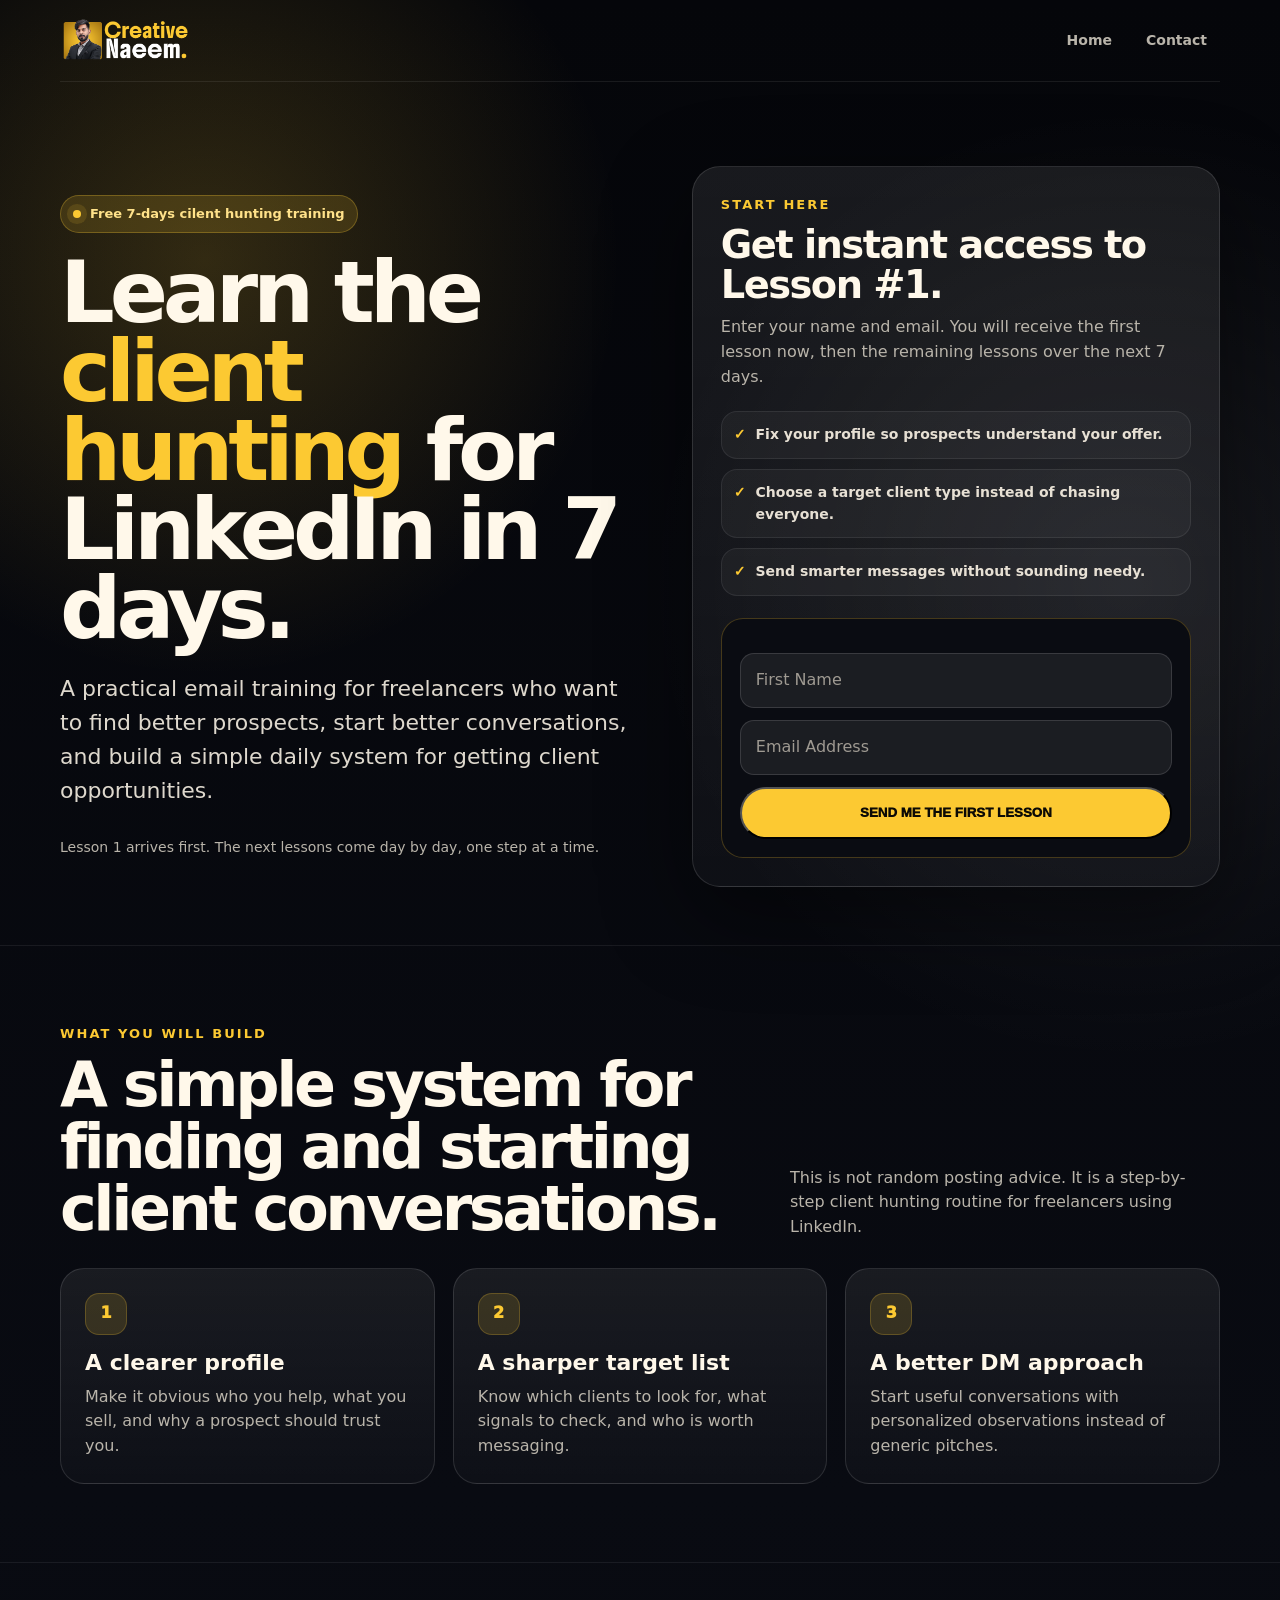
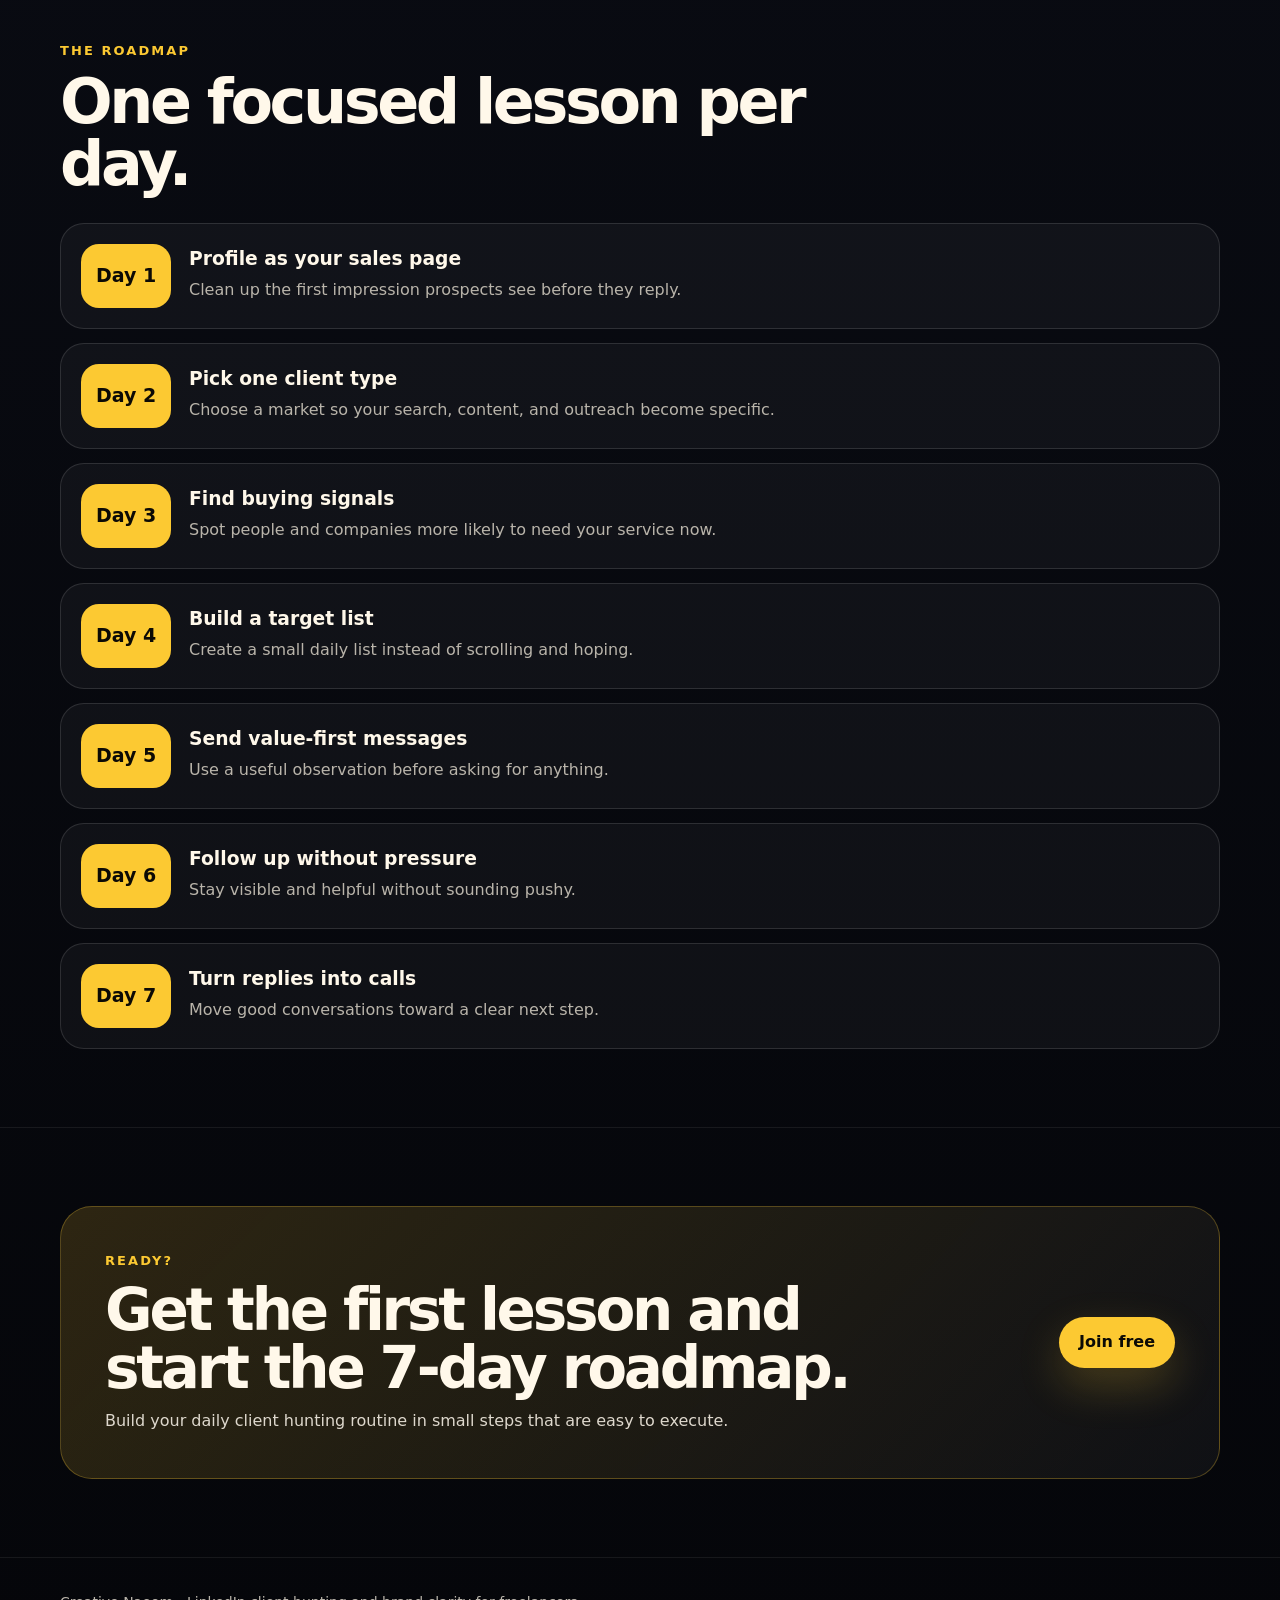
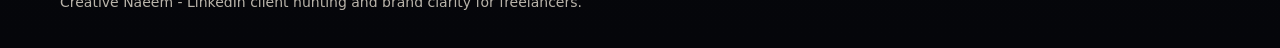
<file: 7-day-client-hunting-roadmap.html>
<!doctype html>
<html lang="en">
<head>
  <meta charset="utf-8">
  <meta name="viewport" content="width=device-width, initial-scale=1">
  <title>7-Day Client Hunting Roadmap | Creative Naeem</title>
  <meta name="description" content="Join Creative Naeem's free 7-day Client Hunting Roadmap and get one practical LinkedIn client-hunting lesson by email each day.">
  <link rel="icon" href="assets/myphoto.png" type="image/png">
  <link rel="apple-touch-icon" href="assets/myphoto.png">
  <style>
    :root{
      --bg:#05060a;
      --panel:#10131d;
      --panel-2:#171b28;
      --text:#fff8ea;
      --muted:#b9b4aa;
      --line:rgba(255,255,255,.12);
      --gold:#fcc932;
      --gold-soft:rgba(252,201,50,.14);
      --shadow:0 28px 90px rgba(0,0,0,.48);
      --max:1160px;
    }
    *{box-sizing:border-box}
    html{scroll-behavior:smooth}
    body{
      margin:0;
      font-family:Inter, ui-sans-serif, system-ui, -apple-system, BlinkMacSystemFont, "Segoe UI", Arial, sans-serif;
      color:var(--text);
      background:
        radial-gradient(circle at 16% 8%, rgba(252,201,50,.18), transparent 26rem),
        radial-gradient(circle at 88% 18%, rgba(255,255,255,.07), transparent 30rem),
        linear-gradient(180deg,#05060a 0%,#090b12 46%,#05060a 100%);
      line-height:1.55;
    }
    a{color:inherit;text-decoration:none}
    img{display:block;max-width:100%}
    .container{width:min(var(--max), calc(100% - 40px));margin-inline:auto}
    .nav{
      height:82px;
      display:flex;
      align-items:center;
      justify-content:space-between;
      gap:22px;
      border-bottom:1px solid rgba(255,255,255,.08);
    }
    .brand img{height:48px;width:auto;object-fit:contain}
    .nav-links{display:flex;align-items:center;gap:8px;color:#e8e2d6;font-weight:800;font-size:14px}
    .nav-links a{padding:10px 13px;border-radius:999px;color:var(--muted)}
    .nav-links a:hover{background:rgba(255,255,255,.07);color:var(--text)}
    .btn{
      display:inline-flex;
      align-items:center;
      justify-content:center;
      min-height:48px;
      border-radius:999px;
      padding:13px 20px;
      background:var(--gold);
      color:#0c0a05;
      font-weight:900;
      border:0;
      cursor:pointer;
      box-shadow:0 18px 44px rgba(252,201,50,.22);
    }
    .hero{padding:84px 0 58px}
    .hero-grid{display:grid;grid-template-columns:1.05fr .95fr;gap:48px;align-items:center}
    .badge{
      display:inline-flex;
      align-items:center;
      gap:9px;
      padding:8px 12px;
      border:1px solid rgba(252,201,50,.28);
      background:var(--gold-soft);
      color:#ffe28a;
      border-radius:999px;
      font-size:13px;
      font-weight:850;
      margin-bottom:20px;
    }
    .badge::before{
      content:"";
      width:8px;
      height:8px;
      border-radius:99px;
      background:var(--gold);
      box-shadow:0 0 0 6px rgba(252,201,50,.12);
    }
    h1,h2,h3,p{margin-top:0}
    h1{
      font-size:clamp(46px,7vw,86px);
      line-height:.92;
      letter-spacing:-.06em;
      margin-bottom:24px;
    }
    .accent{color:var(--gold)}
    .lead{font-size:clamp(18px,2vw,22px);color:#ded8cd;max-width:720px;margin-bottom:28px}
    .hero-actions{display:flex;gap:14px;flex-wrap:wrap}
    .subnote{color:var(--muted);font-size:14px;margin-top:18px}
    .signup-card{
      border:1px solid var(--line);
      background:linear-gradient(180deg,rgba(255,255,255,.08),rgba(255,255,255,.03));
      border-radius:28px;
      padding:28px;
      box-shadow:var(--shadow);
    }
    .signup-card h2{font-size:clamp(28px,3vw,42px);line-height:1.04;letter-spacing:-.04em;margin-bottom:10px}
    .signup-card p{color:var(--muted);margin-bottom:18px}
    .lesson-list{display:grid;gap:10px;margin:22px 0;padding:0;list-style:none}
    .lesson-list li{
      display:flex;
      gap:10px;
      padding:12px;
      border:1px solid rgba(255,255,255,.08);
      border-radius:16px;
      background:rgba(255,255,255,.04);
      color:#e7e0d4;
      font-weight:750;
      font-size:14px;
    }
    .lesson-list li::before{content:"✓";color:var(--gold);font-weight:950}
    .ck-wrap{
      border:1px solid rgba(252,201,50,.24);
      background:#0a0c12;
      border-radius:22px;
      padding:18px;
      margin-top:20px;
    }
    .formkit-form{
      max-width:none !important;
      border:0 !important;
      background:transparent !important;
      border-radius:0 !important;
      overflow:visible !important;
    }
    .formkit-form [data-style="minimal"]{padding:0 !important}
    .formkit-header,.formkit-subheader,.formkit-background{display:none !important}
    .formkit-fields{display:grid !important;gap:12px !important;margin:0 !important}
    .formkit-field,.formkit-submit{margin:0 !important;min-width:0 !important}
    .formkit-input{
      width:100% !important;
      min-height:50px !important;
      border:1px solid rgba(255,255,255,.13) !important;
      background:rgba(255,255,255,.07) !important;
      color:var(--text) !important;
      border-radius:14px !important;
      padding:14px 15px !important;
      font:inherit !important;
    }
    .formkit-input::placeholder{color:#9f9a92 !important}
    .formkit-submit{
      width:100% !important;
      min-height:52px !important;
      border-radius:999px !important;
      background:var(--gold) !important;
      color:#0c0a05 !important;
      font-weight:950 !important;
    }
    .formkit-submit span{padding:15px 18px !important}
    .formkit-guarantee{color:var(--muted) !important;margin:12px 0 0 !important;font-size:12px !important;text-align:center !important}
    .formkit-powered-by-convertkit-container{display:none !important}
    .section{padding:78px 0;border-top:1px solid rgba(255,255,255,.07)}
    .section-head{display:flex;justify-content:space-between;gap:28px;align-items:end;margin-bottom:28px}
    .kicker{color:var(--gold);font-size:13px;text-transform:uppercase;letter-spacing:.16em;font-weight:900;margin-bottom:10px}
    .section h2{font-size:clamp(34px,5vw,62px);line-height:1;letter-spacing:-.055em;margin-bottom:0;max-width:760px}
    .section-head p{color:var(--muted);max-width:430px;margin:0}
    .grid-3{display:grid;grid-template-columns:repeat(3,1fr);gap:18px}
    .card{
      border:1px solid var(--line);
      background:linear-gradient(180deg,rgba(255,255,255,.07),rgba(255,255,255,.025));
      border-radius:24px;
      padding:24px;
    }
    .card-number{width:42px;height:42px;border-radius:14px;display:grid;place-items:center;background:var(--gold-soft);border:1px solid rgba(252,201,50,.22);color:var(--gold);font-weight:950;margin-bottom:16px}
    .card h3{font-size:22px;line-height:1.12;margin-bottom:9px}
    .card p{color:var(--muted);margin:0}
    .roadmap{display:grid;gap:14px}
    .day{
      display:grid;
      grid-template-columns:90px 1fr;
      gap:18px;
      align-items:start;
      border:1px solid var(--line);
      background:rgba(255,255,255,.04);
      border-radius:24px;
      padding:20px;
    }
    .day strong{display:grid;place-items:center;min-height:64px;border-radius:18px;background:var(--gold);color:#0c0a05;font-size:19px}
    .day h3{margin-bottom:5px}
    .day p{color:var(--muted);margin:0}
    .cta{
      border:1px solid rgba(252,201,50,.28);
      background:linear-gradient(135deg,rgba(252,201,50,.16),rgba(255,255,255,.045));
      border-radius:32px;
      padding:44px;
      display:grid;
      grid-template-columns:1fr auto;
      gap:24px;
      align-items:center;
    }
    .cta h2{font-size:clamp(32px,5vw,58px)}
    .cta p{color:#ded8cd;margin:12px 0 0;max-width:660px}
    .footer{padding:34px 0;border-top:1px solid rgba(255,255,255,.07);color:var(--muted);font-size:14px}
    @media(max-width:900px){
      .hero-grid,.grid-3,.cta{grid-template-columns:1fr}
      .section-head{display:block}
      .section-head p{margin-top:12px}
      .nav-links .hide-sm{display:none}
    }
    @media(max-width:560px){
      .container{width:min(100% - 28px,var(--max))}
      .nav{height:74px}
      .brand img{height:42px}
      .hero{padding:56px 0 42px}
      h1{font-size:43px}
      .signup-card,.cta{padding:24px}
      .day{grid-template-columns:1fr}
      .day strong{min-height:auto;padding:14px}
    }
  </style>
</head>
<body>
  <header>
    <div class="container nav">
      <a class="brand" href="index.html" aria-label="Creative Naeem home"><img src="assets/logo.png" alt="Creative Naeem"></a>
      <nav class="nav-links" aria-label="Main navigation">
        <a href="index.html">Home</a>
        <a class="hide-sm" href="contact.html">Contact</a>
      </nav>
    </div>
  </header>

  <main>
    <section class="hero">
      <div class="container hero-grid">
        <div>
          <div class="badge">Free 7-days cilent hunting training</div>
          <h1>Learn the <span class="accent">client hunting</span> for LinkedIn in 7 days.</h1>
          <p class="lead">A practical email training for freelancers who want to find better prospects, start better conversations, and build a simple daily system for getting client opportunities.</p>

          <div class="subnote">Lesson 1 arrives first. The next lessons come day by day, one step at a time.</div>
        </div>

        <aside id="signup" class="signup-card">
          <div class="kicker">Start here</div>
          <h2>Get instant access to Lesson #1.</h2>
          <p>Enter your name and email. You will receive the first lesson now, then the remaining lessons over the next 7 days.</p>
          <ul class="lesson-list">
            <li>Fix your profile so prospects understand your offer.</li>
            <li>Choose a target client type instead of chasing everyone.</li>
            <li>Send smarter messages without sounding needy.</li>
          </ul>
          <div class="ck-wrap">
            <script src="https://f.convertkit.com/ckjs/ck.5.js"></script>
            <form action="https://app.kit.com/forms/9640989/subscriptions" class="seva-form formkit-form" method="post" data-sv-form="9640989" data-uid="ace523a607" data-format="inline" data-version="5" data-options="{&quot;settings&quot;:{&quot;after_subscribe&quot;:{&quot;action&quot;:&quot;message&quot;,&quot;success_message&quot;:&quot;Success! Now check your email to confirm your subscription.&quot;,&quot;redirect_url&quot;:&quot;&quot;},&quot;recaptcha&quot;:{&quot;enabled&quot;:false},&quot;powered_by&quot;:{&quot;show&quot;:false}},&quot;version&quot;:&quot;5&quot;}">
              <div data-style="minimal">
                <div class="formkit-header" data-element="header"><h2></h2></div>
                <div class="formkit-subheader" data-element="subheader"><p></p></div>
                <ul class="formkit-alert formkit-alert-error" data-element="errors" data-group="alert"></ul>
                <div data-element="fields" data-stacked="true" class="seva-fields formkit-fields">
                  <div class="formkit-field">
                    <input class="formkit-input" aria-label="First Name" name="fields[first_name]" placeholder="First Name" type="text">
                  </div>
                  <div class="formkit-field">
                    <input class="formkit-input" name="email_address" aria-label="Email Address" placeholder="Email Address" required type="email">
                  </div>
                  <button data-element="submit" class="formkit-submit" type="submit">
                    <div class="formkit-spinner"><div></div><div></div><div></div></div>
                    <span>SEND ME THE FIRST LESSON</span>
                  </button>
                </div>
                <!-- <div class="formkit-guarantee" data-element="guarantee">No spam. Unsubscribe anytime.</div> -->
              </div>
            </form>
          </div>
        </aside>
      </div>
    </section>

    <section class="section">
      <div class="container">
        <div class="section-head">
          <div>
            <div class="kicker">What you will build</div>
            <h2>A simple system for finding and starting client conversations.</h2>
          </div>
          <p>This is not random posting advice. It is a step-by-step client hunting routine for freelancers using LinkedIn.</p>
        </div>
        <div class="grid-3">
          <article class="card"><div class="card-number">1</div><h3>A clearer profile</h3><p>Make it obvious who you help, what you sell, and why a prospect should trust you.</p></article>
          <article class="card"><div class="card-number">2</div><h3>A sharper target list</h3><p>Know which clients to look for, what signals to check, and who is worth messaging.</p></article>
          <article class="card"><div class="card-number">3</div><h3>A better DM approach</h3><p>Start useful conversations with personalized observations instead of generic pitches.</p></article>
        </div>
      </div>
    </section>

    <section class="section">
      <div class="container">
        <div class="section-head">
          <div>
            <div class="kicker">The roadmap</div>
            <h2>One focused lesson per day.</h2>
          </div>
        </div>
        <div class="roadmap">
          <div class="day"><strong>Day 1</strong><div><h3>Profile as your sales page</h3><p>Clean up the first impression prospects see before they reply.</p></div></div>
          <div class="day"><strong>Day 2</strong><div><h3>Pick one client type</h3><p>Choose a market so your search, content, and outreach become specific.</p></div></div>
          <div class="day"><strong>Day 3</strong><div><h3>Find buying signals</h3><p>Spot people and companies more likely to need your service now.</p></div></div>
          <div class="day"><strong>Day 4</strong><div><h3>Build a target list</h3><p>Create a small daily list instead of scrolling and hoping.</p></div></div>
          <div class="day"><strong>Day 5</strong><div><h3>Send value-first messages</h3><p>Use a useful observation before asking for anything.</p></div></div>
          <div class="day"><strong>Day 6</strong><div><h3>Follow up without pressure</h3><p>Stay visible and helpful without sounding pushy.</p></div></div>
          <div class="day"><strong>Day 7</strong><div><h3>Turn replies into calls</h3><p>Move good conversations toward a clear next step.</p></div></div>
        </div>
      </div>
    </section>

    <section class="section">
      <div class="container cta">
        <div>
          <div class="kicker">Ready?</div>
          <h2>Get the first lesson and start the 7-day roadmap.</h2>
          <p>Build your daily client hunting routine in small steps that are easy to execute.</p>
        </div>
        <a class="btn" href="#signup">Join free</a>
      </div>
    </section>
  </main>

  <footer class="footer">
    <div class="container">Creative Naeem - LinkedIn client hunting and brand clarity for freelancers.</div>
  </footer>
</body>
</html>
</file>
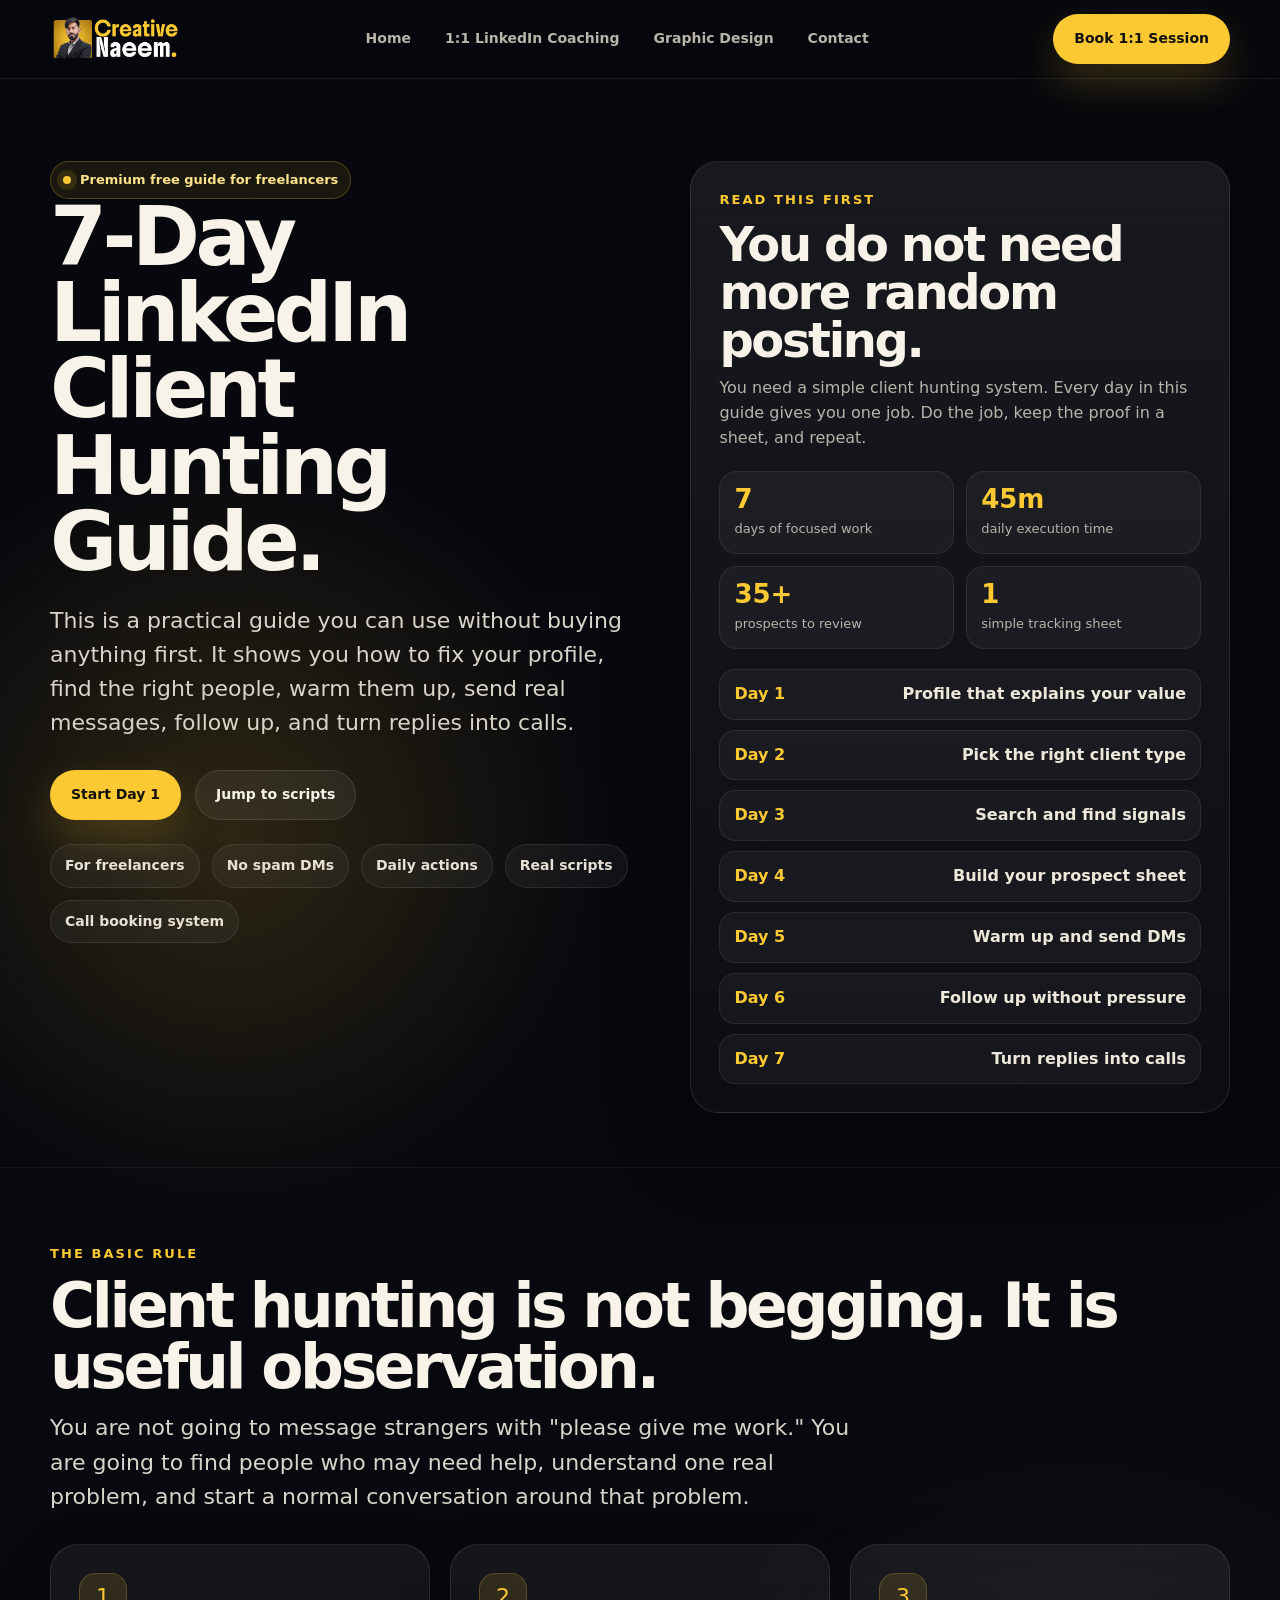
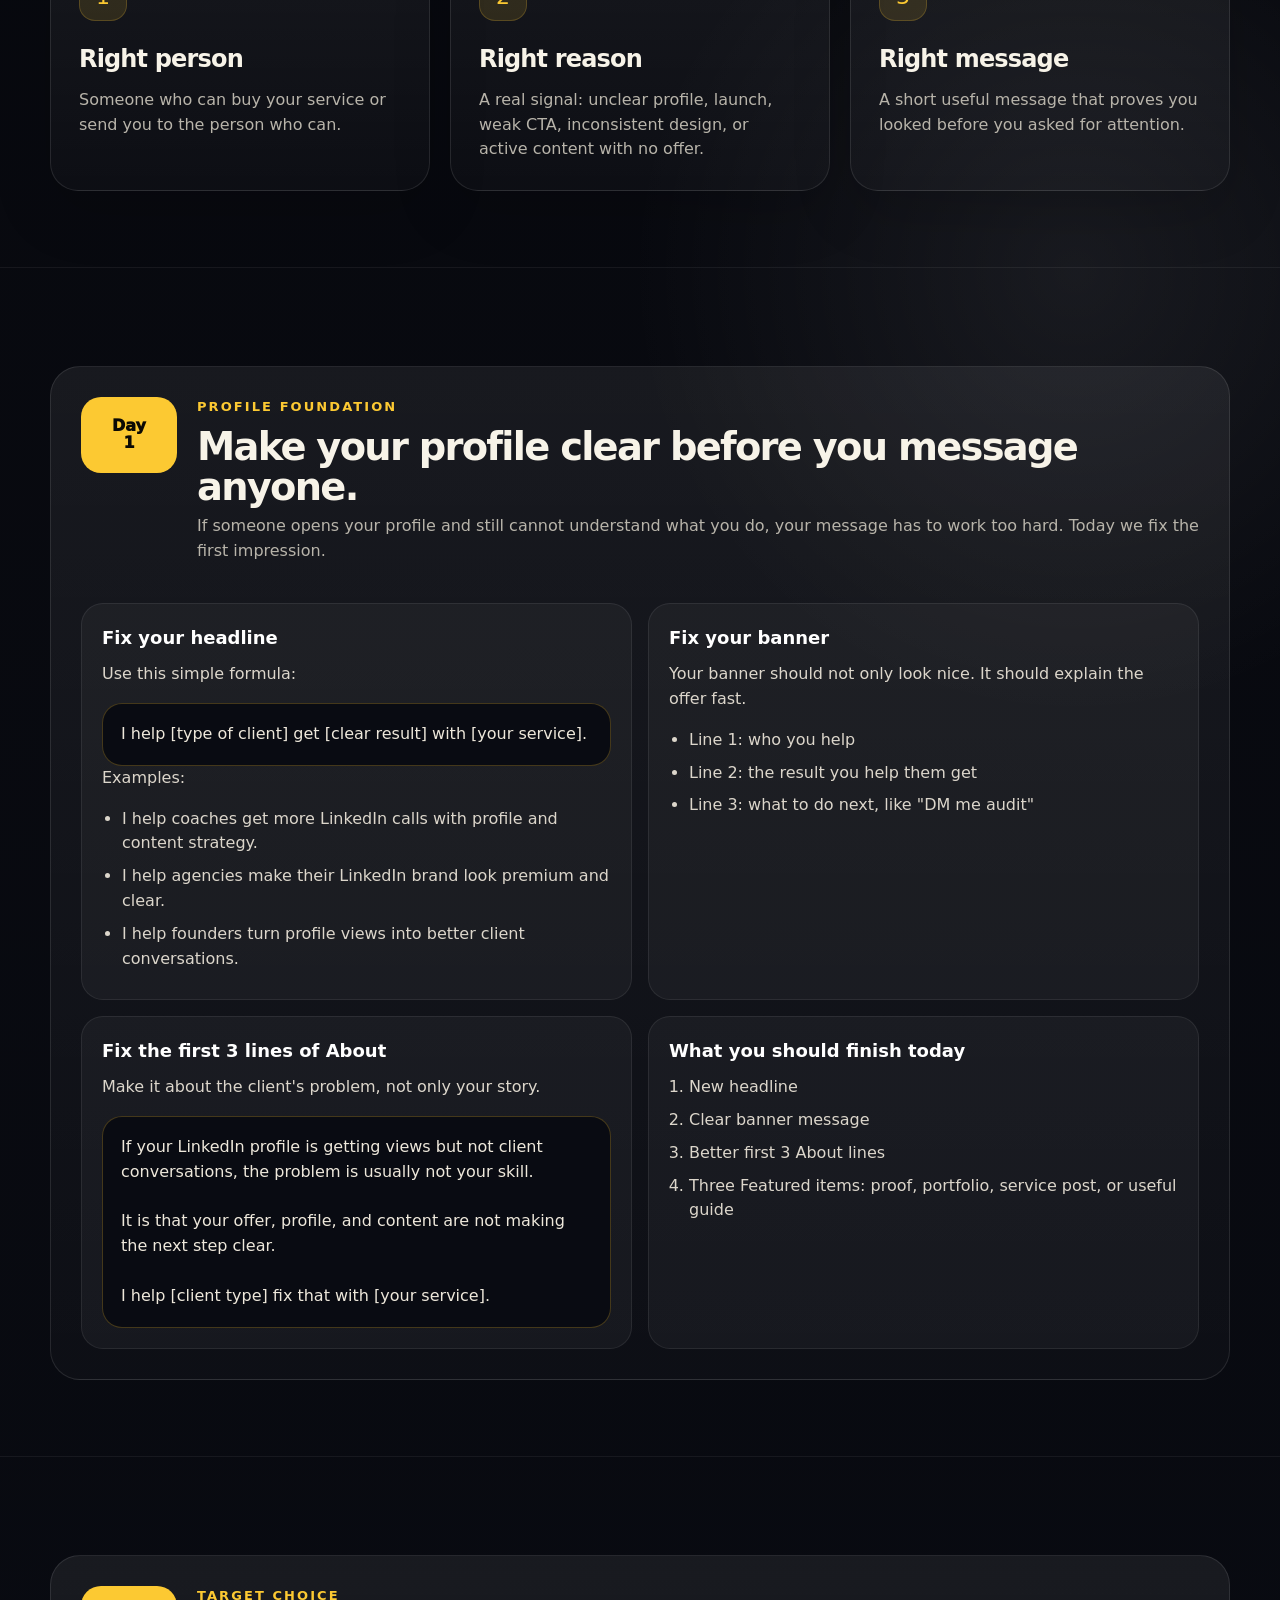
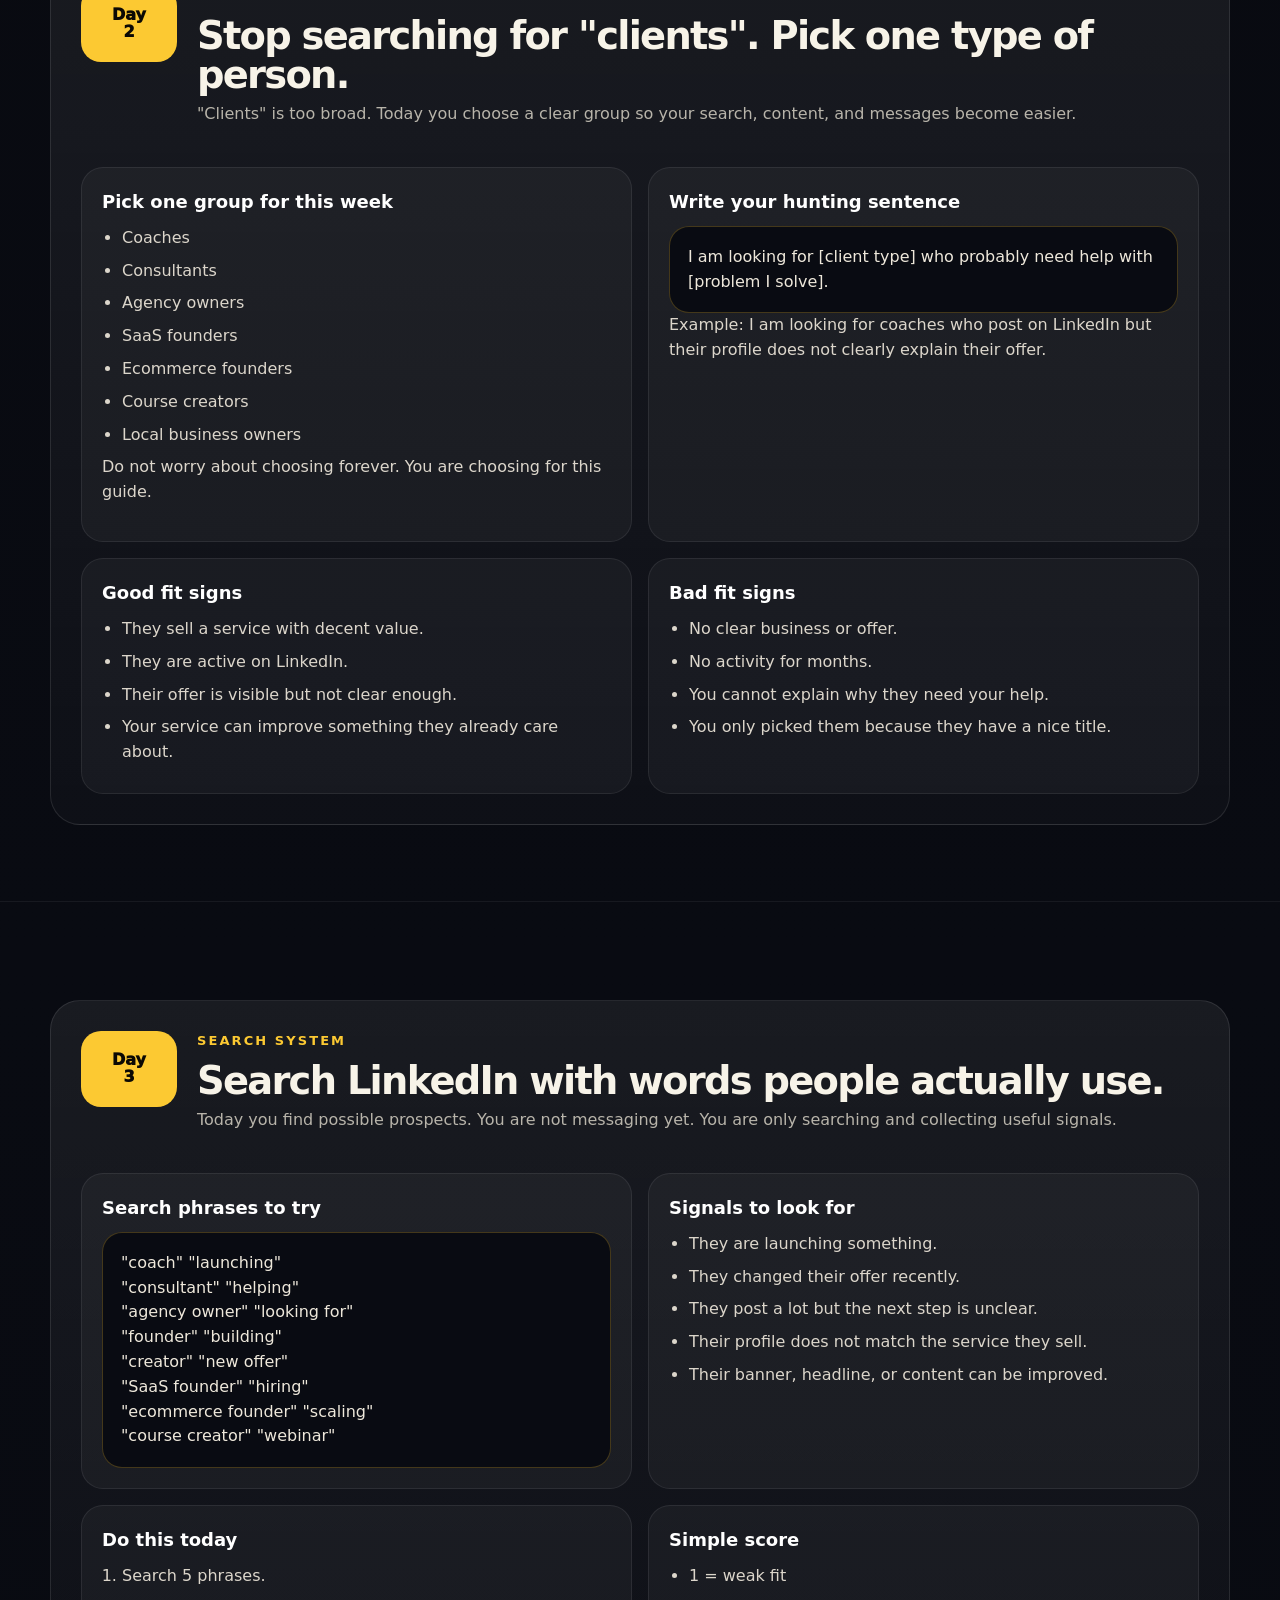
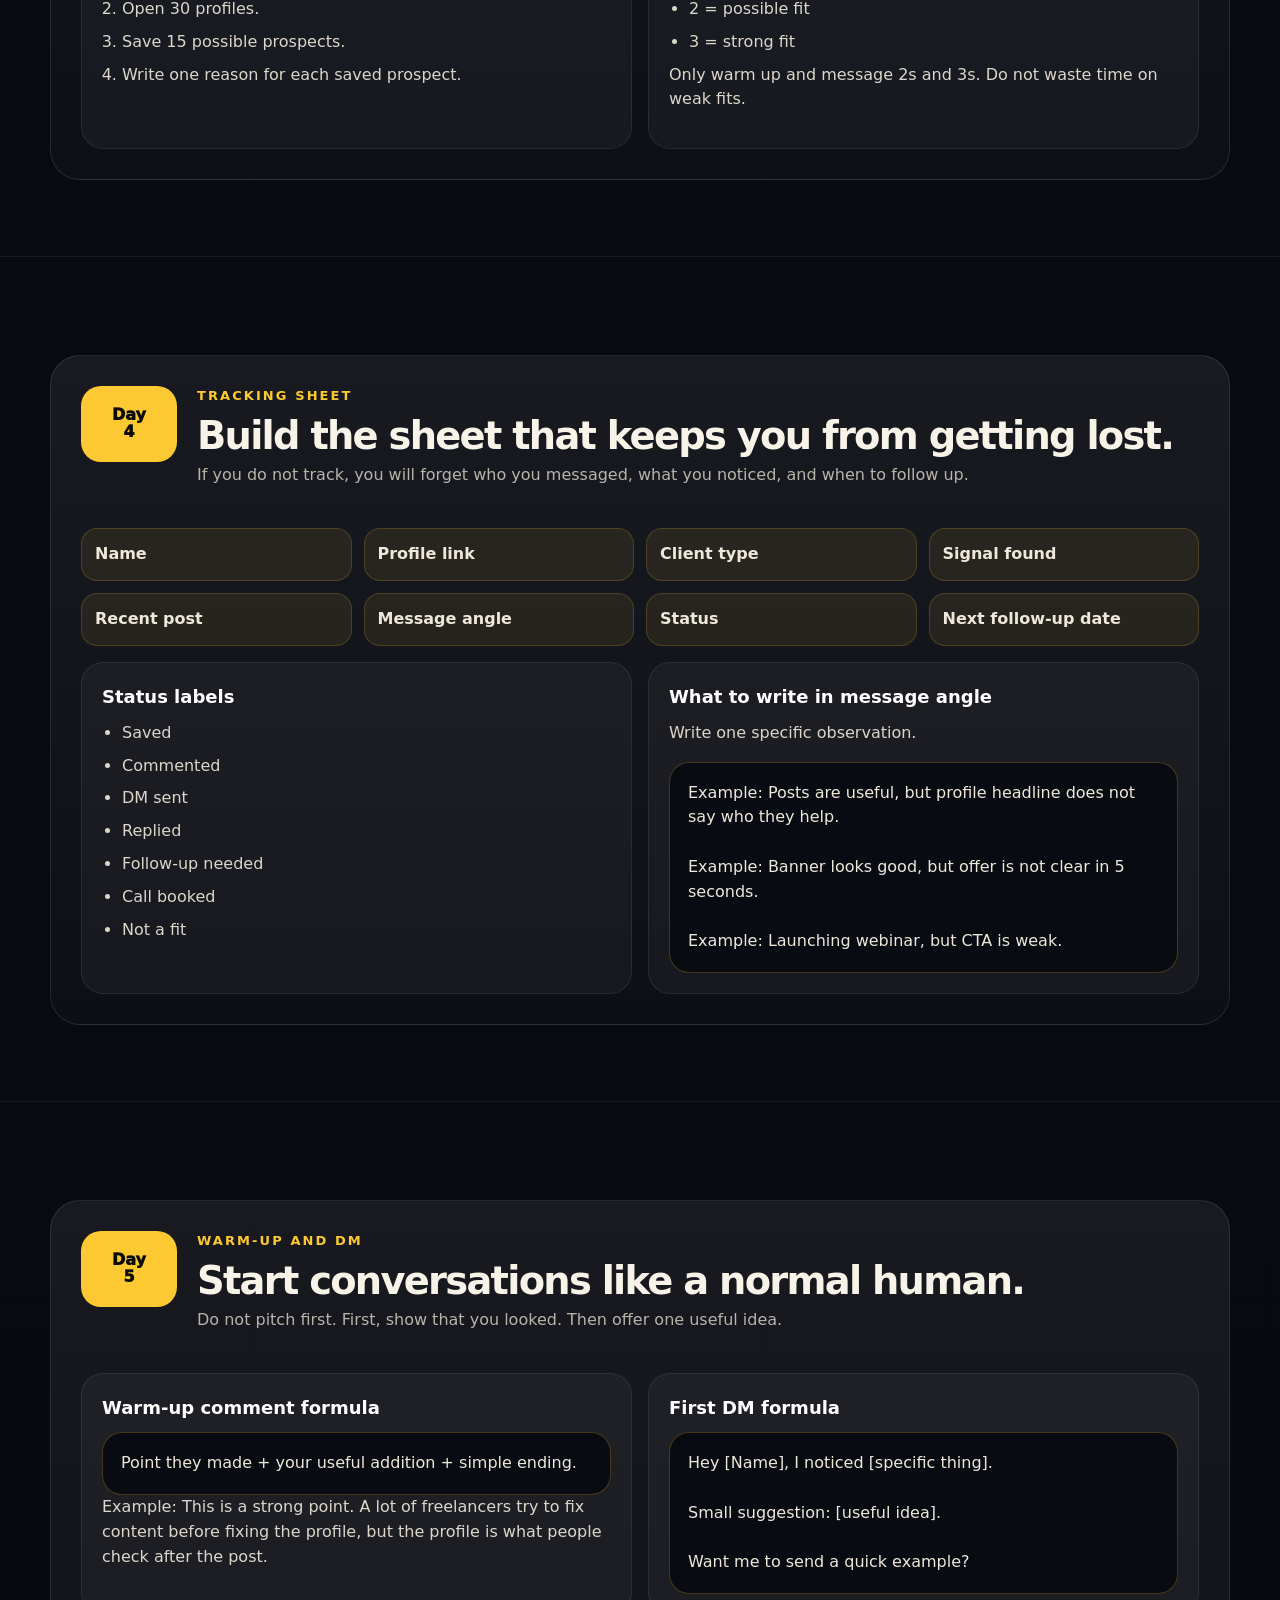
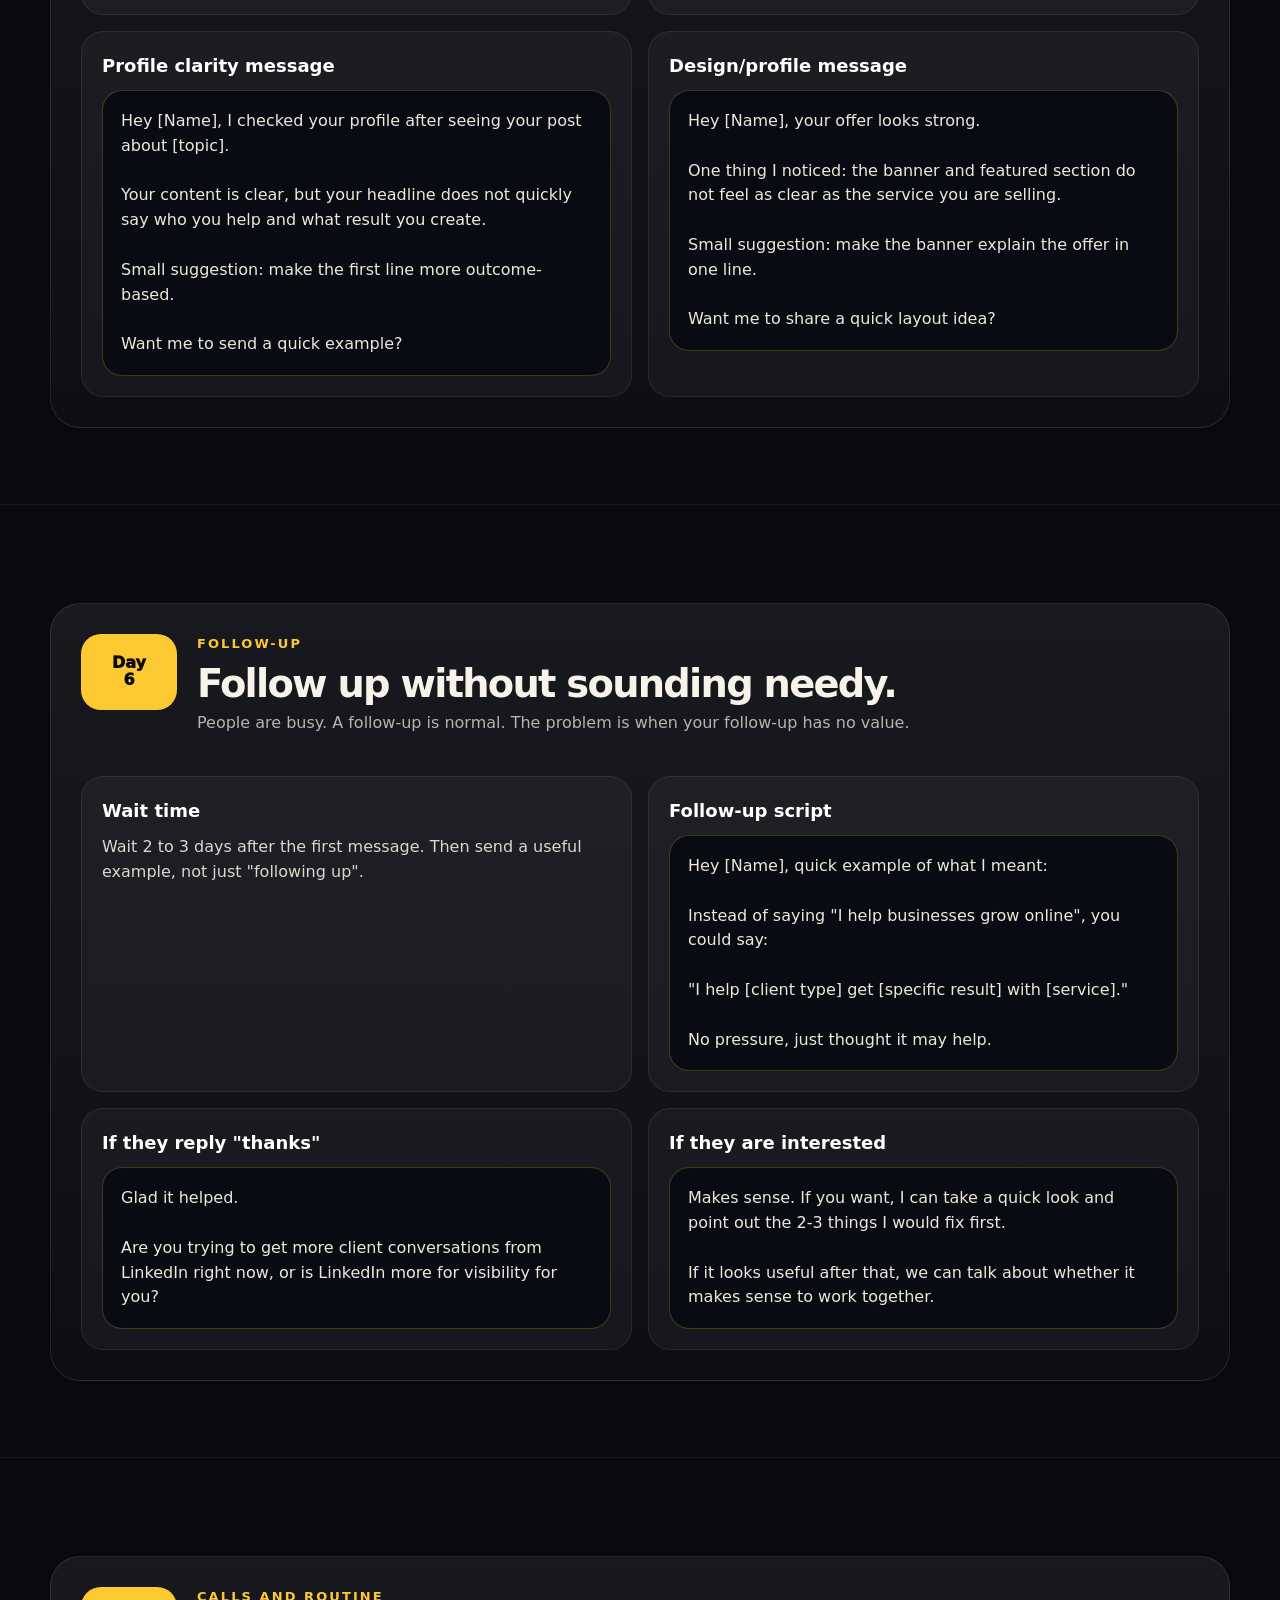
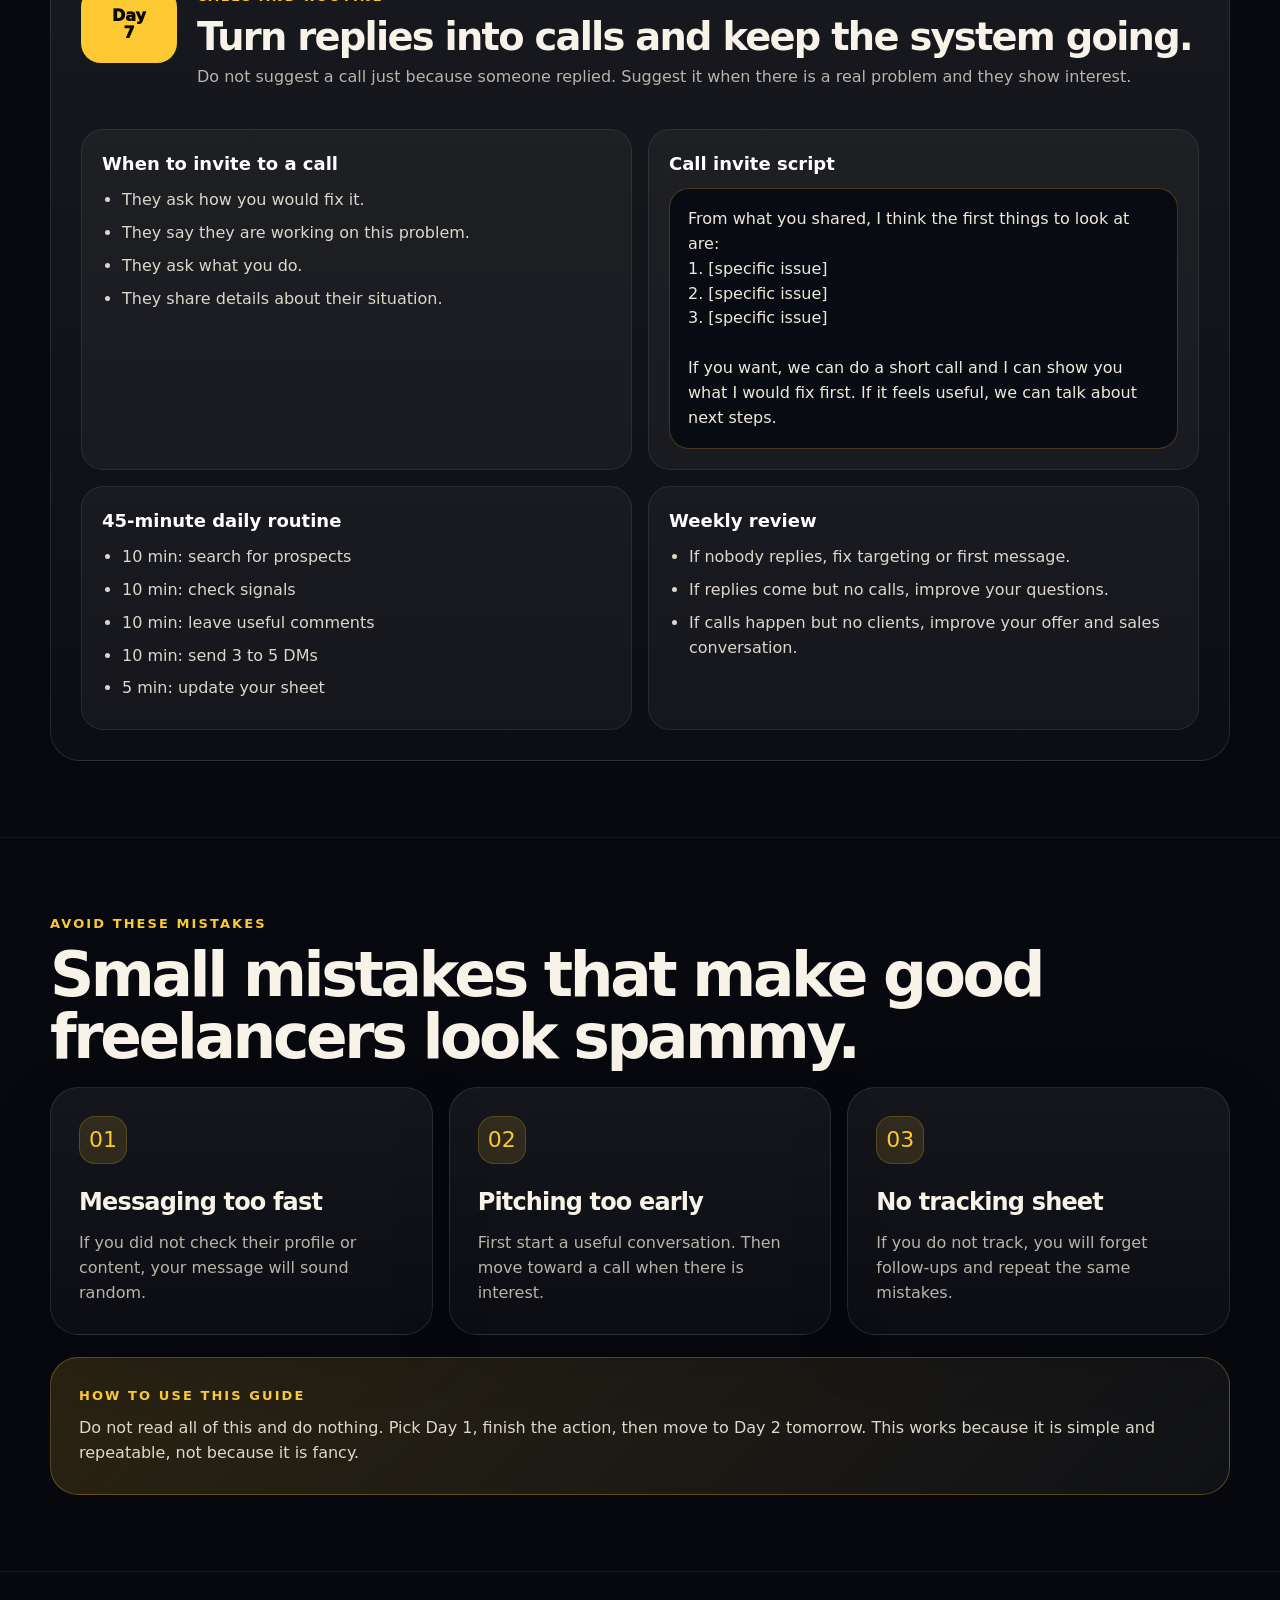
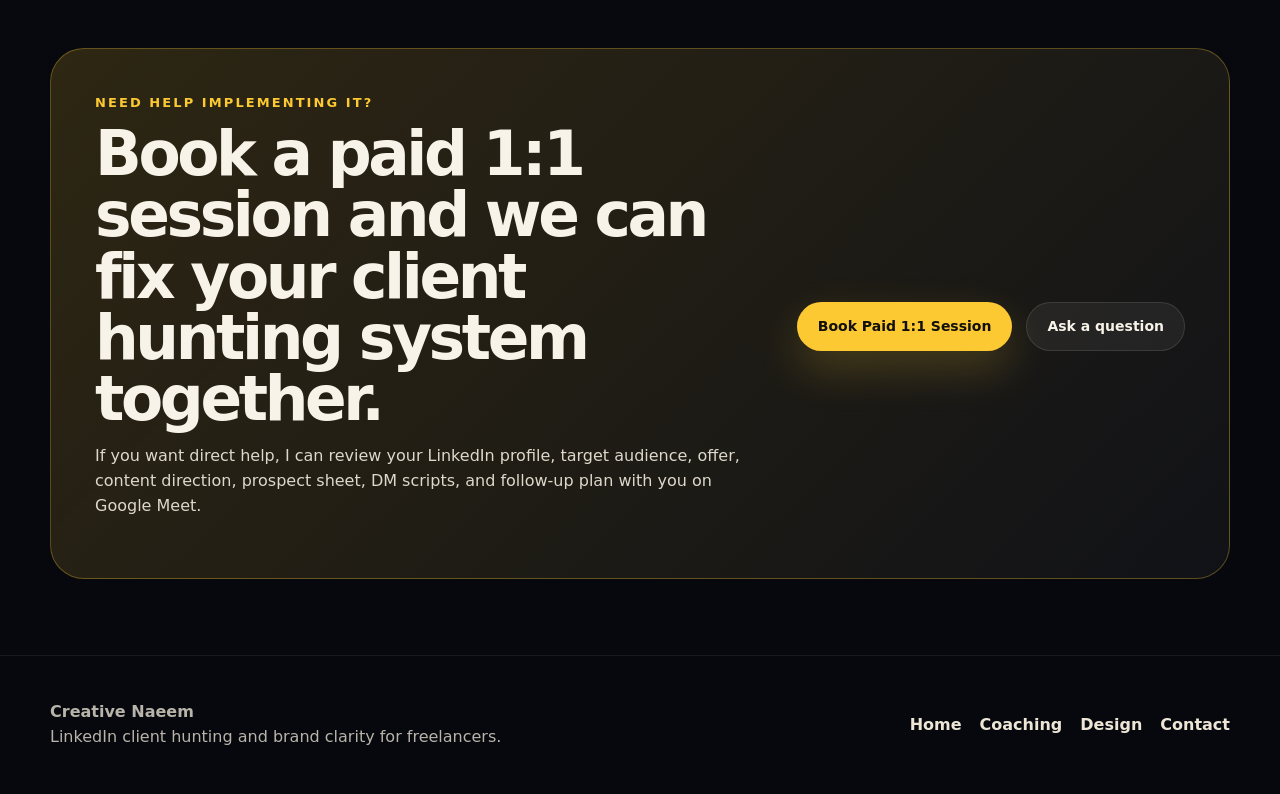
<file: 7-days-free-training-for-linkdin.html>
<!doctype html>
<html lang="en">
<head>
  <meta charset="utf-8">
  <meta name="viewport" content="width=device-width, initial-scale=1">
  <title>7-Day LinkedIn Client Hunting Guide | Creative Naeem</title>
  <meta name="description" content="A complete 7-day LinkedIn client hunting guide for freelancers. Fix your profile, find prospects, send better DMs, follow up, and book calls.">
  <link rel="icon" href="assets/myphoto.png" type="image/png">
  <link rel="apple-touch-icon" href="assets/myphoto.png">
  <link rel="stylesheet" href="styles.css">
  <style>
    .guide-page{counter-reset:day}
    .guide-hero{padding:82px 0 54px}
    .guide-hero-grid{display:grid;grid-template-columns:1.05fr .95fr;gap:44px;align-items:start}
    .guide-page h1{font-size:clamp(46px,6.4vw,82px);letter-spacing:-.055em}
    .guide-cover{border:1px solid rgba(255,255,255,.1);background:linear-gradient(180deg,rgba(255,255,255,.07),rgba(255,255,255,.025));border-radius:28px;padding:28px;box-shadow:var(--shadow)}
    .guide-cover h2{font-size:clamp(30px,4vw,48px);line-height:1;letter-spacing:-.05em;margin-bottom:12px}
    .guide-cover p{color:var(--muted)}
    .guide-meta{display:grid;grid-template-columns:repeat(2,1fr);gap:12px;margin-top:20px}
    .guide-meta div{border:1px solid rgba(255,255,255,.08);background:rgba(255,255,255,.04);border-radius:18px;padding:14px}
    .guide-meta strong{display:block;color:var(--primary);font-size:26px;line-height:1}
    .guide-meta span{display:block;color:var(--muted);font-size:13px;margin-top:7px}
    .toc{display:grid;gap:10px;margin:20px 0 0;padding:0;list-style:none}
    .toc a{display:flex;justify-content:space-between;gap:14px;border:1px solid rgba(255,255,255,.08);background:rgba(255,255,255,.04);border-radius:16px;padding:12px 14px;color:#eee8db;font-weight:800}
    .toc span{color:var(--primary)}
    .guide-strip{display:flex;gap:12px;flex-wrap:wrap;margin-top:24px}
    .guide-strip span{padding:10px 14px;border:1px solid rgba(255,255,255,.09);background:rgba(255,255,255,.045);border-radius:999px;color:#e7e0d4;font-weight:750;font-size:14px}
    .guide-section{padding:76px 0;border-top:1px solid rgba(255,255,255,.06)}
    .guide-section h2{font-size:clamp(34px,4.8vw,62px);line-height:1;letter-spacing:-.055em;margin-bottom:14px}
    .guide-section .lead{max-width:800px}
    .lesson{border:1px solid rgba(255,255,255,.1);background:linear-gradient(180deg,rgba(255,255,255,.065),rgba(255,255,255,.025));border-radius:30px;padding:30px;margin-top:22px}
    .lesson-head{display:grid;grid-template-columns:96px 1fr;gap:20px;align-items:start;margin-bottom:24px}
    .day-badge{display:grid;place-items:center;min-height:76px;border-radius:20px;background:var(--primary);color:#0b0904;font-weight:950;text-align:center;line-height:1.05}
    .lesson h3{font-size:clamp(28px,3vw,42px);line-height:1.02;letter-spacing:-.045em;margin-bottom:8px}
    .lesson p{color:var(--muted)}
    .lesson-grid{display:grid;grid-template-columns:1fr 1fr;gap:16px;margin-top:16px}
    .mini-card{border:1px solid rgba(255,255,255,.08);background:rgba(255,255,255,.04);border-radius:22px;padding:20px}
    .mini-card h4{font-size:18px;color:#fff;margin:0 0 10px}
    .mini-card p,.mini-card li{color:#dcd6cb}
    .mini-card ul,.mini-card ol{margin:0;padding-left:20px}
    .mini-card li{margin:8px 0}
    .script-box{border:1px solid rgba(252,201,50,.24);background:#090b12;border-radius:20px;padding:18px;color:#eee8db;white-space:pre-line}
    .script-box strong{color:var(--primary)}
    .worksheet{display:grid;grid-template-columns:repeat(4,1fr);gap:12px;margin-top:18px}
    .worksheet div{border:1px solid rgba(252,201,50,.18);background:rgba(252,201,50,.08);border-radius:16px;padding:13px;color:#eee8db;font-weight:800}
    .premium-note{border:1px solid rgba(252,201,50,.28);background:linear-gradient(135deg,rgba(252,201,50,.14),rgba(255,255,255,.04));border-radius:28px;padding:28px;margin-top:22px}
    .premium-note p{color:#ded8cb;margin-bottom:0}
    .mistake-list{display:grid;grid-template-columns:repeat(3,1fr);gap:16px;margin-top:20px}
    .mistake-list .card p{color:var(--muted)}
    .final-cta{border:1px solid rgba(252,201,50,.3);background:linear-gradient(135deg,rgba(252,201,50,.16),rgba(255,255,255,.045));border-radius:34px;padding:44px;display:grid;grid-template-columns:1fr auto;gap:24px;align-items:center}
    .final-cta p{color:#ded8cb;max-width:720px}
    @media(max-width:980px){
      .guide-hero-grid,.lesson-grid,.mistake-list,.final-cta{grid-template-columns:1fr}
      .worksheet{grid-template-columns:repeat(2,1fr)}
      .guide-hero{padding:56px 0 42px}
    }
    @media(max-width:640px){
      .guide-page h1{font-size:40px;line-height:.98;letter-spacing:-.035em}
      .lesson{padding:22px}
      .lesson-head{grid-template-columns:1fr}
      .day-badge{min-height:auto;padding:15px}
      .worksheet,.guide-meta{grid-template-columns:1fr}
      .toc a{display:block}
      .toc span{display:block;margin-bottom:5px}
    }
  </style>
</head>
<body>
  <header class="nav-wrap">
    <div class="container nav">
      <a class="logo" href="https://www.linkedin.com/in/thecreativenaeem/" aria-label="Creative Naeem on LinkedIn"><img class="nav-logo-img" src="assets/logo.png" alt="Creative Naeem"></a>
      <nav class="nav-links" aria-label="Main navigation">
        <a href="index.html">Home</a>
        <a href="linkedin-coaching.html">1:1 LinkedIn Coaching</a>
        <a href="graphic-design.html">Graphic Design</a>
        <a href="contact.html">Contact</a>
      </nav>
      <div class="nav-cta">
        <a class="btn btn-primary" href="#session">Book 1:1 Session</a>
        <button class="menu-btn" aria-label="Open menu" aria-expanded="false">☰</button>
      </div>
    </div>
  </header>

  <main class="guide-page">
    <section class="guide-hero">
      <div class="container guide-hero-grid">
        <div>
          <div class="badge"><span class="badge-dot"></span> Premium free guide for freelancers</div>
          <h1>7-Day LinkedIn Client Hunting Guide.</h1>
          <p class="lead">This is a practical guide you can use without buying anything first. It shows you how to fix your profile, find the right people, warm them up, send real messages, follow up, and turn replies into calls.</p>
          <div class="hero-actions">
            <a class="btn btn-primary" href="#day-1">Start Day 1</a>
            <a class="btn btn-secondary" href="#scripts">Jump to scripts</a>
          </div>
          <div class="guide-strip">
            <span>For freelancers</span>
            <span>No spam DMs</span>
            <span>Daily actions</span>
            <span>Real scripts</span>
            <span>Call booking system</span>
          </div>
        </div>

        <aside class="guide-cover">
          <div class="section-kicker">Read this first</div>
          <h2>You do not need more random posting.</h2>
          <p>You need a simple client hunting system. Every day in this guide gives you one job. Do the job, keep the proof in a sheet, and repeat.</p>
          <div class="guide-meta">
            <div><strong>7</strong><span>days of focused work</span></div>
            <div><strong>45m</strong><span>daily execution time</span></div>
            <div><strong>35+</strong><span>prospects to review</span></div>
            <div><strong>1</strong><span>simple tracking sheet</span></div>
          </div>
          <ul class="toc">
            <li><a href="#day-1"><span>Day 1</span> Profile that explains your value</a></li>
            <li><a href="#day-2"><span>Day 2</span> Pick the right client type</a></li>
            <li><a href="#day-3"><span>Day 3</span> Search and find signals</a></li>
            <li><a href="#day-4"><span>Day 4</span> Build your prospect sheet</a></li>
            <li><a href="#day-5"><span>Day 5</span> Warm up and send DMs</a></li>
            <li><a href="#day-6"><span>Day 6</span> Follow up without pressure</a></li>
            <li><a href="#day-7"><span>Day 7</span> Turn replies into calls</a></li>
          </ul>
        </aside>
      </div>
    </section>

    <section class="guide-section">
      <div class="container">
        <div class="section-kicker">The basic rule</div>
        <h2>Client hunting is not begging. It is useful observation.</h2>
        <p class="lead">You are not going to message strangers with "please give me work." You are going to find people who may need help, understand one real problem, and start a normal conversation around that problem.</p>
        <div class="grid-3">
          <article class="card"><div class="icon">1</div><h3>Right person</h3><p>Someone who can buy your service or send you to the person who can.</p></article>
          <article class="card"><div class="icon">2</div><h3>Right reason</h3><p>A real signal: unclear profile, launch, weak CTA, inconsistent design, or active content with no offer.</p></article>
          <article class="card"><div class="icon">3</div><h3>Right message</h3><p>A short useful message that proves you looked before you asked for attention.</p></article>
        </div>
      </div>
    </section>

    <section id="day-1" class="guide-section">
      <div class="container">
        <article class="lesson">
          <div class="lesson-head">
            <div class="day-badge">Day<br>1</div>
            <div>
              <div class="section-kicker">Profile foundation</div>
              <h3>Make your profile clear before you message anyone.</h3>
              <p>If someone opens your profile and still cannot understand what you do, your message has to work too hard. Today we fix the first impression.</p>
            </div>
          </div>
          <div class="lesson-grid">
            <div class="mini-card">
              <h4>Fix your headline</h4>
              <p>Use this simple formula:</p>
              <div class="script-box">I help [type of client] get [clear result] with [your service].</div>
              <p>Examples:</p>
              <ul>
                <li>I help coaches get more LinkedIn calls with profile and content strategy.</li>
                <li>I help agencies make their LinkedIn brand look premium and clear.</li>
                <li>I help founders turn profile views into better client conversations.</li>
              </ul>
            </div>
            <div class="mini-card">
              <h4>Fix your banner</h4>
              <p>Your banner should not only look nice. It should explain the offer fast.</p>
              <ul>
                <li>Line 1: who you help</li>
                <li>Line 2: the result you help them get</li>
                <li>Line 3: what to do next, like "DM me audit"</li>
              </ul>
            </div>
            <div class="mini-card">
              <h4>Fix the first 3 lines of About</h4>
              <p>Make it about the client's problem, not only your story.</p>
              <div class="script-box">If your LinkedIn profile is getting views but not client conversations, the problem is usually not your skill.

It is that your offer, profile, and content are not making the next step clear.

I help [client type] fix that with [your service].</div>
            </div>
            <div class="mini-card">
              <h4>What you should finish today</h4>
              <ol>
                <li>New headline</li>
                <li>Clear banner message</li>
                <li>Better first 3 About lines</li>
                <li>Three Featured items: proof, portfolio, service post, or useful guide</li>
              </ol>
            </div>
          </div>
        </article>
      </div>
    </section>

    <section id="day-2" class="guide-section">
      <div class="container">
        <article class="lesson">
          <div class="lesson-head">
            <div class="day-badge">Day<br>2</div>
            <div>
              <div class="section-kicker">Target choice</div>
              <h3>Stop searching for "clients". Pick one type of person.</h3>
              <p>"Clients" is too broad. Today you choose a clear group so your search, content, and messages become easier.</p>
            </div>
          </div>
          <div class="lesson-grid">
            <div class="mini-card">
              <h4>Pick one group for this week</h4>
              <ul>
                <li>Coaches</li>
                <li>Consultants</li>
                <li>Agency owners</li>
                <li>SaaS founders</li>
                <li>Ecommerce founders</li>
                <li>Course creators</li>
                <li>Local business owners</li>
              </ul>
              <p>Do not worry about choosing forever. You are choosing for this guide.</p>
            </div>
            <div class="mini-card">
              <h4>Write your hunting sentence</h4>
              <div class="script-box">I am looking for [client type] who probably need help with [problem I solve].</div>
              <p>Example: I am looking for coaches who post on LinkedIn but their profile does not clearly explain their offer.</p>
            </div>
            <div class="mini-card">
              <h4>Good fit signs</h4>
              <ul>
                <li>They sell a service with decent value.</li>
                <li>They are active on LinkedIn.</li>
                <li>Their offer is visible but not clear enough.</li>
                <li>Your service can improve something they already care about.</li>
              </ul>
            </div>
            <div class="mini-card">
              <h4>Bad fit signs</h4>
              <ul>
                <li>No clear business or offer.</li>
                <li>No activity for months.</li>
                <li>You cannot explain why they need your help.</li>
                <li>You only picked them because they have a nice title.</li>
              </ul>
            </div>
          </div>
        </article>
      </div>
    </section>

    <section id="day-3" class="guide-section">
      <div class="container">
        <article class="lesson">
          <div class="lesson-head">
            <div class="day-badge">Day<br>3</div>
            <div>
              <div class="section-kicker">Search system</div>
              <h3>Search LinkedIn with words people actually use.</h3>
              <p>Today you find possible prospects. You are not messaging yet. You are only searching and collecting useful signals.</p>
            </div>
          </div>
          <div class="lesson-grid">
            <div class="mini-card">
              <h4>Search phrases to try</h4>
              <div class="script-box">"coach" "launching"
"consultant" "helping"
"agency owner" "looking for"
"founder" "building"
"creator" "new offer"
"SaaS founder" "hiring"
"ecommerce founder" "scaling"
"course creator" "webinar"</div>
            </div>
            <div class="mini-card">
              <h4>Signals to look for</h4>
              <ul>
                <li>They are launching something.</li>
                <li>They changed their offer recently.</li>
                <li>They post a lot but the next step is unclear.</li>
                <li>Their profile does not match the service they sell.</li>
                <li>Their banner, headline, or content can be improved.</li>
              </ul>
            </div>
            <div class="mini-card">
              <h4>Do this today</h4>
              <ol>
                <li>Search 5 phrases.</li>
                <li>Open 30 profiles.</li>
                <li>Save 15 possible prospects.</li>
                <li>Write one reason for each saved prospect.</li>
              </ol>
            </div>
            <div class="mini-card">
              <h4>Simple score</h4>
              <ul>
                <li>1 = weak fit</li>
                <li>2 = possible fit</li>
                <li>3 = strong fit</li>
              </ul>
              <p>Only warm up and message 2s and 3s. Do not waste time on weak fits.</p>
            </div>
          </div>
        </article>
      </div>
    </section>

    <section id="day-4" class="guide-section">
      <div class="container">
        <article class="lesson">
          <div class="lesson-head">
            <div class="day-badge">Day<br>4</div>
            <div>
              <div class="section-kicker">Tracking sheet</div>
              <h3>Build the sheet that keeps you from getting lost.</h3>
              <p>If you do not track, you will forget who you messaged, what you noticed, and when to follow up.</p>
            </div>
          </div>
          <div class="worksheet">
            <div>Name</div>
            <div>Profile link</div>
            <div>Client type</div>
            <div>Signal found</div>
            <div>Recent post</div>
            <div>Message angle</div>
            <div>Status</div>
            <div>Next follow-up date</div>
          </div>
          <div class="lesson-grid">
            <div class="mini-card">
              <h4>Status labels</h4>
              <ul>
                <li>Saved</li>
                <li>Commented</li>
                <li>DM sent</li>
                <li>Replied</li>
                <li>Follow-up needed</li>
                <li>Call booked</li>
                <li>Not a fit</li>
              </ul>
            </div>
            <div class="mini-card">
              <h4>What to write in message angle</h4>
              <p>Write one specific observation.</p>
              <div class="script-box">Example: Posts are useful, but profile headline does not say who they help.

Example: Banner looks good, but offer is not clear in 5 seconds.

Example: Launching webinar, but CTA is weak.</div>
            </div>
          </div>
        </article>
      </div>
    </section>

    <section id="day-5" class="guide-section">
      <div class="container">
        <article class="lesson">
          <div class="lesson-head">
            <div class="day-badge">Day<br>5</div>
            <div>
              <div class="section-kicker">Warm-up and DM</div>
              <h3>Start conversations like a normal human.</h3>
              <p>Do not pitch first. First, show that you looked. Then offer one useful idea.</p>
            </div>
          </div>
          <div class="lesson-grid">
            <div class="mini-card">
              <h4>Warm-up comment formula</h4>
              <div class="script-box">Point they made + your useful addition + simple ending.</div>
              <p>Example: This is a strong point. A lot of freelancers try to fix content before fixing the profile, but the profile is what people check after the post.</p>
            </div>
            <div class="mini-card">
              <h4>First DM formula</h4>
              <div class="script-box">Hey [Name], I noticed [specific thing].

Small suggestion: [useful idea].

Want me to send a quick example?</div>
            </div>
            <div class="mini-card" id="scripts">
              <h4>Profile clarity message</h4>
              <div class="script-box">Hey [Name], I checked your profile after seeing your post about [topic].

Your content is clear, but your headline does not quickly say who you help and what result you create.

Small suggestion: make the first line more outcome-based.

Want me to send a quick example?</div>
            </div>
            <div class="mini-card">
              <h4>Design/profile message</h4>
              <div class="script-box">Hey [Name], your offer looks strong.

One thing I noticed: the banner and featured section do not feel as clear as the service you are selling.

Small suggestion: make the banner explain the offer in one line.

Want me to share a quick layout idea?</div>
            </div>
          </div>
        </article>
      </div>
    </section>

    <section id="day-6" class="guide-section">
      <div class="container">
        <article class="lesson">
          <div class="lesson-head">
            <div class="day-badge">Day<br>6</div>
            <div>
              <div class="section-kicker">Follow-up</div>
              <h3>Follow up without sounding needy.</h3>
              <p>People are busy. A follow-up is normal. The problem is when your follow-up has no value.</p>
            </div>
          </div>
          <div class="lesson-grid">
            <div class="mini-card">
              <h4>Wait time</h4>
              <p>Wait 2 to 3 days after the first message. Then send a useful example, not just "following up".</p>
            </div>
            <div class="mini-card">
              <h4>Follow-up script</h4>
              <div class="script-box">Hey [Name], quick example of what I meant:

Instead of saying "I help businesses grow online", you could say:

"I help [client type] get [specific result] with [service]."

No pressure, just thought it may help.</div>
            </div>
            <div class="mini-card">
              <h4>If they reply "thanks"</h4>
              <div class="script-box">Glad it helped.

Are you trying to get more client conversations from LinkedIn right now, or is LinkedIn more for visibility for you?</div>
            </div>
            <div class="mini-card">
              <h4>If they are interested</h4>
              <div class="script-box">Makes sense. If you want, I can take a quick look and point out the 2-3 things I would fix first.

If it looks useful after that, we can talk about whether it makes sense to work together.</div>
            </div>
          </div>
        </article>
      </div>
    </section>

    <section id="day-7" class="guide-section">
      <div class="container">
        <article class="lesson">
          <div class="lesson-head">
            <div class="day-badge">Day<br>7</div>
            <div>
              <div class="section-kicker">Calls and routine</div>
              <h3>Turn replies into calls and keep the system going.</h3>
              <p>Do not suggest a call just because someone replied. Suggest it when there is a real problem and they show interest.</p>
            </div>
          </div>
          <div class="lesson-grid">
            <div class="mini-card">
              <h4>When to invite to a call</h4>
              <ul>
                <li>They ask how you would fix it.</li>
                <li>They say they are working on this problem.</li>
                <li>They ask what you do.</li>
                <li>They share details about their situation.</li>
              </ul>
            </div>
            <div class="mini-card">
              <h4>Call invite script</h4>
              <div class="script-box">From what you shared, I think the first things to look at are:
1. [specific issue]
2. [specific issue]
3. [specific issue]

If you want, we can do a short call and I can show you what I would fix first. If it feels useful, we can talk about next steps.</div>
            </div>
            <div class="mini-card">
              <h4>45-minute daily routine</h4>
              <ul>
                <li>10 min: search for prospects</li>
                <li>10 min: check signals</li>
                <li>10 min: leave useful comments</li>
                <li>10 min: send 3 to 5 DMs</li>
                <li>5 min: update your sheet</li>
              </ul>
            </div>
            <div class="mini-card">
              <h4>Weekly review</h4>
              <ul>
                <li>If nobody replies, fix targeting or first message.</li>
                <li>If replies come but no calls, improve your questions.</li>
                <li>If calls happen but no clients, improve your offer and sales conversation.</li>
              </ul>
            </div>
          </div>
        </article>
      </div>
    </section>

    <section class="guide-section">
      <div class="container">
        <div class="section-kicker">Avoid these mistakes</div>
        <h2>Small mistakes that make good freelancers look spammy.</h2>
        <div class="mistake-list">
          <article class="card"><div class="icon">01</div><h3>Messaging too fast</h3><p>If you did not check their profile or content, your message will sound random.</p></article>
          <article class="card"><div class="icon">02</div><h3>Pitching too early</h3><p>First start a useful conversation. Then move toward a call when there is interest.</p></article>
          <article class="card"><div class="icon">03</div><h3>No tracking sheet</h3><p>If you do not track, you will forget follow-ups and repeat the same mistakes.</p></article>
        </div>
        <div class="premium-note">
          <div class="section-kicker">How to use this guide</div>
          <p>Do not read all of this and do nothing. Pick Day 1, finish the action, then move to Day 2 tomorrow. This works because it is simple and repeatable, not because it is fancy.</p>
        </div>
      </div>
    </section>

    <section id="session" class="guide-section">
      <div class="container final-cta">
        <div>
          <div class="section-kicker">Need help implementing it?</div>
          <h2>Book a paid 1:1 session and we can fix your client hunting system together.</h2>
          <p>If you want direct help, I can review your LinkedIn profile, target audience, offer, content direction, prospect sheet, DM scripts, and follow-up plan with you on Google Meet.</p>
        </div>
        <div class="hero-actions">
          <a class="btn btn-primary" href="http://calendly.com/thecreativenaeem/60min">Book Paid 1:1 Session</a>
          <a class="btn btn-secondary" href="contact.html">Ask a question</a>
        </div>
      </div>
    </section>
  </main>

  <footer class="footer">
    <div class="container footer-grid">
      <div><strong>Creative Naeem</strong><br>LinkedIn client hunting and brand clarity for freelancers.</div>
      <div class="footer-links"><a href="index.html">Home</a><a href="linkedin-coaching.html">Coaching</a><a href="graphic-design.html">Design</a><a href="contact.html">Contact</a></div>
    </div>
  </footer>
  <script src="script.js"></script>
</body>
</html>
</file>
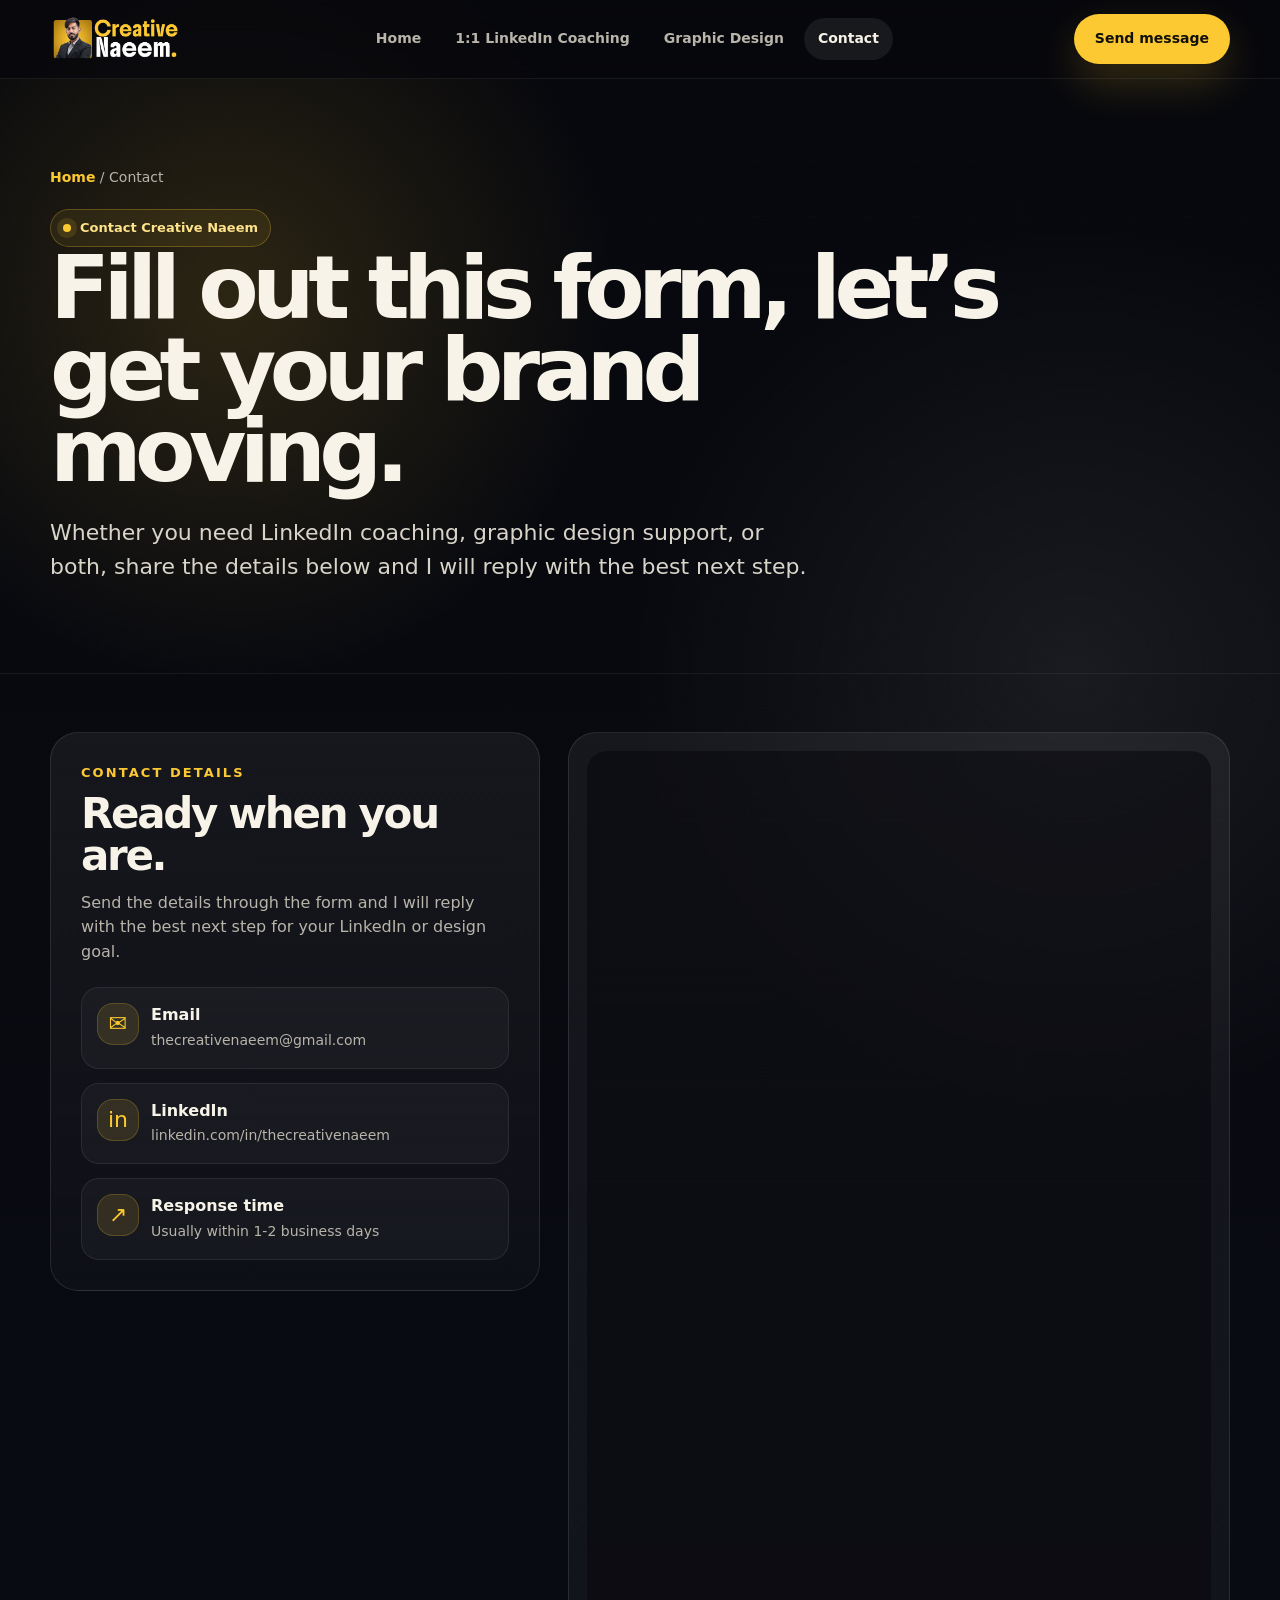
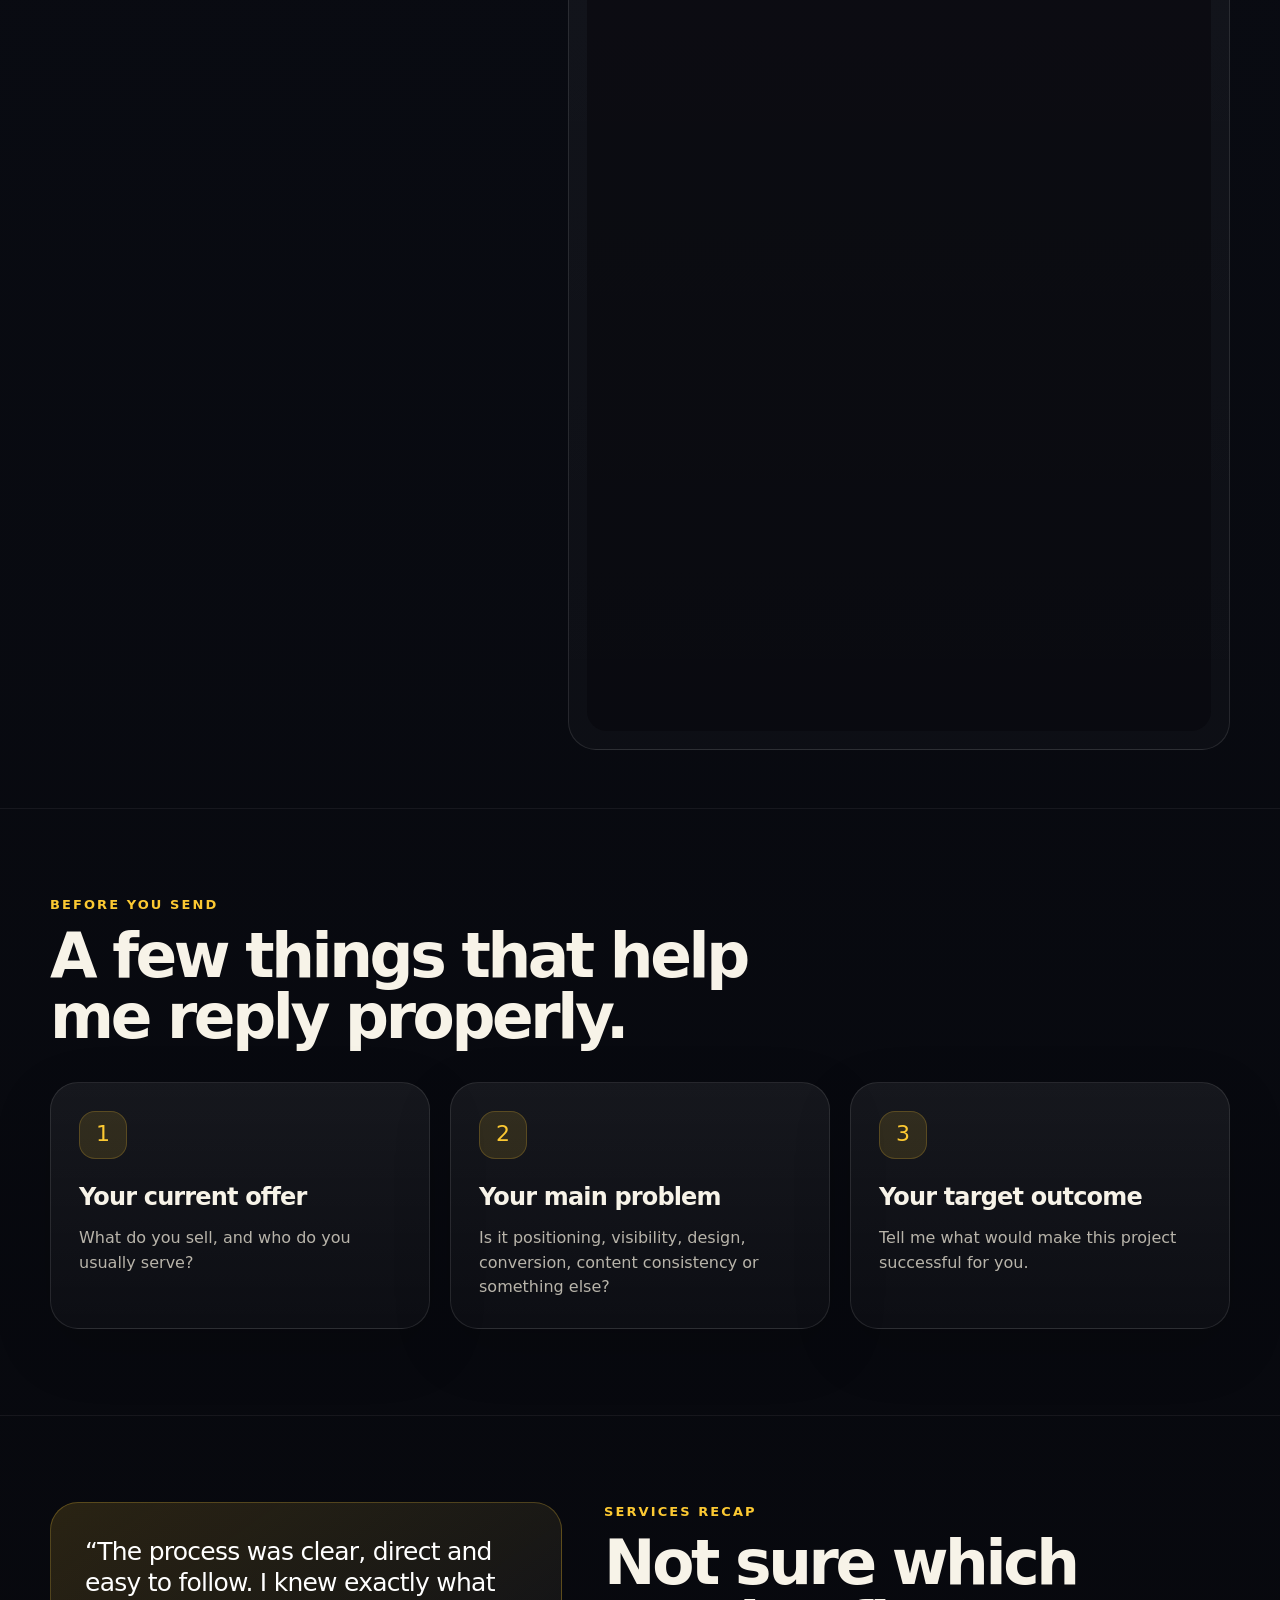
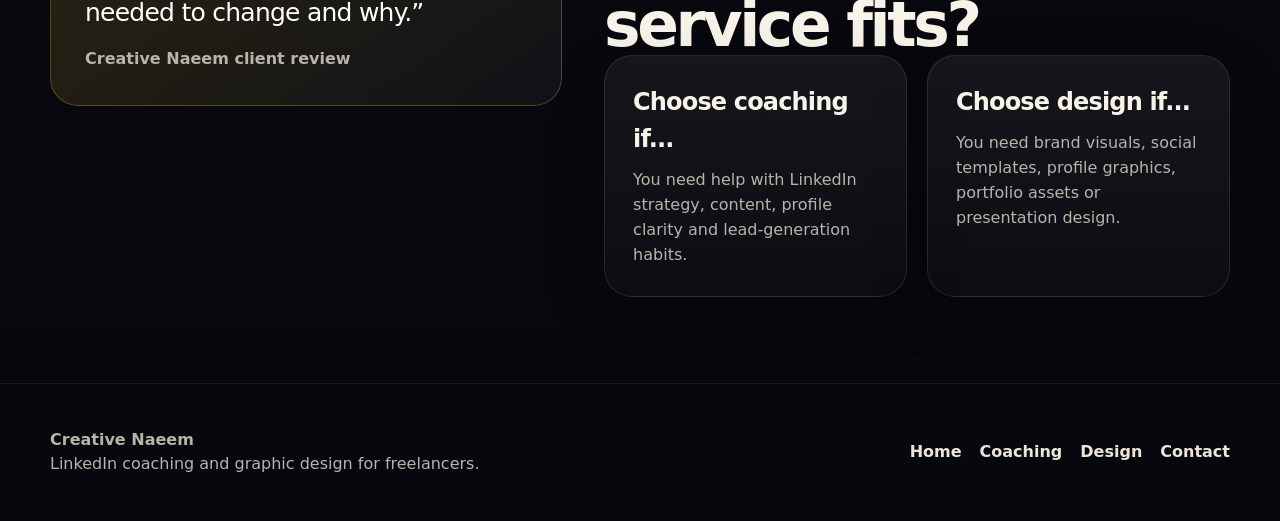
<file: contact.html>
<!doctype html>
<html lang="en">
<head>
  <meta charset="utf-8">
  <meta name="viewport" content="width=device-width, initial-scale=1">
  <title>Contact | Creative Naeem</title>
  <meta name="description" content="Contact Creative Naeem for LinkedIn coaching or graphic design services for freelancers.">
  <link rel="icon" href="assets/myphoto.png" type="image/png">
  <link rel="apple-touch-icon" href="assets/myphoto.png">
  <link rel="stylesheet" href="styles.css">
</head>
<body>
  <header class="nav-wrap">
    <div class="container nav">
      <a class="logo" href="https://www.linkedin.com/in/thecreativenaeem/" aria-label="Creative Naeem on LinkedIn"><img class="nav-logo-img" src="assets/logo.png" alt="Creative Naeem"></a>
      <nav class="nav-links" aria-label="Main navigation">
        <a href="index.html">Home</a>
        <a href="linkedin-coaching.html">1:1 LinkedIn Coaching</a>
        <a href="graphic-design.html">Graphic Design</a>
        <a class="active" href="contact.html">Contact</a>
      </nav>
      <div class="nav-cta"><a class="btn btn-primary" href="#contact-form">Send message</a><button class="menu-btn" aria-label="Open menu" aria-expanded="false">☰</button></div>
    </div>
  </header>

  <main>
    <section class="page-hero">
      <div class="container">
        <div class="breadcrumb"><a href="index.html">Home</a> / Contact</div>
        <div class="badge"><span class="badge-dot"></span> Contact Creative Naeem</div>
        <h1>Fill out this form, let’s get your brand moving.</h1>
        <p class="lead">Whether you need LinkedIn coaching, graphic design support, or both, share the details below and I will reply with the best next step.</p>
      </div>
    </section>

    <section id="contact-form" class="section section-sm">
      <div class="container form-wrap">
        <aside class="contact-card">
          <div class="section-kicker">Contact details</div>
          <h2 style="font-size:42px;margin-bottom:14px">Ready when you are.</h2>
          <p class="muted">Send the details through the form and I will reply with the best next step for your LinkedIn or design goal.</p>
          <div class="contact-list">
            <div class="contact-item"><div class="icon" style="margin:0;width:42px;height:42px">✉</div><div><strong>Email</strong><span>thecreativenaeem@gmail.com</span></div></div>
            <div class="contact-item"><div class="icon" style="margin:0;width:42px;height:42px">in</div><div><strong>LinkedIn</strong><span>linkedin.com/in/thecreativenaeem</span></div></div>
            <div class="contact-item"><div class="icon" style="margin:0;width:42px;height:42px">↗</div><div><strong>Response time</strong><span>Usually within 1-2 business days</span></div></div>
          </div>
        </aside>

        <div class="contact-card tally-card">
          <iframe
            class="tally-frame"
            src="https://tally.so/embed/eqp1oQ?alignLeft=1&hideTitle=1&transparentBackground=1&dynamicHeight=1"
            data-tally-src="https://tally.so/embed/eqp1oQ?alignLeft=1&hideTitle=1&transparentBackground=1&dynamicHeight=1"
            loading="lazy"
            width="100%"
            height="1580"
            frameborder="0"
            marginheight="0"
            marginwidth="0"
            title="Creative Naeem contact form"></iframe>
        </div>
      </div>
    </section>

    <section class="section">
      <div class="container">
        <div class="section-head">
          <div><div class="section-kicker">Before you send</div><h2>A few things that help me reply properly.</h2></div>
        </div>
        <div class="grid-3">
          <article class="card"><div class="icon">1</div><h3>Your current offer</h3><p>What do you sell, and who do you usually serve?</p></article>
          <article class="card"><div class="icon">2</div><h3>Your main problem</h3><p>Is it positioning, visibility, design, conversion, content consistency or something else?</p></article>
          <article class="card"><div class="icon">3</div><h3>Your target outcome</h3><p>Tell me what would make this project successful for you.</p></article>
        </div>
      </div>
    </section>

    <section class="section">
      <div class="container split">
        <div class="quote-card">
          <p>“The process was clear, direct and easy to follow. I knew exactly what needed to change and why.”</p>
          <span>Creative Naeem client review</span>
        </div>
        <div>
          <div class="section-kicker">Services recap</div>
          <h2>Not sure which service fits?</h2>
          <div class="grid-2">
            <article class="card"><h3>Choose coaching if...</h3><p>You need help with LinkedIn strategy, content, profile clarity and lead-generation habits.</p></article>
            <article class="card"><h3>Choose design if...</h3><p>You need brand visuals, social templates, profile graphics, portfolio assets or presentation design.</p></article>
          </div>
        </div>
      </div>
    </section>
  </main>

  <footer class="footer"><div class="container footer-grid"><div><strong>Creative Naeem</strong><br>LinkedIn coaching and graphic design for freelancers.</div><div class="footer-links"><a href="index.html">Home</a><a href="linkedin-coaching.html">Coaching</a><a href="graphic-design.html">Design</a><a href="contact.html">Contact</a></div></div></footer>
  <script src="script.js"></script>
  <script async src="https://tally.so/widgets/embed.js"></script>
</body>
</html>
</file>
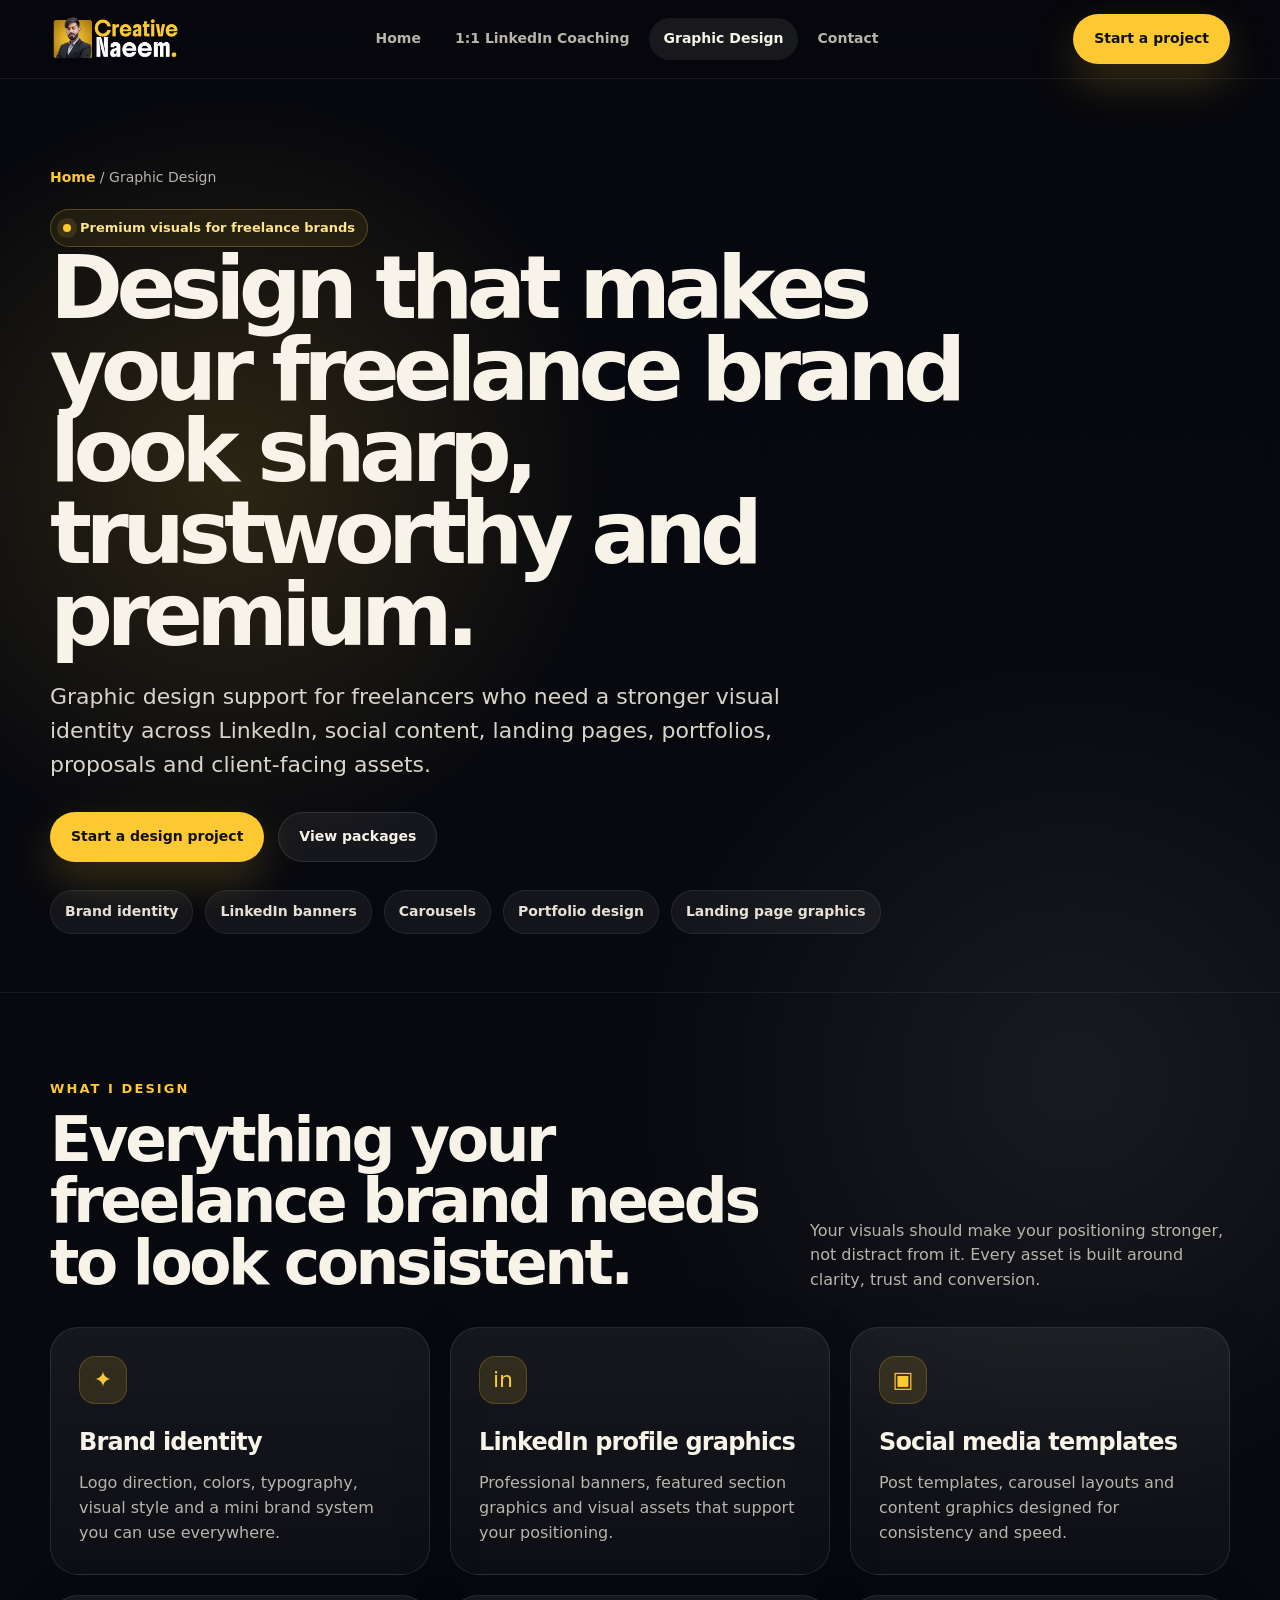
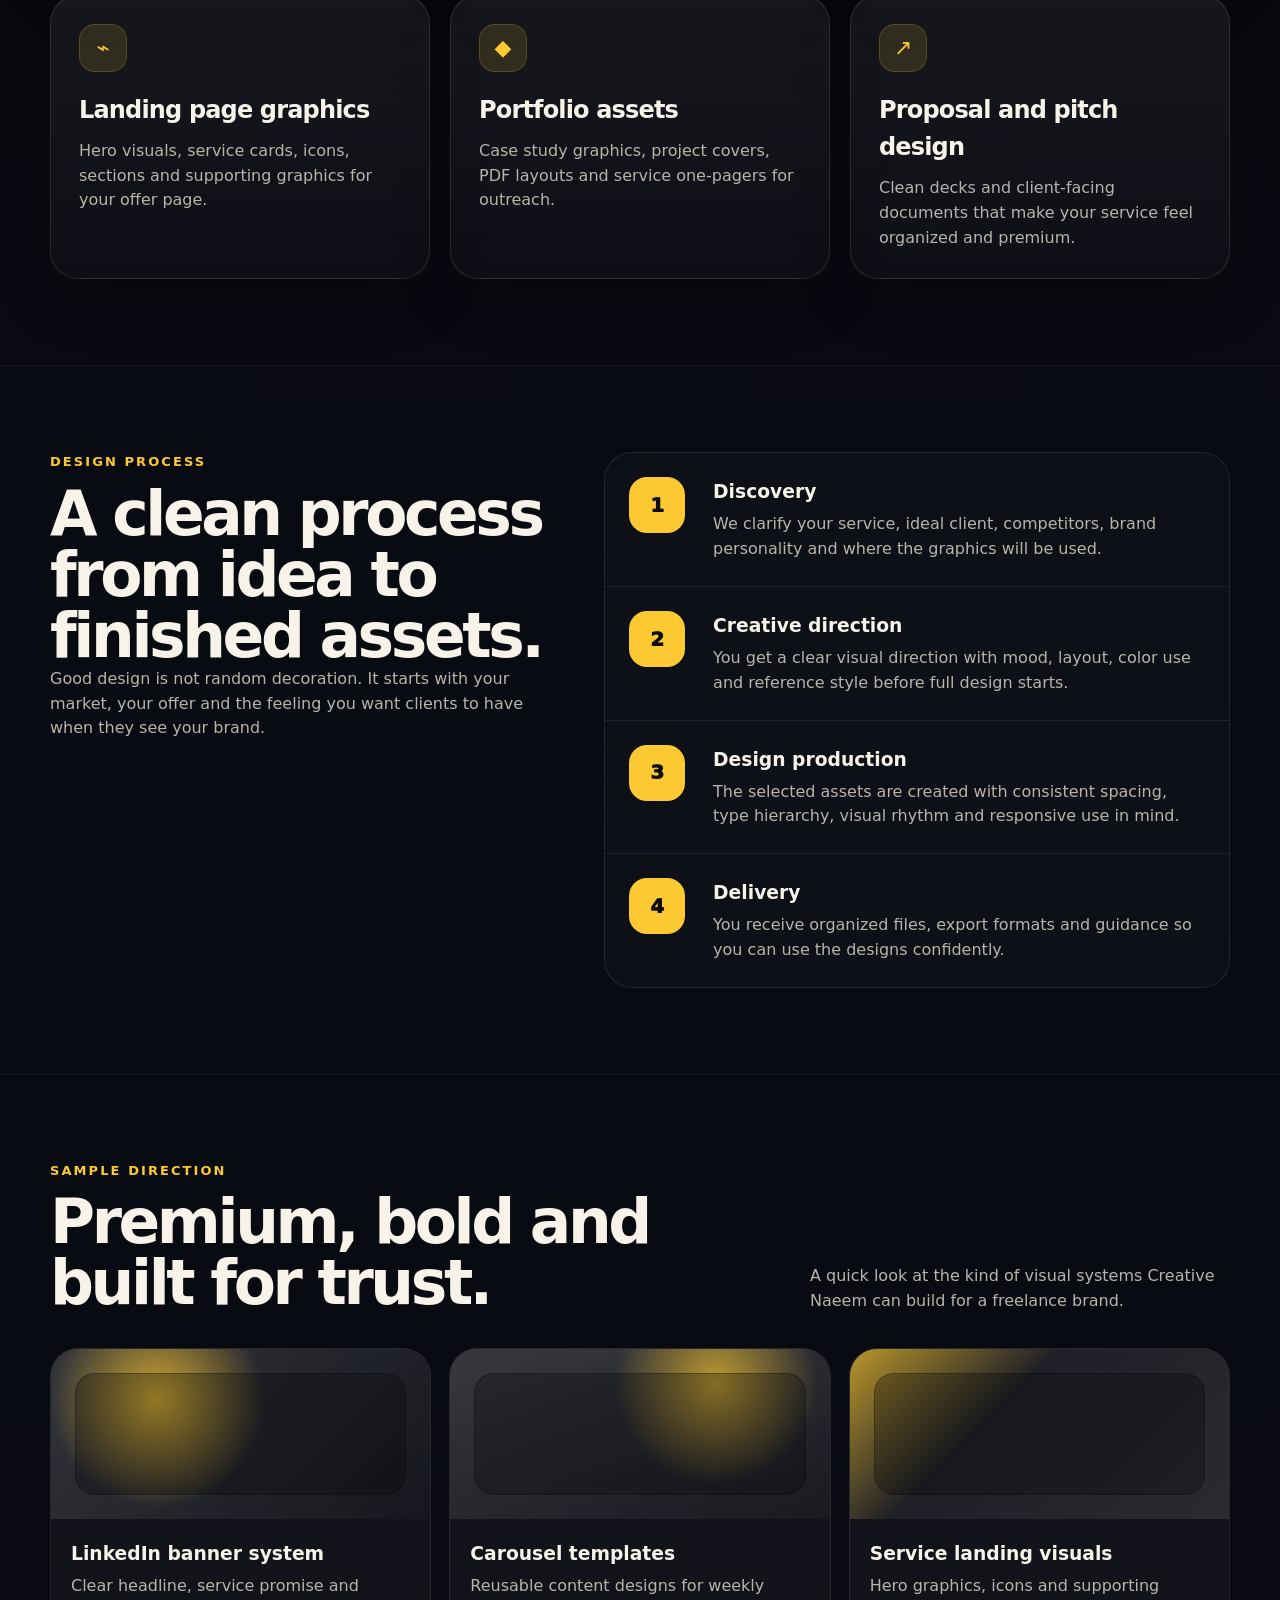
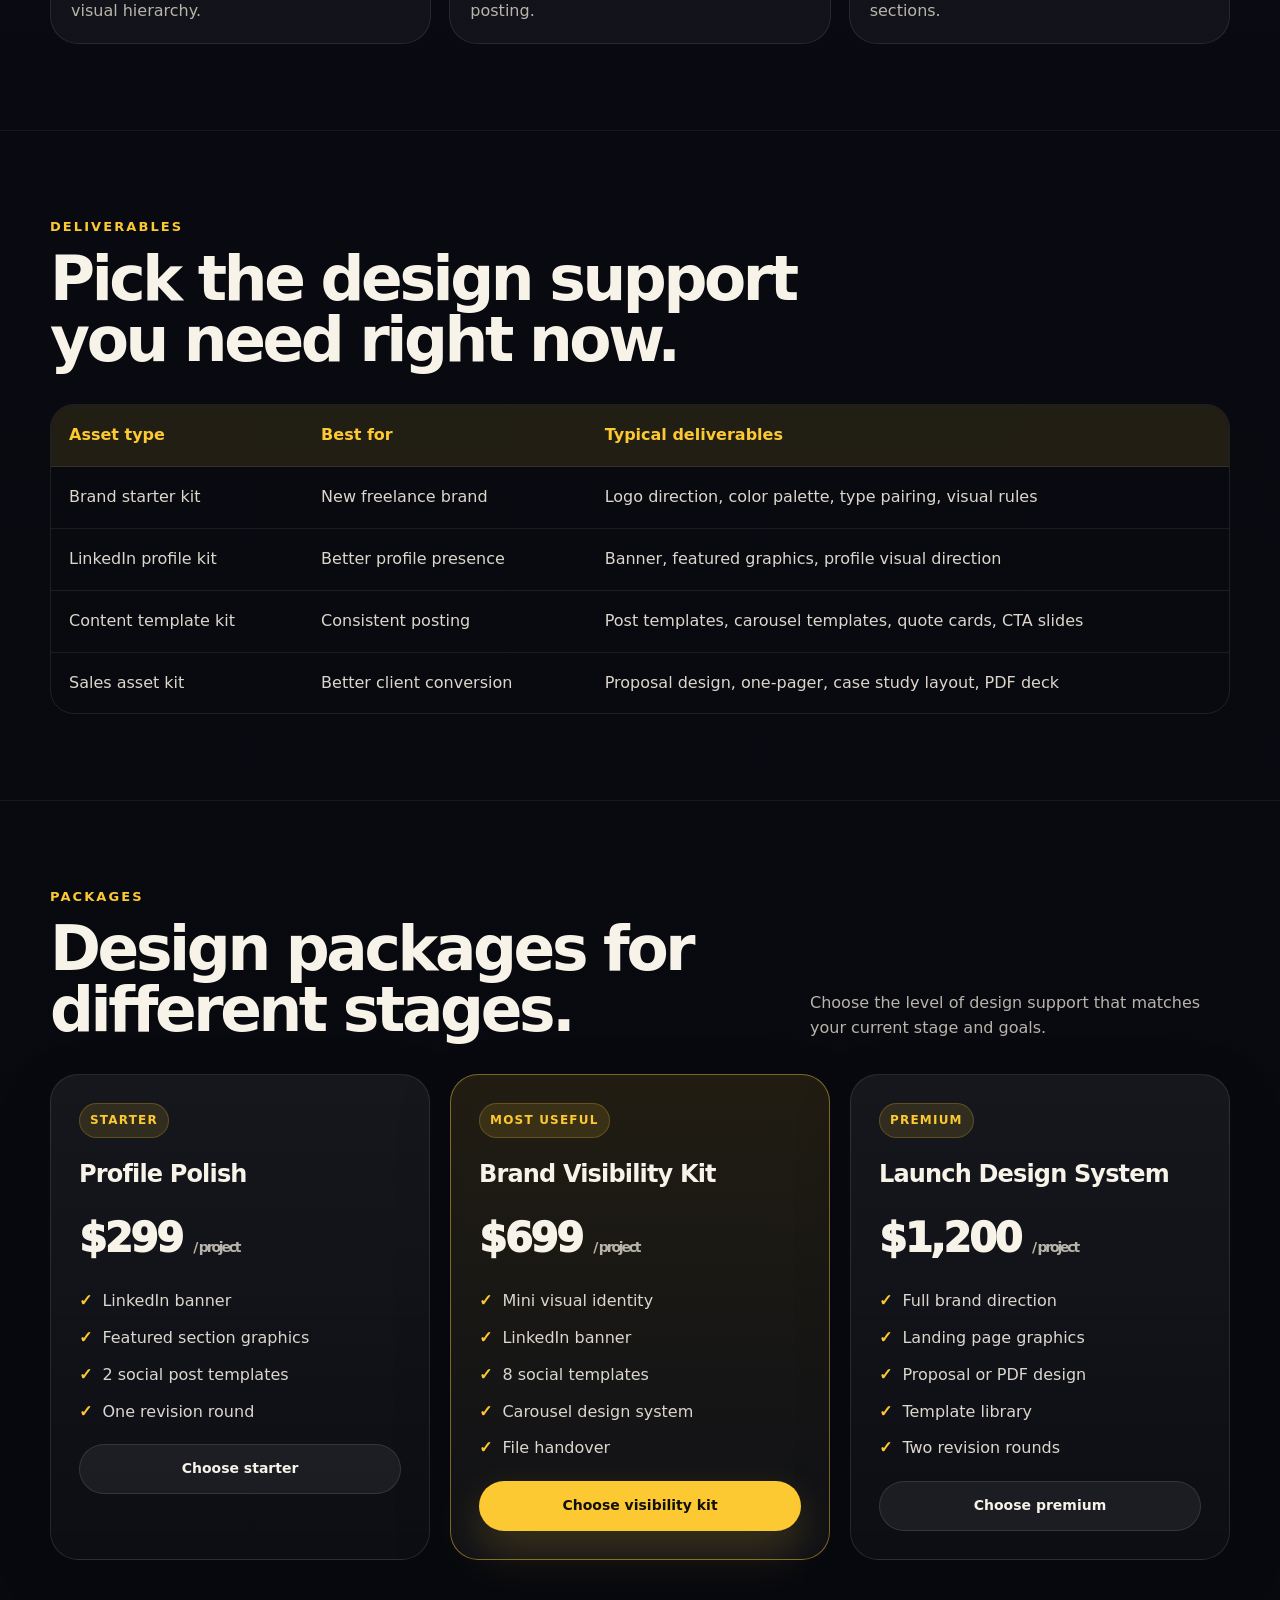
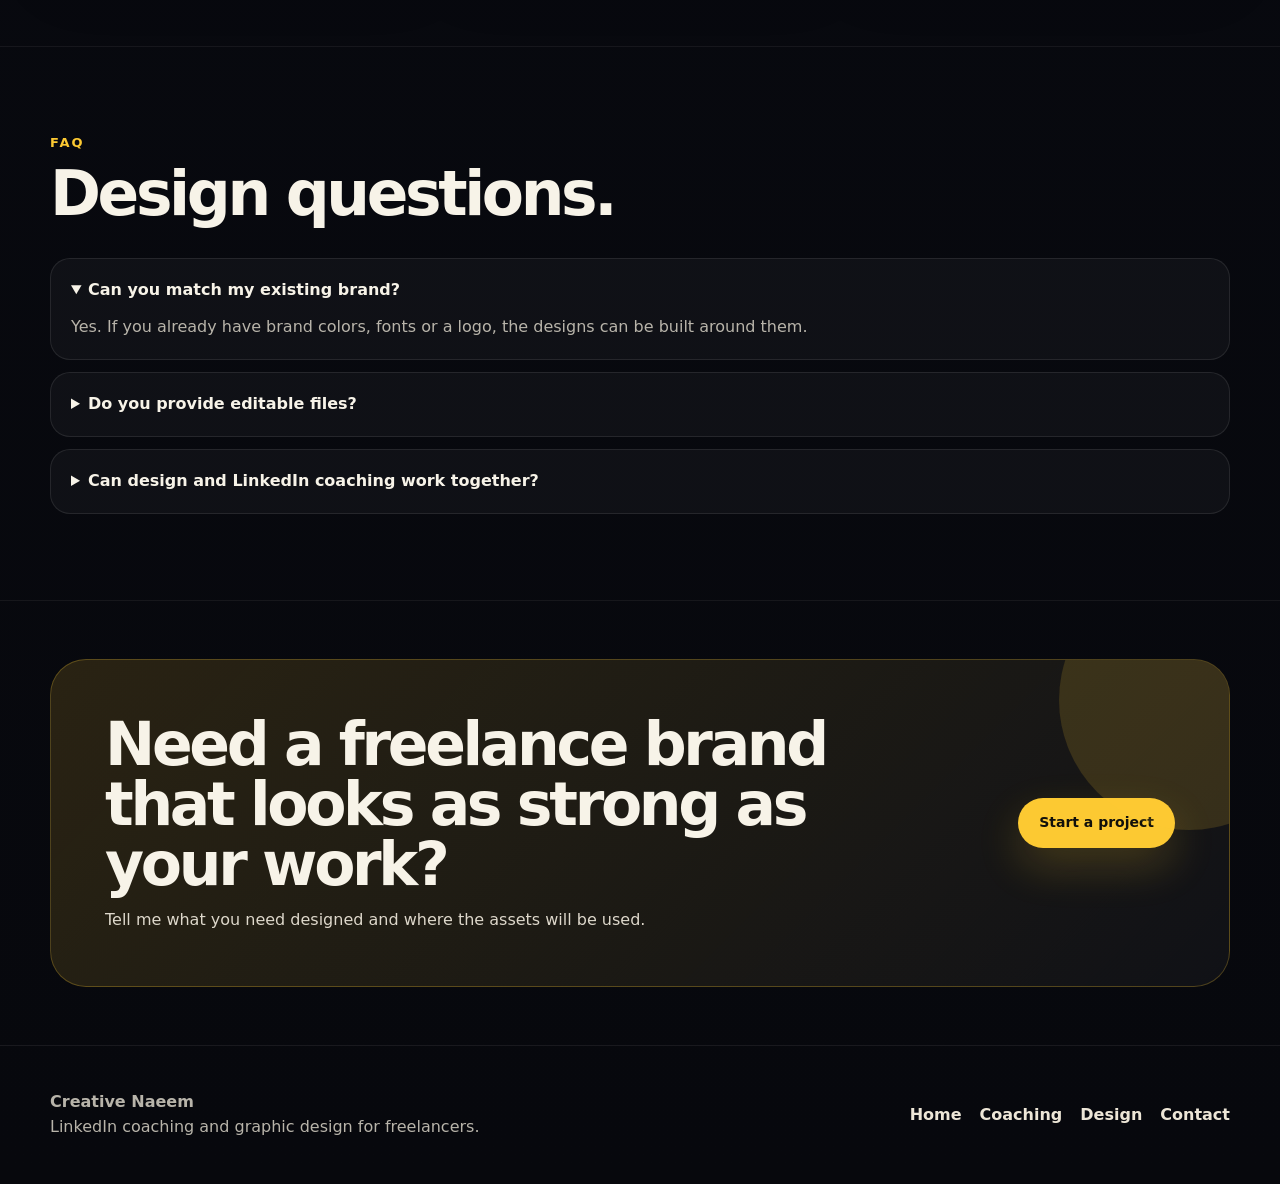
<file: graphic-design.html>
<!doctype html>
<html lang="en">
<head>
  <meta charset="utf-8">
  <meta name="viewport" content="width=device-width, initial-scale=1">
  <title>Graphic Design Service | Creative Naeem</title>
  <meta name="description" content="Premium graphic design service for freelancers who need brand identity, social content, LinkedIn banners, portfolio assets and landing page graphics.">
  <link rel="icon" href="assets/myphoto.png" type="image/png">
  <link rel="apple-touch-icon" href="assets/myphoto.png">
  <link rel="stylesheet" href="styles.css">
</head>
<body>
  <header class="nav-wrap">
    <div class="container nav">
      <a class="logo" href="https://www.linkedin.com/in/thecreativenaeem/" aria-label="Creative Naeem on LinkedIn"><img class="nav-logo-img" src="assets/logo.png" alt="Creative Naeem"></a>
      <nav class="nav-links" aria-label="Main navigation">
        <a href="index.html">Home</a>
        <a href="linkedin-coaching.html">1:1 LinkedIn Coaching</a>
        <a class="active" href="graphic-design.html">Graphic Design</a>
        <a href="contact.html">Contact</a>
      </nav>
      <div class="nav-cta"><a class="btn btn-primary" href="contact.html">Start a project</a><button class="menu-btn" aria-label="Open menu" aria-expanded="false">☰</button></div>
    </div>
  </header>

  <main>
    <section class="page-hero">
      <div class="container">
        <div class="breadcrumb"><a href="index.html">Home</a> / Graphic Design</div>
        <div class="badge"><span class="badge-dot"></span> Premium visuals for freelance brands</div>
        <h1>Design that makes your freelance brand look sharp, trustworthy and premium.</h1>
        <p class="lead">Graphic design support for freelancers who need a stronger visual identity across LinkedIn, social content, landing pages, portfolios, proposals and client-facing assets.</p>
        <div class="hero-actions">
          <a class="btn btn-primary" href="contact.html">Start a design project</a>
          <a class="btn btn-secondary" href="#packages">View packages</a>
        </div>
        <div class="mini-strip">
          <span>Brand identity</span><span>LinkedIn banners</span><span>Carousels</span><span>Portfolio design</span><span>Landing page graphics</span>
        </div>
      </div>
    </section>

    <section class="section">
      <div class="container">
        <div class="section-head">
          <div>
            <div class="section-kicker">What I design</div>
            <h2>Everything your freelance brand needs to look consistent.</h2>
          </div>
          <p>Your visuals should make your positioning stronger, not distract from it. Every asset is built around clarity, trust and conversion.</p>
        </div>
        <div class="grid-3">
          <article class="card"><div class="icon">✦</div><h3>Brand identity</h3><p>Logo direction, colors, typography, visual style and a mini brand system you can use everywhere.</p></article>
          <article class="card"><div class="icon">in</div><h3>LinkedIn profile graphics</h3><p>Professional banners, featured section graphics and visual assets that support your positioning.</p></article>
          <article class="card"><div class="icon">▣</div><h3>Social media templates</h3><p>Post templates, carousel layouts and content graphics designed for consistency and speed.</p></article>
          <article class="card"><div class="icon">⌁</div><h3>Landing page graphics</h3><p>Hero visuals, service cards, icons, sections and supporting graphics for your offer page.</p></article>
          <article class="card"><div class="icon">◆</div><h3>Portfolio assets</h3><p>Case study graphics, project covers, PDF layouts and service one-pagers for outreach.</p></article>
          <article class="card"><div class="icon">↗</div><h3>Proposal and pitch design</h3><p>Clean decks and client-facing documents that make your service feel organized and premium.</p></article>
        </div>
      </div>
    </section>

    <section class="section">
      <div class="container split">
        <div class="sticky">
          <div class="section-kicker">Design process</div>
          <h2>A clean process from idea to finished assets.</h2>
          <p class="muted">Good design is not random decoration. It starts with your market, your offer and the feeling you want clients to have when they see your brand.</p>
        </div>
        <div class="timeline">
          <div class="step"><div class="step-num">1</div><div><h3>Discovery</h3><p>We clarify your service, ideal client, competitors, brand personality and where the graphics will be used.</p></div></div>
          <div class="step"><div class="step-num">2</div><div><h3>Creative direction</h3><p>You get a clear visual direction with mood, layout, color use and reference style before full design starts.</p></div></div>
          <div class="step"><div class="step-num">3</div><div><h3>Design production</h3><p>The selected assets are created with consistent spacing, type hierarchy, visual rhythm and responsive use in mind.</p></div></div>
          <div class="step"><div class="step-num">4</div><div><h3>Delivery</h3><p>You receive organized files, export formats and guidance so you can use the designs confidently.</p></div></div>
        </div>
      </div>
    </section>

    <section class="section">
      <div class="container">
        <div class="section-head">
          <div><div class="section-kicker">Sample direction</div><h2>Premium, bold and built for trust.</h2></div>
          <p>A quick look at the kind of visual systems Creative Naeem can build for a freelance brand.</p>
        </div>
        <div class="portfolio-grid">
          <article class="work-card"><div class="work-art"></div><div class="work-body"><h3>LinkedIn banner system</h3><p>Clear headline, service promise and visual hierarchy.</p></div></article>
          <article class="work-card"><div class="work-art"></div><div class="work-body"><h3>Carousel templates</h3><p>Reusable content designs for weekly posting.</p></div></article>
          <article class="work-card"><div class="work-art"></div><div class="work-body"><h3>Service landing visuals</h3><p>Hero graphics, icons and supporting sections.</p></div></article>
        </div>
      </div>
    </section>

    <section class="section">
      <div class="container">
        <div class="section-head">
          <div>
            <div class="section-kicker">Deliverables</div>
            <h2>Pick the design support you need right now.</h2>
          </div>
        </div>
        <div class="table">
          <table>
            <thead><tr><th>Asset type</th><th>Best for</th><th>Typical deliverables</th></tr></thead>
            <tbody>
              <tr><td>Brand starter kit</td><td>New freelance brand</td><td>Logo direction, color palette, type pairing, visual rules</td></tr>
              <tr><td>LinkedIn profile kit</td><td>Better profile presence</td><td>Banner, featured graphics, profile visual direction</td></tr>
              <tr><td>Content template kit</td><td>Consistent posting</td><td>Post templates, carousel templates, quote cards, CTA slides</td></tr>
              <tr><td>Sales asset kit</td><td>Better client conversion</td><td>Proposal design, one-pager, case study layout, PDF deck</td></tr>
            </tbody>
          </table>
        </div>
      </div>
    </section>

    <section id="packages" class="section">
      <div class="container">
        <div class="section-head">
          <div><div class="section-kicker">Packages</div><h2>Design packages for different stages.</h2></div>
          <p>Choose the level of design support that matches your current stage and goals.</p>
        </div>
        <div class="pricing">
          <article class="card price-card">
            <span class="price-tag">Starter</span>
            <h3>Profile Polish</h3>
            <div class="price">$299 <small>/ project</small></div>
            <ul class="feature-list"><li>LinkedIn banner</li><li>Featured section graphics</li><li>2 social post templates</li><li>One revision round</li></ul>
            <a class="btn btn-secondary btn-wide" href="contact.html">Choose starter</a>
          </article>
          <article class="card price-card featured">
            <span class="price-tag">Most useful</span>
            <h3>Brand Visibility Kit</h3>
            <div class="price">$699 <small>/ project</small></div>
            <ul class="feature-list"><li>Mini visual identity</li><li>LinkedIn banner</li><li>8 social templates</li><li>Carousel design system</li><li>File handover</li></ul>
            <a class="btn btn-primary btn-wide" href="contact.html">Choose visibility kit</a>
          </article>
          <article class="card price-card">
            <span class="price-tag">Premium</span>
            <h3>Launch Design System</h3>
            <div class="price">$1,200 <small>/ project</small></div>
            <ul class="feature-list"><li>Full brand direction</li><li>Landing page graphics</li><li>Proposal or PDF design</li><li>Template library</li><li>Two revision rounds</li></ul>
            <a class="btn btn-secondary btn-wide" href="contact.html">Choose premium</a>
          </article>
        </div>
      </div>
    </section>

    <section class="section">
      <div class="container">
        <div class="section-head"><div><div class="section-kicker">FAQ</div><h2>Design questions.</h2></div></div>
        <div class="faq">
          <details open><summary>Can you match my existing brand?</summary><p>Yes. If you already have brand colors, fonts or a logo, the designs can be built around them.</p></details>
          <details><summary>Do you provide editable files?</summary><p>Yes, the handover can include editable source files or template links depending on the design format.</p></details>
          <details><summary>Can design and LinkedIn coaching work together?</summary><p>Yes. The best result usually comes when the message and visuals are aligned from the start.</p></details>
        </div>
      </div>
    </section>

    <section class="section section-sm">
      <div class="container cta">
        <div><h2>Need a freelance brand that looks as strong as your work?</h2><p>Tell me what you need designed and where the assets will be used.</p></div>
        <a class="btn btn-primary" href="contact.html">Start a project</a>
      </div>
    </section>
  </main>

  <footer class="footer"><div class="container footer-grid"><div><strong>Creative Naeem</strong><br>LinkedIn coaching and graphic design for freelancers.</div><div class="footer-links"><a href="index.html">Home</a><a href="linkedin-coaching.html">Coaching</a><a href="graphic-design.html">Design</a><a href="contact.html">Contact</a></div></div></footer>
  <script src="script.js"></script>
</body>
</html>
</file>
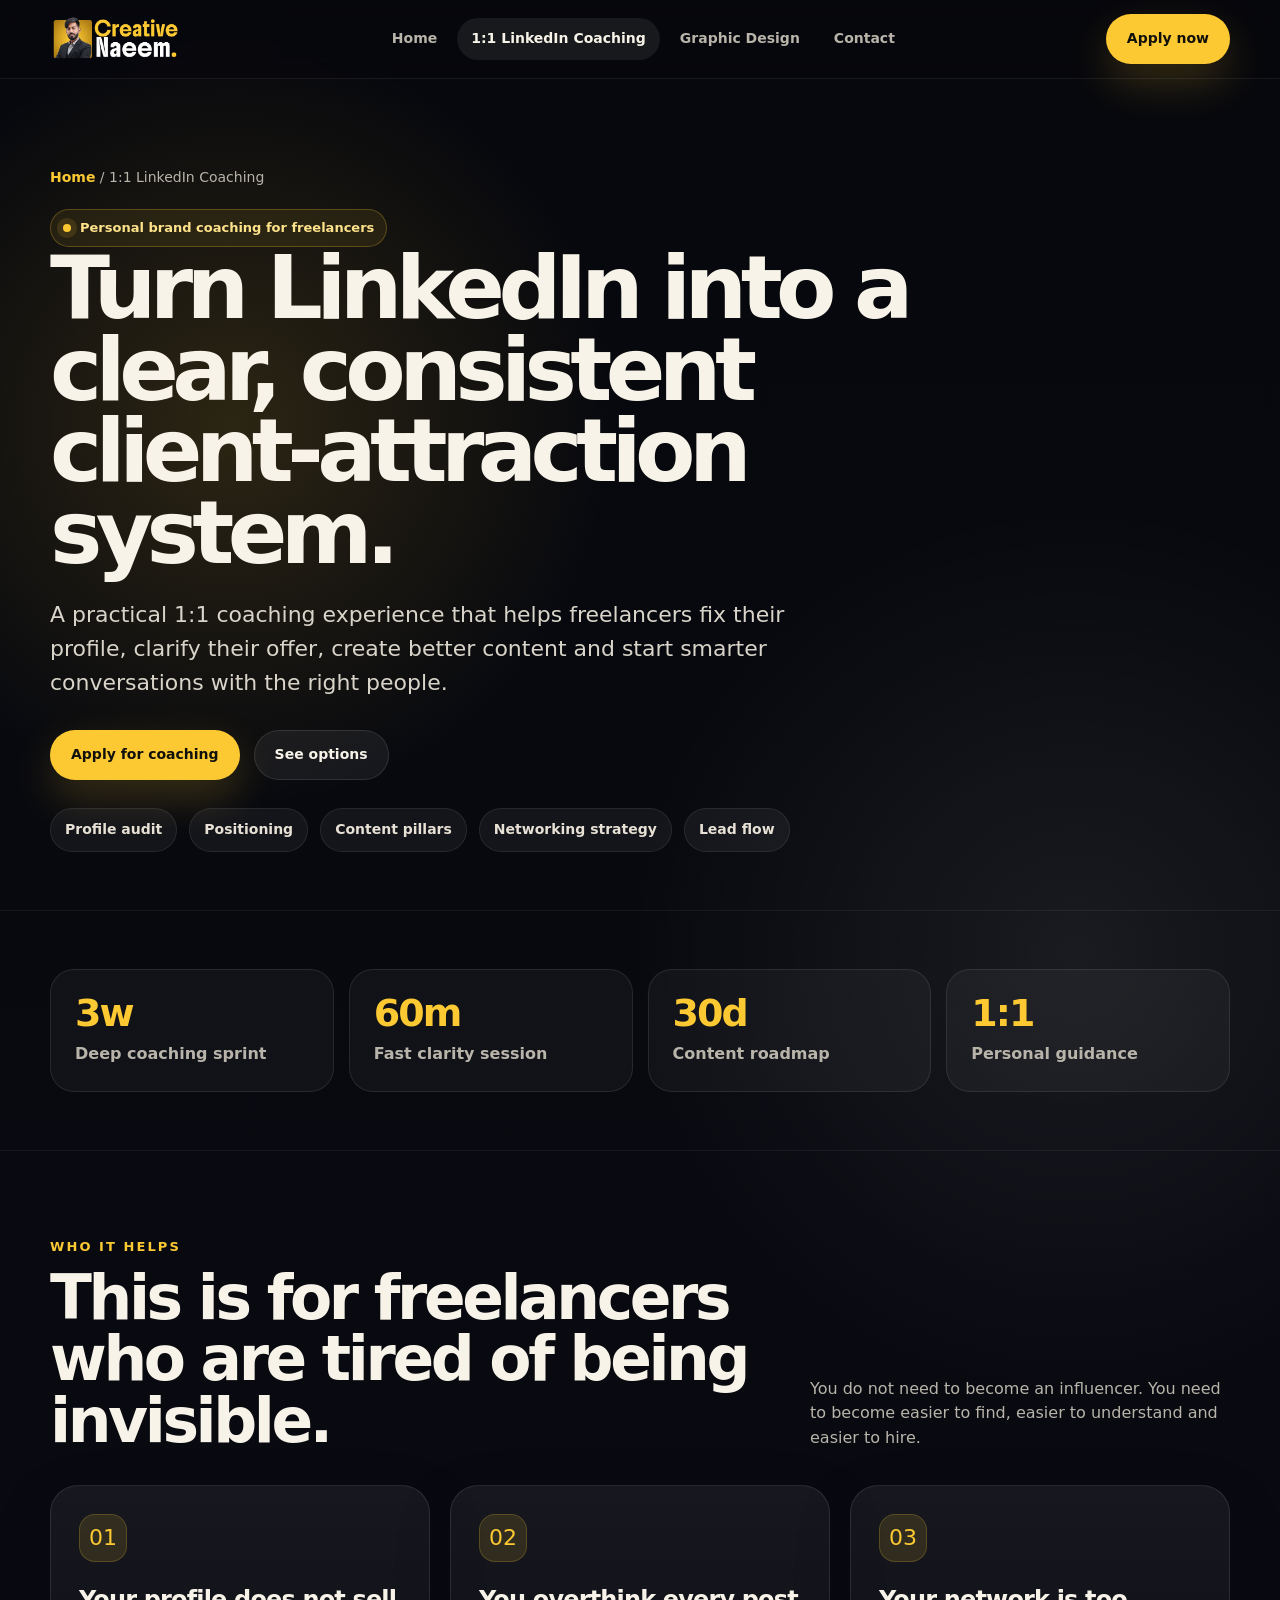
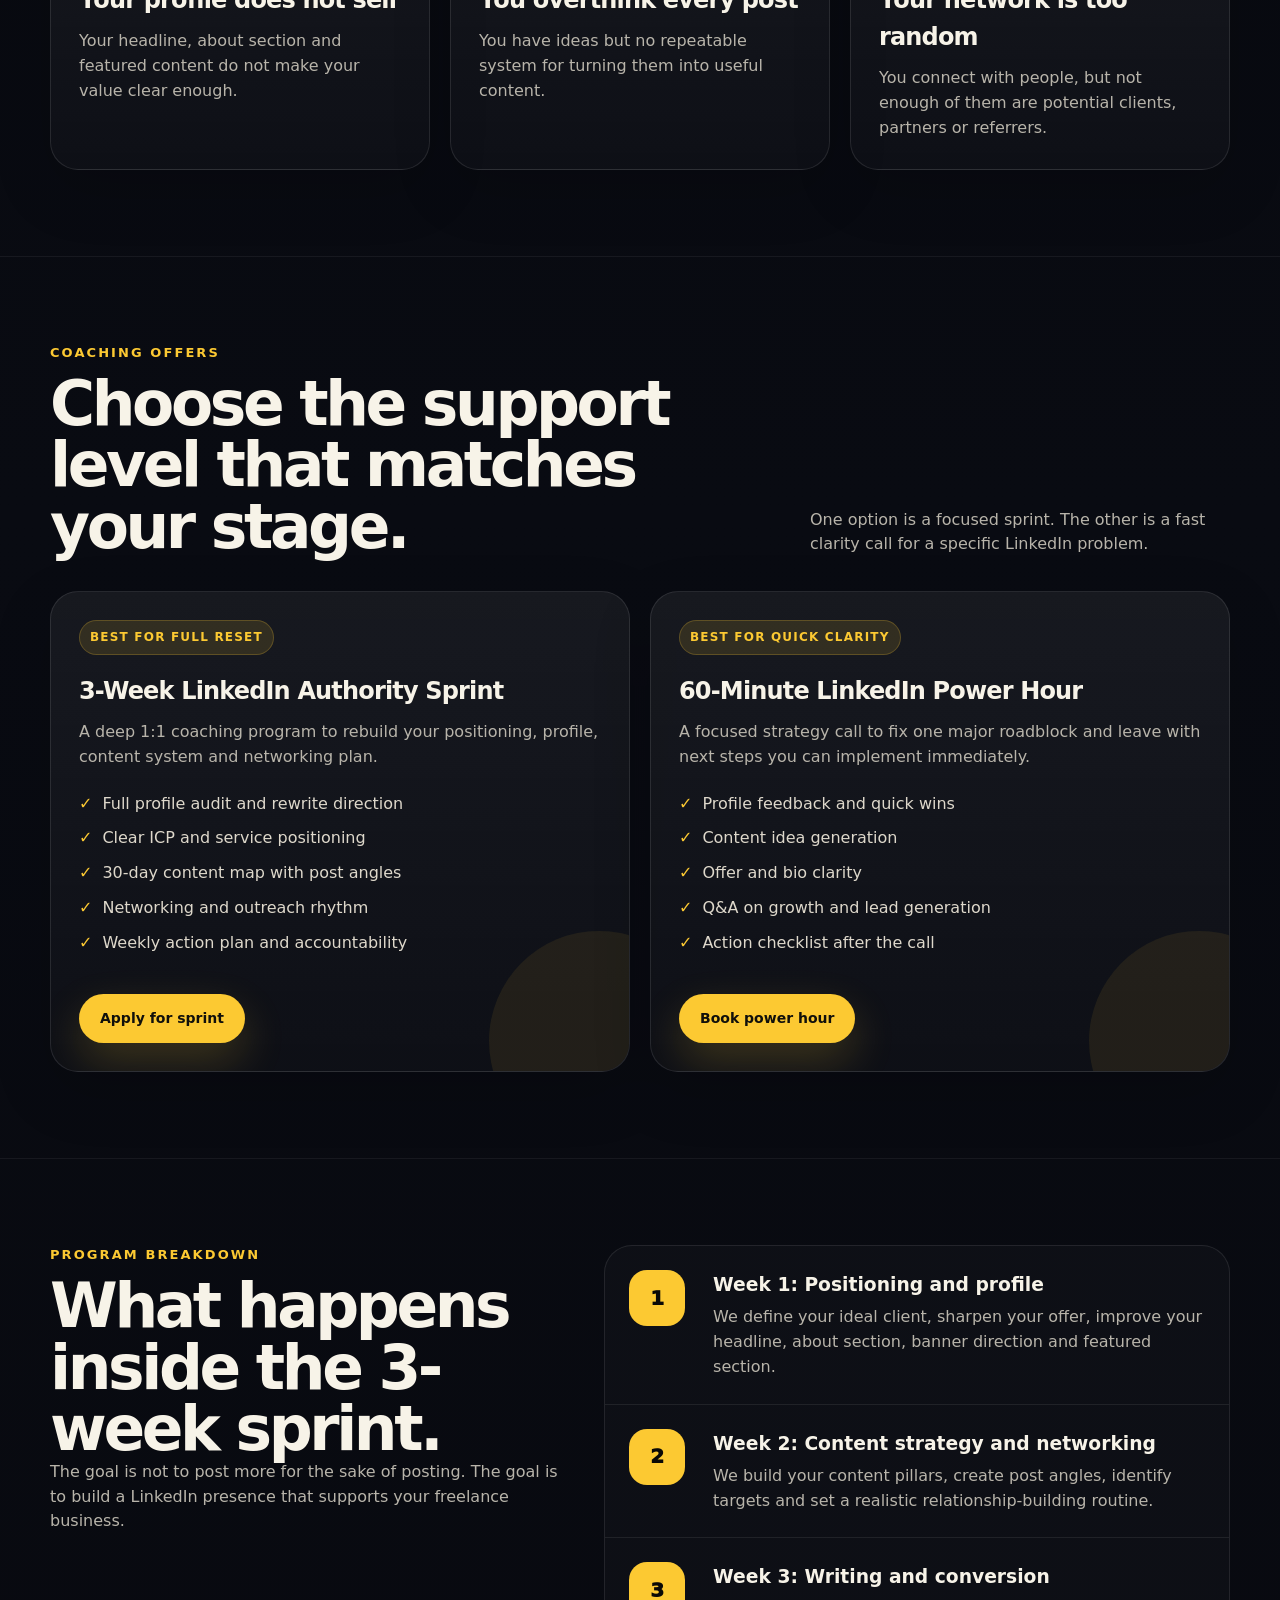
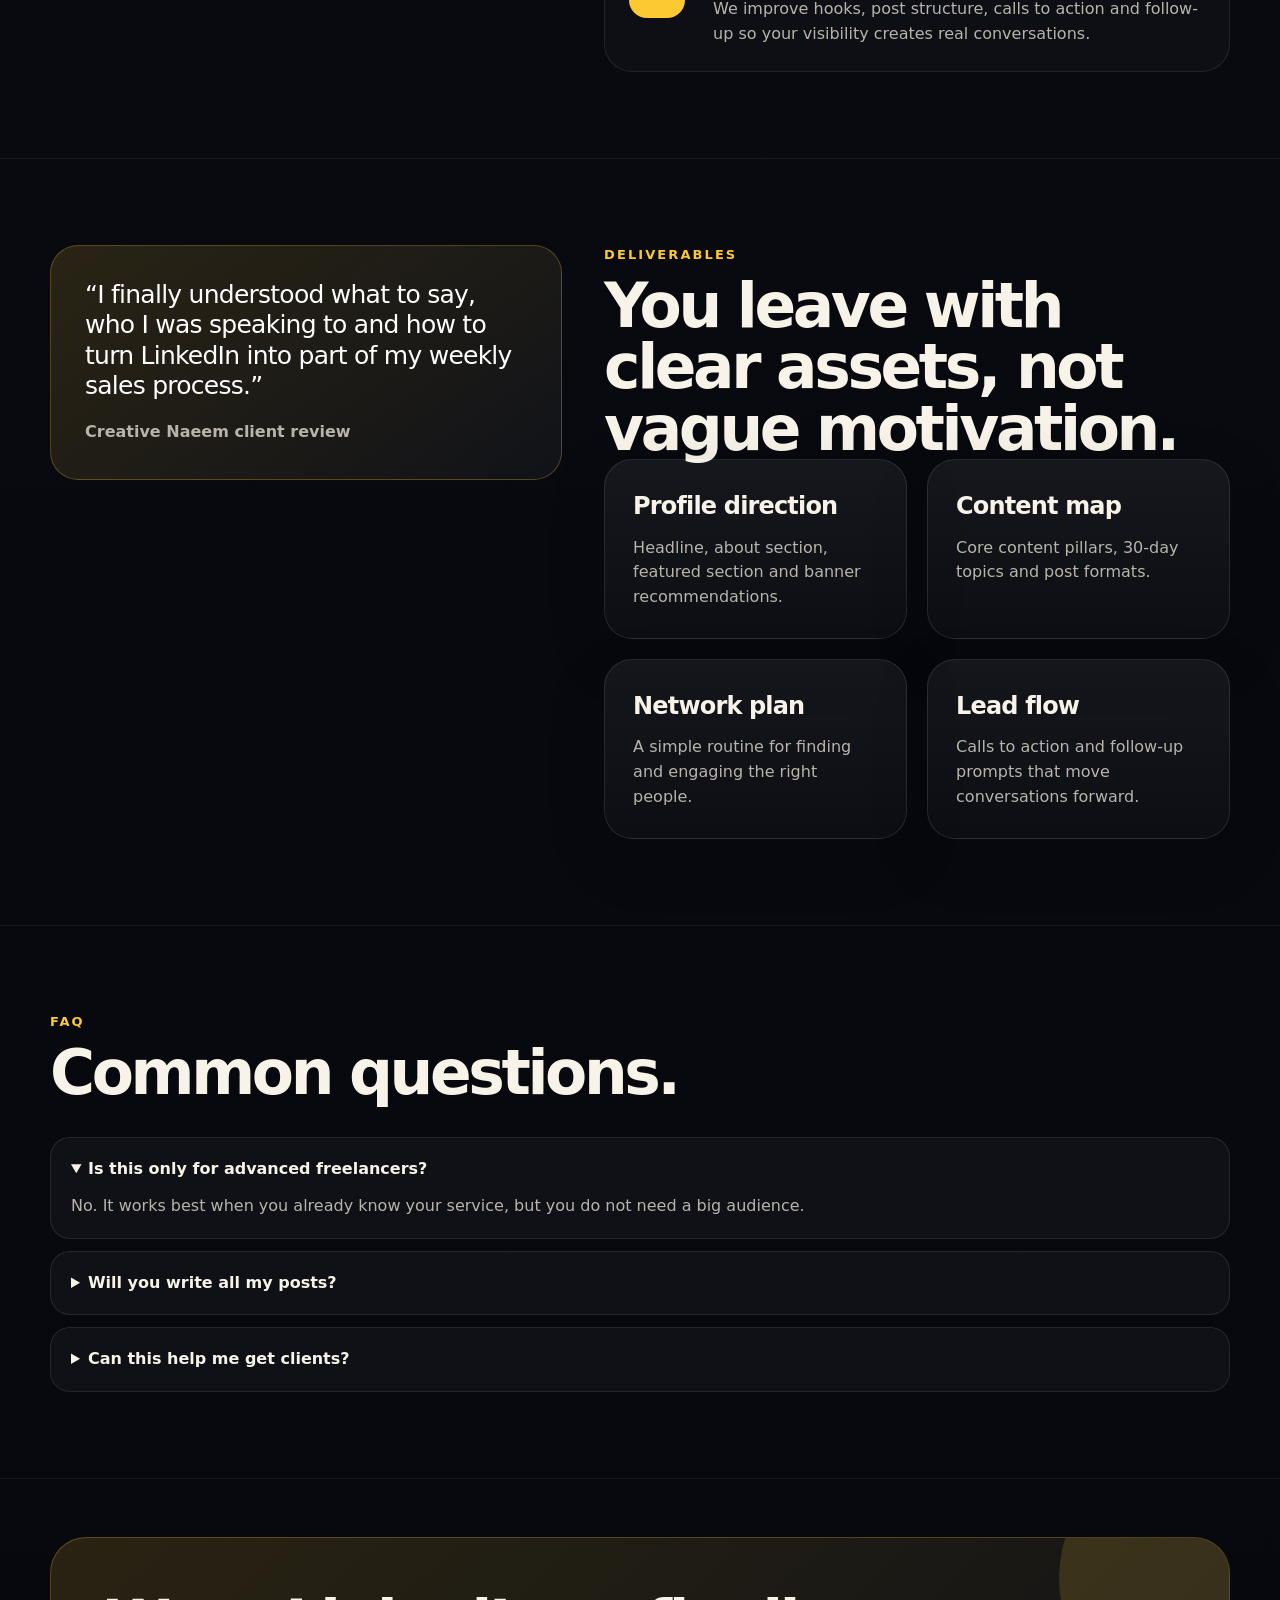
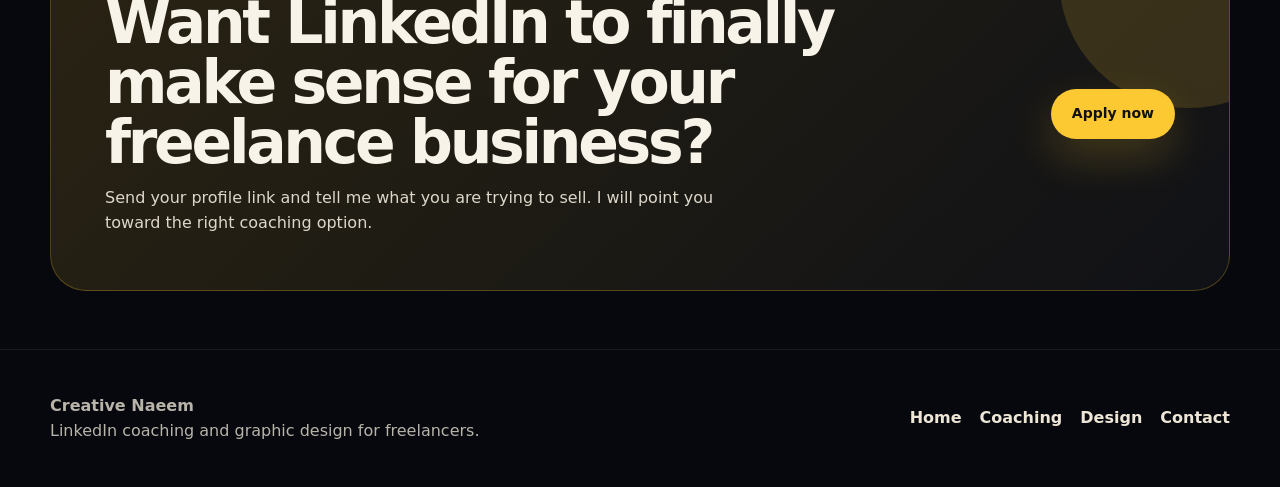
<file: linkedin-coaching.html>
<!doctype html>
<html lang="en">
<head>
  <meta charset="utf-8">
  <meta name="viewport" content="width=device-width, initial-scale=1">
  <title>1:1 LinkedIn Coaching | Creative Naeem</title>
  <meta name="description" content="1:1 LinkedIn coaching for freelancers who want stronger positioning, better content and more qualified client conversations.">
  <link rel="icon" href="assets/myphoto.png" type="image/png">
  <link rel="apple-touch-icon" href="assets/myphoto.png">
  <link rel="stylesheet" href="styles.css">
</head>
<body>
  <header class="nav-wrap">
    <div class="container nav">
      <a class="logo" href="https://www.linkedin.com/in/thecreativenaeem/" aria-label="Creative Naeem on LinkedIn"><img class="nav-logo-img" src="assets/logo.png" alt="Creative Naeem"></a>
      <nav class="nav-links" aria-label="Main navigation">
        <a href="index.html">Home</a>
        <a class="active" href="linkedin-coaching.html">1:1 LinkedIn Coaching</a>
        <a href="graphic-design.html">Graphic Design</a>
        <a href="contact.html">Contact</a>
      </nav>
      <div class="nav-cta"><a class="btn btn-primary" href="contact.html">Apply now</a><button class="menu-btn" aria-label="Open menu" aria-expanded="false">☰</button></div>
    </div>
  </header>

  <main>
    <section class="page-hero">
      <div class="container">
        <div class="breadcrumb"><a href="index.html">Home</a> / 1:1 LinkedIn Coaching</div>
        <div class="badge"><span class="badge-dot"></span> Personal brand coaching for freelancers</div>
        <h1>Turn LinkedIn into a clear, consistent client-attraction system.</h1>
        <p class="lead">A practical 1:1 coaching experience that helps freelancers fix their profile, clarify their offer, create better content and start smarter conversations with the right people.</p>
        <div class="hero-actions">
          <a class="btn btn-primary" href="contact.html">Apply for coaching</a>
          <a class="btn btn-secondary" href="#programs">See options</a>
        </div>
        <div class="mini-strip">
          <span>Profile audit</span><span>Positioning</span><span>Content pillars</span><span>Networking strategy</span><span>Lead flow</span>
        </div>
      </div>
    </section>

    <section class="section section-sm">
      <div class="container">
        <div class="stats">
          <div class="stat"><strong>3w</strong><span>Deep coaching sprint</span></div>
          <div class="stat"><strong>60m</strong><span>Fast clarity session</span></div>
          <div class="stat"><strong>30d</strong><span>Content roadmap</span></div>
          <div class="stat"><strong>1:1</strong><span>Personal guidance</span></div>
        </div>
      </div>
    </section>

    <section class="section">
      <div class="container">
        <div class="section-head">
          <div>
            <div class="section-kicker">Who it helps</div>
            <h2>This is for freelancers who are tired of being invisible.</h2>
          </div>
          <p>You do not need to become an influencer. You need to become easier to find, easier to understand and easier to hire.</p>
        </div>
        <div class="grid-3">
          <article class="card"><div class="icon">01</div><h3>Your profile does not sell</h3><p>Your headline, about section and featured content do not make your value clear enough.</p></article>
          <article class="card"><div class="icon">02</div><h3>You overthink every post</h3><p>You have ideas but no repeatable system for turning them into useful content.</p></article>
          <article class="card"><div class="icon">03</div><h3>Your network is too random</h3><p>You connect with people, but not enough of them are potential clients, partners or referrers.</p></article>
        </div>
      </div>
    </section>

    <section id="programs" class="section">
      <div class="container">
        <div class="section-head">
          <div>
            <div class="section-kicker">Coaching offers</div>
            <h2>Choose the support level that matches your stage.</h2>
          </div>
          <p>One option is a focused sprint. The other is a fast clarity call for a specific LinkedIn problem.</p>
        </div>
        <div class="grid-2">
          <article class="card service-card">
            <div class="top">
              <div class="price-tag">Best for full reset</div>
              <h3>3-Week LinkedIn Authority Sprint</h3>
              <p>A deep 1:1 coaching program to rebuild your positioning, profile, content system and networking plan.</p>
              <ul>
                <li>Full profile audit and rewrite direction</li>
                <li>Clear ICP and service positioning</li>
                <li>30-day content map with post angles</li>
                <li>Networking and outreach rhythm</li>
                <li>Weekly action plan and accountability</li>
              </ul>
            </div>
            <a class="btn btn-primary" href="contact.html">Apply for sprint</a>
          </article>
          <article class="card service-card">
            <div class="top">
              <div class="price-tag">Best for quick clarity</div>
              <h3>60-Minute LinkedIn Power Hour</h3>
              <p>A focused strategy call to fix one major roadblock and leave with next steps you can implement immediately.</p>
              <ul>
                <li>Profile feedback and quick wins</li>
                <li>Content idea generation</li>
                <li>Offer and bio clarity</li>
                <li>Q&A on growth and lead generation</li>
                <li>Action checklist after the call</li>
              </ul>
            </div>
            <a class="btn btn-primary" href="contact.html">Book power hour</a>
          </article>
        </div>
      </div>
    </section>

    <section class="section">
      <div class="container split">
        <div class="sticky">
          <div class="section-kicker">Program breakdown</div>
          <h2>What happens inside the 3-week sprint.</h2>
          <p class="muted">The goal is not to post more for the sake of posting. The goal is to build a LinkedIn presence that supports your freelance business.</p>
        </div>
        <div class="timeline">
          <div class="step"><div class="step-num">1</div><div><h3>Week 1: Positioning and profile</h3><p>We define your ideal client, sharpen your offer, improve your headline, about section, banner direction and featured section.</p></div></div>
          <div class="step"><div class="step-num">2</div><div><h3>Week 2: Content strategy and networking</h3><p>We build your content pillars, create post angles, identify targets and set a realistic relationship-building routine.</p></div></div>
          <div class="step"><div class="step-num">3</div><div><h3>Week 3: Writing and conversion</h3><p>We improve hooks, post structure, calls to action and follow-up so your visibility creates real conversations.</p></div></div>
        </div>
      </div>
    </section>

    <section class="section">
      <div class="container split">
        <div class="quote-card">
          <p>“I finally understood what to say, who I was speaking to and how to turn LinkedIn into part of my weekly sales process.”</p>
          <span>Creative Naeem client review</span>
        </div>
        <div>
          <div class="section-kicker">Deliverables</div>
          <h2>You leave with clear assets, not vague motivation.</h2>
          <div class="grid-2">
            <div class="card"><h3>Profile direction</h3><p>Headline, about section, featured section and banner recommendations.</p></div>
            <div class="card"><h3>Content map</h3><p>Core content pillars, 30-day topics and post formats.</p></div>
            <div class="card"><h3>Network plan</h3><p>A simple routine for finding and engaging the right people.</p></div>
            <div class="card"><h3>Lead flow</h3><p>Calls to action and follow-up prompts that move conversations forward.</p></div>
          </div>
        </div>
      </div>
    </section>

    <section class="section">
      <div class="container">
        <div class="section-head">
          <div><div class="section-kicker">FAQ</div><h2>Common questions.</h2></div>
        </div>
        <div class="faq">
          <details open><summary>Is this only for advanced freelancers?</summary><p>No. It works best when you already know your service, but you do not need a big audience.</p></details>
          <details><summary>Will you write all my posts?</summary><p>This is coaching, so the focus is helping you build your own system. For done-for-you design, see the graphic design service.</p></details>
          <details><summary>Can this help me get clients?</summary><p>It is designed to improve clarity, visibility and conversations. Results depend on your offer, consistency, market and follow-through.</p></details>
        </div>
      </div>
    </section>

    <section class="section section-sm">
      <div class="container cta">
        <div><h2>Want LinkedIn to finally make sense for your freelance business?</h2><p>Send your profile link and tell me what you are trying to sell. I will point you toward the right coaching option.</p></div>
        <a class="btn btn-primary" href="contact.html">Apply now</a>
      </div>
    </section>
  </main>

  <footer class="footer"><div class="container footer-grid"><div><strong>Creative Naeem</strong><br>LinkedIn coaching and graphic design for freelancers.</div><div class="footer-links"><a href="index.html">Home</a><a href="linkedin-coaching.html">Coaching</a><a href="graphic-design.html">Design</a><a href="contact.html">Contact</a></div></div></footer>
  <script src="script.js"></script>
</body>
</html>
</file>
<file: styles.css>
:root{
  --bg:#07080d;
  --bg-soft:#0d1018;
  --panel:#101522;
  --panel-2:#141b2b;
  --line:rgba(255,255,255,.11);
  --text:#f7f3e8;
  --muted:#b8b4aa;
  --muted-2:#8d918f;
  --primary:#fcc932;
  --primary-2:#ffe38b;
  --shadow:0 26px 80px rgba(0,0,0,.42);
  --radius:28px;
  --radius-sm:18px;
  --max:1180px;
}
*{box-sizing:border-box}
html{scroll-behavior:smooth}
body{
  margin:0;
  font-family:Inter, ui-sans-serif, system-ui, -apple-system, BlinkMacSystemFont, "Segoe UI", Arial, sans-serif;
  color:var(--text);
  background:
    radial-gradient(circle at 18% 8%, rgba(252,201,50,.15), transparent 24rem),
    radial-gradient(circle at 84% 18%, rgba(255,255,255,.07), transparent 28rem),
    linear-gradient(180deg, #07080d 0%, #090b12 40%, #07080d 100%);
  line-height:1.55;
  overflow-x:hidden;
}
body::before{
  content:"";
  position:fixed;
  inset:0;
  pointer-events:none;
  opacity:.32;
  background-image:linear-gradient(rgba(255,255,255,.035) 1px, transparent 1px), linear-gradient(90deg, rgba(255,255,255,.025) 1px, transparent 1px);
  background-size:54px 54px;
  mask-image:linear-gradient(to bottom, #000, transparent 92%);
}
a{color:inherit;text-decoration:none}
img{max-width:100%;display:block}
.container{width:min(var(--max), calc(100% - 40px));margin-inline:auto}
.nav-wrap{
  position:sticky;top:0;z-index:50;
  backdrop-filter:blur(18px);
  background:rgba(7,8,13,.72);
  border-bottom:1px solid rgba(255,255,255,.07);
}
.nav{
  height:78px;
  display:flex;align-items:center;justify-content:space-between;gap:22px;
}
.logo{
  display:flex;align-items:center;gap:12px;font-weight:850;letter-spacing:-.04em;font-size:20px;
}
.nav-logo-img{width:auto;height:48px;max-width:246px;object-fit:contain}
.logo-mark{
  width:42px;height:42px;border-radius:14px;
  display:grid;place-items:center;overflow:hidden;
  color:#07080d;background:var(--primary);
  box-shadow:0 0 0 8px rgba(252,201,50,.08);
  font-weight:950;
}
.logo-mark img{width:100%;height:100%;object-fit:cover}
.nav-links{display:flex;align-items:center;gap:6px}
.nav-links a{padding:10px 14px;border-radius:999px;color:var(--muted);font-weight:650;font-size:14px}
.nav-links a:hover,.nav-links a.active{background:rgba(255,255,255,.07);color:var(--text)}
.nav-cta{display:flex;align-items:center;gap:12px}
.menu-btn{display:none;border:1px solid var(--line);background:rgba(255,255,255,.05);color:var(--text);border-radius:14px;padding:10px 12px;font-size:18px}
.btn{
  display:inline-flex;align-items:center;justify-content:center;gap:10px;
  border-radius:999px;padding:13px 20px;
  font-weight:800;font-size:14px;
  transition:transform .2s ease, box-shadow .2s ease, background .2s ease, border .2s ease;
  border:1px solid transparent;
  cursor:pointer;
}
.btn:hover{transform:translateY(-2px)}
.btn-primary{background:var(--primary);color:#11100b;box-shadow:0 18px 44px rgba(252,201,50,.2)}
.btn-primary:hover{box-shadow:0 22px 60px rgba(252,201,50,.28)}
.btn-secondary{background:rgba(255,255,255,.06);border-color:var(--line);color:var(--text)}
.btn-secondary:hover{background:rgba(255,255,255,.1)}
.btn-wide{width:100%}
.badge{
  display:inline-flex;align-items:center;gap:9px;
  border:1px solid rgba(252,201,50,.26);
  color:var(--primary-2);
  background:rgba(252,201,50,.08);
  padding:8px 12px;border-radius:999px;
  font-size:13px;font-weight:750;
}
.badge-dot{width:8px;height:8px;background:var(--primary);border-radius:999px;box-shadow:0 0 0 6px rgba(252,201,50,.12)}
.hero{position:relative;padding:92px 0 72px}
.hero-grid{display:grid;grid-template-columns:1.05fr .95fr;gap:54px;align-items:center}
h1,h2,h3,p{margin-top:0}
h1{font-size:clamp(46px, 7vw, 88px);line-height:.93;letter-spacing:-.075em;margin-bottom:24px}
.hero h1 .accent,.accent{color:var(--primary)}
.lead{font-size:clamp(18px, 2vw, 22px);color:#d9d4c9;max-width:720px;margin-bottom:30px}
.hero-actions{display:flex;gap:14px;flex-wrap:wrap;margin-top:26px}
.hero-note{display:flex;align-items:center;gap:14px;margin-top:24px;color:var(--muted);font-size:14px}
.avatar-stack{display:flex}
.avatar-stack span{width:30px;height:30px;border-radius:999px;border:2px solid var(--bg);background:linear-gradient(135deg,var(--primary),#fff1a8);margin-left:-8px}
.avatar-stack span:first-child{margin-left:0}
.visual-card{
  position:relative;border-radius:36px;min-height:560px;overflow:hidden;
  border:1px solid rgba(255,255,255,.14);
  background:
    linear-gradient(160deg, rgba(255,255,255,.08), rgba(255,255,255,.02)),
    radial-gradient(circle at 40% 12%, rgba(252,201,50,.25), transparent 17rem),
    var(--panel);
  box-shadow:var(--shadow);
}
.visual-card::before{
  content:"";position:absolute;inset:18px;border-radius:28px;border:1px solid rgba(252,201,50,.18);
}
.visual-orbit{position:absolute;inset:auto -90px -120px auto;width:340px;height:340px;border:1px solid rgba(252,201,50,.22);border-radius:999px}
.visual-orbit::before,.visual-orbit::after{content:"";position:absolute;border-radius:999px;border:1px solid rgba(252,201,50,.18)}
.visual-orbit::before{inset:52px}.visual-orbit::after{inset:105px}
.profile-mock{position:absolute;left:28px;right:28px;top:28px;border-radius:26px;background:rgba(7,8,13,.62);border:1px solid var(--line);padding:22px;backdrop-filter:blur(8px)}
.profile-top{display:flex;gap:16px;align-items:center;margin-bottom:18px}
.profile-pic{width:72px;height:72px;border-radius:22px;background:linear-gradient(135deg,var(--primary),#fff0a6);display:grid;place-items:center;color:#090909;font-size:28px;font-weight:900}
.profile-lines{flex:1}.line{height:10px;border-radius:999px;background:rgba(255,255,255,.15);margin:9px 0}.line.sm{width:52%}.line.md{width:75%}.line.full{width:100%}
.metric-row{display:grid;grid-template-columns:repeat(3,1fr);gap:10px;margin-top:16px}
.metric{background:rgba(255,255,255,.06);border:1px solid rgba(255,255,255,.08);border-radius:18px;padding:14px}
.metric strong{display:block;font-size:24px;letter-spacing:-.03em;color:var(--primary)}
.metric span{font-size:12px;color:var(--muted)}
.floating-card{position:absolute;border:1px solid var(--line);background:rgba(13,16,24,.8);backdrop-filter:blur(12px);border-radius:22px;padding:18px;box-shadow:0 18px 50px rgba(0,0,0,.26)}
.floating-card.one{right:28px;bottom:154px;width:245px}.floating-card.two{left:30px;bottom:42px;width:290px}.floating-card.three{right:45px;top:284px;width:205px}
.floating-title{font-weight:850;margin-bottom:7px}.floating-copy{color:var(--muted);font-size:13px;margin:0}.spark{display:inline-grid;place-items:center;width:30px;height:30px;border-radius:10px;background:rgba(252,201,50,.13);color:var(--primary);margin-bottom:9px}
.section{padding:86px 0;border-top:1px solid rgba(255,255,255,.06)}
.section-sm{padding:58px 0}.section-head{display:flex;justify-content:space-between;gap:28px;align-items:end;margin-bottom:34px}.section-kicker{color:var(--primary);font-size:13px;text-transform:uppercase;letter-spacing:.16em;font-weight:850;margin-bottom:10px}.section h2{font-size:clamp(34px, 4.8vw, 62px);line-height:1;letter-spacing:-.055em;margin-bottom:0;max-width:790px}.section-head p{color:var(--muted);max-width:420px;margin:0}
.marquee{overflow:hidden;border-block:1px solid rgba(255,255,255,.07);background:rgba(255,255,255,.025)}
.marquee-track{display:flex;gap:14px;white-space:nowrap;animation:scroll 28s linear infinite;padding:18px 0}.marquee span{display:inline-flex;align-items:center;gap:10px;border:1px solid rgba(255,255,255,.08);background:rgba(255,255,255,.04);border-radius:999px;padding:10px 16px;color:#e9e3d6;font-weight:700}.marquee span::before{content:"";width:8px;height:8px;border-radius:99px;background:var(--primary)}
@keyframes scroll{from{transform:translateX(0)}to{transform:translateX(-50%)}}
.grid-2{display:grid;grid-template-columns:repeat(2,1fr);gap:20px}.grid-3{display:grid;grid-template-columns:repeat(3,1fr);gap:20px}.grid-4{display:grid;grid-template-columns:repeat(4,1fr);gap:16px}
.card{border:1px solid rgba(255,255,255,.1);background:linear-gradient(180deg, rgba(255,255,255,.06), rgba(255,255,255,.025));border-radius:var(--radius);padding:28px;box-shadow:0 20px 60px rgba(0,0,0,.16)}
.card:hover{border-color:rgba(252,201,50,.32)}
.card h3{font-size:24px;letter-spacing:-.035em;margin-bottom:10px}.card p{color:var(--muted);margin-bottom:0}.icon{width:48px;height:48px;border-radius:16px;background:rgba(252,201,50,.12);border:1px solid rgba(252,201,50,.2);color:var(--primary);display:grid;place-items:center;font-size:22px;margin-bottom:20px}
.service-card{position:relative;overflow:hidden;min-height:360px;display:flex;flex-direction:column;justify-content:space-between}.service-card::after{content:"";position:absolute;right:-80px;bottom:-80px;width:220px;height:220px;border-radius:999px;background:rgba(252,201,50,.08)}.service-card .top{position:relative;z-index:1}.service-card ul{position:relative;z-index:1;list-style:none;padding:0;margin:22px 0 0}.service-card li{color:#ded8cb;margin:10px 0;display:flex;gap:10px}.service-card li::before{content:"✓";color:var(--primary);font-weight:900}.service-card .btn{position:relative;z-index:1;margin-top:28px;align-self:flex-start}
.split{display:grid;grid-template-columns:.9fr 1.1fr;gap:42px;align-items:start}.sticky{position:sticky;top:110px}.quote-card{background:linear-gradient(145deg, rgba(252,201,50,.14), rgba(255,255,255,.04));border:1px solid rgba(252,201,50,.26);border-radius:var(--radius);padding:34px}.quote-card p{font-size:25px;line-height:1.22;color:#fff;margin-bottom:18px;letter-spacing:-.03em}.quote-card span{color:var(--muted);font-weight:700}
.step{display:grid;grid-template-columns:66px 1fr;gap:18px;padding:24px;border-bottom:1px solid rgba(255,255,255,.08)}.step:last-child{border-bottom:0}.step-num{width:56px;height:56px;border-radius:18px;background:var(--primary);color:#0a0906;font-weight:950;display:grid;place-items:center;font-size:20px}.step h3{margin-bottom:6px}.step p{color:var(--muted);margin:0}
.stats{display:grid;grid-template-columns:repeat(4,1fr);gap:15px}.stat{border:1px solid rgba(255,255,255,.09);background:rgba(255,255,255,.04);border-radius:24px;padding:24px}.stat strong{display:block;color:var(--primary);font-size:38px;line-height:1;letter-spacing:-.05em}.stat span{display:block;color:var(--muted);margin-top:10px;font-weight:650}
.pricing{display:grid;grid-template-columns:repeat(3,1fr);gap:20px;align-items:stretch}.price-card{position:relative}.price-card.featured{border-color:rgba(252,201,50,.45);background:linear-gradient(180deg, rgba(252,201,50,.10), rgba(255,255,255,.035))}.price-tag{display:inline-flex;background:rgba(252,201,50,.12);color:var(--primary);border:1px solid rgba(252,201,50,.22);border-radius:999px;padding:7px 10px;font-size:12px;font-weight:850;text-transform:uppercase;letter-spacing:.1em;margin-bottom:18px}.price{font-size:40px;font-weight:950;letter-spacing:-.055em;margin:14px 0}.price small{font-size:14px;color:var(--muted);font-weight:700}.feature-list{list-style:none;padding:0;margin:20px 0}.feature-list li{display:flex;gap:10px;color:#dcd7ce;margin:12px 0}.feature-list li::before{content:"✓";color:var(--primary);font-weight:950}.muted{color:var(--muted)}
.timeline{border:1px solid rgba(255,255,255,.09);border-radius:var(--radius);overflow:hidden;background:rgba(255,255,255,.025)}
.portfolio-grid{display:grid;grid-template-columns:repeat(3,1fr);gap:18px}.work-card{min-height:280px;border:1px solid rgba(255,255,255,.09);border-radius:28px;overflow:hidden;background:rgba(255,255,255,.04)}.work-art{height:170px;background:radial-gradient(circle at 28% 30%, rgba(252,201,50,.8), transparent 36%),linear-gradient(135deg, rgba(255,255,255,.14), rgba(255,255,255,.02));position:relative}.work-art::after{content:"";position:absolute;inset:24px;border-radius:20px;border:1px solid rgba(7,8,13,.26);background:rgba(7,8,13,.3)}.work-card:nth-child(2) .work-art{background:radial-gradient(circle at 70% 20%, rgba(252,201,50,.7), transparent 34%),linear-gradient(160deg, rgba(255,255,255,.16), rgba(255,255,255,.03))}.work-card:nth-child(3) .work-art{background:linear-gradient(135deg, rgba(252,201,50,.72), rgba(255,255,255,.06) 38%, rgba(255,255,255,.1))}.work-body{padding:20px}.work-body h3{margin-bottom:6px}.work-body p{color:var(--muted);margin:0}
.form-wrap{display:grid;grid-template-columns:.85fr 1.15fr;gap:28px;align-items:start}.contact-card{border:1px solid rgba(255,255,255,.1);background:linear-gradient(180deg, rgba(255,255,255,.06), rgba(255,255,255,.025));border-radius:var(--radius);padding:30px}.form-grid{display:grid;grid-template-columns:repeat(2,1fr);gap:16px}.field{display:flex;flex-direction:column;gap:8px}.field.full{grid-column:1/-1}.field label{font-weight:800;color:#eee8db;font-size:14px}.field input,.field select,.field textarea{width:100%;border:1px solid rgba(255,255,255,.11);background:rgba(7,8,13,.58);border-radius:16px;color:var(--text);padding:14px 15px;outline:none;font:inherit}.field textarea{min-height:150px;resize:vertical}.field input:focus,.field select:focus,.field textarea:focus{border-color:rgba(252,201,50,.55);box-shadow:0 0 0 4px rgba(252,201,50,.08)}.form-status{display:none;margin-top:14px;color:var(--primary);font-weight:800}.tally-card{padding:18px;overflow:hidden}.tally-frame{display:block;width:100%;min-height:1580px;border:0;border-radius:20px;background:rgba(7,8,13,.58)}.contact-list{display:grid;gap:14px;margin-top:22px}.contact-item{display:flex;gap:12px;padding:15px;border:1px solid rgba(255,255,255,.08);border-radius:18px;background:rgba(255,255,255,.035)}.contact-item strong{display:block}.contact-item span{color:var(--muted);font-size:14px}
.faq{display:grid;gap:12px}.faq details{border:1px solid rgba(255,255,255,.09);border-radius:20px;background:rgba(255,255,255,.035);padding:19px 20px}.faq summary{cursor:pointer;font-weight:850}.faq p{color:var(--muted);margin:12px 0 0}
.cta{position:relative;overflow:hidden;border:1px solid rgba(252,201,50,.26);background:linear-gradient(135deg, rgba(252,201,50,.14), rgba(255,255,255,.04));border-radius:36px;padding:54px;display:grid;grid-template-columns:1fr auto;gap:24px;align-items:center}.cta h2{font-size:clamp(34px,5vw,60px);line-height:1;letter-spacing:-.055em;margin-bottom:14px}.cta p{color:#ded8cb;max-width:620px;margin:0}.cta::after{content:"";position:absolute;right:-90px;top:-90px;width:260px;height:260px;border-radius:999px;background:rgba(252,201,50,.15)}
.footer{padding:44px 0;border-top:1px solid rgba(255,255,255,.07);color:var(--muted)}.footer-grid{display:flex;justify-content:space-between;gap:20px;align-items:center}.footer a{color:#ede6d7;font-weight:750}.footer-links{display:flex;gap:18px;flex-wrap:wrap}
.page-hero{padding:88px 0 58px}.page-hero h1{max-width:950px}.page-hero .lead{max-width:760px}.breadcrumb{color:var(--muted);font-size:14px;margin-bottom:20px}.breadcrumb a{color:var(--primary);font-weight:800}.mini-strip{display:flex;gap:12px;flex-wrap:wrap;margin-top:28px}.mini-strip span{padding:10px 14px;border-radius:999px;background:rgba(255,255,255,.05);border:1px solid rgba(255,255,255,.08);color:#e7e0d4;font-weight:750;font-size:14px}
.table{width:100%;border-collapse:collapse;overflow:hidden;border-radius:24px;border:1px solid rgba(255,255,255,.09);display:block}.table table{width:100%;border-collapse:collapse}.table th,.table td{padding:18px;border-bottom:1px solid rgba(255,255,255,.08);text-align:left}.table th{background:rgba(252,201,50,.1);color:var(--primary)}.table td{color:#dcd6cb}.table tr:last-child td{border-bottom:0}
@media(max-width:980px){
  .hero-grid,.split,.form-wrap{grid-template-columns:1fr}.visual-card{min-height:500px}.sticky{position:static}.grid-4,.stats{grid-template-columns:repeat(2,1fr)}.grid-3,.pricing,.portfolio-grid{grid-template-columns:1fr}.section-head{display:block}.section-head p{margin-top:14px}.cta{grid-template-columns:1fr;padding:38px}.nav-links{position:fixed;left:20px;right:20px;top:88px;display:none;flex-direction:column;align-items:stretch;background:rgba(13,16,24,.98);border:1px solid var(--line);border-radius:24px;padding:14px;box-shadow:var(--shadow)}.nav-links.open{display:flex}.nav-links a{padding:14px 16px}.menu-btn{display:inline-flex}.nav-cta .btn{display:none}
}
@media(max-width:640px){
  .container{width:min(100% - 28px,var(--max))}.nav-logo-img{height:42px;max-width:205px}.hero,.page-hero{padding:56px 0 44px}h1{font-size:43px}.section{padding:60px 0}.grid-2,.grid-4,.stats,.form-grid{grid-template-columns:1fr}.visual-card{min-height:520px}.floating-card.one{right:16px;bottom:165px;width:215px}.floating-card.two{left:16px;right:16px;width:auto}.floating-card.three{display:none}.metric-row{grid-template-columns:1fr}.profile-mock{left:16px;right:16px;top:16px}.footer-grid{display:grid}.hero-actions .btn{width:100%}.cta .btn{width:100%}
}
</file>
